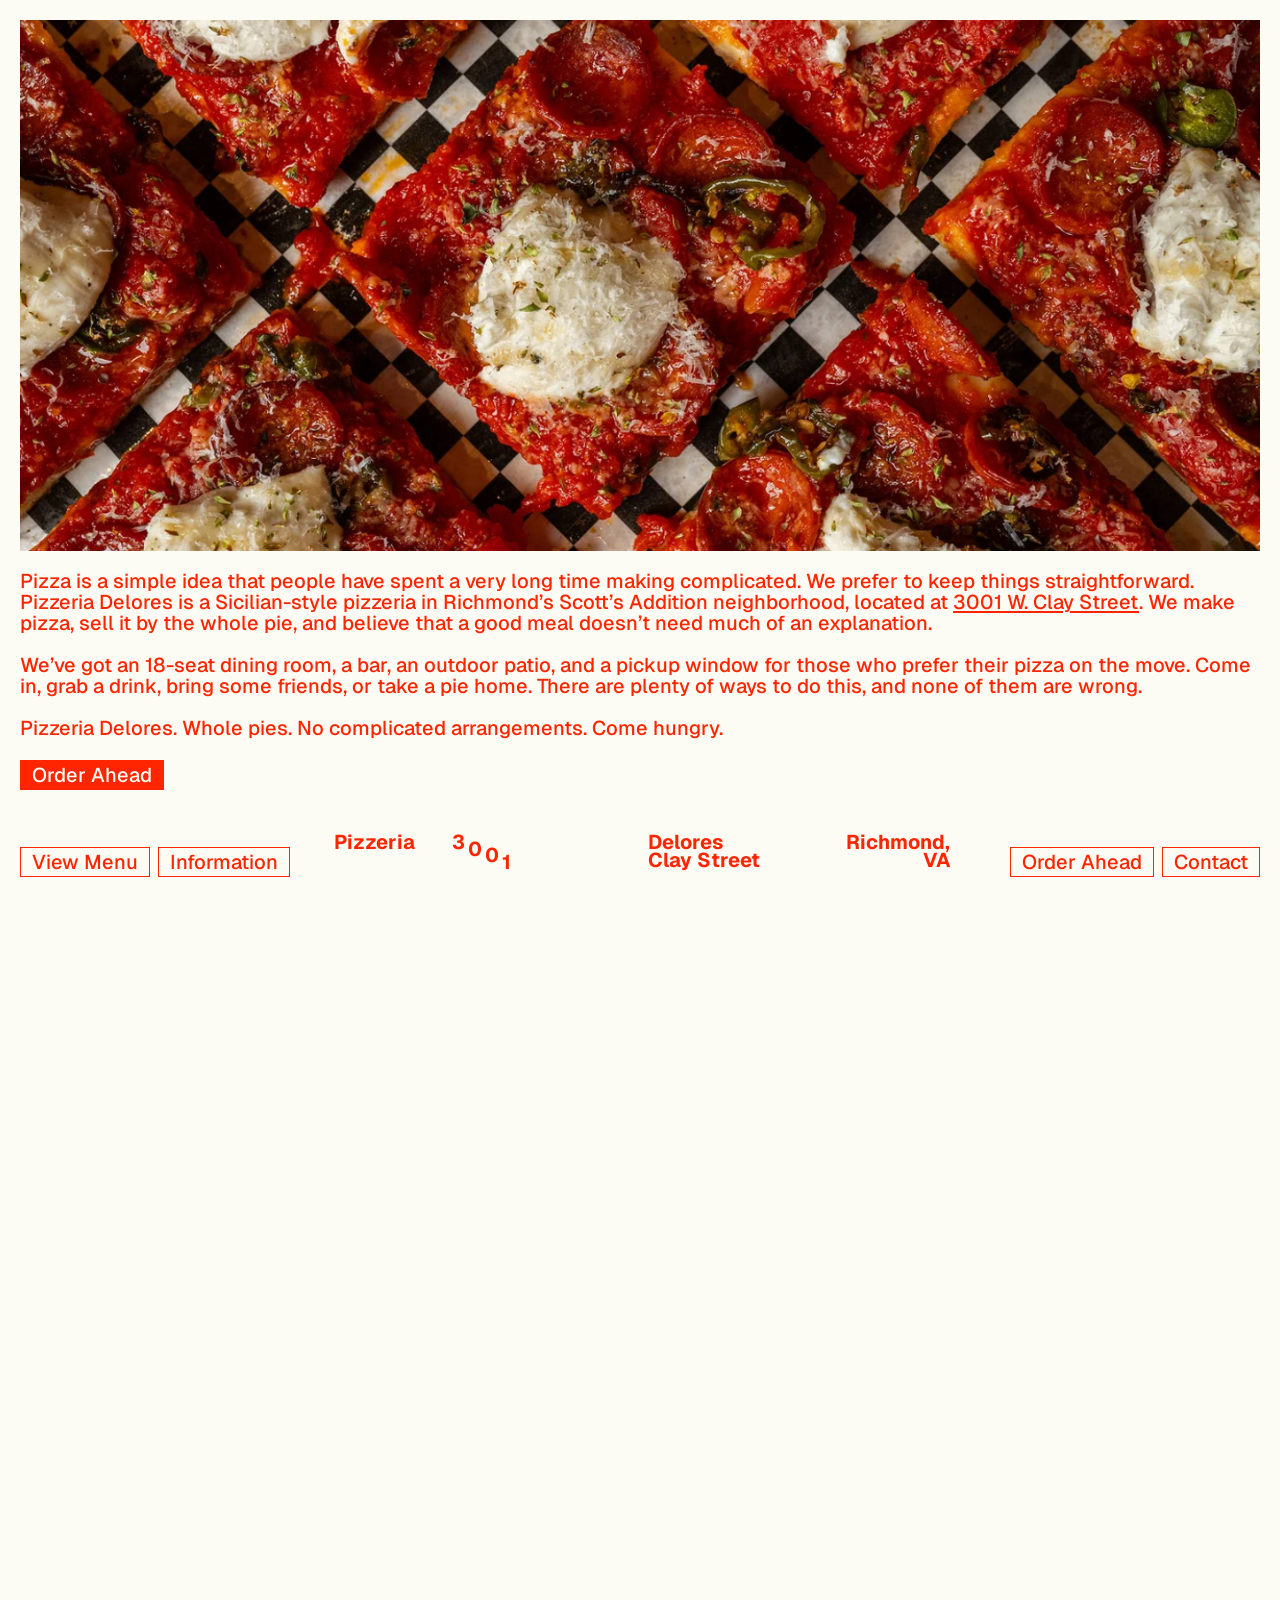
<file: index.html>
<!DOCTYPE html>
<html lang="en">
<head>
  <meta charset="utf-8">
  <meta name="viewport" content="width=device-width, initial-scale=1, viewport-fit=cover">
  <title>Pizzeria Delores | Whole pies in Scott’s Addition, Richmond</title>
  <meta name="description" content="Pizzeria Delores is a Sicilian-style pizzeria at 3001 W. Clay Street in Richmond, Virginia. Whole pies. No complicated arrangements.">
  <link rel="stylesheet" href="styles.css">
  <script>document.documentElement.classList.add("js");</script>
</head>
<body>

  <!-- Figma "Rectangle 1": a 20px soft-white border that stays fixed around the viewport while the page scrolls under it -->
  <div class="frame" aria-hidden="true"></div>

  <div class="site">

  <main class="page">

    <!--
      Hero carousel. Images crossfade every few seconds.
      Photos live in assets/PD_Hero_1.jpg ... PD_Hero_3.jpg. Add more and list them here (any number works).
    -->
    <div class="hero" id="hero" data-carousel data-interval="5000" role="img"
         aria-label="Photos of Pizzeria Delores pizzas and dining room">
      <img class="hero__slide is-active" src="assets/PD_Hero_1.jpg" width="1400" height="600" alt="">
      <img class="hero__slide" src="assets/PD_Hero_2.jpg" width="1400" height="600" alt="" loading="lazy">
      <img class="hero__slide" src="assets/PD_Hero_3.jpg" width="1400" height="600" alt="" loading="lazy">
    </div>

    <!-- Slides up over the pinned hero as you scroll -->
    <div class="cover">

    <section class="intro">
      <p>
        Pizza is a simple idea that people have spent a very long time making complicated.
        We prefer to keep things straightforward. Pizzeria Delores is a Sicilian-style pizzeria
        in Richmond’s Scott’s Addition neighborhood, located at
        <a href="https://maps.google.com/?q=3001+W.+Clay+Street+Richmond+VA+23230">3001 W. Clay Street</a>.
        We make pizza, sell it by the whole pie, and believe that a good meal doesn’t need much of an explanation.
      </p>
      <p>
        We’ve got an 18-seat dining room, a bar, an outdoor patio, and a pickup window for those who
        prefer their pizza on the move. Come in, grab a drink, bring some friends, or take a pie home.
        There are plenty of ways to do this, and none of them are wrong.
      </p>
      <p>Pizzeria Delores. Whole pies. No complicated arrangements. Come hungry.</p>

      <a class="btn btn--solid" href="https://order.toasttab.com/online/pizzeria-delores-3001-w-clay-st" target="_blank" rel="noopener">Order Ahead</a>
    </section>

    <!-- Tumble logo: letter outlines from Figma frame 2003:628 (d, e, l, o, r, e, s) -->
    <svg class="wordmark" id="wordmark" viewBox="0 0 1400 509.5" role="img" aria-label="Delores" xmlns="http://www.w3.org/2000/svg">
      <title>Delores</title>
      <g transform="translate(0 13.498)">
        <g class="tumble tumble-1"><path class="float float-1" d="M 147.1 304.1 L 151.8 292.4 C 152.7 290.2 153.8 287.7 155.5 284.6 C 123 294.2 101.8 293.1 71.2 280.6 C 4.9 253.4 -16.9 192.5 13.3 119 C 28.9 81.1 52.2 55.4 81.1 43 C 107.3 32.1 136.8 32.7 166.7 45 C 196.2 57.1 214.2 73.4 230.3 102.5 C 232.1 96.9 233.5 93.7 235.6 88.6 L 248 58.3 C 258.5 32.9 264.2 16.9 268.5 0 L 343.2 30.7 C 334.7 45 326.8 62.2 316.8 86.6 L 239.3 275.2 C 229.3 299.6 223.9 314.8 218.8 333.5 L 147.1 304.1 Z M 160.9 107.7 C 129.3 94.7 99.5 110.1 83.8 148.3 C 75.3 169.1 74.2 188.2 80.8 203.3 C 86 215.6 97 226.1 110.5 231.6 C 142.9 244.9 177.6 227.7 192.4 191.6 C 206.9 156.3 194.1 121.3 160.9 107.7 Z"/></g>
      </g>
      <g transform="translate(241.626 248.539)">
        <g class="tumble tumble-2"><path class="float float-2" d="M 252.2 115.1 L 82.8 166.8 C 95.9 196.2 118.5 206.9 148.3 197.9 C 163.3 193.3 175 184.4 182 172.3 C 186.1 165.3 187.4 160.4 187.5 149.7 L 258.6 148.1 C 255.9 170.4 252.9 180.7 245.6 194.5 C 230.6 222.1 203.8 242.2 166.5 253.6 C 129.6 264.9 97.4 263.2 69.4 248.3 C 40.3 232.5 18.5 204.1 7.1 166.9 C -15.6 92.3 17.1 28.5 89 6.5 C 147.8 -11.4 198.5 8.1 228.8 60.1 C 235.5 71.2 241.9 86.6 249.5 107.7 C 250 109.2 250.7 111.5 252.2 115.1 Z M 68.1 114.5 L 164.8 85 C 152.2 62.5 132.1 54.7 106.2 62.6 C 79.4 70.7 66.9 87.7 68.1 114.5 Z"/></g>
      </g>
      <g transform="translate(442.972 6.833)">
        <g class="tumble tumble-3"><path class="float float-3" d="M 230.1 0 L 288.7 57.8 C 275.4 67.9 263.5 78.8 244.6 97.9 L 98 246.2 C 81.4 263 71.5 274.2 58.5 290.7 L 0 232.9 C 14.1 222 24.1 213 44 192.8 L 190.6 44.5 C 210.3 24.6 221.3 12.3 230.1 0 Z"/></g>
      </g>
      <g transform="translate(531.903 226.556)">
        <g class="tumble tumble-4"><path class="float float-4" d="M 218.4 231 C 158.8 283.1 87.8 278.4 35.7 218.8 C -16.2 159.6 -11.2 88.8 48.6 36.5 C 108.4 -15.9 179.2 -11.5 230.6 47.2 C 282.2 106.1 277.3 179.4 218.4 231 Z M 87.8 80.6 C 61.7 103.4 63.4 136.5 92 169 C 120.7 201.9 153.5 208.3 179.3 185.7 C 205 163.2 203 130.9 174.2 98.1 C 145.2 64.9 113 58.6 87.8 80.6 Z"/></g>
      </g>
      <g transform="translate(734.127 28.169)">
        <g class="tumble tumble-5"><path class="float float-5" d="M 147.8 0 L 180.1 65.8 C 162.8 73.6 154.1 78.5 144.9 86.5 C 129.8 99.7 122.8 115.2 123.5 133.3 C 124.1 145.4 127.4 153.4 137.6 167.5 L 178 213.8 C 194.5 232.8 204.9 243.5 219.1 256.2 L 157.7 309.7 C 146.5 293.4 137.8 282.2 121 262.9 L 41.4 171.5 C 22.5 149.8 12.9 139.9 0 128.7 L 59.1 77.3 L 79.5 100.7 C 77.5 69.1 88.3 45.6 115.3 22 C 124.8 13.8 131.2 9.2 147.8 0 Z"/></g>
      </g>
      <g transform="translate(960.875 219.397)">
        <g class="tumble tumble-6"><path class="float float-6" d="M 194.6 239.5 L 80.6 104 C 58.7 127.6 57.7 152.6 77.7 176.4 C 87.8 188.5 100.6 195.7 114.4 197.5 C 122.5 198.4 127.5 197.7 137.4 193.6 L 166.7 258.4 C 145.2 264.6 134.5 265.9 119 264.6 C 87.7 261.6 58.7 244.9 33.6 215.1 C 8.8 185.6 -2.3 155.3 0.4 123.7 C 3.5 90.7 21 59.5 50.8 34.5 C 110.4 -15.7 182 -10.7 230.4 46.8 C 270 93.8 272 148.2 236 196.5 C 228.4 207 216.8 218.8 200.4 234.2 C 199.2 235.2 197.4 236.7 194.6 239.5 Z M 122.9 70 L 188 147.4 C 203.7 126.9 203.1 105.4 185.6 84.6 C 167.6 63.2 147.1 58.4 122.9 70 Z"/></g>
      </g>
      <g transform="translate(1129.79 0)">
        <g class="tumble tumble-7"><path class="float float-7" d="M 104.4 252.5 L 143 184.2 C 161.9 193 177.1 187.5 192.5 166.1 C 206.3 146.9 208.7 132.2 198.8 125 C 194 121.6 188.1 121.1 182.3 123.8 C 176.5 126.4 172.2 129.6 156 144.6 C 133.8 165.4 121.6 175.6 110.5 183.6 C 93.7 194.7 78.7 200 64.8 199.1 C 52.5 198 39.6 193 28.7 185.2 C -9.6 157.6 -9.6 108.5 28.8 55.2 C 50.7 24.9 73.8 7.1 98.3 2 C 115.2 -1.8 128.1 -0.3 149.7 7.5 L 111.9 74 C 97.7 66.1 86.2 69.9 73.8 87.2 C 61.8 103.8 59.8 117.9 68.1 123.9 C 76.7 130.1 84.8 125.7 114.6 99.2 C 143.9 72.7 153.9 64.9 167.7 57.9 C 192.9 44.5 215.6 45.9 238.6 62.5 C 255.5 74.7 266.7 91.5 269.3 109.4 C 273.6 135.8 262.7 167.7 238 201.8 C 209 242 177.7 262.6 145.5 262.7 C 132 262.7 122 260.3 104.4 252.5 Z"/></g>
      </g>
    </svg>

    </div>

  </main>

  <footer class="site-footer">
    <a class="footer-logo" href="index.html" aria-label="Pizzeria Delores, home">
      <svg viewBox="0 0 84.149 70" aria-hidden="true" xmlns="http://www.w3.org/2000/svg"><path d="M 82.18940965757604 37.014449827696836 C 83.63414518311053 35.123347269749864 84.67864701043825 31.994486226968036 83.86356748587579 29.61390921424524 C 83.74582982165664 29.269959025193995 83.47009695053951 28.46485637761459 82.56649157515423 28.261621174081213 L 82.17961433372602 28.174697321153108 C 82.15645866734492 27.770898736423415 82.14256465758051 27.3770743534671 82.18566982249901 27.092081959726478 C 82.20953797239262 27.04630505729142 82.25460415769756 26.970069486381792 82.28648773118177 26.916633411228325 C 82.40244419192803 26.720879267771547 82.54689997194127 26.477566941518106 82.63275406002201 26.196849442283195 C 82.95657715290962 25.137212135159885 82.85326805219186 24.04925363866524 82.34188403826032 23.13424993319792 C 81.81037242083848 22.18326591341643 80.89394121684602 21.49714694838546 79.76127281155104 21.20182358613135 C 79.6365884516643 21.169227581880257 79.51884861099907 21.15622531490213 79.41393562877158 21.15141606820467 C 79.29299179405453 20.93108132911562 79.1992990177676 20.770595389143182 79.0874393292557 20.63611460620009 C 77.37926354253814 18.583991297907925 74.6004081021674 18.14528125520041 72.47970520043143 19.591973826164562 C 72.26845426895142 19.73642934172073 72.06147547817586 19.95800994033299 71.86126802521464 20.17264484131468 C 71.38301444683943 20.098724941776048 70.67480993348784 20.01732416264631 70.00596737117789 20.246564905413614 C 69.26908277674966 20.49896130021154 68.87418907924608 20.986298827957405 68.63390450567773 21.299434218801604 C 68.40876016162889 21.28732204158987 68.21318463183457 21.284649608787163 68.03132357889076 21.310477043341873 C 67.2996045297413 21.414321146028126 66.63343175544675 21.74794063198573 66.10779811373214 22.23029024135178 L 66.10779811373214 18.697453398317528 C 66.10779811373214 18.304342018001734 66.69043281461346 16.932637518129358 67.16458962075433 16.209647447314104 C 67.6287716789536 15.50161949665205 69.10254006093248 13.957851676697267 69.57064078375899 13.74749167022129 C 70.59839616435924 13.539447228948376 71.63701644873152 13.404254664296056 72.64161614171705 13.273692529341469 C 74.3695633167107 13.048904788413292 76.1564681015804 12.816635010663484 78.02513047833355 12.209244965266413 C 78.28465207488938 12.124815968647296 78.56911092350435 11.986772736457329 78.87049084414019 11.840714138115718 C 79.04255526736632 11.756997623914218 79.31828843575416 11.623229211912408 79.45205694184605 11.576205467900717 C 79.51279603654046 11.582261556506584 79.60719699653178 11.59544291054913 79.67506091573455 11.605061403944044 C 80.2140536047294 11.680584386268118 81.02877602226559 11.794581153723758 81.55672523274167 11.207140573552836 C 81.73288642820216 11.011030194195646 82.00256240912736 10.579979764803484 81.83103235118982 9.894929316371467 C 81.70118249910834 9.375530706223593 80.74716891720324 8.342611313256787 80.73772852990538 8.332814699921018 C 79.34464794755175 6.890753259362988 76.98704562093089 5.803507107267639 73.7304680372339 5.101535230613361 C 73.30689744369673 5.010159543693453 72.63573884548566 4.924839952014906 71.92539423801081 4.8343548654628234 C 71.15609176585644 4.736566847401141 69.89090217041031 4.575546086439155 69.52237081939263 4.448546352955867 C 69.39305532198294 4.34024924843049 69.1091320489729 4.063984846585849 68.93208025177596 3.8917425698265196 C 68.63105656758798 3.5987347727754715 68.37099984133323 3.345982088993164 68.1764922352385 3.1929767950423655 C 64.47710737475478 0.2846296178952077 60.28985104017709 -0.6617233139473349 56.06750419455275 0.4559812305859488 C 49.649287431313645 2.154892131481792 47.396417643614924 7.428676645938413 45.21764741523502 12.528971835031593 C 44.47488484509955 14.267959688778795 43.7075423210338 16.06412432820326 42.784699880193784 17.674687536715908 L 32.58409314692737 25.927888853142044 L 5.229235947551134 54.36140356353862 L 5.16315318404561 54.60150821663645 C 5.053787182519105 54.999250727358366 5.118801247297882 55.410530711902055 5.335573918037271 55.74628736907588 L 5.317049367945491 55.76694883896393 L 5.345726646184261 55.76195877599176 C 5.39328482243917 55.83356311563573 5.447968030230219 55.90160474061297 5.509241490213226 55.96537178958832 C 5.850876639063291 56.31983107572005 6.358697524105975 56.474799340533785 6.842116605292729 56.374339521368626 L 11.28800522994065 55.61483345528935 C 11.003190527082978 55.918350349420884 10.718553592094498 56.221867158618075 10.433916996843942 56.52538405274961 C 9.057936018790675 57.99273860320791 7.635109172817646 59.5099655851835 6.227244639859594 60.99050109752653 C 5.579598454084373 61.67181103715384 4.898109996865734 62.35508066705478 4.238885967283149 63.01590677698852 C 3.4343155559508687 63.82243521751308 2.60231444976067 64.65675120488355 1.8102125052058136 65.50816600586771 C 1.7204397631146469 65.60470717704436 1.593261769326549 65.73509054642432 1.4520122022784492 65.88043666234832 C 0.9003729813662961 66.4481058846265 0.49479255139868344 66.87256884824575 0.3009974181996624 67.16985153980251 C -0.1341510191448831 67.83691183107744 -0.0028761788047582254 68.38089173756597 0.11432712012579527 68.64557840894645 C 0.23491470777818926 68.91792426897052 0.5621221318548814 69.39510482683711 1.40035725909759 69.53029809219782 C 2.0333975594082716 69.6316485117308 3.7112927941897325 69.42111038299154 3.728392363985469 69.41897294005176 C 4.904700275599716 69.26703637503579 6.11111007150622 68.92165976664855 7.324466998369545 68.38997085868453 C 7.8486756942927425 68.96512114103932 8.488128590402697 69.3398866803709 9.233919159728103 69.5071415908237 C 11.008533925165427 69.9048841015456 12.995825650788797 68.98917004763622 14.54832400766636 68.04869512493522 C 15.585341663312507 69.15980918852614 17.28621401892454 69.60795677531216 18.633517633804555 69.3726599373035 L 19.00543281702123 69.30800655060305 L 29.76551317021467 55.51775553086668 L 34.23580381105472 55.51775553086668 L 34.23580381105472 58.930360666003345 L 36.46373717480549 59.9093099152924 L 40.227957281134586 66.17611691874406 L 37.445180245897 66.17611691874406 C 36.48813868139073 66.17611691874406 35.75000697804955 67.44896318526878 35.667002818710465 68.14220716557823 C 35.58720482456089 68.80837687771891 35.96179197223905 69.3781833136805 36.57791086079096 69.5279824420604 C 37.47474763749894 69.7461797445134 38.00679567987055 69.18314165264134 38.20700313283178 68.97135668133012 C 38.207359373883016 68.97082232059518 38.20789169153729 68.97046686287257 38.20824793258853 68.96993250213762 C 39.04381127585553 68.87481629579621 41.5255647967741 68.92629078026994 42.48741560641043 68.99878572028173 C 43.35361566639792 69.06433396999273 44.27093566726908 69.27148790114056 45.2420487519513 69.49093203986179 C 46.110208165486036 69.68704241921898 47.00775881650866 69.88956793255153 47.88909912724929 69.98806842241403 L 47.9968639970199 70 L 48.10444404935939 69.9882478037627 C 48.68921370582786 69.92430263683715 49.032810713792365 69.63503306067174 49.2180560448412 69.40365486003479 C 49.356455688456045 69.23087821880804 49.44676474402046 69.04456314824809 49.503941431769114 68.85682440810173 C 51.841060789030244 68.81603487197322 54.12688056897994 69.2574201609338 56.531151335389296 69.72409517834583 L 57.27088310349695 69.86730128836965 L 57.36279716064456 69.86730128836965 C 57.364756486322676 69.86730128836965 57.36653456049076 69.86730128836965 57.36849388616888 69.86730128836965 C 58.22614418647343 69.86730128836965 58.895878497135314 69.31993795832031 59.03623746244697 68.50379104231668 C 59.18532433751593 67.63581107024426 58.68391632430958 66.79205832443803 57.844078058733864 66.49726932665133 L 57.725447011174026 66.45558762417791 L 52.8118146857914 66.05125662847087 L 47.93933141786973 59.58495582210123 L 49.03815258305415 59.25472019499296 L 50.890610310135536 54.915713674131496 C 55.07822370927227 53.660322223551404 58.51612502915124 51.323559360044996 60.88031861125262 48.125944809717154 C 62.68913241542172 47.92057216954771 64.22186091284387 47.48631432180299 65.67211819887137 46.77151778286517 C 65.67532436804218 46.76991470074327 65.67834859030191 46.768311444605494 65.68155475947272 46.766886482590344 C 65.98382528184499 47.136842210875514 66.43447230851893 47.235523669297365 66.75134871635575 47.254048174996676 L 66.81172965826808 47.257788004326585 L 66.87211603598722 47.253868793648 C 68.95630424529547 47.11992237517232 71.2025826076447 47.19847292205296 73.37511847523417 47.27453026353605 C 75.77938924164353 47.35895926015517 78.2655959623469 47.44588068714588 80.60520899597661 47.25208585175817 C 81.69673148638644 47.161422647255876 82.11602508733692 46.74248433402888 82.20722279645312 45.65060722139611 C 82.33618204679816 44.10915458443981 82.27793677179928 42.48095849511628 82.22182880931939 40.90637551598346 C 82.17551747655718 39.607166433878604 82.12760183761284 38.266991391073624 82.18940965757604 37.014449827696836 Z M 69.64259999415108 24.25533987601565 C 70.18337388661882 24.11943412823732 70.43131873289875 23.671282294733764 70.59554584810402 23.374533967644417 C 70.7852442090687 23.031474378960997 70.86664605287756 22.926918621967047 71.0394229596162 22.895569459292588 C 71.2088155670162 22.864576537826938 71.2481798962233 22.87989477178742 71.46548693225128 22.96503624551576 C 71.67584726199485 23.047327800190416 71.96404864235664 23.160078171974764 72.36410733306487 23.19463350022011 L 72.93106198209766 23.24361548000469 L 73.25453053722704 22.775515773794062 C 73.70713475161895 22.12038952320127 74.39824322791837 21.6807896179931 75.10342237504894 21.59885430452725 C 75.66414576339986 21.53437477844268 76.16733245327828 21.69895712338284 76.59464356136834 22.085121808089447 C 76.6931442026 22.184691026886778 76.89905039827947 22.565690046851145 77.0098413562142 22.770706451120173 C 77.28094077534377 23.27247116124496 77.47705175334134 23.63530227768982 77.86286077379926 23.821794181567938 C 78.24671048317717 24.007573592411642 78.6198727593816 24.010245638364925 78.8923971455362 24.011848720486817 C 79.18718659633547 24.0139861634266 79.33502788600373 24.014877107844903 79.56052846650041 24.17696653404095 C 80.03201348866557 24.51592935678566 80.00636290374908 24.983673166833274 79.97341060765031 25.168918213209565 C 79.90109367976534 25.575566727609733 79.6136071239227 25.886564352697256 79.20410805056147 26.000739423896995 C 79.17097763358457 26.01000167674665 79.08281289497965 26.015879557491335 79.01209904703524 26.020688804188794 C 78.73049051467548 26.040103910255926 78.25900398492328 26.072700519664274 77.84718934280058 26.437668902876492 L 77.78324251162874 26.494309922669554 L 77.72998791242861 26.56128439530586 C 77.34097270023916 27.0509369574151 77.38460922854317 27.62234724057128 77.41631468114925 28.039682959385345 C 77.4522950268678 28.510810999870085 77.42593284228826 28.5275547188887 77.36252193707611 28.568344255017223 C 77.2424687040955 28.645292202176535 77.12900606968026 28.62587487587239 77.10994717420641 28.60948781344464 C 77.10994717420641 28.60948781344464 77.10513922499075 28.60343298691014 77.1001518503564 28.5874021643641 C 77.0657745898868 28.45879934809537 77.08679115879768 28.048589154165885 77.1006845594226 27.777133894509635 C 77.14574904869211 26.897219881755078 77.22109634331568 25.424520837279143 75.97086842387591 25.04263102584466 L 75.85793953764718 25.008252318581587 L 75.74002058077788 25.001664130866693 C 75.32820593865517 24.978330379465252 74.91194081465108 24.96906836549346 74.49353572392543 24.96906836549346 C 73.6202108500464 24.96906836549346 72.7386944701262 25.00985590035634 71.87730365526878 25.049398594908226 C 70.4997195388825 25.112987520624973 69.07528904496958 25.178536274633682 67.77198123655754 25.068279840805655 C 67.77126875445506 25.00326595025367 67.77963920011291 24.916877481005187 67.80635727874818 24.813745860736553 C 67.89185512507267 24.484401534704507 68.08511710860785 24.245897787949385 68.19501746480613 24.181774497765225 C 68.38845634032367 24.068846262833723 68.41909416119243 24.08006792726618 68.65813189657648 24.161825117473427 C 68.88594804583464 24.240019906209373 69.23043036836413 24.35864981595357 69.64277937577542 24.254983831217526 L 69.64259999415108 24.25533987601565 Z M 68.17452990898443 27.88917113625194 L 74.2591274273747 27.88917113625194 C 74.2591274273747 27.89023985772183 74.25913160208277 27.891130154515704 74.25895348155716 27.892198875985596 C 74.22885111420004 28.33856821350465 74.19750160077113 28.800255588573503 74.28424629058831 29.226141096398994 C 74.43867677607592 29.984042752593595 75.22685803880962 30.82815564128036 75.86631068011613 31.14146913945797 C 76.92612772322829 31.660689642272434 78.1015439926587 31.570025280539618 79.01013672078116 30.898690073525387 C 79.10044382816092 30.831894982237753 79.18647568411083 30.760825155696313 79.26805488173329 30.68565841458105 L 79.26805488173329 44.42140196541388 L 68.17452990898443 44.42140196541388 L 68.17452990898443 27.88917113625194 Z M 63.24023608196254 26.014809988170924 C 63.31077180637463 28.504574695170128 63.38380325619966 31.078769752429665 63.17219608827181 33.5133172790909 C 62.78086530732089 38.015662748465495 61.495904026328 42.07235122472033 59.456245946309075 45.2446726651479 C 57.128032648879596 48.86567917816629 53.92987792756493 51.20136804680812 49.95048752441912 52.18726356703461 C 47.84064995112756 52.70986836398696 45.76465452187769 52.70506198481917 43.571812858256315 52.70898063015348 C 43.24157742437288 52.70898063015348 42.90974012617365 52.70898110857274 42.575051683608 52.71058419069464 L 42.436829988348116 52.71129628029089 L 42.304131072795016 52.750303569929564 C 41.903894274479676 52.86768480670019 41.63368388579863 53.17619011820085 41.41637684977066 53.42377725402565 C 41.39286494163329 53.45067340955259 41.37131351109795 53.47543064607363 41.35243273650223 53.49573635383569 C 41.09807664275793 53.77075401496324 40.67539658725632 54.35587892376316 40.009225851389324 55.2869134783185 C 39.535247152855575 55.9495207889879 38.83558857713529 56.927578482397685 38.56912027429504 57.22005191498132 C 38.161046189192454 57.38873179026935 37.715745873045734 57.37020915843415 37.09784578102094 57.14738072557503 L 37.00344212435984 53.599581847321936 L 36.868424837207385 53.37728486992872 C 36.72646278664677 53.143591104088706 36.18711427525966 52.68849310581566 35.7049420322572 52.68849310581566 L 32.02621901315066 52.68849310581566 L 32.82099376089499 51.69013262028082 C 42.35970336411866 49.94188250572137 48.598198085622585 46.71345122493 53.63134953350068 40.933983936283745 C 57.50297710530343 36.48828084565182 58.183395218189744 30.584484955767742 55.36463806814922 25.893154101080846 C 52.989935372817655 21.940665804160762 48.80410508817964 19.880706112935858 44.10991696270866 20.22394383018628 L 45.10649875573264 19.430239797142214 L 45.20214993005388 19.24998192597017 C 46.132829615213886 17.49549746020083 46.94274333969414 15.622919763615762 47.72611733202445 13.81179308897245 C 48.47974523060434 12.069598963486422 49.258846848660376 10.267912741923121 50.128787423200755 8.61905365389324 C 51.78904878129035 5.47131255429489 54.68119102179367 3.4085021265231785 58.06352157916967 2.959461009134238 C 61.36445092974541 2.5214633108260216 64.6281521382512 3.628124521212932 67.12753916161907 6.009057748602554 L 64.51967823543136 10.07625532193788 L 64.48583490230692 10.27076245925772 C 64.38056567301477 10.874946317850315 64.70866497284513 11.268592402370924 64.83228061277151 11.416788447965391 L 64.85276273278642 11.441547150931079 C 65.1400711332463 11.7917315425571 65.61850475148809 12.10344139525919 66.17281579884319 12.464313012532699 C 66.27630381404565 12.531820586237952 66.38424542185486 12.602000221158129 66.48844592056983 12.67164523680784 C 65.01485492425496 14.15877114515888 63.473753861711316 16.158883205114495 63.27657445040727 18.83941471049753 C 63.10344130722076 21.193986183986404 63.172905264647966 23.64510066535726 63.240056700338215 26.015524795666394 L 63.24023608196254 26.014809988170924 Z M 44.414324861300805 59.71783391508025 L 49.23212934864125 66.06728679808408 L 48.64895968792998 66.06728679808408 C 48.27330352302077 66.06728679808408 47.97477636050651 66.21868839347539 47.75568812100565 66.51864288613562 C 46.95966755429079 66.34871617457935 46.15206753001343 66.31807962172405 45.363884207618575 66.28833354183503 C 44.77875829346863 66.26624663201022 44.21963732150762 66.2450483212876 43.697744194345894 66.1682784973869 L 39.71586079430734 59.742767922545774 L 40.26714401234147 59.5803245218264 L 42.28507041625778 56.919566412760524 L 42.28507041625778 58.836674679810116 L 44.41450152502174 59.717654533731576 L 44.414324861300805 59.71783391508025 Z M 46.840146053629844 57.03000009396166 C 46.3173623459653 57.18300538791246 45.77569846753612 57.17053705708046 45.11469323448065 56.987785683240645 L 45.11469323448065 55.53040463384733 C 45.999595952167034 55.53218583624186 46.79686165837656 55.50350564894483 47.54478968885632 55.4440134891668 L 46.840146053629844 57.03000009396166 Z M 52.540002602663535 26.76505345370055 C 54.707194902301595 29.774573070448803 54.82101373202454 33.781566118373206 52.837107494822554 37.22195871542143 C 51.77639982874033 39.061406409567375 49.29286820445744 41.47208602473304 47.43400251050601 42.93374080078474 C 43.28735674877835 46.194053888797384 38.229978589477355 47.66122812362916 33.084611365274846 48.72389351022353 L 35.39234237282045 47.225727665100145 L 35.43384475772328 47.19722777385494 C 35.84619376513457 46.89834201012953 36.259966019647656 46.60016727432098 36.673918080457476 46.301815875062985 C 39.116841000448915 44.540919205553394 41.64294552383592 42.720352417567476 43.96064970803521 40.69797515731395 C 43.993245762377725 40.66965403960597 44.0413395407796 40.63100205424404 44.0994068302647 40.583978310232354 C 44.895071181765324 39.94007362852087 45.607017473070194 39.294030809464935 45.58136811970369 38.472540248787176 C 45.568899683449594 38.07337279446361 45.3701178252323 37.708226282684386 45.03596372672162 37.47061387947266 C 44.78303260000235 37.29089056387032 44.52653896016921 37.21964306528402 44.276635875107125 37.21964306528402 C 43.61509627676307 37.21964306528402 42.99986813858295 37.719093462987416 42.621362039623676 38.02635088715725 C 42.52998621228355 38.10044890995449 42.40494665639635 38.201977142204846 42.359704043594505 38.22976390075381 C 41.521112616203084 38.731172396211775 40.28460025652848 39.251283435693296 39.23725159525926 37.98253291589507 C 39.217836459356256 37.955992998922746 39.17437370434661 37.8688924639658 39.14569630136032 37.811359622873624 C 39.0037342507997 37.52672346503341 38.76630115071889 37.05060733630015 38.212702576259495 36.81816042796196 L 38.12399836302612 36.78075398096523 L 38.02959470636502 36.76151669026968 C 37.34792750453065 36.62258290548746 36.81605960819371 37.046866763794675 36.49829259862046 37.30068810219425 C 36.43452545165206 37.351630494194445 36.33798324295935 37.428756491621904 36.3020028972408 37.44924031998837 C 34.94846509143931 38.18772683295706 33.934959848229006 38.182738638540606 32.91432928152028 37.433386813824605 C 32.885829999412124 37.41094366279099 32.8144029513205 37.33079081611345 32.76720101682185 37.27771098216879 C 32.528341410278536 37.00964001665043 32.12828235859877 36.5609547954245 31.449286940740105 36.506450001953006 L 31.363789853517552 36.499682432889436 L 31.278469430015935 36.507697517696045 C 30.696549707597523 36.56291479358516 30.24715092052682 37.042769573184216 29.81271499854522 37.50677281072635 C 29.72971083920614 37.59547669123439 29.61589286944482 37.71713164404661 29.57332206716071 37.75382441423642 C 26.03210797314766 40.811080193713224 22.72352126948314 43.352857677867284 19.45892858866249 45.524143370581754 C 17.68823253031965 46.70169631079349 16.153012055218536 47.653390721484215 14.859500844673734 48.37531206336464 C 18.48229416815967 44.62196220403922 22.12770520425629 40.857926584183865 25.67871598107106 37.191143174038814 L 27.546489093805853 35.26245665630215 C 28.261464838803654 34.52397014333346 28.975906770586988 33.751996988587074 29.732384645684178 32.93460315138085 C 33.48965881013919 28.874174166321296 37.74798492122166 24.27190343335125 42.89548977644749 23.226693839446547 C 46.77246108607061 22.43975856454696 50.377618274138314 23.76230242522807 52.5398232210392 26.76505345370055 L 52.540002602663535 26.76505345370055 Z M 24.29472151964927 50.19872890842256 L 24.31538302128852 50.185905859891676 C 29.258405395076302 47.004500181050915 33.588337389109 43.77607144829006 37.52319766296549 40.33639128057549 C 37.53584422009771 40.34832533718282 37.54884743038759 40.36026030683442 37.5620283488271 40.37183812223294 C 37.942671908940724 40.70545734277069 38.36838017596846 40.976556132957064 38.82080628275325 41.17872260755562 C 35.50616171215027 43.78711546191124 32.18724120002481 46.106955071106846 28.931554409166857 48.090324022509485 L 28.82129722197935 48.15747244069602 C 27.491093211399704 48.96809768962647 26.116537858613697 49.805620330940336 24.73076019775871 50.40641989539505 L 23.635852813468862 50.60003760019438 L 24.294542138024934 50.19872890842256 L 24.29472151964927 50.19872890842256 Z M 16.95134742628453 50.40677322229395 C 18.829628293297805 49.34909518077252 20.630070785129003 48.14304396306825 22.14338275053761 47.102465499569675 C 25.54085338879777 44.76713097703895 28.65226010785049 42.32296480502994 31.402797203100096 39.829459589226026 C 31.89654728990992 40.12211115037666 32.38727141595735 40.350997228529046 32.87834967632423 40.5168271741466 C 26.88904728690992 45.38610024986812 21.103692291701986 49.167770958827475 15.247446222137754 52.045481636203284 L 12.516146277277354 52.521951113069036 C 13.99009348880645 52.082706578492584 15.392793155961579 51.28864887881221 16.604547029426378 50.60288595857937 L 16.95134742628453 50.40677322229395 Z M 10.612037514001244 52.85432300896604 L 10.50979678288911 52.872136120469094 L 10.523333980243713 52.8569974218008 C 10.553080105844572 52.85628494079322 10.582469509278514 52.85539173043593 10.612037514001244 52.85432300896604 Z"/><path transform="translate(56.482 5.884)" d="M 4.663025228349257 1.0856744456443845 C 4.159478590750527 0.3263478432542556 3.313937520953186 -0.06605081909715019 2.345496395724088 0.009115922274886338 C 0.7181875601937173 0.13504693787032618 -0.06411586005670457 1.470236377999829 0.004104289215770094 2.7242028892618486 C 0.08212106728999265 4.156824051502436 1.1691912270556288 5.212007999420166 2.548556375485891 5.212007999420166 C 2.577055654929554 5.212007999420166 2.6057333604679553 5.211473741948304 2.6345888816345697 5.210583140748 C 3.5884241652319195 5.180480819547343 4.378744280349982 4.692430940426588 4.802671091934243 3.87165289121303 C 5.256878359726496 2.9920950901207064 5.202194742992411 1.898615262554921 4.662845846741694 1.0856744456443845 L 4.663025228349257 1.0856744456443845 Z"/></svg>
    </a>
    <nav class="footer-nav footer-nav--left" aria-label="Primary">
      <a class="btn" href="menu.html">View Menu</a>
      <a class="btn" href="information.html">Information</a>
    </nav>

    <p class="footer-col footer-col--name"><a class="footer-home" href="index.html" aria-label="Pizzeria Delores, home">Pizzeria</a></p>

    <p class="footer-col footer-col--number"><a class="footer-home" href="index.html" aria-label="Pizzeria Delores, home">
      <span aria-hidden="true">3</span><span aria-hidden="true">0</span><span aria-hidden="true">0</span><span aria-hidden="true">1</span></a></p>

    <p class="footer-col footer-col--street"><a class="footer-home" href="index.html" aria-label="Pizzeria Delores, home">Delores<br>Clay Street</a></p>

    <p class="footer-col footer-col--city"><a class="footer-home" href="index.html" aria-label="Pizzeria Delores, home">Richmond,<br><span>VA</span></a></p>

    <nav class="footer-nav footer-nav--right" aria-label="Secondary">
      <a class="btn" href="https://order.toasttab.com/online/pizzeria-delores-3001-w-clay-st" target="_blank" rel="noopener">Order Ahead</a>
      <a class="btn" href="contact.html">Contact<span class="btn__more">&nbsp;Us</span></a>
    </nav>
  </footer>
  </div><!-- /.site -->

  <!-- Reveal footer (Figma "Footer"): sits fixed underneath the site and is uncovered as the page scrolls to the end -->
  <div class="end-footer">
    <!-- Menu bar repeated at the top of the revealed footer (Figma "Footer") -->
    <div class="site-footer end-nav">
    <a class="footer-logo" href="index.html" aria-label="Pizzeria Delores, home">
      <svg viewBox="0 0 84.149 70" aria-hidden="true" xmlns="http://www.w3.org/2000/svg"><path d="M 82.18940965757604 37.014449827696836 C 83.63414518311053 35.123347269749864 84.67864701043825 31.994486226968036 83.86356748587579 29.61390921424524 C 83.74582982165664 29.269959025193995 83.47009695053951 28.46485637761459 82.56649157515423 28.261621174081213 L 82.17961433372602 28.174697321153108 C 82.15645866734492 27.770898736423415 82.14256465758051 27.3770743534671 82.18566982249901 27.092081959726478 C 82.20953797239262 27.04630505729142 82.25460415769756 26.970069486381792 82.28648773118177 26.916633411228325 C 82.40244419192803 26.720879267771547 82.54689997194127 26.477566941518106 82.63275406002201 26.196849442283195 C 82.95657715290962 25.137212135159885 82.85326805219186 24.04925363866524 82.34188403826032 23.13424993319792 C 81.81037242083848 22.18326591341643 80.89394121684602 21.49714694838546 79.76127281155104 21.20182358613135 C 79.6365884516643 21.169227581880257 79.51884861099907 21.15622531490213 79.41393562877158 21.15141606820467 C 79.29299179405453 20.93108132911562 79.1992990177676 20.770595389143182 79.0874393292557 20.63611460620009 C 77.37926354253814 18.583991297907925 74.6004081021674 18.14528125520041 72.47970520043143 19.591973826164562 C 72.26845426895142 19.73642934172073 72.06147547817586 19.95800994033299 71.86126802521464 20.17264484131468 C 71.38301444683943 20.098724941776048 70.67480993348784 20.01732416264631 70.00596737117789 20.246564905413614 C 69.26908277674966 20.49896130021154 68.87418907924608 20.986298827957405 68.63390450567773 21.299434218801604 C 68.40876016162889 21.28732204158987 68.21318463183457 21.284649608787163 68.03132357889076 21.310477043341873 C 67.2996045297413 21.414321146028126 66.63343175544675 21.74794063198573 66.10779811373214 22.23029024135178 L 66.10779811373214 18.697453398317528 C 66.10779811373214 18.304342018001734 66.69043281461346 16.932637518129358 67.16458962075433 16.209647447314104 C 67.6287716789536 15.50161949665205 69.10254006093248 13.957851676697267 69.57064078375899 13.74749167022129 C 70.59839616435924 13.539447228948376 71.63701644873152 13.404254664296056 72.64161614171705 13.273692529341469 C 74.3695633167107 13.048904788413292 76.1564681015804 12.816635010663484 78.02513047833355 12.209244965266413 C 78.28465207488938 12.124815968647296 78.56911092350435 11.986772736457329 78.87049084414019 11.840714138115718 C 79.04255526736632 11.756997623914218 79.31828843575416 11.623229211912408 79.45205694184605 11.576205467900717 C 79.51279603654046 11.582261556506584 79.60719699653178 11.59544291054913 79.67506091573455 11.605061403944044 C 80.2140536047294 11.680584386268118 81.02877602226559 11.794581153723758 81.55672523274167 11.207140573552836 C 81.73288642820216 11.011030194195646 82.00256240912736 10.579979764803484 81.83103235118982 9.894929316371467 C 81.70118249910834 9.375530706223593 80.74716891720324 8.342611313256787 80.73772852990538 8.332814699921018 C 79.34464794755175 6.890753259362988 76.98704562093089 5.803507107267639 73.7304680372339 5.101535230613361 C 73.30689744369673 5.010159543693453 72.63573884548566 4.924839952014906 71.92539423801081 4.8343548654628234 C 71.15609176585644 4.736566847401141 69.89090217041031 4.575546086439155 69.52237081939263 4.448546352955867 C 69.39305532198294 4.34024924843049 69.1091320489729 4.063984846585849 68.93208025177596 3.8917425698265196 C 68.63105656758798 3.5987347727754715 68.37099984133323 3.345982088993164 68.1764922352385 3.1929767950423655 C 64.47710737475478 0.2846296178952077 60.28985104017709 -0.6617233139473349 56.06750419455275 0.4559812305859488 C 49.649287431313645 2.154892131481792 47.396417643614924 7.428676645938413 45.21764741523502 12.528971835031593 C 44.47488484509955 14.267959688778795 43.7075423210338 16.06412432820326 42.784699880193784 17.674687536715908 L 32.58409314692737 25.927888853142044 L 5.229235947551134 54.36140356353862 L 5.16315318404561 54.60150821663645 C 5.053787182519105 54.999250727358366 5.118801247297882 55.410530711902055 5.335573918037271 55.74628736907588 L 5.317049367945491 55.76694883896393 L 5.345726646184261 55.76195877599176 C 5.39328482243917 55.83356311563573 5.447968030230219 55.90160474061297 5.509241490213226 55.96537178958832 C 5.850876639063291 56.31983107572005 6.358697524105975 56.474799340533785 6.842116605292729 56.374339521368626 L 11.28800522994065 55.61483345528935 C 11.003190527082978 55.918350349420884 10.718553592094498 56.221867158618075 10.433916996843942 56.52538405274961 C 9.057936018790675 57.99273860320791 7.635109172817646 59.5099655851835 6.227244639859594 60.99050109752653 C 5.579598454084373 61.67181103715384 4.898109996865734 62.35508066705478 4.238885967283149 63.01590677698852 C 3.4343155559508687 63.82243521751308 2.60231444976067 64.65675120488355 1.8102125052058136 65.50816600586771 C 1.7204397631146469 65.60470717704436 1.593261769326549 65.73509054642432 1.4520122022784492 65.88043666234832 C 0.9003729813662961 66.4481058846265 0.49479255139868344 66.87256884824575 0.3009974181996624 67.16985153980251 C -0.1341510191448831 67.83691183107744 -0.0028761788047582254 68.38089173756597 0.11432712012579527 68.64557840894645 C 0.23491470777818926 68.91792426897052 0.5621221318548814 69.39510482683711 1.40035725909759 69.53029809219782 C 2.0333975594082716 69.6316485117308 3.7112927941897325 69.42111038299154 3.728392363985469 69.41897294005176 C 4.904700275599716 69.26703637503579 6.11111007150622 68.92165976664855 7.324466998369545 68.38997085868453 C 7.8486756942927425 68.96512114103932 8.488128590402697 69.3398866803709 9.233919159728103 69.5071415908237 C 11.008533925165427 69.9048841015456 12.995825650788797 68.98917004763622 14.54832400766636 68.04869512493522 C 15.585341663312507 69.15980918852614 17.28621401892454 69.60795677531216 18.633517633804555 69.3726599373035 L 19.00543281702123 69.30800655060305 L 29.76551317021467 55.51775553086668 L 34.23580381105472 55.51775553086668 L 34.23580381105472 58.930360666003345 L 36.46373717480549 59.9093099152924 L 40.227957281134586 66.17611691874406 L 37.445180245897 66.17611691874406 C 36.48813868139073 66.17611691874406 35.75000697804955 67.44896318526878 35.667002818710465 68.14220716557823 C 35.58720482456089 68.80837687771891 35.96179197223905 69.3781833136805 36.57791086079096 69.5279824420604 C 37.47474763749894 69.7461797445134 38.00679567987055 69.18314165264134 38.20700313283178 68.97135668133012 C 38.207359373883016 68.97082232059518 38.20789169153729 68.97046686287257 38.20824793258853 68.96993250213762 C 39.04381127585553 68.87481629579621 41.5255647967741 68.92629078026994 42.48741560641043 68.99878572028173 C 43.35361566639792 69.06433396999273 44.27093566726908 69.27148790114056 45.2420487519513 69.49093203986179 C 46.110208165486036 69.68704241921898 47.00775881650866 69.88956793255153 47.88909912724929 69.98806842241403 L 47.9968639970199 70 L 48.10444404935939 69.9882478037627 C 48.68921370582786 69.92430263683715 49.032810713792365 69.63503306067174 49.2180560448412 69.40365486003479 C 49.356455688456045 69.23087821880804 49.44676474402046 69.04456314824809 49.503941431769114 68.85682440810173 C 51.841060789030244 68.81603487197322 54.12688056897994 69.2574201609338 56.531151335389296 69.72409517834583 L 57.27088310349695 69.86730128836965 L 57.36279716064456 69.86730128836965 C 57.364756486322676 69.86730128836965 57.36653456049076 69.86730128836965 57.36849388616888 69.86730128836965 C 58.22614418647343 69.86730128836965 58.895878497135314 69.31993795832031 59.03623746244697 68.50379104231668 C 59.18532433751593 67.63581107024426 58.68391632430958 66.79205832443803 57.844078058733864 66.49726932665133 L 57.725447011174026 66.45558762417791 L 52.8118146857914 66.05125662847087 L 47.93933141786973 59.58495582210123 L 49.03815258305415 59.25472019499296 L 50.890610310135536 54.915713674131496 C 55.07822370927227 53.660322223551404 58.51612502915124 51.323559360044996 60.88031861125262 48.125944809717154 C 62.68913241542172 47.92057216954771 64.22186091284387 47.48631432180299 65.67211819887137 46.77151778286517 C 65.67532436804218 46.76991470074327 65.67834859030191 46.768311444605494 65.68155475947272 46.766886482590344 C 65.98382528184499 47.136842210875514 66.43447230851893 47.235523669297365 66.75134871635575 47.254048174996676 L 66.81172965826808 47.257788004326585 L 66.87211603598722 47.253868793648 C 68.95630424529547 47.11992237517232 71.2025826076447 47.19847292205296 73.37511847523417 47.27453026353605 C 75.77938924164353 47.35895926015517 78.2655959623469 47.44588068714588 80.60520899597661 47.25208585175817 C 81.69673148638644 47.161422647255876 82.11602508733692 46.74248433402888 82.20722279645312 45.65060722139611 C 82.33618204679816 44.10915458443981 82.27793677179928 42.48095849511628 82.22182880931939 40.90637551598346 C 82.17551747655718 39.607166433878604 82.12760183761284 38.266991391073624 82.18940965757604 37.014449827696836 Z M 69.64259999415108 24.25533987601565 C 70.18337388661882 24.11943412823732 70.43131873289875 23.671282294733764 70.59554584810402 23.374533967644417 C 70.7852442090687 23.031474378960997 70.86664605287756 22.926918621967047 71.0394229596162 22.895569459292588 C 71.2088155670162 22.864576537826938 71.2481798962233 22.87989477178742 71.46548693225128 22.96503624551576 C 71.67584726199485 23.047327800190416 71.96404864235664 23.160078171974764 72.36410733306487 23.19463350022011 L 72.93106198209766 23.24361548000469 L 73.25453053722704 22.775515773794062 C 73.70713475161895 22.12038952320127 74.39824322791837 21.6807896179931 75.10342237504894 21.59885430452725 C 75.66414576339986 21.53437477844268 76.16733245327828 21.69895712338284 76.59464356136834 22.085121808089447 C 76.6931442026 22.184691026886778 76.89905039827947 22.565690046851145 77.0098413562142 22.770706451120173 C 77.28094077534377 23.27247116124496 77.47705175334134 23.63530227768982 77.86286077379926 23.821794181567938 C 78.24671048317717 24.007573592411642 78.6198727593816 24.010245638364925 78.8923971455362 24.011848720486817 C 79.18718659633547 24.0139861634266 79.33502788600373 24.014877107844903 79.56052846650041 24.17696653404095 C 80.03201348866557 24.51592935678566 80.00636290374908 24.983673166833274 79.97341060765031 25.168918213209565 C 79.90109367976534 25.575566727609733 79.6136071239227 25.886564352697256 79.20410805056147 26.000739423896995 C 79.17097763358457 26.01000167674665 79.08281289497965 26.015879557491335 79.01209904703524 26.020688804188794 C 78.73049051467548 26.040103910255926 78.25900398492328 26.072700519664274 77.84718934280058 26.437668902876492 L 77.78324251162874 26.494309922669554 L 77.72998791242861 26.56128439530586 C 77.34097270023916 27.0509369574151 77.38460922854317 27.62234724057128 77.41631468114925 28.039682959385345 C 77.4522950268678 28.510810999870085 77.42593284228826 28.5275547188887 77.36252193707611 28.568344255017223 C 77.2424687040955 28.645292202176535 77.12900606968026 28.62587487587239 77.10994717420641 28.60948781344464 C 77.10994717420641 28.60948781344464 77.10513922499075 28.60343298691014 77.1001518503564 28.5874021643641 C 77.0657745898868 28.45879934809537 77.08679115879768 28.048589154165885 77.1006845594226 27.777133894509635 C 77.14574904869211 26.897219881755078 77.22109634331568 25.424520837279143 75.97086842387591 25.04263102584466 L 75.85793953764718 25.008252318581587 L 75.74002058077788 25.001664130866693 C 75.32820593865517 24.978330379465252 74.91194081465108 24.96906836549346 74.49353572392543 24.96906836549346 C 73.6202108500464 24.96906836549346 72.7386944701262 25.00985590035634 71.87730365526878 25.049398594908226 C 70.4997195388825 25.112987520624973 69.07528904496958 25.178536274633682 67.77198123655754 25.068279840805655 C 67.77126875445506 25.00326595025367 67.77963920011291 24.916877481005187 67.80635727874818 24.813745860736553 C 67.89185512507267 24.484401534704507 68.08511710860785 24.245897787949385 68.19501746480613 24.181774497765225 C 68.38845634032367 24.068846262833723 68.41909416119243 24.08006792726618 68.65813189657648 24.161825117473427 C 68.88594804583464 24.240019906209373 69.23043036836413 24.35864981595357 69.64277937577542 24.254983831217526 L 69.64259999415108 24.25533987601565 Z M 68.17452990898443 27.88917113625194 L 74.2591274273747 27.88917113625194 C 74.2591274273747 27.89023985772183 74.25913160208277 27.891130154515704 74.25895348155716 27.892198875985596 C 74.22885111420004 28.33856821350465 74.19750160077113 28.800255588573503 74.28424629058831 29.226141096398994 C 74.43867677607592 29.984042752593595 75.22685803880962 30.82815564128036 75.86631068011613 31.14146913945797 C 76.92612772322829 31.660689642272434 78.1015439926587 31.570025280539618 79.01013672078116 30.898690073525387 C 79.10044382816092 30.831894982237753 79.18647568411083 30.760825155696313 79.26805488173329 30.68565841458105 L 79.26805488173329 44.42140196541388 L 68.17452990898443 44.42140196541388 L 68.17452990898443 27.88917113625194 Z M 63.24023608196254 26.014809988170924 C 63.31077180637463 28.504574695170128 63.38380325619966 31.078769752429665 63.17219608827181 33.5133172790909 C 62.78086530732089 38.015662748465495 61.495904026328 42.07235122472033 59.456245946309075 45.2446726651479 C 57.128032648879596 48.86567917816629 53.92987792756493 51.20136804680812 49.95048752441912 52.18726356703461 C 47.84064995112756 52.70986836398696 45.76465452187769 52.70506198481917 43.571812858256315 52.70898063015348 C 43.24157742437288 52.70898063015348 42.90974012617365 52.70898110857274 42.575051683608 52.71058419069464 L 42.436829988348116 52.71129628029089 L 42.304131072795016 52.750303569929564 C 41.903894274479676 52.86768480670019 41.63368388579863 53.17619011820085 41.41637684977066 53.42377725402565 C 41.39286494163329 53.45067340955259 41.37131351109795 53.47543064607363 41.35243273650223 53.49573635383569 C 41.09807664275793 53.77075401496324 40.67539658725632 54.35587892376316 40.009225851389324 55.2869134783185 C 39.535247152855575 55.9495207889879 38.83558857713529 56.927578482397685 38.56912027429504 57.22005191498132 C 38.161046189192454 57.38873179026935 37.715745873045734 57.37020915843415 37.09784578102094 57.14738072557503 L 37.00344212435984 53.599581847321936 L 36.868424837207385 53.37728486992872 C 36.72646278664677 53.143591104088706 36.18711427525966 52.68849310581566 35.7049420322572 52.68849310581566 L 32.02621901315066 52.68849310581566 L 32.82099376089499 51.69013262028082 C 42.35970336411866 49.94188250572137 48.598198085622585 46.71345122493 53.63134953350068 40.933983936283745 C 57.50297710530343 36.48828084565182 58.183395218189744 30.584484955767742 55.36463806814922 25.893154101080846 C 52.989935372817655 21.940665804160762 48.80410508817964 19.880706112935858 44.10991696270866 20.22394383018628 L 45.10649875573264 19.430239797142214 L 45.20214993005388 19.24998192597017 C 46.132829615213886 17.49549746020083 46.94274333969414 15.622919763615762 47.72611733202445 13.81179308897245 C 48.47974523060434 12.069598963486422 49.258846848660376 10.267912741923121 50.128787423200755 8.61905365389324 C 51.78904878129035 5.47131255429489 54.68119102179367 3.4085021265231785 58.06352157916967 2.959461009134238 C 61.36445092974541 2.5214633108260216 64.6281521382512 3.628124521212932 67.12753916161907 6.009057748602554 L 64.51967823543136 10.07625532193788 L 64.48583490230692 10.27076245925772 C 64.38056567301477 10.874946317850315 64.70866497284513 11.268592402370924 64.83228061277151 11.416788447965391 L 64.85276273278642 11.441547150931079 C 65.1400711332463 11.7917315425571 65.61850475148809 12.10344139525919 66.17281579884319 12.464313012532699 C 66.27630381404565 12.531820586237952 66.38424542185486 12.602000221158129 66.48844592056983 12.67164523680784 C 65.01485492425496 14.15877114515888 63.473753861711316 16.158883205114495 63.27657445040727 18.83941471049753 C 63.10344130722076 21.193986183986404 63.172905264647966 23.64510066535726 63.240056700338215 26.015524795666394 L 63.24023608196254 26.014809988170924 Z M 44.414324861300805 59.71783391508025 L 49.23212934864125 66.06728679808408 L 48.64895968792998 66.06728679808408 C 48.27330352302077 66.06728679808408 47.97477636050651 66.21868839347539 47.75568812100565 66.51864288613562 C 46.95966755429079 66.34871617457935 46.15206753001343 66.31807962172405 45.363884207618575 66.28833354183503 C 44.77875829346863 66.26624663201022 44.21963732150762 66.2450483212876 43.697744194345894 66.1682784973869 L 39.71586079430734 59.742767922545774 L 40.26714401234147 59.5803245218264 L 42.28507041625778 56.919566412760524 L 42.28507041625778 58.836674679810116 L 44.41450152502174 59.717654533731576 L 44.414324861300805 59.71783391508025 Z M 46.840146053629844 57.03000009396166 C 46.3173623459653 57.18300538791246 45.77569846753612 57.17053705708046 45.11469323448065 56.987785683240645 L 45.11469323448065 55.53040463384733 C 45.999595952167034 55.53218583624186 46.79686165837656 55.50350564894483 47.54478968885632 55.4440134891668 L 46.840146053629844 57.03000009396166 Z M 52.540002602663535 26.76505345370055 C 54.707194902301595 29.774573070448803 54.82101373202454 33.781566118373206 52.837107494822554 37.22195871542143 C 51.77639982874033 39.061406409567375 49.29286820445744 41.47208602473304 47.43400251050601 42.93374080078474 C 43.28735674877835 46.194053888797384 38.229978589477355 47.66122812362916 33.084611365274846 48.72389351022353 L 35.39234237282045 47.225727665100145 L 35.43384475772328 47.19722777385494 C 35.84619376513457 46.89834201012953 36.259966019647656 46.60016727432098 36.673918080457476 46.301815875062985 C 39.116841000448915 44.540919205553394 41.64294552383592 42.720352417567476 43.96064970803521 40.69797515731395 C 43.993245762377725 40.66965403960597 44.0413395407796 40.63100205424404 44.0994068302647 40.583978310232354 C 44.895071181765324 39.94007362852087 45.607017473070194 39.294030809464935 45.58136811970369 38.472540248787176 C 45.568899683449594 38.07337279446361 45.3701178252323 37.708226282684386 45.03596372672162 37.47061387947266 C 44.78303260000235 37.29089056387032 44.52653896016921 37.21964306528402 44.276635875107125 37.21964306528402 C 43.61509627676307 37.21964306528402 42.99986813858295 37.719093462987416 42.621362039623676 38.02635088715725 C 42.52998621228355 38.10044890995449 42.40494665639635 38.201977142204846 42.359704043594505 38.22976390075381 C 41.521112616203084 38.731172396211775 40.28460025652848 39.251283435693296 39.23725159525926 37.98253291589507 C 39.217836459356256 37.955992998922746 39.17437370434661 37.8688924639658 39.14569630136032 37.811359622873624 C 39.0037342507997 37.52672346503341 38.76630115071889 37.05060733630015 38.212702576259495 36.81816042796196 L 38.12399836302612 36.78075398096523 L 38.02959470636502 36.76151669026968 C 37.34792750453065 36.62258290548746 36.81605960819371 37.046866763794675 36.49829259862046 37.30068810219425 C 36.43452545165206 37.351630494194445 36.33798324295935 37.428756491621904 36.3020028972408 37.44924031998837 C 34.94846509143931 38.18772683295706 33.934959848229006 38.182738638540606 32.91432928152028 37.433386813824605 C 32.885829999412124 37.41094366279099 32.8144029513205 37.33079081611345 32.76720101682185 37.27771098216879 C 32.528341410278536 37.00964001665043 32.12828235859877 36.5609547954245 31.449286940740105 36.506450001953006 L 31.363789853517552 36.499682432889436 L 31.278469430015935 36.507697517696045 C 30.696549707597523 36.56291479358516 30.24715092052682 37.042769573184216 29.81271499854522 37.50677281072635 C 29.72971083920614 37.59547669123439 29.61589286944482 37.71713164404661 29.57332206716071 37.75382441423642 C 26.03210797314766 40.811080193713224 22.72352126948314 43.352857677867284 19.45892858866249 45.524143370581754 C 17.68823253031965 46.70169631079349 16.153012055218536 47.653390721484215 14.859500844673734 48.37531206336464 C 18.48229416815967 44.62196220403922 22.12770520425629 40.857926584183865 25.67871598107106 37.191143174038814 L 27.546489093805853 35.26245665630215 C 28.261464838803654 34.52397014333346 28.975906770586988 33.751996988587074 29.732384645684178 32.93460315138085 C 33.48965881013919 28.874174166321296 37.74798492122166 24.27190343335125 42.89548977644749 23.226693839446547 C 46.77246108607061 22.43975856454696 50.377618274138314 23.76230242522807 52.5398232210392 26.76505345370055 L 52.540002602663535 26.76505345370055 Z M 24.29472151964927 50.19872890842256 L 24.31538302128852 50.185905859891676 C 29.258405395076302 47.004500181050915 33.588337389109 43.77607144829006 37.52319766296549 40.33639128057549 C 37.53584422009771 40.34832533718282 37.54884743038759 40.36026030683442 37.5620283488271 40.37183812223294 C 37.942671908940724 40.70545734277069 38.36838017596846 40.976556132957064 38.82080628275325 41.17872260755562 C 35.50616171215027 43.78711546191124 32.18724120002481 46.106955071106846 28.931554409166857 48.090324022509485 L 28.82129722197935 48.15747244069602 C 27.491093211399704 48.96809768962647 26.116537858613697 49.805620330940336 24.73076019775871 50.40641989539505 L 23.635852813468862 50.60003760019438 L 24.294542138024934 50.19872890842256 L 24.29472151964927 50.19872890842256 Z M 16.95134742628453 50.40677322229395 C 18.829628293297805 49.34909518077252 20.630070785129003 48.14304396306825 22.14338275053761 47.102465499569675 C 25.54085338879777 44.76713097703895 28.65226010785049 42.32296480502994 31.402797203100096 39.829459589226026 C 31.89654728990992 40.12211115037666 32.38727141595735 40.350997228529046 32.87834967632423 40.5168271741466 C 26.88904728690992 45.38610024986812 21.103692291701986 49.167770958827475 15.247446222137754 52.045481636203284 L 12.516146277277354 52.521951113069036 C 13.99009348880645 52.082706578492584 15.392793155961579 51.28864887881221 16.604547029426378 50.60288595857937 L 16.95134742628453 50.40677322229395 Z M 10.612037514001244 52.85432300896604 L 10.50979678288911 52.872136120469094 L 10.523333980243713 52.8569974218008 C 10.553080105844572 52.85628494079322 10.582469509278514 52.85539173043593 10.612037514001244 52.85432300896604 Z"/><path transform="translate(56.482 5.884)" d="M 4.663025228349257 1.0856744456443845 C 4.159478590750527 0.3263478432542556 3.313937520953186 -0.06605081909715019 2.345496395724088 0.009115922274886338 C 0.7181875601937173 0.13504693787032618 -0.06411586005670457 1.470236377999829 0.004104289215770094 2.7242028892618486 C 0.08212106728999265 4.156824051502436 1.1691912270556288 5.212007999420166 2.548556375485891 5.212007999420166 C 2.577055654929554 5.212007999420166 2.6057333604679553 5.211473741948304 2.6345888816345697 5.210583140748 C 3.5884241652319195 5.180480819547343 4.378744280349982 4.692430940426588 4.802671091934243 3.87165289121303 C 5.256878359726496 2.9920950901207064 5.202194742992411 1.898615262554921 4.662845846741694 1.0856744456443845 L 4.663025228349257 1.0856744456443845 Z"/></svg>
    </a>
    <nav class="footer-nav footer-nav--left" aria-label="Primary">
      <a class="btn" href="menu.html">View Menu</a>
      <a class="btn" href="information.html">Information</a>
    </nav>

    <p class="footer-col footer-col--name"><a class="footer-home" href="index.html" aria-label="Pizzeria Delores, home">Pizzeria</a></p>

    <p class="footer-col footer-col--number"><a class="footer-home" href="index.html" aria-label="Pizzeria Delores, home">
      <span aria-hidden="true">3</span><span aria-hidden="true">0</span><span aria-hidden="true">0</span><span aria-hidden="true">1</span></a></p>

    <p class="footer-col footer-col--street"><a class="footer-home" href="index.html" aria-label="Pizzeria Delores, home">Delores<br>Clay Street</a></p>

    <p class="footer-col footer-col--city"><a class="footer-home" href="index.html" aria-label="Pizzeria Delores, home">Richmond,<br><span>VA</span></a></p>

    <nav class="footer-nav footer-nav--right" aria-label="Secondary">
      <a class="btn" href="https://order.toasttab.com/online/pizzeria-delores-3001-w-clay-st" target="_blank" rel="noopener">Order Ahead</a>
      <a class="btn" href="contact.html">Contact<span class="btn__more">&nbsp;Us</span></a>
    </nav>
  </div>
    <a class="end-footer__mark-link" href="index.html" aria-label="Pizzeria Delores, home">
    <svg class="end-footer__mark" viewBox="0 0 453 529" aria-hidden="true" xmlns="http://www.w3.org/2000/svg"><path d="M 215.82646132773868 193.12486108611054 L 215.74555645780475 193.12486108611054 L 215.74555645780475 27.74287905054617 L 0 27.74287905054617 L 0 529 L 427.97352232118874 529 L 427.97352232118874 193.26337734829656 L 215.82646132773868 193.26337734829656 L 215.82646132773868 193.12486108611054 Z M 237.76801591978335 202.62878192852367 C 237.76801591978335 208.1156102591285 234.4204511274242 211.390808739226 228.8110667534511 211.390808739226 L 216.91690582414145 211.390808739226 L 216.91690582414145 197.95899444832037 L 236.61307295895958 197.95899444832037 C 237.37756265988824 199.17985484954568 237.76801591978335 200.74114380729415 237.76801591978335 202.62878192852367 Z M 211.05543566524378 469.3022674132835 L 207.89311442117202 469.3022674132835 L 207.89311442117202 453.6259451392904 L 211.05543566524378 453.6259451392904 L 211.05543566524378 469.3022674132835 Z M 211.05543566524378 434.508945546568 L 207.89311442117202 434.508945546568 L 207.89311442117202 420.9879098018995 L 211.05543566524378 420.9879098018995 L 211.05543566524378 434.508945546568 Z M 4.690120792560973 32.43849615056999 L 211.05543566524378 32.43849615056999 L 211.05543566524378 63.77117737588632 L 203.51255047505 63.77117737588632 C 204.12695628601605 68.2860131660612 204.33331803546997 71.26303330362725 204.33331803546997 78.96032382292107 L 204.33331803546997 133.9694788661945 C 204.33331803546997 140.84620987631874 204.12812880111832 145.15678125568436 203.51255047505 149.1586208351398 L 211.05543566524378 149.1586208351398 L 211.05543566524378 176.66437161620664 L 206.87536264625126 176.66437161620664 C 199.90467041702937 176.66437161620664 196.11154373563852 176.56106746331216 191.60082019981485 176.35563421868463 C 192.2152260107809 181.28251049223124 192.42158776023481 185.0800870602804 192.42158776023481 191.44382213956578 L 192.42158776023481 193.26337734829656 L 179.96345440499474 193.26337734829656 L 179.96345440499474 175.94594277309844 C 175.1455275793027 176.4589389488328 171.65958629638925 176.66437161620664 164.68889406716735 176.66437161620664 L 131.98938027460323 176.66437161620664 C 123.99389712632863 176.66437161620664 121.1235460504853 176.56106746331216 116.92002524542406 176.35563421868463 C 117.5344310563901 181.38464003877027 117.74079280584404 184.97679600929598 117.74079280584404 191.33935726939006 L 117.74079280584404 193.26337734829656 L 105.84195327779761 193.26337734829656 L 105.84195327779761 176.35563421868463 C 99.07645405689264 176.56106746331216 96.2061018628374 176.66437161620664 90.46539412009112 176.66437161620664 L 55.71511542119415 176.66437161620664 C 49.66720466813247 176.66437161620664 45.566867428495655 176.4589389488328 40.03135213496033 175.94594277309844 L 40.03135213496033 193.26337734829656 L 4.690120792560973 193.26337734829656 L 4.690120792560973 32.43849615056999 Z M 4.690120792560973 197.95899444832037 L 76.3422700304588 197.95899444832037 C 76.26957315936221 198.04351555248235 76.19570218320574 198.12921071198488 76.11714265797347 198.21960134067055 L 76.11362699964928 198.21960134067055 L 46.181276244656274 234.13873280193565 C 41.875745437596564 239.4753016405908 39.31259206056196 242.14358522027663 36.853796371483725 244.6076102666456 L 36.853796371483725 262.36291242611065 C 41.5685401908573 262.1574791814831 45.36284854271066 262.05417502858865 52.12834776361562 262.05417502858865 L 91.79973405809923 262.05417502858865 C 99.28282174684749 262.05417502858865 103.38316290022607 262.2596076959625 107.68869370728578 262.77260387169684 L 107.68869370728578 243.3750071954178 C 102.35837142206739 243.88917726031363 98.05283781947784 244.093436038526 91.79973405809923 244.093436038526 L 68.42769119301217 244.093436038526 C 65.86571277716845 244.093436038526 64.12216010639946 244.09343302980966 63.20055135500627 244.1967366054504 C 65.0449413030067 242.1435780833216 65.86571200839774 241.22089329579197 66.68648313311826 240.19490094432322 L 95.79806632769129 204.99421623852407 C 98.0364265217877 202.21910643613109 99.99103037342552 199.89945821154666 101.7005793374577 197.95899444832037 L 117.73962091973597 197.95899444832037 L 117.73962091973597 247.37449633768472 C 117.73962091973597 254.45783463903078 117.53442273968885 258.2542404665751 116.91884441362052 262.3593836916414 C 121.32755794744571 262.1551243536679 124.1967452442175 262.0518285097284 131.98820838849517 262.0518285097284 L 164.27851923265285 262.0518285097284 C 173.09477385508922 262.0518285097284 176.7847298304929 262.2560872879408 181.19227091910406 262.7702573528366 L 181.19227091910406 243.57691529154613 C 176.7847298304929 244.09108535644197 172.27400629466922 244.29534413465433 164.4837155956056 244.29534413465433 L 138.03611578692104 244.29534413465433 L 138.03611578692104 227.05305190005757 L 160.1781702517907 227.05305190005757 C 167.2520449282251 227.05305190005757 170.7368204751961 227.2584845674314 175.55474730088815 227.77148074316577 L 175.55474730088815 208.78592203133314 C 169.40248109629397 209.40104785856175 166.94366947269566 209.50435087444134 160.1781702517907 209.50435087444134 L 138.03611578692104 209.50435087444134 L 138.03611578692104 197.95899444832037 L 192.42040692843128 197.95899444832037 L 192.42040692843128 246.65841401343675 C 192.42040692843128 254.25357442643036 192.2152176940796 257.3315595274036 191.59963936801128 262.0518285097284 L 211.05543566524378 262.0518285097284 L 211.05543566524378 358.7838801241364 L 210.82327697611004 358.7838801241364 L 210.82327697611004 356.472469484995 C 206.41573588749887 356.98546566072935 201.90501235167523 357.1908983281032 194.1147216526116 357.1908983281032 L 167.66713078962252 357.1908983281032 L 167.66713078962252 356.0275623441472 L 147.370626976742 356.0275623441472 L 147.370626976742 358.7838801241364 L 129.1049570606617 358.7838801241364 C 129.68418696428577 357.89171288632707 130.23879426042672 356.97842480970087 130.74884489941326 356.0275623441472 C 134.37313583579456 349.27526512448037 136.2538738218539 341.0403295908526 136.2538738218539 331.5328788944479 C 136.2538738218539 317.8815464207384 132.4607334423668 307.10627303951617 124.97764575361856 299.7177193579832 C 118.11013653071512 293.0487688985109 107.96188853801662 289.5587435940465 95.35249912715288 289.5587435940465 L 73.92802809817279 289.5587435940465 C 65.41897648605183 289.5587435940465 62.85699890886706 289.45543944115207 58.75666083057129 289.2500061965245 C 59.47424929841458 293.9702751788493 59.67826874330554 297.3569853625986 59.67826874330554 304.33819411740564 L 59.67826874330554 356.0287445597562 L 59.67709685719747 358.7838801241364 L 4.690120792560973 358.7838801241364 L 4.690120792560973 197.95899444832037 Z M 79.97711185555447 356.0287445597562 L 79.97828374166252 307.5195004964669 L 93.40610365000174 307.5195004964669 C 100.78600889153749 307.5195004964669 105.70711201427638 309.16176590569955 109.2950543534928 312.75273910085514 C 113.29220970502308 316.75457868031054 115.23978210023601 323.1183417476549 115.23978210023601 331.8427985075789 C 115.23978210023601 340.3606479762811 112.98383928144737 347.236173820588 108.78149092160015 351.5467502378043 C 106.64162325408361 353.68912559566627 104.13827073313034 355.15652539112466 101.12838581737984 356.0275623441472 C 98.94982466227036 356.65794894038515 96.50979228991142 356.9866258007569 93.71330777852906 356.9866258007569 L 79.97711185555447 356.9866258007569 L 79.97711185555447 356.0287445597562 Z M 4.690120792560973 524.3043828999762 L 4.690120792560973 363.4794972241602 L 59.661853392097136 363.4794972241602 C 59.600881820535854 368.48972081766254 59.37458572438559 371.4820095608944 58.85984495510169 375.25493788509027 C 63.1653757621614 375.0495046404627 66.03455439279068 374.94620048756826 73.92919998428086 374.94620048756826 L 95.55769549010562 374.94620048756826 C 107.75552699822744 374.94620048756826 117.49456477414192 371.4561695854921 124.36324644225938 364.6827419410982 C 124.75018142302108 364.2953535149528 125.10897205769805 363.88332030847636 125.47714655221442 363.4794972241602 L 147.35186785331746 363.4794972241602 C 147.29089628175618 368.59067654501024 147.0646008146001 371.8189200184108 146.54868753021393 375.25493788509027 C 150.95740106403912 375.0495046404627 153.82775241943543 374.94620048756826 161.61687067328504 374.94620048756826 L 193.90718151744272 374.94620048756826 C 202.72343613987908 374.94620048756826 206.41339211528276 375.1516331549421 210.82093320389393 375.66462933067646 L 210.82093320389393 363.4794972241602 L 211.05309189302764 363.4794972241602 L 211.05309189302764 402.4484404465236 L 201.06078582306716 402.4484404465236 C 193.06412967047257 402.4484404465236 190.19495215805523 402.34513629362914 185.99025890777995 402.1397030490016 L 185.99025890777995 402.14321387111306 C 186.604664718746 407.1722196911987 186.8110264681999 410.76320184253314 186.8110264681999 417.1269369218185 L 186.8110264681999 473.1632402933644 C 186.8110264681999 480.2454047755192 186.6070098188388 484.04182011900355 185.99025890777995 488.1469633440699 C 190.39897244160514 487.94153009944233 193.26932267878948 487.8382259465479 201.06078582306716 487.8382259465479 L 211.05309189302764 487.8382259465479 L 211.05309189302764 524.3043828999762 L 4.690120792560973 524.3043828999762 Z M 423.2834015286278 524.3043828999762 L 216.918086655945 524.3043828999762 L 216.918086655945 487.84059037776586 L 233.353440439441 487.84059037776586 C 242.16852261666332 487.84059037776586 245.858478592067 488.0460230451397 250.2671921258922 488.55901922087406 L 250.2671921258922 469.3668593751926 C 245.858478592067 469.87985555092695 241.34891911486787 470.0852882183008 233.55745597059018 470.0852882183008 L 216.918086655945 470.0852882183008 L 216.918086655945 452.8417779433796 L 229.2531093499698 452.8417779433796 C 236.32581158119015 452.8417779433796 239.8105608501807 453.046036721592 244.62848767587275 453.5602067864878 L 244.62848767587275 434.5735016837616 C 238.47739447559857 435.1886275109902 236.01860857087476 435.2919305268698 229.2531093499698 435.2919305268698 L 216.918086655945 435.2919305268698 L 216.918086655945 420.2060712124912 L 233.76265233354292 420.2060712124912 C 240.63133400166038 420.2060712124912 244.3212964067827 420.41150387986505 249.0372126713703 420.9245000555994 L 249.0372126713703 401.73234020991794 C 244.21928584567826 402.2453363856523 240.7333445627648 402.45076905302614 233.76265233354292 402.45076905302614 L 216.918086655945 402.45076905302614 L 216.918086655945 363.4794972241602 L 222.03384363951176 363.4794972241602 C 221.97287206795048 368.59654620072797 221.7477299665173 372.25676969032 221.23298919723342 375.2525734538723 L 221.23298919723342 375.25493788509027 C 225.12813454676524 375.0495046404627 229.3293143751402 374.94620048756826 236.4031890515746 374.94620048756826 L 267.56670009289303 374.94620048756826 C 275.7673762494846 374.94620048756826 280.7893236382795 375.1516331549421 284.5836314310269 375.66462933067646 L 284.5836314310269 363.4794972241602 L 299.12534250362563 363.4794972241602 C 306.3387482244374 372.0290420500724 317.0556953249163 376.89606809865296 330.25604073391827 376.89606809865296 C 343.24533034942715 376.89606809865296 353.9329137635943 371.99617287367107 361.2026007684214 363.4794972241602 L 423.28458236043133 363.4794972241602 L 423.28458236043133 524.3043828999762 L 423.2834015286278 524.3043828999762 Z M 319.8685854031527 356.0275623441472 L 319.86507869052394 356.0275623441472 C 313.6987425842554 351.7803766413509 310.16354350649146 343.3799074124959 310.16354350649146 332.0470352102098 C 310.16354350649146 315.5231583844529 317.8506690906276 305.3630317515333 330.3568766133848 305.3630317515333 C 342.7610741341436 305.3630317515333 350.346176297738 315.4198555784838 350.346176297738 332.0470352102098 C 350.346176297738 343.4315588154805 346.8660832632455 351.7968112295516 340.78065146780494 356.0275623441472 C 338.8236985324443 357.38811744477954 336.5947137067654 358.31431840713697 334.128882787297 358.7838801241364 L 326.5801471122584 358.7838801241364 C 324.0979005620286 358.31431840713697 321.84312627471223 357.3869434856479 319.8685854031527 356.0275623441472 Z M 423.2834015286278 358.7838801241364 L 364.6416481565153 358.7838801241364 C 365.1974274785408 357.8905389971656 365.73211669447466 356.9772509205394 366.22575191236456 356.0275623441472 L 366.224571080561 356.0275623441472 C 369.74567929017684 349.2623519938536 371.6686350882958 341.0849470348682 371.6686350882958 331.8427985075789 C 371.6686350882958 304.9533470230812 355.57448354900424 287.71219446224393 330.3568766133848 287.71219446224393 C 305.1392696777654 287.71219446224393 288.94310142720377 305.0566431119163 288.94310142720377 332.15035368949196 C 288.94310142720377 341.3068072584429 290.78631473669543 349.3621422984277 294.17844446796613 356.0287445597562 L 294.1819690719858 356.0287445597562 C 294.6650515141787 356.9784331361484 295.1891689448126 357.89171288632707 295.7355680062434 358.7838801241364 L 284.58481226283044 358.7838801241364 L 284.58481226283044 356.81054732444903 L 285.36688074459784 356.81054732444903 L 285.36688074459784 355.06964527843115 L 283.98212286685646 355.2445773638454 L 242.76300601435102 355.2445773638454 L 242.76300601435102 305.7739054127285 C 242.76300601435102 297.76787805567386 242.8661851069277 294.8941481294504 243.583773574771 289.5575792907952 L 221.23769463305663 289.5575792907952 C 221.8509279289204 294.48445556434183 222.05728136167306 298.8959927467564 222.05728136167306 306.0814605946415 L 222.05728136167306 358.7838801241364 L 216.92043042816113 358.7838801241364 L 216.92043042816113 229.7248412640043 L 223.279066559134 229.7248412640043 C 226.55863344282102 229.7248412640043 229.12178486298473 230.54658326866345 231.27455026651458 232.49643828512166 C 233.8365286823583 234.7550301393407 235.06650058894965 237.11575209985992 238.3484126426177 246.04446795286196 C 241.52596952430622 254.56231742156416 242.75714008420383 258.7695907529307 243.37154589516987 262.05417502858865 L 267.35915995772416 262.05417502858865 C 264.79718154188043 256.61547664339446 263.5660353729807 254.04932372977004 262.43806130783304 251.17560611829254 C 257.8241550452439 240.0916014969212 256.3901491570064 236.60157787174032 254.85178949455437 233.31816769515427 C 251.57222261086736 226.03174411992148 249.2130856036409 223.67102551796935 243.98477332042097 222.02990733927197 C 249.00789259532397 220.387615201443 251.16065771930084 219.2583262713482 253.72380885991157 216.89760487059016 C 257.72096421144187 213.10119848328466 259.7728881444455 207.3525824441236 259.7728881444455 200.06733268808213 C 259.7728881444455 199.3465554369197 259.7424033633084 198.6457284240096 259.68963950229545 197.95899444832037 L 276.71478298888127 197.95899444832037 L 276.71478298888127 246.86503305964334 C 276.71478298888127 253.74176406976758 276.5095937545296 258.05233544913324 275.8940154284613 262.05417502858865 L 298.44645367354093 262.05417502858865 C 297.8320478625749 257.74359861137236 297.625686113121 253.9471975417981 297.625686113121 246.86503305964334 L 297.625686113121 197.95899444832037 L 328.900588954574 197.95899444832037 L 310.4168140369613 249.53447590472982 C 307.955673177902 256.51216264220176 307.03407504952224 258.9761980441525 305.49571538707016 262.05417502858865 L 329.4821665092119 262.05417502858865 C 329.9945622133471 258.2577686412831 330.71214778082816 255.07649472837028 332.04414212952577 250.97135150330394 L 334.81247705320493 242.2468869067234 L 364.0272577908516 242.2468869067234 L 366.79677354633435 250.97135150330394 C 367.8215649546048 254.4613689711118 368.4359613306576 257.12964639342465 369.25673245537814 262.05417502858865 L 393.2443644093234 262.05417502858865 C 391.9123700606258 259.18163123630245 390.2719750966303 254.973174289924 388.32322997665034 249.53447590472982 L 369.7538626446714 197.95899444832037 L 423.2869082412565 197.95899444832037 L 423.2869082412565 358.7838801241364 L 423.2834015286278 358.7838801241364 Z M 349.6262267253936 197.95899444832037 L 357.9335931600383 224.2215917794671 L 340.7888815076479 224.2215917794671 L 348.9203755691279 197.95899444832037 L 349.6262267253936 197.95899444832037 Z M 125.32589273301463 149.1598030507488 L 147.36593943230972 149.1598030507488 C 146.8535437281745 144.74592298792163 146.54517187188972 139.71808622905726 146.54517187188972 133.66308798753272 L 146.54517187188972 120.52592302480872 L 162.7425075357117 120.52592302480872 C 182.6297927452187 120.52592302480872 194.31523047113205 109.64618421364952 194.31523047113205 91.37905994253688 C 194.31523047113205 73.52162823653279 183.1410034591997 63.77117737588632 162.8445063555908 63.77117737588632 L 140.3940758760857 63.77117737588632 C 133.83376966349766 63.77117737588632 130.1426476725986 63.667873222991844 125.32472084690656 63.46243997836431 C 125.9391266578726 68.28601288618061 126.14548840732654 72.9041472841158 126.14548840732654 78.44614959480147 L 126.14548840732654 133.96830560676435 C 126.14548840732654 140.0233038482889 125.94029917297489 144.6414379663435 125.32472084690656 149.15744757570968 L 125.32589273301463 149.1598030507488 Z M 147.3307649576768 82.00190485565078 L 161.8208862044342 82.00190485565078 C 168.85255005763355 82.00190485565078 172.41822544258483 85.36396707542734 172.41822544258483 91.99535252197192 C 172.41822544258483 98.62673796851651 168.6543922797068 102.29753758581509 161.8208862044342 102.29753758581509 L 147.3307649576768 102.29753758581509 L 147.3307649576768 82.00190485565078 Z M 147.3729796946536 304.231364816012 C 147.3729796946536 297.8676297367266 147.16660899950418 294.27666549774983 146.55220318853813 289.2476596776642 C 150.75455154838534 289.4530929222918 153.6249121290301 289.5563970751862 161.6203952773047 289.5563970751862 L 194.32226178778043 289.5563970751862 C 201.29295401700233 289.5563970751862 204.7788774085248 289.3509644078124 209.59680423421685 288.837968232078 L 209.59680423421685 308.03014599011726 C 204.87971552441522 307.5171498143829 201.1909434558979 307.31171714700906 194.32226178778043 307.31171714700906 L 167.6682937300351 307.31171714700906 L 167.6682937300351 322.3987228522812 L 189.81035714060025 322.3987228522812 C 196.5758563615052 322.3987228522812 199.03465009371257 322.2954198364016 205.18691629830676 321.680294009173 L 205.18691629830676 340.66703493661464 C 200.36898947261471 340.1528648717188 196.88423181703465 339.94860609350644 189.81035714060025 339.94860609350644 L 167.67063750225122 339.94860609350644 L 167.67063750225122 356.0263801285383 L 147.3729796946536 356.0263801285383 L 147.3729796946536 304.231364816012 Z M 164.95037674608918 459.1045830443315 L 164.95272051830528 459.1010363975045 C 161.67315363461827 451.8146128222717 159.31401662739185 449.45389422031957 154.08570434417192 447.8127760416222 C 159.10999606428894 446.17048390379324 161.2627614678188 445.04121288605614 163.82473988366252 442.6804914852981 C 167.8218952351928 438.88408509799257 169.8738370595874 433.1366428780229 169.8738370595874 425.8502193027901 C 169.8738370595874 411.0707643013415 160.23797893535559 402.45076905302614 143.63026172774752 402.45076905302614 L 116.97630261569766 402.45076905302614 C 110.00561038647577 402.45076905302614 106.21364748415644 402.3474649001317 101.70175122356576 402.1420316555041 C 102.31615703453181 407.06890792905074 102.52251878398575 410.86648449709986 102.52251878398575 417.23021957638525 L 102.52251878398575 472.4448114502562 C 102.52251878398575 480.04114624220233 102.3173295496341 483.1191391798321 101.70175122356576 487.8394081621569 L 123.74179792286085 487.8394081621569 C 123.1273921118948 483.1191391798321 122.92103036244087 479.32038991211397 122.92103036244087 472.34152879568956 L 122.92103036244087 455.5112566131815 L 133.3776538106688 455.5112566131815 C 136.6572206943558 455.5112566131815 139.22154400062757 456.3329807054829 141.37430940415743 458.2828357219411 C 143.93628782000116 460.5414275761602 145.16627761798347 462.9009852334281 148.4481896716515 471.8297010864302 C 151.62574655334004 480.3487243743237 152.8557273357386 484.5560061021079 153.47013314670465 487.84059037776586 L 177.45774720925897 487.84059037776586 C 174.89576879341524 482.4018919925717 173.66579513961776 479.8357032542318 172.53664855936782 476.9619856427543 C 167.92391474199272 465.87798102138294 166.48873640854123 462.38799322091756 164.95037674608918 459.1045830443315 Z M 123.70662344822792 437.1772061760455 L 123.70662344822792 420.47489987703113 L 139.14298458022768 420.47489987703113 C 145.01736114128116 420.5089431000267 147.87247154755397 423.10797615787305 147.87247154755397 428.4151972777008 C 147.87247154755397 433.9020256083057 144.52489780949932 437.1772061760455 138.9155134355262 437.1772061760455 L 123.70662344822792 437.1772061760455 Z M 328.43040320007077 462.1813887285016 C 328.43040320007077 469.8786792477954 325.97041298109275 476.4478181317688 321.2556691617192 481.0659575675546 C 315.31094085587 486.8133927905096 306.2895161484614 489.7892399485262 294.2957046443365 489.7892399485262 C 285.58263246911264 489.7892399485262 276.97273155898193 487.9427008924248 271.43721626544664 484.7614202623778 C 266.3109139842252 481.8877026509003 262.5189499636939 477.4738111129689 260.366184560164 471.6242463434749 C 259.3402206367913 469.1602212971059 258.82782965011273 466.7983392315443 258.1102411822694 462.0780702492195 L 279.4326999728272 460.024919983568 C 279.8419130200852 463.72037064352577 280.5595134737626 465.5669235537164 282.0978731362147 467.6200820758452 C 284.5566688252929 470.6992328794726 288.8633589385765 472.4436292346473 294.0916712217964 472.4436292346473 C 301.98514436807255 472.4436292346473 306.6999133472146 468.9536341572865 306.6999133472146 463.2073727535228 C 306.6999133472146 460.0249183042845 305.0606920864215 457.2545099360297 302.39553094381233 456.02308432244087 C 300.24276554028245 454.9970919709721 297.68078936086266 454.2786367491184 287.01897178610585 451.8146117027494 C 277.5883111430387 449.7626269998119 274.3075849531279 448.53122867458046 270.51444988514754 445.8629442552529 C 264.05732611977203 441.3457605468148 260.57138092311675 434.4701820849571 260.57138092311675 426.1565922690941 C 260.57138092311675 410.35349304435044 273.28279375452223 400.39761878737465 293.47728085613267 400.39761878737465 C 306.49588327931025 400.39761878737465 316.4389226087248 404.4006445007673 321.9744379022601 412.09793502006113 C 324.53876148808484 415.4846488422581 325.76875645779734 418.5637968470797 327.10075080649494 424.4133616165737 L 305.3690801218352 426.77406706413814 C 304.1379234696986 420.10394278547454 300.4491393804029 417.33117362444943 292.65767623612527 417.33117362444943 C 286.40457247474666 417.33117362444943 281.79184089379544 420.7167206244698 281.79184089379544 425.4381634259859 C 281.79184089379544 428.3118810374634 283.33019300831694 430.46717904189217 286.6097598920039 432.0073414932418 C 287.97575752810883 432.62246732047043 292.6916866521337 433.751774652714 300.75517665477594 435.394066790543 C 308.54546735383957 437.03635892837195 313.46656991747244 438.78075514360626 317.3617152670043 441.24478018997524 C 324.74162050854005 445.86409344495235 328.4315840318743 452.7396763848995 328.4315840318743 462.1813887285016 L 328.43040320007077 462.1813887285016 Z M 256.6656902759303 65.65411994047003 L 255.2868007744247 46.30582702879291 C 260.8445936452386 46.423217458042764 264.94960612897637 46.33634902161756 270.9822739760437 45.90552613673718 L 305.64460754266287 43.429760659410434 C 311.3700723794148 43.02124198346335 314.22519732244274 42.7136793847147 320.960210731359 42.02694540902547 L 322.1772904929967 59.12251304351477 C 319.90023681130737 61.75323244991464 316.8891804287782 65.67290272681447 312.9741021128429 71.30294763422113 L 286.437394231468 108.48871116827715 C 285.69166505172876 109.56987701003573 284.9389101464008 110.55126038387672 283.24460394858653 112.72885283640322 C 284.1580049544873 112.55981062807926 285.8968606459108 112.43537820203974 288.4518038313644 112.25342303801442 L 288.45532843538405 112.25576955687468 L 311.7675782718733 110.5911741547094 C 318.00543912725755 110.1462644249662 322.2851649574892 109.63444574185587 327.56506818476237 108.74227850404657 L 328.94395768626794 128.09056245954483 C 324.61380357284264 127.8851292149173 320.5087785092206 127.97200269793937 313.0444510621088 128.5061291584605 L 273.47273770667914 131.33171402572145 C 266.7248262821966 131.8130147742757 262.9480995766 132.18631985406566 258.25915122925306 132.72748971952566 L 256.99752190411795 115.01678933076316 C 259.27574803102135 112.3848958252914 261.6430805532972 109.5405276119248 265.5581588692325 103.91048270451815 L 292.86169176727446 65.94876926865163 C 293.5194811961308 65.07773231562909 293.79736580771777 64.6469091858532 295.7695616490728 62.03614610510849 C 293.9357244068811 62.27092696360819 291.7888349275176 62.42353247588082 290.66437847756504 62.504531868827094 L 272.25800171725757 63.81930788105815 C 265.51009029277503 64.30178255375891 260.51393446226496 64.86407854078193 256.6656902759303 65.65294220295047 L 256.6656902759303 65.65411994047003 Z M 453 169.78412754492615 L 440.90302226273565 0 L 225.70385099354488 15.367580398381671 L 237.79968368178757 185.1528767246485 L 452.9988191681964 169.78412754492615 L 453 169.78412754492615 Z M 242.02312543247402 178.4357963197656 L 255.07926063925584 177.50370887387004 C 257.8476045086305 177.3064929583279 260.05313232299227 177.73497028643757 261.70991747842766 178.7386584639581 L 242.14391021286409 180.1356074171924 L 242.02312543247402 178.4357963197656 Z M 374.8121882632475 170.6610270167114 L 375.1440020000442 169.23708414040524 L 375.68453670381336 170.598817398378 L 374.8121882632475 170.6610270167114 Z M 436.5587778402682 5.017267068411391 L 447.98625972770327 165.43481005654616 L 394.8354815904301 169.23004458382448 L 391.4527205183053 161.58909850523574 C 389.0220654712347 156.30887690609154 388.1145264817394 153.69928708477698 387.18705508494656 150.78096098546274 L 360.5002563247844 152.68737321673845 C 360.2000885798033 155.69256809358237 359.4989379322395 158.82924527364327 358.0168596935793 163.97681578822974 L 355.765585968726 172.02041375582388 L 323.73559486307755 174.3071769907537 L 323.46826169931086 170.5600729686472 C 322.93593299382803 163.08699814796717 322.8925313447703 159.59228316434937 323.20794196080163 155.35214093646212 L 300.71177214030007 156.95803754240555 C 301.64510618249255 161.41769991226076 302.0625486755434 164.37242028399788 302.61012028702055 172.04975419775593 L 302.8774534507872 175.79685821986243 L 285.6178075028516 177.02946129109023 C 282.97257932664587 165.1624627332382 273.2663739304661 158.91729234845366 258.4549725033413 159.97498012710255 L 240.79783352238437 161.23575933701116 L 238.84323484247676 133.8004309902886 L 249.0571436809029 133.07144281230924 C 248.1378800296025 128.81603981541267 247.6618288691139 125.0431089722915 247.15881342557338 117.97855289752871 L 243.2495981743672 63.10791859453072 C 242.71726946888438 55.63484377385069 242.67270487941403 52.138960008892184 242.98811549544538 47.89881778100494 L 232.77655042923539 48.62781043707372 L 230.71642832542898 19.71572238828682 L 436.5587778402682 5.0160926894589055 L 436.5587778402682 5.017267068411391 Z"/></svg>
    </a>
    <p class="end-footer__left">2026 © <a href="index.html">Pizzeria Delores</a></p>
    <p class="end-footer__center">Feed Your Face. Break Your Neck.</p>
    <p class="end-footer__right">Site by <a href="http://funeral.studio" target="_blank" rel="noopener">Funeral.studio</a></p>
  </div>

  <script src="footer.js" defer></script>


  <script src="carousel.js" defer></script>
  <script src="logo.js" defer></script>
</body>
</html>
</file>
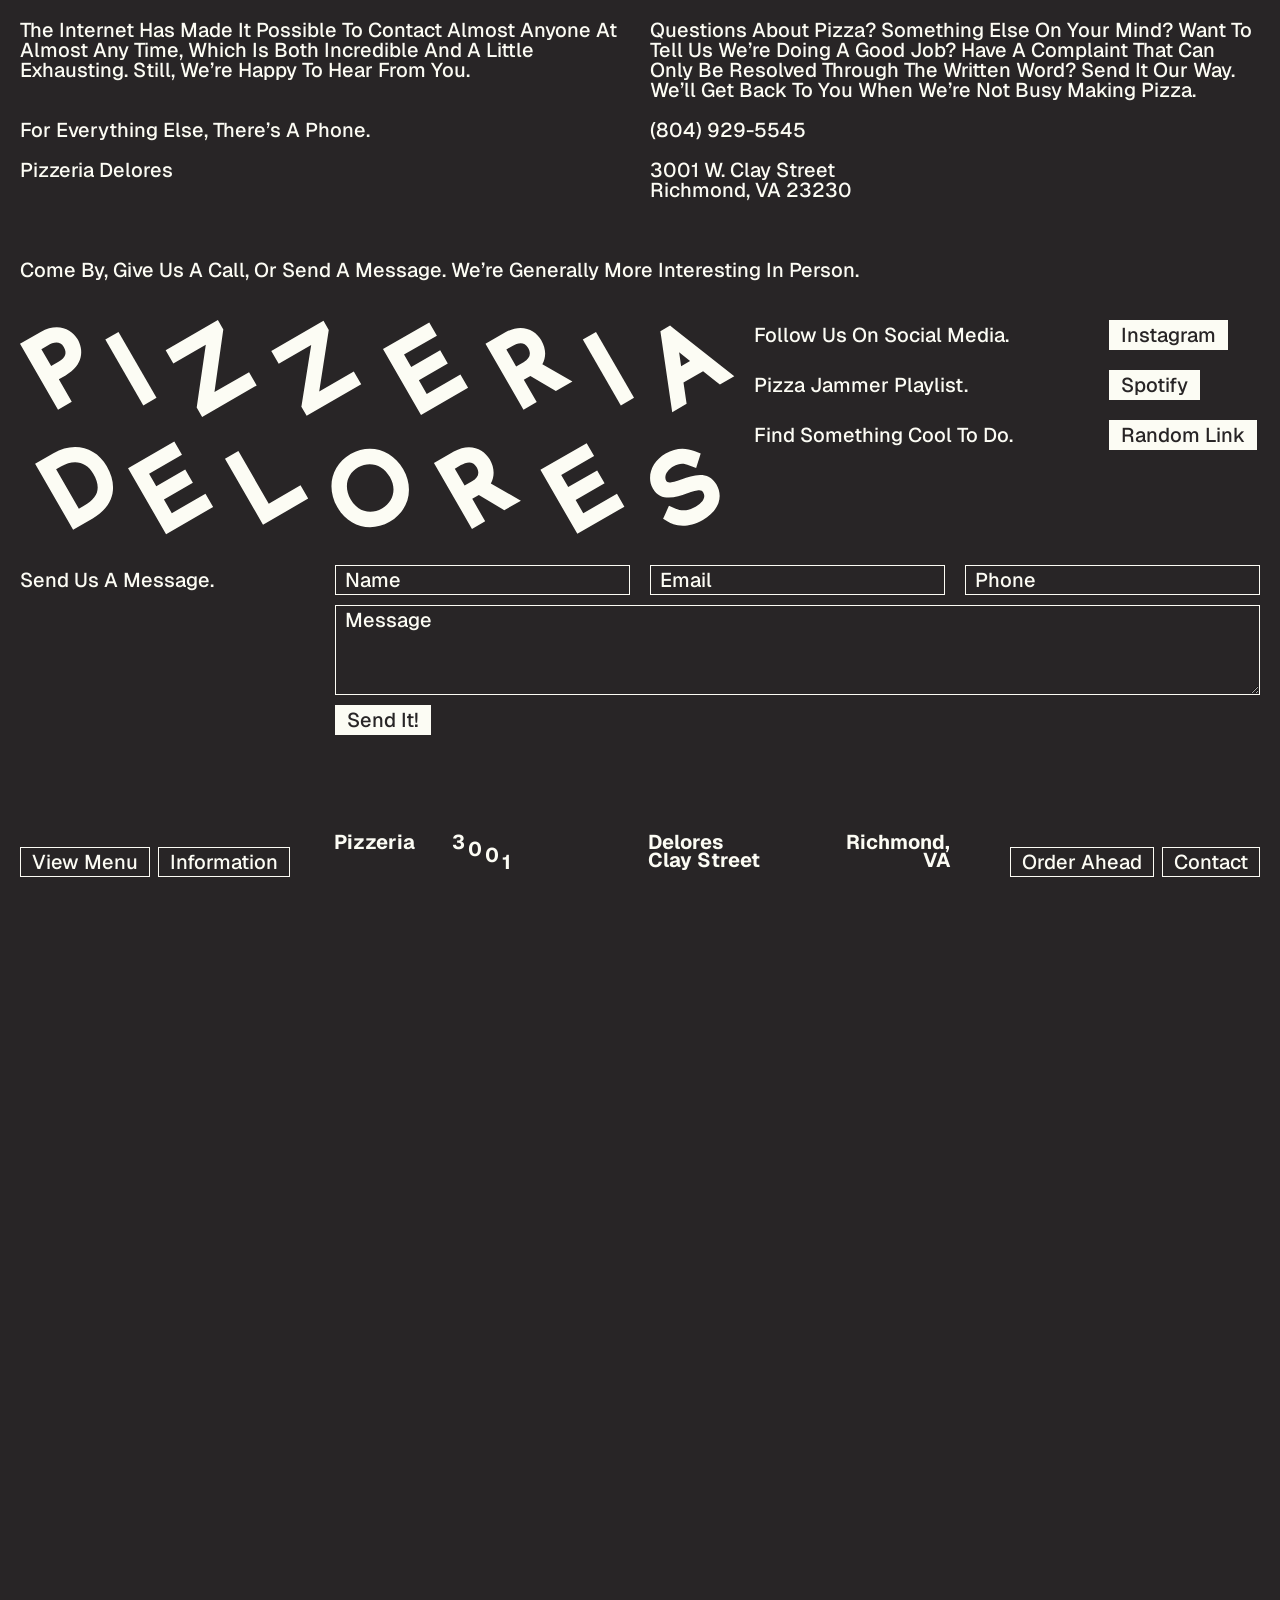
<file: contact.html>
<!DOCTYPE html>
<html lang="en">
<head>
  <meta charset="utf-8">
  <meta name="viewport" content="width=device-width, initial-scale=1, viewport-fit=cover">
  <title>Contact | Pizzeria Delores</title>
  <meta name="description" content="Contact Pizzeria Delores: send a message, call (804) 929-5545, or come by 3001 W. Clay Street, Richmond, Virginia.">
  <link rel="stylesheet" href="styles.css">
</head>
<body class="theme-dark">

  <!-- Figma "Rectangle": a 20px border in the page colour that stays fixed around the viewport -->
  <div class="frame" aria-hidden="true"></div>

  <div class="site">

  <main class="page contact">

    <h1 class="visually-hidden">Contact</h1>

    <!-- Intro and phone/address blocks -->
    <div class="contact__text">
      <p class="c-intro-l">The internet has made it possible to contact almost anyone at almost any time, which is both incredible and a little exhausting. Still, we’re happy to hear from you.</p>
      <p class="c-intro-r">Questions about pizza? Something else on your mind? Want to tell us we’re doing a good job? Have a complaint that can only be resolved through the written word? Send it our way. We’ll get back to you when we’re not busy making pizza.</p>

      <p class="c-phone-l">For everything else, there’s a phone.</p>
      <p class="c-phone-r"><a href="tel:+18049295545">(804) 929-5545</a></p>

      <p class="c-addr-l">Pizzeria Delores</p>
      <p class="c-addr-r">3001 W. Clay Street<br>Richmond, VA 23230</p>

      <p class="c-come">Come by, give us a call, or send a message. We’re generally more interesting in person.</p>
    </div>

    <!-- Lettering (Figma "Group 1785") with the social links beside it -->
    <div class="contact__mid">
      <svg class="wordmark wordmark--contact" viewBox="0 0 808 242.3" role="img" aria-label="Pizzeria Delores" xmlns="http://www.w3.org/2000/svg">
        <title>Pizzeria Delores</title>
        <path transform="translate(410.61 2.7)" d="M 87.57 58.99 L 96.23 73.98 L 43.01 104.71 L 0 30.21 L 52.32 0 L 60.98 14.99 L 23.78 36.46 L 31.92 50.56 L 64.67 31.65 L 73.32 46.64 L 40.57 65.55 L 49.48 80.98 L 87.57 58.99 Z"/>
        <path transform="translate(526.54 8.99)" d="M 98.35 60.54 L 79.6 71.36 L 50.78 54.22 L 43.33 58.52 L 57.95 83.86 L 43.01 92.49 L 0 17.99 L 22.49 5 C 40.79 -5.56 56.36 2.16 63.09 13.81 C 68.57 23.3 68.89 32.97 64.32 41.18 L 98.35 60.53 L 98.35 60.54 Z M 30.53 20.34 L 23.59 24.35 L 34.67 43.54 L 43.11 38.67 C 50.38 34.47 52.02 29.16 48.14 22.44 C 43.76 14.84 36.15 17.1 30.53 20.34 Z"/>
        <path transform="translate(636.64 13.48)" d="M 14.9 0 L 57.91 74.5 L 43.01 83.1 L 0 8.6 L 14.9 0 Z"/>
        <path transform="translate(724.38 6.29)" d="M 74.65 50.3 L 83.62 57.38 L 67.34 66.78 L 63.25 63.55 L 48.3 51.72 L 26.13 64.53 L 28.9 83.38 L 29.66 88.54 L 13.37 97.94 L 11.72 86.63 L 0.75 11.48 L 0 6.33 L 10.96 0 L 15.04 3.23 L 74.64 50.31 L 74.65 50.3 Z M 21.2 30.32 L 23.46 45.95 L 33.57 40.11 L 21.2 30.32 Z"/>
        <path transform="translate(0 8.09)" d="M 23.39 5.35 C 42.42 -5.63 58.32 1.89 65.04 13.54 C 72.02 25.62 72.15 42.75 51.59 54.61 L 43.92 59.04 L 58.55 84.38 L 43.01 93.35 L 0 18.85 L 23.39 5.35 Z M 35.26 44.06 L 44.04 38.99 C 51.6 34.63 53.39 29.24 49.51 22.52 C 45.12 14.91 37.25 17.34 31.41 20.71 L 24.19 24.88 L 35.26 44.06 Z"/>
        <path transform="translate(164.77 -0)" d="M 94.32 59 L 102.97 73.98 L 41.24 109.62 L 35.1 98.99 L 35.48 96.33 L 45.39 27.88 L 8.65 49.09 L 0 34.1 L 59.07 0 L 65.2 10.62 L 64.83 13.26 L 55.2 81.58 L 94.31 59 L 94.32 59 Z"/>
        <path transform="translate(284.23 0.9)" d="M 93.33 57.29 L 101.74 71.86 L 40.01 107.49 L 34.05 97.16 L 34.46 94.56 L 45.15 27.45 L 8.41 48.66 L 0 34.1 L 59.07 0 L 65.03 10.32 L 64.63 12.91 L 54.22 79.88 L 93.33 57.3 L 93.33 57.29 Z"/>
        <path transform="translate(96.5 13.48)" d="M 14.9 0 L 57.91 74.5 L 43.01 83.1 L 0 8.6 L 14.9 0 Z"/>
        <path transform="translate(588.67 139.3)" d="M 86.59 57.3 L 95 71.86 L 41.78 102.58 L 0 30.21 L 52.33 0 L 60.73 14.56 L 23.53 36.04 L 31.44 49.73 L 64.19 30.83 L 72.59 45.39 L 39.85 64.29 L 48.5 79.29 L 86.59 57.3 Z"/>
        <path transform="translate(352.31 145.59)" d="M 81.2 23.27 C 93.89 45.24 87.42 70.23 65.84 82.69 C 44.26 95.15 19.39 88.25 6.7 66.28 C -6.25 43.85 0.02 18.52 21.6 6.06 C 43.18 -6.4 68.25 0.84 81.2 23.27 Z M 30.28 21.08 C 17.22 28.62 13.73 43.63 21.78 57.58 C 29.56 71.05 44.11 75.2 57.17 67.66 C 70.23 60.12 73.91 45.45 66.13 31.98 C 58.07 18.03 43.33 13.55 30.28 21.08 Z"/>
        <path transform="translate(468.24 143.8)" d="M 98.35 60.54 L 79.6 71.36 L 50.78 54.22 L 43.33 58.52 L 57.95 83.86 L 43.01 92.49 L 0 17.99 L 22.49 5 C 40.79 -5.56 56.36 2.16 63.09 13.8 C 68.57 23.3 68.89 32.97 64.33 41.18 L 98.35 60.54 Z M 30.53 20.35 L 23.59 24.35 L 34.67 43.54 L 43.1 38.67 C 50.38 34.47 52.02 29.15 48.14 22.43 C 43.76 14.83 36.15 17.1 30.53 20.35 Z"/>
        <path transform="translate(712.7 145.59)" d="M 36.06 34.49 C 47.79 30.3 65.54 23.96 74.96 40.29 C 83.37 54.85 77.53 70.28 59.74 80.56 C 39.39 92.3 24.5 85.19 20.42 82.73 L 14.74 79.29 L 17.46 73.2 L 18.23 71.47 L 21.37 64.43 L 28.39 67.55 C 36.07 70.97 43.43 70.38 51.53 65.71 C 55.59 63.36 64.59 57.06 60.17 49.41 C 58.13 45.89 54.45 46.14 41.39 50.71 C 29.83 54.75 12.37 60.85 3.16 44.9 C -4.37 31.86 1.98 14.57 17.61 5.55 C 28.71 -0.86 39.26 -1.69 50.81 2.93 L 57.28 5.52 L 55.18 12.18 L 54.6 14.03 L 52.12 21.91 L 44.44 18.9 C 37.71 16.26 33.67 15.86 26.09 20.24 C 19.92 23.8 15.17 30.95 18.26 36.3 C 19.99 39.3 23.65 38.92 36.06 34.49 Z"/>
        <path transform="translate(17.08 143.8)" d="M 20.73 6.94 C 43.62 -6.28 68.43 -0.21 81.08 21.7 C 94.56 45.05 88.61 67.08 65.16 80.61 L 43.01 93.4 L 0 18.9 L 20.73 6.94 Z M 29.2 22.03 L 23.78 25.16 L 49.48 69.68 L 55.26 66.34 C 71.57 56.93 74.86 45.86 65.96 30.43 C 57.93 16.52 44.18 13.38 29.2 22.03 Z"/>
        <path transform="translate(231.87 148.29)" d="M 85.44 38.77 L 94.1 53.76 L 43.01 83.25 L 0 8.75 L 15.16 0 L 49.52 59.51 L 85.44 38.77 Z"/>
        <path transform="translate(122.23 137.51)" d="M 87.57 59 L 96.22 73.98 L 43.01 104.71 L 0 30.21 L 52.32 0 L 60.98 14.99 L 23.78 36.47 L 31.92 50.56 L 64.67 31.65 L 73.32 46.64 L 40.57 65.55 L 49.48 80.99 L 87.57 59 Z"/>
      </svg>

      <div class="social">
        <div class="social__row"><p>Follow us on social media.</p><a class="btn btn--solid" href="https://www.instagram.com/pizzeriadelores/" target="_blank" rel="noopener">Instagram</a></div>
        <div class="social__row"><p>Pizza Jammer playlist.</p><a class="btn btn--solid" href="#spotify" target="_blank" rel="noopener">Spotify</a></div>
        <div class="social__row"><p>Find something cool to do.</p><a class="btn btn--solid" href="#random-link" target="_blank" rel="noopener">Random Link</a></div>
      </div>
    </div>

    <!-- Message form: sent through Web3Forms (https://web3forms.com). Paste your access key in the hidden field below. -->
    <form class="cform" id="contact-form" action="https://api.web3forms.com/submit" method="POST" novalidate>
      <input type="hidden" name="access_key" value="9e0552ed-6a74-484f-b869-ed1d9777260e">
      <input type="hidden" name="subject" value="New message from the Pizzeria Delores website">
      <input type="hidden" name="from_name" value="Pizzeria Delores website">
      <input type="checkbox" name="botcheck" class="cform__bot" tabindex="-1" autocomplete="off" aria-hidden="true">

      <p class="cform__title" id="cform-title">Send us a message.</p>

      <div class="cform__field cform__field--name">
        <label class="visually-hidden" for="cf-name">Name</label>
        <input id="cf-name" name="name" type="text" placeholder="Name" autocomplete="name" required>
      </div>
      <div class="cform__field cform__field--email">
        <label class="visually-hidden" for="cf-email">Email</label>
        <input id="cf-email" name="email" type="email" placeholder="Email" autocomplete="email" required>
      </div>
      <div class="cform__field cform__field--phone">
        <label class="visually-hidden" for="cf-phone">Phone (optional)</label>
        <input id="cf-phone" name="phone" type="tel" placeholder="Phone" autocomplete="tel">
      </div>
      <div class="cform__field cform__field--message">
        <label class="visually-hidden" for="cf-message">Message</label>
        <textarea id="cf-message" name="message" placeholder="Message" required></textarea>
      </div>

      <div class="cform__actions">
        <button class="btn btn--solid" type="submit">Send It!</button>
        <p class="cform__status" id="cform-status" role="status" aria-live="polite"></p>
      </div>
    </form>

  </main>

  <footer class="site-footer">
    <a class="footer-logo" href="index.html" aria-label="Pizzeria Delores, home">
      <svg viewBox="0 0 84.149 70" aria-hidden="true" xmlns="http://www.w3.org/2000/svg"><path d="M 82.18940965757604 37.014449827696836 C 83.63414518311053 35.123347269749864 84.67864701043825 31.994486226968036 83.86356748587579 29.61390921424524 C 83.74582982165664 29.269959025193995 83.47009695053951 28.46485637761459 82.56649157515423 28.261621174081213 L 82.17961433372602 28.174697321153108 C 82.15645866734492 27.770898736423415 82.14256465758051 27.3770743534671 82.18566982249901 27.092081959726478 C 82.20953797239262 27.04630505729142 82.25460415769756 26.970069486381792 82.28648773118177 26.916633411228325 C 82.40244419192803 26.720879267771547 82.54689997194127 26.477566941518106 82.63275406002201 26.196849442283195 C 82.95657715290962 25.137212135159885 82.85326805219186 24.04925363866524 82.34188403826032 23.13424993319792 C 81.81037242083848 22.18326591341643 80.89394121684602 21.49714694838546 79.76127281155104 21.20182358613135 C 79.6365884516643 21.169227581880257 79.51884861099907 21.15622531490213 79.41393562877158 21.15141606820467 C 79.29299179405453 20.93108132911562 79.1992990177676 20.770595389143182 79.0874393292557 20.63611460620009 C 77.37926354253814 18.583991297907925 74.6004081021674 18.14528125520041 72.47970520043143 19.591973826164562 C 72.26845426895142 19.73642934172073 72.06147547817586 19.95800994033299 71.86126802521464 20.17264484131468 C 71.38301444683943 20.098724941776048 70.67480993348784 20.01732416264631 70.00596737117789 20.246564905413614 C 69.26908277674966 20.49896130021154 68.87418907924608 20.986298827957405 68.63390450567773 21.299434218801604 C 68.40876016162889 21.28732204158987 68.21318463183457 21.284649608787163 68.03132357889076 21.310477043341873 C 67.2996045297413 21.414321146028126 66.63343175544675 21.74794063198573 66.10779811373214 22.23029024135178 L 66.10779811373214 18.697453398317528 C 66.10779811373214 18.304342018001734 66.69043281461346 16.932637518129358 67.16458962075433 16.209647447314104 C 67.6287716789536 15.50161949665205 69.10254006093248 13.957851676697267 69.57064078375899 13.74749167022129 C 70.59839616435924 13.539447228948376 71.63701644873152 13.404254664296056 72.64161614171705 13.273692529341469 C 74.3695633167107 13.048904788413292 76.1564681015804 12.816635010663484 78.02513047833355 12.209244965266413 C 78.28465207488938 12.124815968647296 78.56911092350435 11.986772736457329 78.87049084414019 11.840714138115718 C 79.04255526736632 11.756997623914218 79.31828843575416 11.623229211912408 79.45205694184605 11.576205467900717 C 79.51279603654046 11.582261556506584 79.60719699653178 11.59544291054913 79.67506091573455 11.605061403944044 C 80.2140536047294 11.680584386268118 81.02877602226559 11.794581153723758 81.55672523274167 11.207140573552836 C 81.73288642820216 11.011030194195646 82.00256240912736 10.579979764803484 81.83103235118982 9.894929316371467 C 81.70118249910834 9.375530706223593 80.74716891720324 8.342611313256787 80.73772852990538 8.332814699921018 C 79.34464794755175 6.890753259362988 76.98704562093089 5.803507107267639 73.7304680372339 5.101535230613361 C 73.30689744369673 5.010159543693453 72.63573884548566 4.924839952014906 71.92539423801081 4.8343548654628234 C 71.15609176585644 4.736566847401141 69.89090217041031 4.575546086439155 69.52237081939263 4.448546352955867 C 69.39305532198294 4.34024924843049 69.1091320489729 4.063984846585849 68.93208025177596 3.8917425698265196 C 68.63105656758798 3.5987347727754715 68.37099984133323 3.345982088993164 68.1764922352385 3.1929767950423655 C 64.47710737475478 0.2846296178952077 60.28985104017709 -0.6617233139473349 56.06750419455275 0.4559812305859488 C 49.649287431313645 2.154892131481792 47.396417643614924 7.428676645938413 45.21764741523502 12.528971835031593 C 44.47488484509955 14.267959688778795 43.7075423210338 16.06412432820326 42.784699880193784 17.674687536715908 L 32.58409314692737 25.927888853142044 L 5.229235947551134 54.36140356353862 L 5.16315318404561 54.60150821663645 C 5.053787182519105 54.999250727358366 5.118801247297882 55.410530711902055 5.335573918037271 55.74628736907588 L 5.317049367945491 55.76694883896393 L 5.345726646184261 55.76195877599176 C 5.39328482243917 55.83356311563573 5.447968030230219 55.90160474061297 5.509241490213226 55.96537178958832 C 5.850876639063291 56.31983107572005 6.358697524105975 56.474799340533785 6.842116605292729 56.374339521368626 L 11.28800522994065 55.61483345528935 C 11.003190527082978 55.918350349420884 10.718553592094498 56.221867158618075 10.433916996843942 56.52538405274961 C 9.057936018790675 57.99273860320791 7.635109172817646 59.5099655851835 6.227244639859594 60.99050109752653 C 5.579598454084373 61.67181103715384 4.898109996865734 62.35508066705478 4.238885967283149 63.01590677698852 C 3.4343155559508687 63.82243521751308 2.60231444976067 64.65675120488355 1.8102125052058136 65.50816600586771 C 1.7204397631146469 65.60470717704436 1.593261769326549 65.73509054642432 1.4520122022784492 65.88043666234832 C 0.9003729813662961 66.4481058846265 0.49479255139868344 66.87256884824575 0.3009974181996624 67.16985153980251 C -0.1341510191448831 67.83691183107744 -0.0028761788047582254 68.38089173756597 0.11432712012579527 68.64557840894645 C 0.23491470777818926 68.91792426897052 0.5621221318548814 69.39510482683711 1.40035725909759 69.53029809219782 C 2.0333975594082716 69.6316485117308 3.7112927941897325 69.42111038299154 3.728392363985469 69.41897294005176 C 4.904700275599716 69.26703637503579 6.11111007150622 68.92165976664855 7.324466998369545 68.38997085868453 C 7.8486756942927425 68.96512114103932 8.488128590402697 69.3398866803709 9.233919159728103 69.5071415908237 C 11.008533925165427 69.9048841015456 12.995825650788797 68.98917004763622 14.54832400766636 68.04869512493522 C 15.585341663312507 69.15980918852614 17.28621401892454 69.60795677531216 18.633517633804555 69.3726599373035 L 19.00543281702123 69.30800655060305 L 29.76551317021467 55.51775553086668 L 34.23580381105472 55.51775553086668 L 34.23580381105472 58.930360666003345 L 36.46373717480549 59.9093099152924 L 40.227957281134586 66.17611691874406 L 37.445180245897 66.17611691874406 C 36.48813868139073 66.17611691874406 35.75000697804955 67.44896318526878 35.667002818710465 68.14220716557823 C 35.58720482456089 68.80837687771891 35.96179197223905 69.3781833136805 36.57791086079096 69.5279824420604 C 37.47474763749894 69.7461797445134 38.00679567987055 69.18314165264134 38.20700313283178 68.97135668133012 C 38.207359373883016 68.97082232059518 38.20789169153729 68.97046686287257 38.20824793258853 68.96993250213762 C 39.04381127585553 68.87481629579621 41.5255647967741 68.92629078026994 42.48741560641043 68.99878572028173 C 43.35361566639792 69.06433396999273 44.27093566726908 69.27148790114056 45.2420487519513 69.49093203986179 C 46.110208165486036 69.68704241921898 47.00775881650866 69.88956793255153 47.88909912724929 69.98806842241403 L 47.9968639970199 70 L 48.10444404935939 69.9882478037627 C 48.68921370582786 69.92430263683715 49.032810713792365 69.63503306067174 49.2180560448412 69.40365486003479 C 49.356455688456045 69.23087821880804 49.44676474402046 69.04456314824809 49.503941431769114 68.85682440810173 C 51.841060789030244 68.81603487197322 54.12688056897994 69.2574201609338 56.531151335389296 69.72409517834583 L 57.27088310349695 69.86730128836965 L 57.36279716064456 69.86730128836965 C 57.364756486322676 69.86730128836965 57.36653456049076 69.86730128836965 57.36849388616888 69.86730128836965 C 58.22614418647343 69.86730128836965 58.895878497135314 69.31993795832031 59.03623746244697 68.50379104231668 C 59.18532433751593 67.63581107024426 58.68391632430958 66.79205832443803 57.844078058733864 66.49726932665133 L 57.725447011174026 66.45558762417791 L 52.8118146857914 66.05125662847087 L 47.93933141786973 59.58495582210123 L 49.03815258305415 59.25472019499296 L 50.890610310135536 54.915713674131496 C 55.07822370927227 53.660322223551404 58.51612502915124 51.323559360044996 60.88031861125262 48.125944809717154 C 62.68913241542172 47.92057216954771 64.22186091284387 47.48631432180299 65.67211819887137 46.77151778286517 C 65.67532436804218 46.76991470074327 65.67834859030191 46.768311444605494 65.68155475947272 46.766886482590344 C 65.98382528184499 47.136842210875514 66.43447230851893 47.235523669297365 66.75134871635575 47.254048174996676 L 66.81172965826808 47.257788004326585 L 66.87211603598722 47.253868793648 C 68.95630424529547 47.11992237517232 71.2025826076447 47.19847292205296 73.37511847523417 47.27453026353605 C 75.77938924164353 47.35895926015517 78.2655959623469 47.44588068714588 80.60520899597661 47.25208585175817 C 81.69673148638644 47.161422647255876 82.11602508733692 46.74248433402888 82.20722279645312 45.65060722139611 C 82.33618204679816 44.10915458443981 82.27793677179928 42.48095849511628 82.22182880931939 40.90637551598346 C 82.17551747655718 39.607166433878604 82.12760183761284 38.266991391073624 82.18940965757604 37.014449827696836 Z M 69.64259999415108 24.25533987601565 C 70.18337388661882 24.11943412823732 70.43131873289875 23.671282294733764 70.59554584810402 23.374533967644417 C 70.7852442090687 23.031474378960997 70.86664605287756 22.926918621967047 71.0394229596162 22.895569459292588 C 71.2088155670162 22.864576537826938 71.2481798962233 22.87989477178742 71.46548693225128 22.96503624551576 C 71.67584726199485 23.047327800190416 71.96404864235664 23.160078171974764 72.36410733306487 23.19463350022011 L 72.93106198209766 23.24361548000469 L 73.25453053722704 22.775515773794062 C 73.70713475161895 22.12038952320127 74.39824322791837 21.6807896179931 75.10342237504894 21.59885430452725 C 75.66414576339986 21.53437477844268 76.16733245327828 21.69895712338284 76.59464356136834 22.085121808089447 C 76.6931442026 22.184691026886778 76.89905039827947 22.565690046851145 77.0098413562142 22.770706451120173 C 77.28094077534377 23.27247116124496 77.47705175334134 23.63530227768982 77.86286077379926 23.821794181567938 C 78.24671048317717 24.007573592411642 78.6198727593816 24.010245638364925 78.8923971455362 24.011848720486817 C 79.18718659633547 24.0139861634266 79.33502788600373 24.014877107844903 79.56052846650041 24.17696653404095 C 80.03201348866557 24.51592935678566 80.00636290374908 24.983673166833274 79.97341060765031 25.168918213209565 C 79.90109367976534 25.575566727609733 79.6136071239227 25.886564352697256 79.20410805056147 26.000739423896995 C 79.17097763358457 26.01000167674665 79.08281289497965 26.015879557491335 79.01209904703524 26.020688804188794 C 78.73049051467548 26.040103910255926 78.25900398492328 26.072700519664274 77.84718934280058 26.437668902876492 L 77.78324251162874 26.494309922669554 L 77.72998791242861 26.56128439530586 C 77.34097270023916 27.0509369574151 77.38460922854317 27.62234724057128 77.41631468114925 28.039682959385345 C 77.4522950268678 28.510810999870085 77.42593284228826 28.5275547188887 77.36252193707611 28.568344255017223 C 77.2424687040955 28.645292202176535 77.12900606968026 28.62587487587239 77.10994717420641 28.60948781344464 C 77.10994717420641 28.60948781344464 77.10513922499075 28.60343298691014 77.1001518503564 28.5874021643641 C 77.0657745898868 28.45879934809537 77.08679115879768 28.048589154165885 77.1006845594226 27.777133894509635 C 77.14574904869211 26.897219881755078 77.22109634331568 25.424520837279143 75.97086842387591 25.04263102584466 L 75.85793953764718 25.008252318581587 L 75.74002058077788 25.001664130866693 C 75.32820593865517 24.978330379465252 74.91194081465108 24.96906836549346 74.49353572392543 24.96906836549346 C 73.6202108500464 24.96906836549346 72.7386944701262 25.00985590035634 71.87730365526878 25.049398594908226 C 70.4997195388825 25.112987520624973 69.07528904496958 25.178536274633682 67.77198123655754 25.068279840805655 C 67.77126875445506 25.00326595025367 67.77963920011291 24.916877481005187 67.80635727874818 24.813745860736553 C 67.89185512507267 24.484401534704507 68.08511710860785 24.245897787949385 68.19501746480613 24.181774497765225 C 68.38845634032367 24.068846262833723 68.41909416119243 24.08006792726618 68.65813189657648 24.161825117473427 C 68.88594804583464 24.240019906209373 69.23043036836413 24.35864981595357 69.64277937577542 24.254983831217526 L 69.64259999415108 24.25533987601565 Z M 68.17452990898443 27.88917113625194 L 74.2591274273747 27.88917113625194 C 74.2591274273747 27.89023985772183 74.25913160208277 27.891130154515704 74.25895348155716 27.892198875985596 C 74.22885111420004 28.33856821350465 74.19750160077113 28.800255588573503 74.28424629058831 29.226141096398994 C 74.43867677607592 29.984042752593595 75.22685803880962 30.82815564128036 75.86631068011613 31.14146913945797 C 76.92612772322829 31.660689642272434 78.1015439926587 31.570025280539618 79.01013672078116 30.898690073525387 C 79.10044382816092 30.831894982237753 79.18647568411083 30.760825155696313 79.26805488173329 30.68565841458105 L 79.26805488173329 44.42140196541388 L 68.17452990898443 44.42140196541388 L 68.17452990898443 27.88917113625194 Z M 63.24023608196254 26.014809988170924 C 63.31077180637463 28.504574695170128 63.38380325619966 31.078769752429665 63.17219608827181 33.5133172790909 C 62.78086530732089 38.015662748465495 61.495904026328 42.07235122472033 59.456245946309075 45.2446726651479 C 57.128032648879596 48.86567917816629 53.92987792756493 51.20136804680812 49.95048752441912 52.18726356703461 C 47.84064995112756 52.70986836398696 45.76465452187769 52.70506198481917 43.571812858256315 52.70898063015348 C 43.24157742437288 52.70898063015348 42.90974012617365 52.70898110857274 42.575051683608 52.71058419069464 L 42.436829988348116 52.71129628029089 L 42.304131072795016 52.750303569929564 C 41.903894274479676 52.86768480670019 41.63368388579863 53.17619011820085 41.41637684977066 53.42377725402565 C 41.39286494163329 53.45067340955259 41.37131351109795 53.47543064607363 41.35243273650223 53.49573635383569 C 41.09807664275793 53.77075401496324 40.67539658725632 54.35587892376316 40.009225851389324 55.2869134783185 C 39.535247152855575 55.9495207889879 38.83558857713529 56.927578482397685 38.56912027429504 57.22005191498132 C 38.161046189192454 57.38873179026935 37.715745873045734 57.37020915843415 37.09784578102094 57.14738072557503 L 37.00344212435984 53.599581847321936 L 36.868424837207385 53.37728486992872 C 36.72646278664677 53.143591104088706 36.18711427525966 52.68849310581566 35.7049420322572 52.68849310581566 L 32.02621901315066 52.68849310581566 L 32.82099376089499 51.69013262028082 C 42.35970336411866 49.94188250572137 48.598198085622585 46.71345122493 53.63134953350068 40.933983936283745 C 57.50297710530343 36.48828084565182 58.183395218189744 30.584484955767742 55.36463806814922 25.893154101080846 C 52.989935372817655 21.940665804160762 48.80410508817964 19.880706112935858 44.10991696270866 20.22394383018628 L 45.10649875573264 19.430239797142214 L 45.20214993005388 19.24998192597017 C 46.132829615213886 17.49549746020083 46.94274333969414 15.622919763615762 47.72611733202445 13.81179308897245 C 48.47974523060434 12.069598963486422 49.258846848660376 10.267912741923121 50.128787423200755 8.61905365389324 C 51.78904878129035 5.47131255429489 54.68119102179367 3.4085021265231785 58.06352157916967 2.959461009134238 C 61.36445092974541 2.5214633108260216 64.6281521382512 3.628124521212932 67.12753916161907 6.009057748602554 L 64.51967823543136 10.07625532193788 L 64.48583490230692 10.27076245925772 C 64.38056567301477 10.874946317850315 64.70866497284513 11.268592402370924 64.83228061277151 11.416788447965391 L 64.85276273278642 11.441547150931079 C 65.1400711332463 11.7917315425571 65.61850475148809 12.10344139525919 66.17281579884319 12.464313012532699 C 66.27630381404565 12.531820586237952 66.38424542185486 12.602000221158129 66.48844592056983 12.67164523680784 C 65.01485492425496 14.15877114515888 63.473753861711316 16.158883205114495 63.27657445040727 18.83941471049753 C 63.10344130722076 21.193986183986404 63.172905264647966 23.64510066535726 63.240056700338215 26.015524795666394 L 63.24023608196254 26.014809988170924 Z M 44.414324861300805 59.71783391508025 L 49.23212934864125 66.06728679808408 L 48.64895968792998 66.06728679808408 C 48.27330352302077 66.06728679808408 47.97477636050651 66.21868839347539 47.75568812100565 66.51864288613562 C 46.95966755429079 66.34871617457935 46.15206753001343 66.31807962172405 45.363884207618575 66.28833354183503 C 44.77875829346863 66.26624663201022 44.21963732150762 66.2450483212876 43.697744194345894 66.1682784973869 L 39.71586079430734 59.742767922545774 L 40.26714401234147 59.5803245218264 L 42.28507041625778 56.919566412760524 L 42.28507041625778 58.836674679810116 L 44.41450152502174 59.717654533731576 L 44.414324861300805 59.71783391508025 Z M 46.840146053629844 57.03000009396166 C 46.3173623459653 57.18300538791246 45.77569846753612 57.17053705708046 45.11469323448065 56.987785683240645 L 45.11469323448065 55.53040463384733 C 45.999595952167034 55.53218583624186 46.79686165837656 55.50350564894483 47.54478968885632 55.4440134891668 L 46.840146053629844 57.03000009396166 Z M 52.540002602663535 26.76505345370055 C 54.707194902301595 29.774573070448803 54.82101373202454 33.781566118373206 52.837107494822554 37.22195871542143 C 51.77639982874033 39.061406409567375 49.29286820445744 41.47208602473304 47.43400251050601 42.93374080078474 C 43.28735674877835 46.194053888797384 38.229978589477355 47.66122812362916 33.084611365274846 48.72389351022353 L 35.39234237282045 47.225727665100145 L 35.43384475772328 47.19722777385494 C 35.84619376513457 46.89834201012953 36.259966019647656 46.60016727432098 36.673918080457476 46.301815875062985 C 39.116841000448915 44.540919205553394 41.64294552383592 42.720352417567476 43.96064970803521 40.69797515731395 C 43.993245762377725 40.66965403960597 44.0413395407796 40.63100205424404 44.0994068302647 40.583978310232354 C 44.895071181765324 39.94007362852087 45.607017473070194 39.294030809464935 45.58136811970369 38.472540248787176 C 45.568899683449594 38.07337279446361 45.3701178252323 37.708226282684386 45.03596372672162 37.47061387947266 C 44.78303260000235 37.29089056387032 44.52653896016921 37.21964306528402 44.276635875107125 37.21964306528402 C 43.61509627676307 37.21964306528402 42.99986813858295 37.719093462987416 42.621362039623676 38.02635088715725 C 42.52998621228355 38.10044890995449 42.40494665639635 38.201977142204846 42.359704043594505 38.22976390075381 C 41.521112616203084 38.731172396211775 40.28460025652848 39.251283435693296 39.23725159525926 37.98253291589507 C 39.217836459356256 37.955992998922746 39.17437370434661 37.8688924639658 39.14569630136032 37.811359622873624 C 39.0037342507997 37.52672346503341 38.76630115071889 37.05060733630015 38.212702576259495 36.81816042796196 L 38.12399836302612 36.78075398096523 L 38.02959470636502 36.76151669026968 C 37.34792750453065 36.62258290548746 36.81605960819371 37.046866763794675 36.49829259862046 37.30068810219425 C 36.43452545165206 37.351630494194445 36.33798324295935 37.428756491621904 36.3020028972408 37.44924031998837 C 34.94846509143931 38.18772683295706 33.934959848229006 38.182738638540606 32.91432928152028 37.433386813824605 C 32.885829999412124 37.41094366279099 32.8144029513205 37.33079081611345 32.76720101682185 37.27771098216879 C 32.528341410278536 37.00964001665043 32.12828235859877 36.5609547954245 31.449286940740105 36.506450001953006 L 31.363789853517552 36.499682432889436 L 31.278469430015935 36.507697517696045 C 30.696549707597523 36.56291479358516 30.24715092052682 37.042769573184216 29.81271499854522 37.50677281072635 C 29.72971083920614 37.59547669123439 29.61589286944482 37.71713164404661 29.57332206716071 37.75382441423642 C 26.03210797314766 40.811080193713224 22.72352126948314 43.352857677867284 19.45892858866249 45.524143370581754 C 17.68823253031965 46.70169631079349 16.153012055218536 47.653390721484215 14.859500844673734 48.37531206336464 C 18.48229416815967 44.62196220403922 22.12770520425629 40.857926584183865 25.67871598107106 37.191143174038814 L 27.546489093805853 35.26245665630215 C 28.261464838803654 34.52397014333346 28.975906770586988 33.751996988587074 29.732384645684178 32.93460315138085 C 33.48965881013919 28.874174166321296 37.74798492122166 24.27190343335125 42.89548977644749 23.226693839446547 C 46.77246108607061 22.43975856454696 50.377618274138314 23.76230242522807 52.5398232210392 26.76505345370055 L 52.540002602663535 26.76505345370055 Z M 24.29472151964927 50.19872890842256 L 24.31538302128852 50.185905859891676 C 29.258405395076302 47.004500181050915 33.588337389109 43.77607144829006 37.52319766296549 40.33639128057549 C 37.53584422009771 40.34832533718282 37.54884743038759 40.36026030683442 37.5620283488271 40.37183812223294 C 37.942671908940724 40.70545734277069 38.36838017596846 40.976556132957064 38.82080628275325 41.17872260755562 C 35.50616171215027 43.78711546191124 32.18724120002481 46.106955071106846 28.931554409166857 48.090324022509485 L 28.82129722197935 48.15747244069602 C 27.491093211399704 48.96809768962647 26.116537858613697 49.805620330940336 24.73076019775871 50.40641989539505 L 23.635852813468862 50.60003760019438 L 24.294542138024934 50.19872890842256 L 24.29472151964927 50.19872890842256 Z M 16.95134742628453 50.40677322229395 C 18.829628293297805 49.34909518077252 20.630070785129003 48.14304396306825 22.14338275053761 47.102465499569675 C 25.54085338879777 44.76713097703895 28.65226010785049 42.32296480502994 31.402797203100096 39.829459589226026 C 31.89654728990992 40.12211115037666 32.38727141595735 40.350997228529046 32.87834967632423 40.5168271741466 C 26.88904728690992 45.38610024986812 21.103692291701986 49.167770958827475 15.247446222137754 52.045481636203284 L 12.516146277277354 52.521951113069036 C 13.99009348880645 52.082706578492584 15.392793155961579 51.28864887881221 16.604547029426378 50.60288595857937 L 16.95134742628453 50.40677322229395 Z M 10.612037514001244 52.85432300896604 L 10.50979678288911 52.872136120469094 L 10.523333980243713 52.8569974218008 C 10.553080105844572 52.85628494079322 10.582469509278514 52.85539173043593 10.612037514001244 52.85432300896604 Z"/><path transform="translate(56.482 5.884)" d="M 4.663025228349257 1.0856744456443845 C 4.159478590750527 0.3263478432542556 3.313937520953186 -0.06605081909715019 2.345496395724088 0.009115922274886338 C 0.7181875601937173 0.13504693787032618 -0.06411586005670457 1.470236377999829 0.004104289215770094 2.7242028892618486 C 0.08212106728999265 4.156824051502436 1.1691912270556288 5.212007999420166 2.548556375485891 5.212007999420166 C 2.577055654929554 5.212007999420166 2.6057333604679553 5.211473741948304 2.6345888816345697 5.210583140748 C 3.5884241652319195 5.180480819547343 4.378744280349982 4.692430940426588 4.802671091934243 3.87165289121303 C 5.256878359726496 2.9920950901207064 5.202194742992411 1.898615262554921 4.662845846741694 1.0856744456443845 L 4.663025228349257 1.0856744456443845 Z"/></svg>
    </a>
    <nav class="footer-nav footer-nav--left" aria-label="Primary">
      <a class="btn" href="menu.html">View Menu</a>
      <a class="btn" href="information.html">Information</a>
    </nav>

    <p class="footer-col footer-col--name"><a class="footer-home" href="index.html" aria-label="Pizzeria Delores, home">Pizzeria</a></p>

    <p class="footer-col footer-col--number"><a class="footer-home" href="index.html" aria-label="Pizzeria Delores, home">
      <span aria-hidden="true">3</span><span aria-hidden="true">0</span><span aria-hidden="true">0</span><span aria-hidden="true">1</span></a></p>

    <p class="footer-col footer-col--street"><a class="footer-home" href="index.html" aria-label="Pizzeria Delores, home">Delores<br>Clay Street</a></p>

    <p class="footer-col footer-col--city"><a class="footer-home" href="index.html" aria-label="Pizzeria Delores, home">Richmond,<br><span>VA</span></a></p>

    <nav class="footer-nav footer-nav--right" aria-label="Secondary">
      <a class="btn" href="https://order.toasttab.com/online/pizzeria-delores-3001-w-clay-st" target="_blank" rel="noopener">Order Ahead</a>
      <a class="btn" href="contact.html" aria-current="page">Contact<span class="btn__more">&nbsp;Us</span></a>
    </nav>
  </footer>
  </div><!-- /.site -->

  <!-- Reveal footer (Figma "Footer"): sits fixed underneath the site and is uncovered as the page scrolls to the end -->
  <div class="end-footer">
    <!-- Menu bar repeated at the top of the revealed footer (Figma "Footer") -->
    <div class="site-footer end-nav">
    <a class="footer-logo" href="index.html" aria-label="Pizzeria Delores, home">
      <svg viewBox="0 0 84.149 70" aria-hidden="true" xmlns="http://www.w3.org/2000/svg"><path d="M 82.18940965757604 37.014449827696836 C 83.63414518311053 35.123347269749864 84.67864701043825 31.994486226968036 83.86356748587579 29.61390921424524 C 83.74582982165664 29.269959025193995 83.47009695053951 28.46485637761459 82.56649157515423 28.261621174081213 L 82.17961433372602 28.174697321153108 C 82.15645866734492 27.770898736423415 82.14256465758051 27.3770743534671 82.18566982249901 27.092081959726478 C 82.20953797239262 27.04630505729142 82.25460415769756 26.970069486381792 82.28648773118177 26.916633411228325 C 82.40244419192803 26.720879267771547 82.54689997194127 26.477566941518106 82.63275406002201 26.196849442283195 C 82.95657715290962 25.137212135159885 82.85326805219186 24.04925363866524 82.34188403826032 23.13424993319792 C 81.81037242083848 22.18326591341643 80.89394121684602 21.49714694838546 79.76127281155104 21.20182358613135 C 79.6365884516643 21.169227581880257 79.51884861099907 21.15622531490213 79.41393562877158 21.15141606820467 C 79.29299179405453 20.93108132911562 79.1992990177676 20.770595389143182 79.0874393292557 20.63611460620009 C 77.37926354253814 18.583991297907925 74.6004081021674 18.14528125520041 72.47970520043143 19.591973826164562 C 72.26845426895142 19.73642934172073 72.06147547817586 19.95800994033299 71.86126802521464 20.17264484131468 C 71.38301444683943 20.098724941776048 70.67480993348784 20.01732416264631 70.00596737117789 20.246564905413614 C 69.26908277674966 20.49896130021154 68.87418907924608 20.986298827957405 68.63390450567773 21.299434218801604 C 68.40876016162889 21.28732204158987 68.21318463183457 21.284649608787163 68.03132357889076 21.310477043341873 C 67.2996045297413 21.414321146028126 66.63343175544675 21.74794063198573 66.10779811373214 22.23029024135178 L 66.10779811373214 18.697453398317528 C 66.10779811373214 18.304342018001734 66.69043281461346 16.932637518129358 67.16458962075433 16.209647447314104 C 67.6287716789536 15.50161949665205 69.10254006093248 13.957851676697267 69.57064078375899 13.74749167022129 C 70.59839616435924 13.539447228948376 71.63701644873152 13.404254664296056 72.64161614171705 13.273692529341469 C 74.3695633167107 13.048904788413292 76.1564681015804 12.816635010663484 78.02513047833355 12.209244965266413 C 78.28465207488938 12.124815968647296 78.56911092350435 11.986772736457329 78.87049084414019 11.840714138115718 C 79.04255526736632 11.756997623914218 79.31828843575416 11.623229211912408 79.45205694184605 11.576205467900717 C 79.51279603654046 11.582261556506584 79.60719699653178 11.59544291054913 79.67506091573455 11.605061403944044 C 80.2140536047294 11.680584386268118 81.02877602226559 11.794581153723758 81.55672523274167 11.207140573552836 C 81.73288642820216 11.011030194195646 82.00256240912736 10.579979764803484 81.83103235118982 9.894929316371467 C 81.70118249910834 9.375530706223593 80.74716891720324 8.342611313256787 80.73772852990538 8.332814699921018 C 79.34464794755175 6.890753259362988 76.98704562093089 5.803507107267639 73.7304680372339 5.101535230613361 C 73.30689744369673 5.010159543693453 72.63573884548566 4.924839952014906 71.92539423801081 4.8343548654628234 C 71.15609176585644 4.736566847401141 69.89090217041031 4.575546086439155 69.52237081939263 4.448546352955867 C 69.39305532198294 4.34024924843049 69.1091320489729 4.063984846585849 68.93208025177596 3.8917425698265196 C 68.63105656758798 3.5987347727754715 68.37099984133323 3.345982088993164 68.1764922352385 3.1929767950423655 C 64.47710737475478 0.2846296178952077 60.28985104017709 -0.6617233139473349 56.06750419455275 0.4559812305859488 C 49.649287431313645 2.154892131481792 47.396417643614924 7.428676645938413 45.21764741523502 12.528971835031593 C 44.47488484509955 14.267959688778795 43.7075423210338 16.06412432820326 42.784699880193784 17.674687536715908 L 32.58409314692737 25.927888853142044 L 5.229235947551134 54.36140356353862 L 5.16315318404561 54.60150821663645 C 5.053787182519105 54.999250727358366 5.118801247297882 55.410530711902055 5.335573918037271 55.74628736907588 L 5.317049367945491 55.76694883896393 L 5.345726646184261 55.76195877599176 C 5.39328482243917 55.83356311563573 5.447968030230219 55.90160474061297 5.509241490213226 55.96537178958832 C 5.850876639063291 56.31983107572005 6.358697524105975 56.474799340533785 6.842116605292729 56.374339521368626 L 11.28800522994065 55.61483345528935 C 11.003190527082978 55.918350349420884 10.718553592094498 56.221867158618075 10.433916996843942 56.52538405274961 C 9.057936018790675 57.99273860320791 7.635109172817646 59.5099655851835 6.227244639859594 60.99050109752653 C 5.579598454084373 61.67181103715384 4.898109996865734 62.35508066705478 4.238885967283149 63.01590677698852 C 3.4343155559508687 63.82243521751308 2.60231444976067 64.65675120488355 1.8102125052058136 65.50816600586771 C 1.7204397631146469 65.60470717704436 1.593261769326549 65.73509054642432 1.4520122022784492 65.88043666234832 C 0.9003729813662961 66.4481058846265 0.49479255139868344 66.87256884824575 0.3009974181996624 67.16985153980251 C -0.1341510191448831 67.83691183107744 -0.0028761788047582254 68.38089173756597 0.11432712012579527 68.64557840894645 C 0.23491470777818926 68.91792426897052 0.5621221318548814 69.39510482683711 1.40035725909759 69.53029809219782 C 2.0333975594082716 69.6316485117308 3.7112927941897325 69.42111038299154 3.728392363985469 69.41897294005176 C 4.904700275599716 69.26703637503579 6.11111007150622 68.92165976664855 7.324466998369545 68.38997085868453 C 7.8486756942927425 68.96512114103932 8.488128590402697 69.3398866803709 9.233919159728103 69.5071415908237 C 11.008533925165427 69.9048841015456 12.995825650788797 68.98917004763622 14.54832400766636 68.04869512493522 C 15.585341663312507 69.15980918852614 17.28621401892454 69.60795677531216 18.633517633804555 69.3726599373035 L 19.00543281702123 69.30800655060305 L 29.76551317021467 55.51775553086668 L 34.23580381105472 55.51775553086668 L 34.23580381105472 58.930360666003345 L 36.46373717480549 59.9093099152924 L 40.227957281134586 66.17611691874406 L 37.445180245897 66.17611691874406 C 36.48813868139073 66.17611691874406 35.75000697804955 67.44896318526878 35.667002818710465 68.14220716557823 C 35.58720482456089 68.80837687771891 35.96179197223905 69.3781833136805 36.57791086079096 69.5279824420604 C 37.47474763749894 69.7461797445134 38.00679567987055 69.18314165264134 38.20700313283178 68.97135668133012 C 38.207359373883016 68.97082232059518 38.20789169153729 68.97046686287257 38.20824793258853 68.96993250213762 C 39.04381127585553 68.87481629579621 41.5255647967741 68.92629078026994 42.48741560641043 68.99878572028173 C 43.35361566639792 69.06433396999273 44.27093566726908 69.27148790114056 45.2420487519513 69.49093203986179 C 46.110208165486036 69.68704241921898 47.00775881650866 69.88956793255153 47.88909912724929 69.98806842241403 L 47.9968639970199 70 L 48.10444404935939 69.9882478037627 C 48.68921370582786 69.92430263683715 49.032810713792365 69.63503306067174 49.2180560448412 69.40365486003479 C 49.356455688456045 69.23087821880804 49.44676474402046 69.04456314824809 49.503941431769114 68.85682440810173 C 51.841060789030244 68.81603487197322 54.12688056897994 69.2574201609338 56.531151335389296 69.72409517834583 L 57.27088310349695 69.86730128836965 L 57.36279716064456 69.86730128836965 C 57.364756486322676 69.86730128836965 57.36653456049076 69.86730128836965 57.36849388616888 69.86730128836965 C 58.22614418647343 69.86730128836965 58.895878497135314 69.31993795832031 59.03623746244697 68.50379104231668 C 59.18532433751593 67.63581107024426 58.68391632430958 66.79205832443803 57.844078058733864 66.49726932665133 L 57.725447011174026 66.45558762417791 L 52.8118146857914 66.05125662847087 L 47.93933141786973 59.58495582210123 L 49.03815258305415 59.25472019499296 L 50.890610310135536 54.915713674131496 C 55.07822370927227 53.660322223551404 58.51612502915124 51.323559360044996 60.88031861125262 48.125944809717154 C 62.68913241542172 47.92057216954771 64.22186091284387 47.48631432180299 65.67211819887137 46.77151778286517 C 65.67532436804218 46.76991470074327 65.67834859030191 46.768311444605494 65.68155475947272 46.766886482590344 C 65.98382528184499 47.136842210875514 66.43447230851893 47.235523669297365 66.75134871635575 47.254048174996676 L 66.81172965826808 47.257788004326585 L 66.87211603598722 47.253868793648 C 68.95630424529547 47.11992237517232 71.2025826076447 47.19847292205296 73.37511847523417 47.27453026353605 C 75.77938924164353 47.35895926015517 78.2655959623469 47.44588068714588 80.60520899597661 47.25208585175817 C 81.69673148638644 47.161422647255876 82.11602508733692 46.74248433402888 82.20722279645312 45.65060722139611 C 82.33618204679816 44.10915458443981 82.27793677179928 42.48095849511628 82.22182880931939 40.90637551598346 C 82.17551747655718 39.607166433878604 82.12760183761284 38.266991391073624 82.18940965757604 37.014449827696836 Z M 69.64259999415108 24.25533987601565 C 70.18337388661882 24.11943412823732 70.43131873289875 23.671282294733764 70.59554584810402 23.374533967644417 C 70.7852442090687 23.031474378960997 70.86664605287756 22.926918621967047 71.0394229596162 22.895569459292588 C 71.2088155670162 22.864576537826938 71.2481798962233 22.87989477178742 71.46548693225128 22.96503624551576 C 71.67584726199485 23.047327800190416 71.96404864235664 23.160078171974764 72.36410733306487 23.19463350022011 L 72.93106198209766 23.24361548000469 L 73.25453053722704 22.775515773794062 C 73.70713475161895 22.12038952320127 74.39824322791837 21.6807896179931 75.10342237504894 21.59885430452725 C 75.66414576339986 21.53437477844268 76.16733245327828 21.69895712338284 76.59464356136834 22.085121808089447 C 76.6931442026 22.184691026886778 76.89905039827947 22.565690046851145 77.0098413562142 22.770706451120173 C 77.28094077534377 23.27247116124496 77.47705175334134 23.63530227768982 77.86286077379926 23.821794181567938 C 78.24671048317717 24.007573592411642 78.6198727593816 24.010245638364925 78.8923971455362 24.011848720486817 C 79.18718659633547 24.0139861634266 79.33502788600373 24.014877107844903 79.56052846650041 24.17696653404095 C 80.03201348866557 24.51592935678566 80.00636290374908 24.983673166833274 79.97341060765031 25.168918213209565 C 79.90109367976534 25.575566727609733 79.6136071239227 25.886564352697256 79.20410805056147 26.000739423896995 C 79.17097763358457 26.01000167674665 79.08281289497965 26.015879557491335 79.01209904703524 26.020688804188794 C 78.73049051467548 26.040103910255926 78.25900398492328 26.072700519664274 77.84718934280058 26.437668902876492 L 77.78324251162874 26.494309922669554 L 77.72998791242861 26.56128439530586 C 77.34097270023916 27.0509369574151 77.38460922854317 27.62234724057128 77.41631468114925 28.039682959385345 C 77.4522950268678 28.510810999870085 77.42593284228826 28.5275547188887 77.36252193707611 28.568344255017223 C 77.2424687040955 28.645292202176535 77.12900606968026 28.62587487587239 77.10994717420641 28.60948781344464 C 77.10994717420641 28.60948781344464 77.10513922499075 28.60343298691014 77.1001518503564 28.5874021643641 C 77.0657745898868 28.45879934809537 77.08679115879768 28.048589154165885 77.1006845594226 27.777133894509635 C 77.14574904869211 26.897219881755078 77.22109634331568 25.424520837279143 75.97086842387591 25.04263102584466 L 75.85793953764718 25.008252318581587 L 75.74002058077788 25.001664130866693 C 75.32820593865517 24.978330379465252 74.91194081465108 24.96906836549346 74.49353572392543 24.96906836549346 C 73.6202108500464 24.96906836549346 72.7386944701262 25.00985590035634 71.87730365526878 25.049398594908226 C 70.4997195388825 25.112987520624973 69.07528904496958 25.178536274633682 67.77198123655754 25.068279840805655 C 67.77126875445506 25.00326595025367 67.77963920011291 24.916877481005187 67.80635727874818 24.813745860736553 C 67.89185512507267 24.484401534704507 68.08511710860785 24.245897787949385 68.19501746480613 24.181774497765225 C 68.38845634032367 24.068846262833723 68.41909416119243 24.08006792726618 68.65813189657648 24.161825117473427 C 68.88594804583464 24.240019906209373 69.23043036836413 24.35864981595357 69.64277937577542 24.254983831217526 L 69.64259999415108 24.25533987601565 Z M 68.17452990898443 27.88917113625194 L 74.2591274273747 27.88917113625194 C 74.2591274273747 27.89023985772183 74.25913160208277 27.891130154515704 74.25895348155716 27.892198875985596 C 74.22885111420004 28.33856821350465 74.19750160077113 28.800255588573503 74.28424629058831 29.226141096398994 C 74.43867677607592 29.984042752593595 75.22685803880962 30.82815564128036 75.86631068011613 31.14146913945797 C 76.92612772322829 31.660689642272434 78.1015439926587 31.570025280539618 79.01013672078116 30.898690073525387 C 79.10044382816092 30.831894982237753 79.18647568411083 30.760825155696313 79.26805488173329 30.68565841458105 L 79.26805488173329 44.42140196541388 L 68.17452990898443 44.42140196541388 L 68.17452990898443 27.88917113625194 Z M 63.24023608196254 26.014809988170924 C 63.31077180637463 28.504574695170128 63.38380325619966 31.078769752429665 63.17219608827181 33.5133172790909 C 62.78086530732089 38.015662748465495 61.495904026328 42.07235122472033 59.456245946309075 45.2446726651479 C 57.128032648879596 48.86567917816629 53.92987792756493 51.20136804680812 49.95048752441912 52.18726356703461 C 47.84064995112756 52.70986836398696 45.76465452187769 52.70506198481917 43.571812858256315 52.70898063015348 C 43.24157742437288 52.70898063015348 42.90974012617365 52.70898110857274 42.575051683608 52.71058419069464 L 42.436829988348116 52.71129628029089 L 42.304131072795016 52.750303569929564 C 41.903894274479676 52.86768480670019 41.63368388579863 53.17619011820085 41.41637684977066 53.42377725402565 C 41.39286494163329 53.45067340955259 41.37131351109795 53.47543064607363 41.35243273650223 53.49573635383569 C 41.09807664275793 53.77075401496324 40.67539658725632 54.35587892376316 40.009225851389324 55.2869134783185 C 39.535247152855575 55.9495207889879 38.83558857713529 56.927578482397685 38.56912027429504 57.22005191498132 C 38.161046189192454 57.38873179026935 37.715745873045734 57.37020915843415 37.09784578102094 57.14738072557503 L 37.00344212435984 53.599581847321936 L 36.868424837207385 53.37728486992872 C 36.72646278664677 53.143591104088706 36.18711427525966 52.68849310581566 35.7049420322572 52.68849310581566 L 32.02621901315066 52.68849310581566 L 32.82099376089499 51.69013262028082 C 42.35970336411866 49.94188250572137 48.598198085622585 46.71345122493 53.63134953350068 40.933983936283745 C 57.50297710530343 36.48828084565182 58.183395218189744 30.584484955767742 55.36463806814922 25.893154101080846 C 52.989935372817655 21.940665804160762 48.80410508817964 19.880706112935858 44.10991696270866 20.22394383018628 L 45.10649875573264 19.430239797142214 L 45.20214993005388 19.24998192597017 C 46.132829615213886 17.49549746020083 46.94274333969414 15.622919763615762 47.72611733202445 13.81179308897245 C 48.47974523060434 12.069598963486422 49.258846848660376 10.267912741923121 50.128787423200755 8.61905365389324 C 51.78904878129035 5.47131255429489 54.68119102179367 3.4085021265231785 58.06352157916967 2.959461009134238 C 61.36445092974541 2.5214633108260216 64.6281521382512 3.628124521212932 67.12753916161907 6.009057748602554 L 64.51967823543136 10.07625532193788 L 64.48583490230692 10.27076245925772 C 64.38056567301477 10.874946317850315 64.70866497284513 11.268592402370924 64.83228061277151 11.416788447965391 L 64.85276273278642 11.441547150931079 C 65.1400711332463 11.7917315425571 65.61850475148809 12.10344139525919 66.17281579884319 12.464313012532699 C 66.27630381404565 12.531820586237952 66.38424542185486 12.602000221158129 66.48844592056983 12.67164523680784 C 65.01485492425496 14.15877114515888 63.473753861711316 16.158883205114495 63.27657445040727 18.83941471049753 C 63.10344130722076 21.193986183986404 63.172905264647966 23.64510066535726 63.240056700338215 26.015524795666394 L 63.24023608196254 26.014809988170924 Z M 44.414324861300805 59.71783391508025 L 49.23212934864125 66.06728679808408 L 48.64895968792998 66.06728679808408 C 48.27330352302077 66.06728679808408 47.97477636050651 66.21868839347539 47.75568812100565 66.51864288613562 C 46.95966755429079 66.34871617457935 46.15206753001343 66.31807962172405 45.363884207618575 66.28833354183503 C 44.77875829346863 66.26624663201022 44.21963732150762 66.2450483212876 43.697744194345894 66.1682784973869 L 39.71586079430734 59.742767922545774 L 40.26714401234147 59.5803245218264 L 42.28507041625778 56.919566412760524 L 42.28507041625778 58.836674679810116 L 44.41450152502174 59.717654533731576 L 44.414324861300805 59.71783391508025 Z M 46.840146053629844 57.03000009396166 C 46.3173623459653 57.18300538791246 45.77569846753612 57.17053705708046 45.11469323448065 56.987785683240645 L 45.11469323448065 55.53040463384733 C 45.999595952167034 55.53218583624186 46.79686165837656 55.50350564894483 47.54478968885632 55.4440134891668 L 46.840146053629844 57.03000009396166 Z M 52.540002602663535 26.76505345370055 C 54.707194902301595 29.774573070448803 54.82101373202454 33.781566118373206 52.837107494822554 37.22195871542143 C 51.77639982874033 39.061406409567375 49.29286820445744 41.47208602473304 47.43400251050601 42.93374080078474 C 43.28735674877835 46.194053888797384 38.229978589477355 47.66122812362916 33.084611365274846 48.72389351022353 L 35.39234237282045 47.225727665100145 L 35.43384475772328 47.19722777385494 C 35.84619376513457 46.89834201012953 36.259966019647656 46.60016727432098 36.673918080457476 46.301815875062985 C 39.116841000448915 44.540919205553394 41.64294552383592 42.720352417567476 43.96064970803521 40.69797515731395 C 43.993245762377725 40.66965403960597 44.0413395407796 40.63100205424404 44.0994068302647 40.583978310232354 C 44.895071181765324 39.94007362852087 45.607017473070194 39.294030809464935 45.58136811970369 38.472540248787176 C 45.568899683449594 38.07337279446361 45.3701178252323 37.708226282684386 45.03596372672162 37.47061387947266 C 44.78303260000235 37.29089056387032 44.52653896016921 37.21964306528402 44.276635875107125 37.21964306528402 C 43.61509627676307 37.21964306528402 42.99986813858295 37.719093462987416 42.621362039623676 38.02635088715725 C 42.52998621228355 38.10044890995449 42.40494665639635 38.201977142204846 42.359704043594505 38.22976390075381 C 41.521112616203084 38.731172396211775 40.28460025652848 39.251283435693296 39.23725159525926 37.98253291589507 C 39.217836459356256 37.955992998922746 39.17437370434661 37.8688924639658 39.14569630136032 37.811359622873624 C 39.0037342507997 37.52672346503341 38.76630115071889 37.05060733630015 38.212702576259495 36.81816042796196 L 38.12399836302612 36.78075398096523 L 38.02959470636502 36.76151669026968 C 37.34792750453065 36.62258290548746 36.81605960819371 37.046866763794675 36.49829259862046 37.30068810219425 C 36.43452545165206 37.351630494194445 36.33798324295935 37.428756491621904 36.3020028972408 37.44924031998837 C 34.94846509143931 38.18772683295706 33.934959848229006 38.182738638540606 32.91432928152028 37.433386813824605 C 32.885829999412124 37.41094366279099 32.8144029513205 37.33079081611345 32.76720101682185 37.27771098216879 C 32.528341410278536 37.00964001665043 32.12828235859877 36.5609547954245 31.449286940740105 36.506450001953006 L 31.363789853517552 36.499682432889436 L 31.278469430015935 36.507697517696045 C 30.696549707597523 36.56291479358516 30.24715092052682 37.042769573184216 29.81271499854522 37.50677281072635 C 29.72971083920614 37.59547669123439 29.61589286944482 37.71713164404661 29.57332206716071 37.75382441423642 C 26.03210797314766 40.811080193713224 22.72352126948314 43.352857677867284 19.45892858866249 45.524143370581754 C 17.68823253031965 46.70169631079349 16.153012055218536 47.653390721484215 14.859500844673734 48.37531206336464 C 18.48229416815967 44.62196220403922 22.12770520425629 40.857926584183865 25.67871598107106 37.191143174038814 L 27.546489093805853 35.26245665630215 C 28.261464838803654 34.52397014333346 28.975906770586988 33.751996988587074 29.732384645684178 32.93460315138085 C 33.48965881013919 28.874174166321296 37.74798492122166 24.27190343335125 42.89548977644749 23.226693839446547 C 46.77246108607061 22.43975856454696 50.377618274138314 23.76230242522807 52.5398232210392 26.76505345370055 L 52.540002602663535 26.76505345370055 Z M 24.29472151964927 50.19872890842256 L 24.31538302128852 50.185905859891676 C 29.258405395076302 47.004500181050915 33.588337389109 43.77607144829006 37.52319766296549 40.33639128057549 C 37.53584422009771 40.34832533718282 37.54884743038759 40.36026030683442 37.5620283488271 40.37183812223294 C 37.942671908940724 40.70545734277069 38.36838017596846 40.976556132957064 38.82080628275325 41.17872260755562 C 35.50616171215027 43.78711546191124 32.18724120002481 46.106955071106846 28.931554409166857 48.090324022509485 L 28.82129722197935 48.15747244069602 C 27.491093211399704 48.96809768962647 26.116537858613697 49.805620330940336 24.73076019775871 50.40641989539505 L 23.635852813468862 50.60003760019438 L 24.294542138024934 50.19872890842256 L 24.29472151964927 50.19872890842256 Z M 16.95134742628453 50.40677322229395 C 18.829628293297805 49.34909518077252 20.630070785129003 48.14304396306825 22.14338275053761 47.102465499569675 C 25.54085338879777 44.76713097703895 28.65226010785049 42.32296480502994 31.402797203100096 39.829459589226026 C 31.89654728990992 40.12211115037666 32.38727141595735 40.350997228529046 32.87834967632423 40.5168271741466 C 26.88904728690992 45.38610024986812 21.103692291701986 49.167770958827475 15.247446222137754 52.045481636203284 L 12.516146277277354 52.521951113069036 C 13.99009348880645 52.082706578492584 15.392793155961579 51.28864887881221 16.604547029426378 50.60288595857937 L 16.95134742628453 50.40677322229395 Z M 10.612037514001244 52.85432300896604 L 10.50979678288911 52.872136120469094 L 10.523333980243713 52.8569974218008 C 10.553080105844572 52.85628494079322 10.582469509278514 52.85539173043593 10.612037514001244 52.85432300896604 Z"/><path transform="translate(56.482 5.884)" d="M 4.663025228349257 1.0856744456443845 C 4.159478590750527 0.3263478432542556 3.313937520953186 -0.06605081909715019 2.345496395724088 0.009115922274886338 C 0.7181875601937173 0.13504693787032618 -0.06411586005670457 1.470236377999829 0.004104289215770094 2.7242028892618486 C 0.08212106728999265 4.156824051502436 1.1691912270556288 5.212007999420166 2.548556375485891 5.212007999420166 C 2.577055654929554 5.212007999420166 2.6057333604679553 5.211473741948304 2.6345888816345697 5.210583140748 C 3.5884241652319195 5.180480819547343 4.378744280349982 4.692430940426588 4.802671091934243 3.87165289121303 C 5.256878359726496 2.9920950901207064 5.202194742992411 1.898615262554921 4.662845846741694 1.0856744456443845 L 4.663025228349257 1.0856744456443845 Z"/></svg>
    </a>
    <nav class="footer-nav footer-nav--left" aria-label="Primary">
      <a class="btn" href="menu.html">View Menu</a>
      <a class="btn" href="information.html">Information</a>
    </nav>

    <p class="footer-col footer-col--name"><a class="footer-home" href="index.html" aria-label="Pizzeria Delores, home">Pizzeria</a></p>

    <p class="footer-col footer-col--number"><a class="footer-home" href="index.html" aria-label="Pizzeria Delores, home">
      <span aria-hidden="true">3</span><span aria-hidden="true">0</span><span aria-hidden="true">0</span><span aria-hidden="true">1</span></a></p>

    <p class="footer-col footer-col--street"><a class="footer-home" href="index.html" aria-label="Pizzeria Delores, home">Delores<br>Clay Street</a></p>

    <p class="footer-col footer-col--city"><a class="footer-home" href="index.html" aria-label="Pizzeria Delores, home">Richmond,<br><span>VA</span></a></p>

    <nav class="footer-nav footer-nav--right" aria-label="Secondary">
      <a class="btn" href="https://order.toasttab.com/online/pizzeria-delores-3001-w-clay-st" target="_blank" rel="noopener">Order Ahead</a>
      <a class="btn" href="contact.html" aria-current="page">Contact<span class="btn__more">&nbsp;Us</span></a>
    </nav>
  </div>
    <a class="end-footer__mark-link" href="index.html" aria-label="Pizzeria Delores, home">
    <svg class="end-footer__mark" viewBox="0 0 453 529" aria-hidden="true" xmlns="http://www.w3.org/2000/svg"><path d="M 215.82646132773868 193.12486108611054 L 215.74555645780475 193.12486108611054 L 215.74555645780475 27.74287905054617 L 0 27.74287905054617 L 0 529 L 427.97352232118874 529 L 427.97352232118874 193.26337734829656 L 215.82646132773868 193.26337734829656 L 215.82646132773868 193.12486108611054 Z M 237.76801591978335 202.62878192852367 C 237.76801591978335 208.1156102591285 234.4204511274242 211.390808739226 228.8110667534511 211.390808739226 L 216.91690582414145 211.390808739226 L 216.91690582414145 197.95899444832037 L 236.61307295895958 197.95899444832037 C 237.37756265988824 199.17985484954568 237.76801591978335 200.74114380729415 237.76801591978335 202.62878192852367 Z M 211.05543566524378 469.3022674132835 L 207.89311442117202 469.3022674132835 L 207.89311442117202 453.6259451392904 L 211.05543566524378 453.6259451392904 L 211.05543566524378 469.3022674132835 Z M 211.05543566524378 434.508945546568 L 207.89311442117202 434.508945546568 L 207.89311442117202 420.9879098018995 L 211.05543566524378 420.9879098018995 L 211.05543566524378 434.508945546568 Z M 4.690120792560973 32.43849615056999 L 211.05543566524378 32.43849615056999 L 211.05543566524378 63.77117737588632 L 203.51255047505 63.77117737588632 C 204.12695628601605 68.2860131660612 204.33331803546997 71.26303330362725 204.33331803546997 78.96032382292107 L 204.33331803546997 133.9694788661945 C 204.33331803546997 140.84620987631874 204.12812880111832 145.15678125568436 203.51255047505 149.1586208351398 L 211.05543566524378 149.1586208351398 L 211.05543566524378 176.66437161620664 L 206.87536264625126 176.66437161620664 C 199.90467041702937 176.66437161620664 196.11154373563852 176.56106746331216 191.60082019981485 176.35563421868463 C 192.2152260107809 181.28251049223124 192.42158776023481 185.0800870602804 192.42158776023481 191.44382213956578 L 192.42158776023481 193.26337734829656 L 179.96345440499474 193.26337734829656 L 179.96345440499474 175.94594277309844 C 175.1455275793027 176.4589389488328 171.65958629638925 176.66437161620664 164.68889406716735 176.66437161620664 L 131.98938027460323 176.66437161620664 C 123.99389712632863 176.66437161620664 121.1235460504853 176.56106746331216 116.92002524542406 176.35563421868463 C 117.5344310563901 181.38464003877027 117.74079280584404 184.97679600929598 117.74079280584404 191.33935726939006 L 117.74079280584404 193.26337734829656 L 105.84195327779761 193.26337734829656 L 105.84195327779761 176.35563421868463 C 99.07645405689264 176.56106746331216 96.2061018628374 176.66437161620664 90.46539412009112 176.66437161620664 L 55.71511542119415 176.66437161620664 C 49.66720466813247 176.66437161620664 45.566867428495655 176.4589389488328 40.03135213496033 175.94594277309844 L 40.03135213496033 193.26337734829656 L 4.690120792560973 193.26337734829656 L 4.690120792560973 32.43849615056999 Z M 4.690120792560973 197.95899444832037 L 76.3422700304588 197.95899444832037 C 76.26957315936221 198.04351555248235 76.19570218320574 198.12921071198488 76.11714265797347 198.21960134067055 L 76.11362699964928 198.21960134067055 L 46.181276244656274 234.13873280193565 C 41.875745437596564 239.4753016405908 39.31259206056196 242.14358522027663 36.853796371483725 244.6076102666456 L 36.853796371483725 262.36291242611065 C 41.5685401908573 262.1574791814831 45.36284854271066 262.05417502858865 52.12834776361562 262.05417502858865 L 91.79973405809923 262.05417502858865 C 99.28282174684749 262.05417502858865 103.38316290022607 262.2596076959625 107.68869370728578 262.77260387169684 L 107.68869370728578 243.3750071954178 C 102.35837142206739 243.88917726031363 98.05283781947784 244.093436038526 91.79973405809923 244.093436038526 L 68.42769119301217 244.093436038526 C 65.86571277716845 244.093436038526 64.12216010639946 244.09343302980966 63.20055135500627 244.1967366054504 C 65.0449413030067 242.1435780833216 65.86571200839774 241.22089329579197 66.68648313311826 240.19490094432322 L 95.79806632769129 204.99421623852407 C 98.0364265217877 202.21910643613109 99.99103037342552 199.89945821154666 101.7005793374577 197.95899444832037 L 117.73962091973597 197.95899444832037 L 117.73962091973597 247.37449633768472 C 117.73962091973597 254.45783463903078 117.53442273968885 258.2542404665751 116.91884441362052 262.3593836916414 C 121.32755794744571 262.1551243536679 124.1967452442175 262.0518285097284 131.98820838849517 262.0518285097284 L 164.27851923265285 262.0518285097284 C 173.09477385508922 262.0518285097284 176.7847298304929 262.2560872879408 181.19227091910406 262.7702573528366 L 181.19227091910406 243.57691529154613 C 176.7847298304929 244.09108535644197 172.27400629466922 244.29534413465433 164.4837155956056 244.29534413465433 L 138.03611578692104 244.29534413465433 L 138.03611578692104 227.05305190005757 L 160.1781702517907 227.05305190005757 C 167.2520449282251 227.05305190005757 170.7368204751961 227.2584845674314 175.55474730088815 227.77148074316577 L 175.55474730088815 208.78592203133314 C 169.40248109629397 209.40104785856175 166.94366947269566 209.50435087444134 160.1781702517907 209.50435087444134 L 138.03611578692104 209.50435087444134 L 138.03611578692104 197.95899444832037 L 192.42040692843128 197.95899444832037 L 192.42040692843128 246.65841401343675 C 192.42040692843128 254.25357442643036 192.2152176940796 257.3315595274036 191.59963936801128 262.0518285097284 L 211.05543566524378 262.0518285097284 L 211.05543566524378 358.7838801241364 L 210.82327697611004 358.7838801241364 L 210.82327697611004 356.472469484995 C 206.41573588749887 356.98546566072935 201.90501235167523 357.1908983281032 194.1147216526116 357.1908983281032 L 167.66713078962252 357.1908983281032 L 167.66713078962252 356.0275623441472 L 147.370626976742 356.0275623441472 L 147.370626976742 358.7838801241364 L 129.1049570606617 358.7838801241364 C 129.68418696428577 357.89171288632707 130.23879426042672 356.97842480970087 130.74884489941326 356.0275623441472 C 134.37313583579456 349.27526512448037 136.2538738218539 341.0403295908526 136.2538738218539 331.5328788944479 C 136.2538738218539 317.8815464207384 132.4607334423668 307.10627303951617 124.97764575361856 299.7177193579832 C 118.11013653071512 293.0487688985109 107.96188853801662 289.5587435940465 95.35249912715288 289.5587435940465 L 73.92802809817279 289.5587435940465 C 65.41897648605183 289.5587435940465 62.85699890886706 289.45543944115207 58.75666083057129 289.2500061965245 C 59.47424929841458 293.9702751788493 59.67826874330554 297.3569853625986 59.67826874330554 304.33819411740564 L 59.67826874330554 356.0287445597562 L 59.67709685719747 358.7838801241364 L 4.690120792560973 358.7838801241364 L 4.690120792560973 197.95899444832037 Z M 79.97711185555447 356.0287445597562 L 79.97828374166252 307.5195004964669 L 93.40610365000174 307.5195004964669 C 100.78600889153749 307.5195004964669 105.70711201427638 309.16176590569955 109.2950543534928 312.75273910085514 C 113.29220970502308 316.75457868031054 115.23978210023601 323.1183417476549 115.23978210023601 331.8427985075789 C 115.23978210023601 340.3606479762811 112.98383928144737 347.236173820588 108.78149092160015 351.5467502378043 C 106.64162325408361 353.68912559566627 104.13827073313034 355.15652539112466 101.12838581737984 356.0275623441472 C 98.94982466227036 356.65794894038515 96.50979228991142 356.9866258007569 93.71330777852906 356.9866258007569 L 79.97711185555447 356.9866258007569 L 79.97711185555447 356.0287445597562 Z M 4.690120792560973 524.3043828999762 L 4.690120792560973 363.4794972241602 L 59.661853392097136 363.4794972241602 C 59.600881820535854 368.48972081766254 59.37458572438559 371.4820095608944 58.85984495510169 375.25493788509027 C 63.1653757621614 375.0495046404627 66.03455439279068 374.94620048756826 73.92919998428086 374.94620048756826 L 95.55769549010562 374.94620048756826 C 107.75552699822744 374.94620048756826 117.49456477414192 371.4561695854921 124.36324644225938 364.6827419410982 C 124.75018142302108 364.2953535149528 125.10897205769805 363.88332030847636 125.47714655221442 363.4794972241602 L 147.35186785331746 363.4794972241602 C 147.29089628175618 368.59067654501024 147.0646008146001 371.8189200184108 146.54868753021393 375.25493788509027 C 150.95740106403912 375.0495046404627 153.82775241943543 374.94620048756826 161.61687067328504 374.94620048756826 L 193.90718151744272 374.94620048756826 C 202.72343613987908 374.94620048756826 206.41339211528276 375.1516331549421 210.82093320389393 375.66462933067646 L 210.82093320389393 363.4794972241602 L 211.05309189302764 363.4794972241602 L 211.05309189302764 402.4484404465236 L 201.06078582306716 402.4484404465236 C 193.06412967047257 402.4484404465236 190.19495215805523 402.34513629362914 185.99025890777995 402.1397030490016 L 185.99025890777995 402.14321387111306 C 186.604664718746 407.1722196911987 186.8110264681999 410.76320184253314 186.8110264681999 417.1269369218185 L 186.8110264681999 473.1632402933644 C 186.8110264681999 480.2454047755192 186.6070098188388 484.04182011900355 185.99025890777995 488.1469633440699 C 190.39897244160514 487.94153009944233 193.26932267878948 487.8382259465479 201.06078582306716 487.8382259465479 L 211.05309189302764 487.8382259465479 L 211.05309189302764 524.3043828999762 L 4.690120792560973 524.3043828999762 Z M 423.2834015286278 524.3043828999762 L 216.918086655945 524.3043828999762 L 216.918086655945 487.84059037776586 L 233.353440439441 487.84059037776586 C 242.16852261666332 487.84059037776586 245.858478592067 488.0460230451397 250.2671921258922 488.55901922087406 L 250.2671921258922 469.3668593751926 C 245.858478592067 469.87985555092695 241.34891911486787 470.0852882183008 233.55745597059018 470.0852882183008 L 216.918086655945 470.0852882183008 L 216.918086655945 452.8417779433796 L 229.2531093499698 452.8417779433796 C 236.32581158119015 452.8417779433796 239.8105608501807 453.046036721592 244.62848767587275 453.5602067864878 L 244.62848767587275 434.5735016837616 C 238.47739447559857 435.1886275109902 236.01860857087476 435.2919305268698 229.2531093499698 435.2919305268698 L 216.918086655945 435.2919305268698 L 216.918086655945 420.2060712124912 L 233.76265233354292 420.2060712124912 C 240.63133400166038 420.2060712124912 244.3212964067827 420.41150387986505 249.0372126713703 420.9245000555994 L 249.0372126713703 401.73234020991794 C 244.21928584567826 402.2453363856523 240.7333445627648 402.45076905302614 233.76265233354292 402.45076905302614 L 216.918086655945 402.45076905302614 L 216.918086655945 363.4794972241602 L 222.03384363951176 363.4794972241602 C 221.97287206795048 368.59654620072797 221.7477299665173 372.25676969032 221.23298919723342 375.2525734538723 L 221.23298919723342 375.25493788509027 C 225.12813454676524 375.0495046404627 229.3293143751402 374.94620048756826 236.4031890515746 374.94620048756826 L 267.56670009289303 374.94620048756826 C 275.7673762494846 374.94620048756826 280.7893236382795 375.1516331549421 284.5836314310269 375.66462933067646 L 284.5836314310269 363.4794972241602 L 299.12534250362563 363.4794972241602 C 306.3387482244374 372.0290420500724 317.0556953249163 376.89606809865296 330.25604073391827 376.89606809865296 C 343.24533034942715 376.89606809865296 353.9329137635943 371.99617287367107 361.2026007684214 363.4794972241602 L 423.28458236043133 363.4794972241602 L 423.28458236043133 524.3043828999762 L 423.2834015286278 524.3043828999762 Z M 319.8685854031527 356.0275623441472 L 319.86507869052394 356.0275623441472 C 313.6987425842554 351.7803766413509 310.16354350649146 343.3799074124959 310.16354350649146 332.0470352102098 C 310.16354350649146 315.5231583844529 317.8506690906276 305.3630317515333 330.3568766133848 305.3630317515333 C 342.7610741341436 305.3630317515333 350.346176297738 315.4198555784838 350.346176297738 332.0470352102098 C 350.346176297738 343.4315588154805 346.8660832632455 351.7968112295516 340.78065146780494 356.0275623441472 C 338.8236985324443 357.38811744477954 336.5947137067654 358.31431840713697 334.128882787297 358.7838801241364 L 326.5801471122584 358.7838801241364 C 324.0979005620286 358.31431840713697 321.84312627471223 357.3869434856479 319.8685854031527 356.0275623441472 Z M 423.2834015286278 358.7838801241364 L 364.6416481565153 358.7838801241364 C 365.1974274785408 357.8905389971656 365.73211669447466 356.9772509205394 366.22575191236456 356.0275623441472 L 366.224571080561 356.0275623441472 C 369.74567929017684 349.2623519938536 371.6686350882958 341.0849470348682 371.6686350882958 331.8427985075789 C 371.6686350882958 304.9533470230812 355.57448354900424 287.71219446224393 330.3568766133848 287.71219446224393 C 305.1392696777654 287.71219446224393 288.94310142720377 305.0566431119163 288.94310142720377 332.15035368949196 C 288.94310142720377 341.3068072584429 290.78631473669543 349.3621422984277 294.17844446796613 356.0287445597562 L 294.1819690719858 356.0287445597562 C 294.6650515141787 356.9784331361484 295.1891689448126 357.89171288632707 295.7355680062434 358.7838801241364 L 284.58481226283044 358.7838801241364 L 284.58481226283044 356.81054732444903 L 285.36688074459784 356.81054732444903 L 285.36688074459784 355.06964527843115 L 283.98212286685646 355.2445773638454 L 242.76300601435102 355.2445773638454 L 242.76300601435102 305.7739054127285 C 242.76300601435102 297.76787805567386 242.8661851069277 294.8941481294504 243.583773574771 289.5575792907952 L 221.23769463305663 289.5575792907952 C 221.8509279289204 294.48445556434183 222.05728136167306 298.8959927467564 222.05728136167306 306.0814605946415 L 222.05728136167306 358.7838801241364 L 216.92043042816113 358.7838801241364 L 216.92043042816113 229.7248412640043 L 223.279066559134 229.7248412640043 C 226.55863344282102 229.7248412640043 229.12178486298473 230.54658326866345 231.27455026651458 232.49643828512166 C 233.8365286823583 234.7550301393407 235.06650058894965 237.11575209985992 238.3484126426177 246.04446795286196 C 241.52596952430622 254.56231742156416 242.75714008420383 258.7695907529307 243.37154589516987 262.05417502858865 L 267.35915995772416 262.05417502858865 C 264.79718154188043 256.61547664339446 263.5660353729807 254.04932372977004 262.43806130783304 251.17560611829254 C 257.8241550452439 240.0916014969212 256.3901491570064 236.60157787174032 254.85178949455437 233.31816769515427 C 251.57222261086736 226.03174411992148 249.2130856036409 223.67102551796935 243.98477332042097 222.02990733927197 C 249.00789259532397 220.387615201443 251.16065771930084 219.2583262713482 253.72380885991157 216.89760487059016 C 257.72096421144187 213.10119848328466 259.7728881444455 207.3525824441236 259.7728881444455 200.06733268808213 C 259.7728881444455 199.3465554369197 259.7424033633084 198.6457284240096 259.68963950229545 197.95899444832037 L 276.71478298888127 197.95899444832037 L 276.71478298888127 246.86503305964334 C 276.71478298888127 253.74176406976758 276.5095937545296 258.05233544913324 275.8940154284613 262.05417502858865 L 298.44645367354093 262.05417502858865 C 297.8320478625749 257.74359861137236 297.625686113121 253.9471975417981 297.625686113121 246.86503305964334 L 297.625686113121 197.95899444832037 L 328.900588954574 197.95899444832037 L 310.4168140369613 249.53447590472982 C 307.955673177902 256.51216264220176 307.03407504952224 258.9761980441525 305.49571538707016 262.05417502858865 L 329.4821665092119 262.05417502858865 C 329.9945622133471 258.2577686412831 330.71214778082816 255.07649472837028 332.04414212952577 250.97135150330394 L 334.81247705320493 242.2468869067234 L 364.0272577908516 242.2468869067234 L 366.79677354633435 250.97135150330394 C 367.8215649546048 254.4613689711118 368.4359613306576 257.12964639342465 369.25673245537814 262.05417502858865 L 393.2443644093234 262.05417502858865 C 391.9123700606258 259.18163123630245 390.2719750966303 254.973174289924 388.32322997665034 249.53447590472982 L 369.7538626446714 197.95899444832037 L 423.2869082412565 197.95899444832037 L 423.2869082412565 358.7838801241364 L 423.2834015286278 358.7838801241364 Z M 349.6262267253936 197.95899444832037 L 357.9335931600383 224.2215917794671 L 340.7888815076479 224.2215917794671 L 348.9203755691279 197.95899444832037 L 349.6262267253936 197.95899444832037 Z M 125.32589273301463 149.1598030507488 L 147.36593943230972 149.1598030507488 C 146.8535437281745 144.74592298792163 146.54517187188972 139.71808622905726 146.54517187188972 133.66308798753272 L 146.54517187188972 120.52592302480872 L 162.7425075357117 120.52592302480872 C 182.6297927452187 120.52592302480872 194.31523047113205 109.64618421364952 194.31523047113205 91.37905994253688 C 194.31523047113205 73.52162823653279 183.1410034591997 63.77117737588632 162.8445063555908 63.77117737588632 L 140.3940758760857 63.77117737588632 C 133.83376966349766 63.77117737588632 130.1426476725986 63.667873222991844 125.32472084690656 63.46243997836431 C 125.9391266578726 68.28601288618061 126.14548840732654 72.9041472841158 126.14548840732654 78.44614959480147 L 126.14548840732654 133.96830560676435 C 126.14548840732654 140.0233038482889 125.94029917297489 144.6414379663435 125.32472084690656 149.15744757570968 L 125.32589273301463 149.1598030507488 Z M 147.3307649576768 82.00190485565078 L 161.8208862044342 82.00190485565078 C 168.85255005763355 82.00190485565078 172.41822544258483 85.36396707542734 172.41822544258483 91.99535252197192 C 172.41822544258483 98.62673796851651 168.6543922797068 102.29753758581509 161.8208862044342 102.29753758581509 L 147.3307649576768 102.29753758581509 L 147.3307649576768 82.00190485565078 Z M 147.3729796946536 304.231364816012 C 147.3729796946536 297.8676297367266 147.16660899950418 294.27666549774983 146.55220318853813 289.2476596776642 C 150.75455154838534 289.4530929222918 153.6249121290301 289.5563970751862 161.6203952773047 289.5563970751862 L 194.32226178778043 289.5563970751862 C 201.29295401700233 289.5563970751862 204.7788774085248 289.3509644078124 209.59680423421685 288.837968232078 L 209.59680423421685 308.03014599011726 C 204.87971552441522 307.5171498143829 201.1909434558979 307.31171714700906 194.32226178778043 307.31171714700906 L 167.6682937300351 307.31171714700906 L 167.6682937300351 322.3987228522812 L 189.81035714060025 322.3987228522812 C 196.5758563615052 322.3987228522812 199.03465009371257 322.2954198364016 205.18691629830676 321.680294009173 L 205.18691629830676 340.66703493661464 C 200.36898947261471 340.1528648717188 196.88423181703465 339.94860609350644 189.81035714060025 339.94860609350644 L 167.67063750225122 339.94860609350644 L 167.67063750225122 356.0263801285383 L 147.3729796946536 356.0263801285383 L 147.3729796946536 304.231364816012 Z M 164.95037674608918 459.1045830443315 L 164.95272051830528 459.1010363975045 C 161.67315363461827 451.8146128222717 159.31401662739185 449.45389422031957 154.08570434417192 447.8127760416222 C 159.10999606428894 446.17048390379324 161.2627614678188 445.04121288605614 163.82473988366252 442.6804914852981 C 167.8218952351928 438.88408509799257 169.8738370595874 433.1366428780229 169.8738370595874 425.8502193027901 C 169.8738370595874 411.0707643013415 160.23797893535559 402.45076905302614 143.63026172774752 402.45076905302614 L 116.97630261569766 402.45076905302614 C 110.00561038647577 402.45076905302614 106.21364748415644 402.3474649001317 101.70175122356576 402.1420316555041 C 102.31615703453181 407.06890792905074 102.52251878398575 410.86648449709986 102.52251878398575 417.23021957638525 L 102.52251878398575 472.4448114502562 C 102.52251878398575 480.04114624220233 102.3173295496341 483.1191391798321 101.70175122356576 487.8394081621569 L 123.74179792286085 487.8394081621569 C 123.1273921118948 483.1191391798321 122.92103036244087 479.32038991211397 122.92103036244087 472.34152879568956 L 122.92103036244087 455.5112566131815 L 133.3776538106688 455.5112566131815 C 136.6572206943558 455.5112566131815 139.22154400062757 456.3329807054829 141.37430940415743 458.2828357219411 C 143.93628782000116 460.5414275761602 145.16627761798347 462.9009852334281 148.4481896716515 471.8297010864302 C 151.62574655334004 480.3487243743237 152.8557273357386 484.5560061021079 153.47013314670465 487.84059037776586 L 177.45774720925897 487.84059037776586 C 174.89576879341524 482.4018919925717 173.66579513961776 479.8357032542318 172.53664855936782 476.9619856427543 C 167.92391474199272 465.87798102138294 166.48873640854123 462.38799322091756 164.95037674608918 459.1045830443315 Z M 123.70662344822792 437.1772061760455 L 123.70662344822792 420.47489987703113 L 139.14298458022768 420.47489987703113 C 145.01736114128116 420.5089431000267 147.87247154755397 423.10797615787305 147.87247154755397 428.4151972777008 C 147.87247154755397 433.9020256083057 144.52489780949932 437.1772061760455 138.9155134355262 437.1772061760455 L 123.70662344822792 437.1772061760455 Z M 328.43040320007077 462.1813887285016 C 328.43040320007077 469.8786792477954 325.97041298109275 476.4478181317688 321.2556691617192 481.0659575675546 C 315.31094085587 486.8133927905096 306.2895161484614 489.7892399485262 294.2957046443365 489.7892399485262 C 285.58263246911264 489.7892399485262 276.97273155898193 487.9427008924248 271.43721626544664 484.7614202623778 C 266.3109139842252 481.8877026509003 262.5189499636939 477.4738111129689 260.366184560164 471.6242463434749 C 259.3402206367913 469.1602212971059 258.82782965011273 466.7983392315443 258.1102411822694 462.0780702492195 L 279.4326999728272 460.024919983568 C 279.8419130200852 463.72037064352577 280.5595134737626 465.5669235537164 282.0978731362147 467.6200820758452 C 284.5566688252929 470.6992328794726 288.8633589385765 472.4436292346473 294.0916712217964 472.4436292346473 C 301.98514436807255 472.4436292346473 306.6999133472146 468.9536341572865 306.6999133472146 463.2073727535228 C 306.6999133472146 460.0249183042845 305.0606920864215 457.2545099360297 302.39553094381233 456.02308432244087 C 300.24276554028245 454.9970919709721 297.68078936086266 454.2786367491184 287.01897178610585 451.8146117027494 C 277.5883111430387 449.7626269998119 274.3075849531279 448.53122867458046 270.51444988514754 445.8629442552529 C 264.05732611977203 441.3457605468148 260.57138092311675 434.4701820849571 260.57138092311675 426.1565922690941 C 260.57138092311675 410.35349304435044 273.28279375452223 400.39761878737465 293.47728085613267 400.39761878737465 C 306.49588327931025 400.39761878737465 316.4389226087248 404.4006445007673 321.9744379022601 412.09793502006113 C 324.53876148808484 415.4846488422581 325.76875645779734 418.5637968470797 327.10075080649494 424.4133616165737 L 305.3690801218352 426.77406706413814 C 304.1379234696986 420.10394278547454 300.4491393804029 417.33117362444943 292.65767623612527 417.33117362444943 C 286.40457247474666 417.33117362444943 281.79184089379544 420.7167206244698 281.79184089379544 425.4381634259859 C 281.79184089379544 428.3118810374634 283.33019300831694 430.46717904189217 286.6097598920039 432.0073414932418 C 287.97575752810883 432.62246732047043 292.6916866521337 433.751774652714 300.75517665477594 435.394066790543 C 308.54546735383957 437.03635892837195 313.46656991747244 438.78075514360626 317.3617152670043 441.24478018997524 C 324.74162050854005 445.86409344495235 328.4315840318743 452.7396763848995 328.4315840318743 462.1813887285016 L 328.43040320007077 462.1813887285016 Z M 256.6656902759303 65.65411994047003 L 255.2868007744247 46.30582702879291 C 260.8445936452386 46.423217458042764 264.94960612897637 46.33634902161756 270.9822739760437 45.90552613673718 L 305.64460754266287 43.429760659410434 C 311.3700723794148 43.02124198346335 314.22519732244274 42.7136793847147 320.960210731359 42.02694540902547 L 322.1772904929967 59.12251304351477 C 319.90023681130737 61.75323244991464 316.8891804287782 65.67290272681447 312.9741021128429 71.30294763422113 L 286.437394231468 108.48871116827715 C 285.69166505172876 109.56987701003573 284.9389101464008 110.55126038387672 283.24460394858653 112.72885283640322 C 284.1580049544873 112.55981062807926 285.8968606459108 112.43537820203974 288.4518038313644 112.25342303801442 L 288.45532843538405 112.25576955687468 L 311.7675782718733 110.5911741547094 C 318.00543912725755 110.1462644249662 322.2851649574892 109.63444574185587 327.56506818476237 108.74227850404657 L 328.94395768626794 128.09056245954483 C 324.61380357284264 127.8851292149173 320.5087785092206 127.97200269793937 313.0444510621088 128.5061291584605 L 273.47273770667914 131.33171402572145 C 266.7248262821966 131.8130147742757 262.9480995766 132.18631985406566 258.25915122925306 132.72748971952566 L 256.99752190411795 115.01678933076316 C 259.27574803102135 112.3848958252914 261.6430805532972 109.5405276119248 265.5581588692325 103.91048270451815 L 292.86169176727446 65.94876926865163 C 293.5194811961308 65.07773231562909 293.79736580771777 64.6469091858532 295.7695616490728 62.03614610510849 C 293.9357244068811 62.27092696360819 291.7888349275176 62.42353247588082 290.66437847756504 62.504531868827094 L 272.25800171725757 63.81930788105815 C 265.51009029277503 64.30178255375891 260.51393446226496 64.86407854078193 256.6656902759303 65.65294220295047 L 256.6656902759303 65.65411994047003 Z M 453 169.78412754492615 L 440.90302226273565 0 L 225.70385099354488 15.367580398381671 L 237.79968368178757 185.1528767246485 L 452.9988191681964 169.78412754492615 L 453 169.78412754492615 Z M 242.02312543247402 178.4357963197656 L 255.07926063925584 177.50370887387004 C 257.8476045086305 177.3064929583279 260.05313232299227 177.73497028643757 261.70991747842766 178.7386584639581 L 242.14391021286409 180.1356074171924 L 242.02312543247402 178.4357963197656 Z M 374.8121882632475 170.6610270167114 L 375.1440020000442 169.23708414040524 L 375.68453670381336 170.598817398378 L 374.8121882632475 170.6610270167114 Z M 436.5587778402682 5.017267068411391 L 447.98625972770327 165.43481005654616 L 394.8354815904301 169.23004458382448 L 391.4527205183053 161.58909850523574 C 389.0220654712347 156.30887690609154 388.1145264817394 153.69928708477698 387.18705508494656 150.78096098546274 L 360.5002563247844 152.68737321673845 C 360.2000885798033 155.69256809358237 359.4989379322395 158.82924527364327 358.0168596935793 163.97681578822974 L 355.765585968726 172.02041375582388 L 323.73559486307755 174.3071769907537 L 323.46826169931086 170.5600729686472 C 322.93593299382803 163.08699814796717 322.8925313447703 159.59228316434937 323.20794196080163 155.35214093646212 L 300.71177214030007 156.95803754240555 C 301.64510618249255 161.41769991226076 302.0625486755434 164.37242028399788 302.61012028702055 172.04975419775593 L 302.8774534507872 175.79685821986243 L 285.6178075028516 177.02946129109023 C 282.97257932664587 165.1624627332382 273.2663739304661 158.91729234845366 258.4549725033413 159.97498012710255 L 240.79783352238437 161.23575933701116 L 238.84323484247676 133.8004309902886 L 249.0571436809029 133.07144281230924 C 248.1378800296025 128.81603981541267 247.6618288691139 125.0431089722915 247.15881342557338 117.97855289752871 L 243.2495981743672 63.10791859453072 C 242.71726946888438 55.63484377385069 242.67270487941403 52.138960008892184 242.98811549544538 47.89881778100494 L 232.77655042923539 48.62781043707372 L 230.71642832542898 19.71572238828682 L 436.5587778402682 5.0160926894589055 L 436.5587778402682 5.017267068411391 Z"/></svg>
    </a>
    <p class="end-footer__left">2026 © <a href="index.html">Pizzeria Delores</a></p>
    <p class="end-footer__center">Feed Your Face. Break Your Neck.</p>
    <p class="end-footer__right">Site by <a href="http://funeral.studio" target="_blank" rel="noopener">Funeral.studio</a></p>
  </div>

  <script src="footer.js" defer></script>
  <script src="contact.js" defer></script>


</body>
</html>
</file>
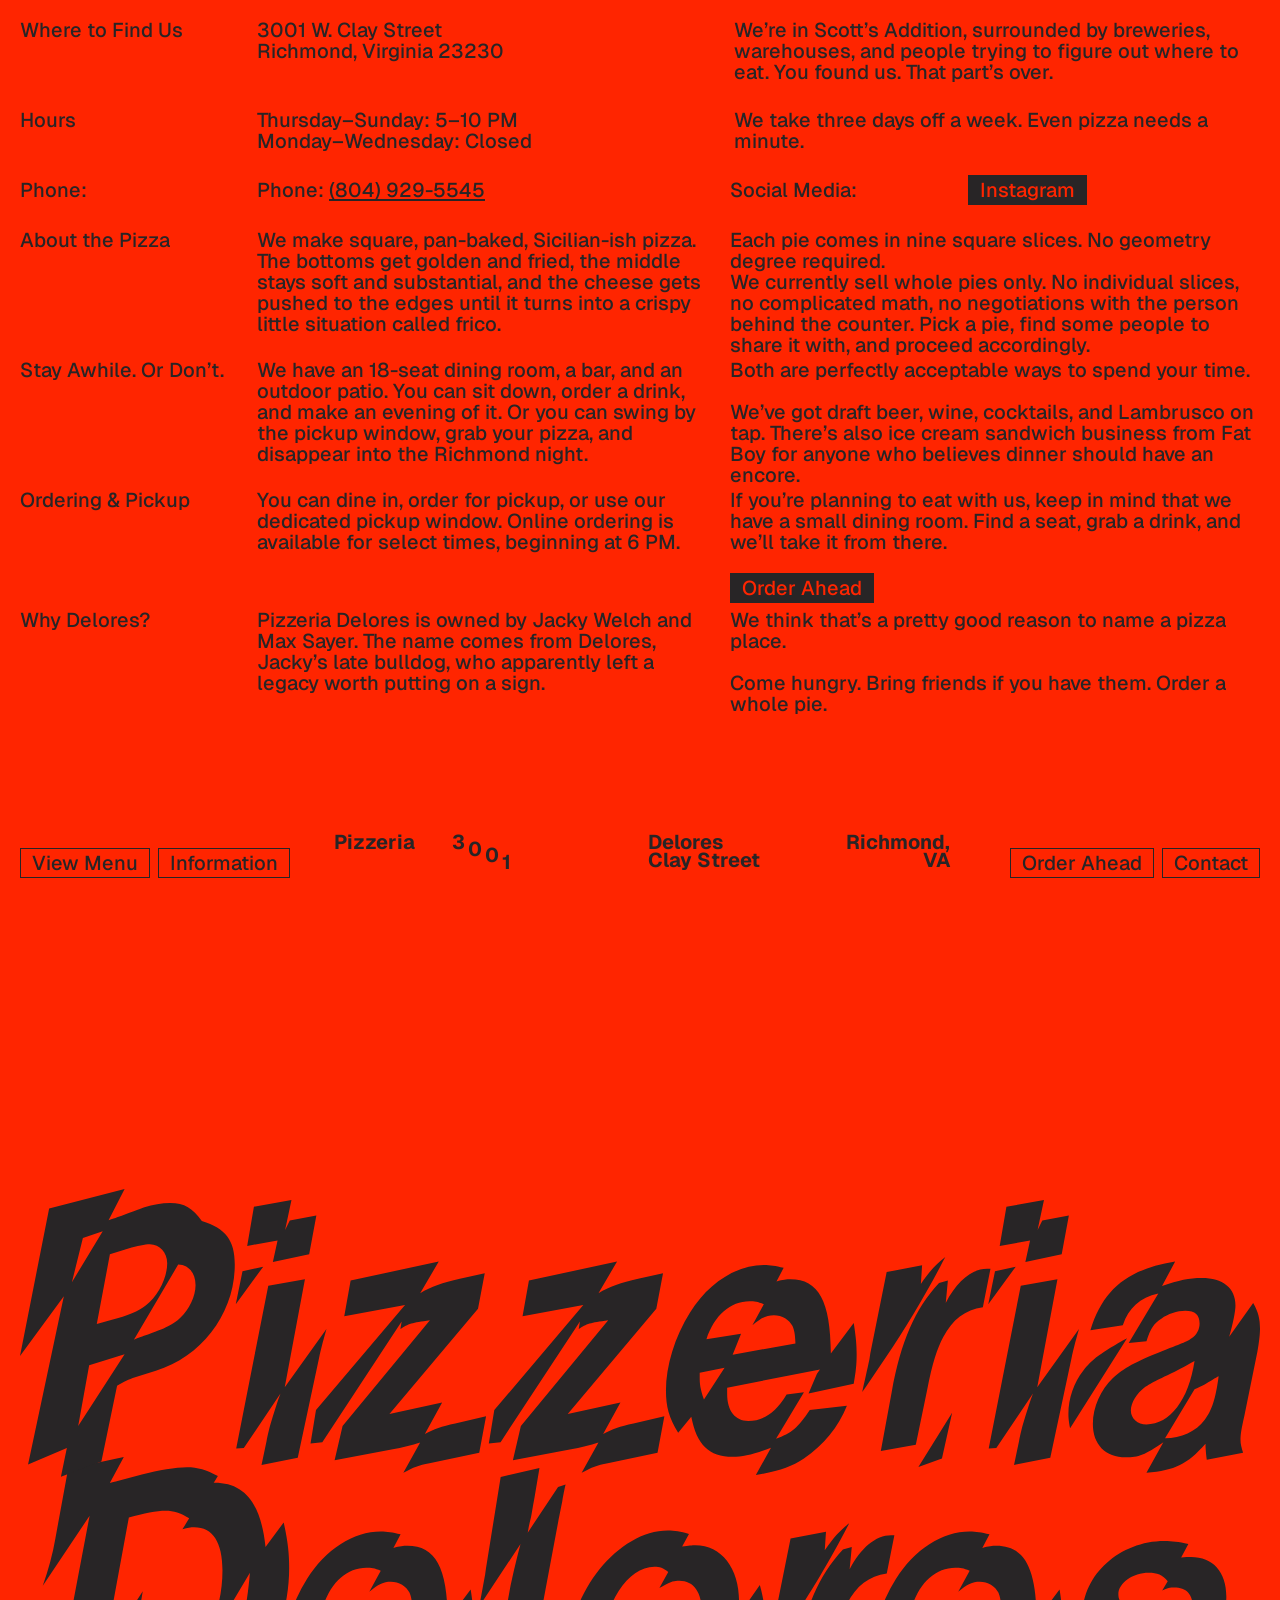
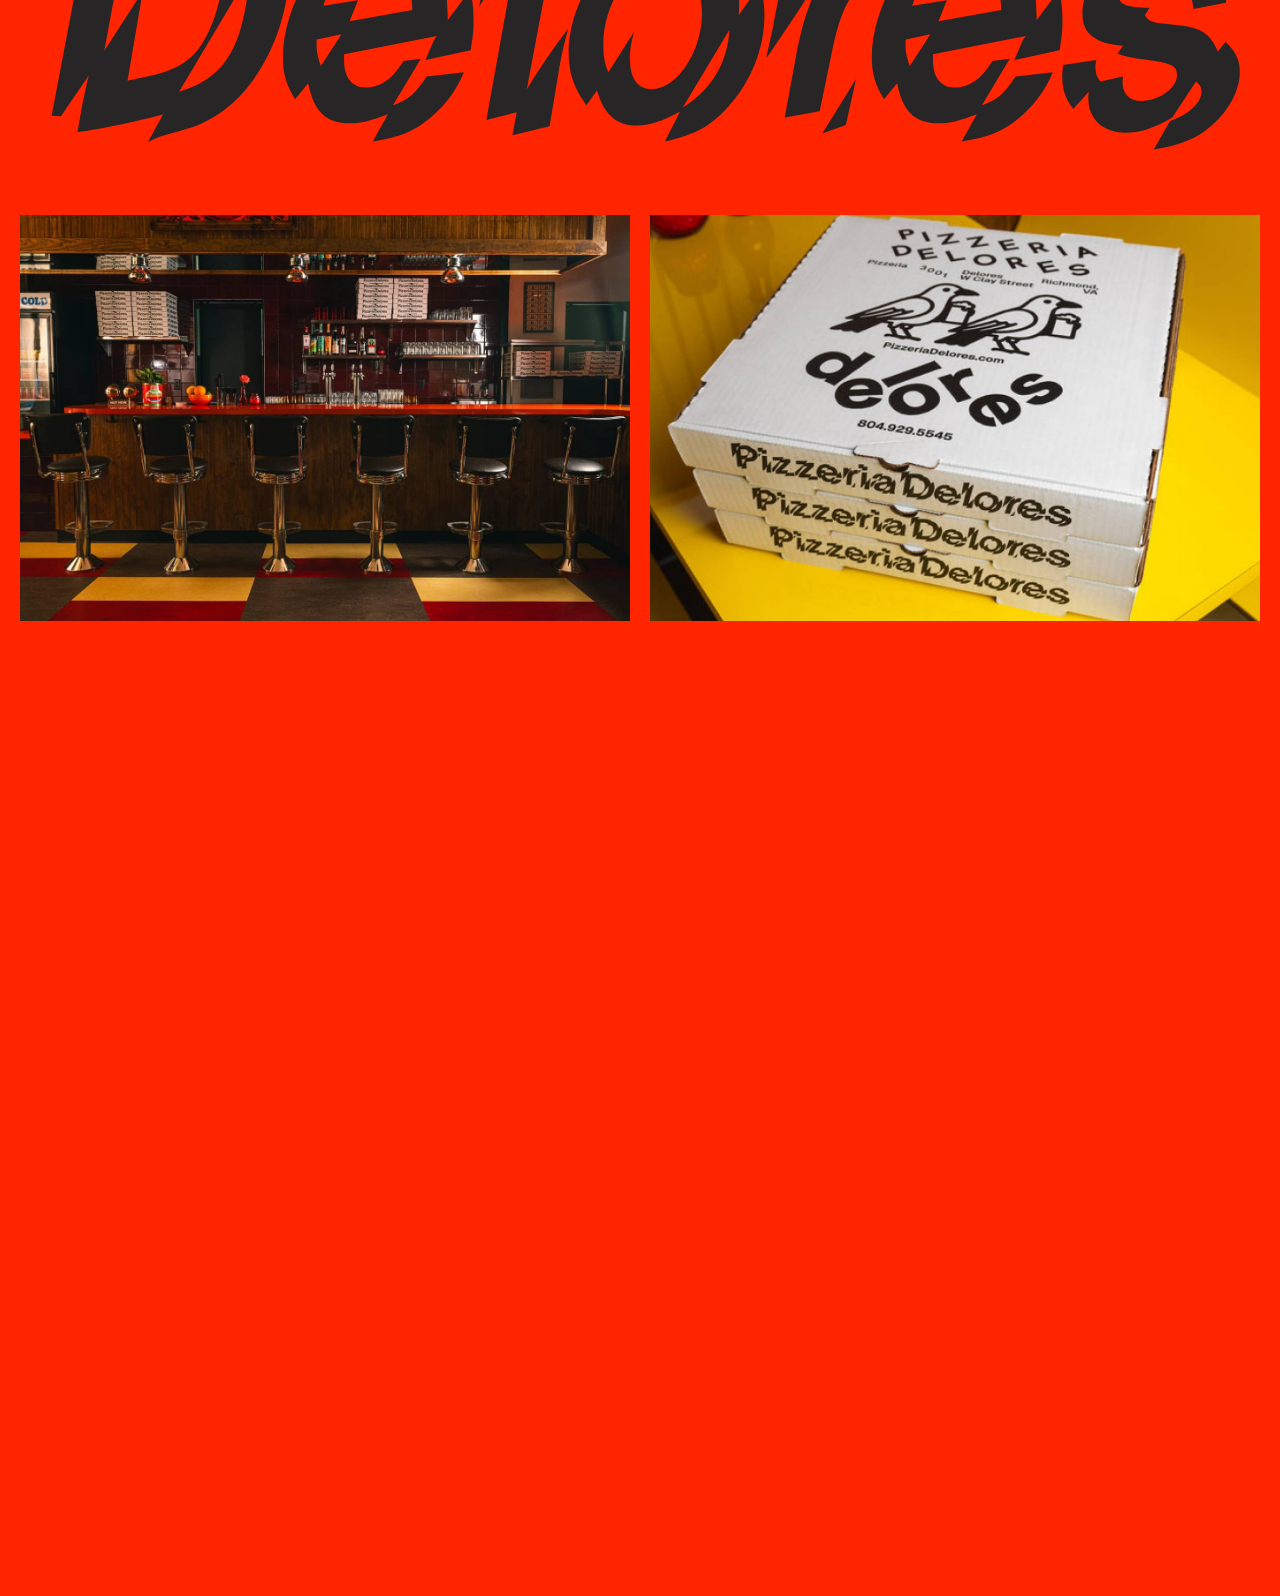
<file: information.html>
<!DOCTYPE html>
<html lang="en">
<head>
  <meta charset="utf-8">
  <meta name="viewport" content="width=device-width, initial-scale=1, viewport-fit=cover">
  <title>Information | Pizzeria Delores</title>
  <meta name="description" content="Where to find Pizzeria Delores: 3001 W. Clay Street, Richmond, Virginia. Hours, phone, ordering and pickup details.">
  <link rel="stylesheet" href="styles.css">
</head>
<body class="theme-red">

  <!-- Figma "Rectangle": a 20px border in the page colour that stays fixed around the viewport -->
  <div class="frame" aria-hidden="true"></div>

  <div class="site">

  <main class="page">

    <h1 class="visually-hidden">Information</h1>

    <!-- Landing screen: the details fill the first screen (at least 100vh), the big lettering follows -->
    <section class="landing">

    <div class="info">

      <!-- Where to find us -->
      <h2 class="info__label info__row-1">Where to Find Us</h2>
      <p class="info__detail info__row-1">3001 W. Clay Street<br>Richmond, Virginia 23230</p>
      <div class="info__extra info__row-1">
        <p>We’re in Scott’s Addition, surrounded by breweries, warehouses, and people trying to figure out where to eat. You found us. That part’s over.</p>
      </div>

      <!-- Hours -->
      <h2 class="info__label info__row-2">Hours</h2>
      <p class="info__detail info__row-2">Thursday–Sunday: 5–10 PM<br>Monday–Wednesday: Closed</p>
      <div class="info__extra info__row-2">
        <p>We take three days off a week. Even pizza needs a minute.</p>
      </div>

      <!-- Phone -->
      <h2 class="info__label info__row-3">Phone:</h2>
      <p class="info__detail info__row-3">Phone: <a href="tel:+18049295545">(804) 929-5545</a></p>
      <div class="info__extra info__row-3 info__social">
        <span>Social Media:</span>
        <a class="btn btn--solid" href="https://www.instagram.com/pizzeriadelores/" target="_blank" rel="noopener">Instagram</a>
      </div>

      <!-- About the pizza -->
      <h2 class="info__label info__row-4">About the Pizza</h2>
      <p class="info__detail info__row-4">We make square, pan-baked, Sicilian-ish pizza. The bottoms get golden and fried, the middle stays soft and substantial, and the cheese gets pushed to the edges until it turns into a crispy little situation called frico.</p>
      <div class="info__extra info__extra--tight info__row-4">
        <p>Each pie comes in nine square slices. No geometry degree required.</p>
        <p>We currently sell whole pies only. No individual slices, no complicated math, no negotiations with the person behind the counter. Pick a pie, find some people to share it with, and proceed accordingly.</p>
      </div>

      <!-- Stay awhile -->
      <h2 class="info__label info__row-5">Stay Awhile. Or Don’t.</h2>
      <p class="info__detail info__row-5">We have an 18-seat dining room, a bar, and an outdoor patio. You can sit down, order a drink, and make an evening of it. Or you can swing by the pickup window, grab your pizza, and disappear into the Richmond night.</p>
      <div class="info__extra info__row-5">
        <p>Both are perfectly acceptable ways to spend your time.</p>
        <p>We’ve got draft beer, wine, cocktails, and Lambrusco on tap. There’s also ice cream sandwich business from Fat Boy for anyone who believes dinner should have an encore.</p>
      </div>

      <!-- Ordering & pickup -->
      <h2 class="info__label info__row-6">Ordering &amp; Pickup</h2>
      <p class="info__detail info__row-6">You can dine in, order for pickup, or use our dedicated pickup window. Online ordering is available for select times, beginning at 6 PM.</p>
      <div class="info__extra info__row-6">
        <p>If you’re planning to eat with us, keep in mind that we have a small dining room. Find a seat, grab a drink, and we’ll take it from there.</p>
        <a class="btn btn--solid" href="https://order.toasttab.com/online/pizzeria-delores-3001-w-clay-st" target="_blank" rel="noopener">Order Ahead</a>
      </div>

      <!-- Why Delores -->
      <h2 class="info__label info__row-7">Why Delores?</h2>
      <p class="info__detail info__row-7">Pizzeria Delores is owned by Jacky Welch and Max Sayer. The name comes from Delores, Jacky’s late bulldog, who apparently left a legacy worth putting on a sign.</p>
      <div class="info__extra info__row-7">
        <p>We think that’s a pretty good reason to name a pizza place.</p>
        <p>Come hungry. Bring friends if you have them. Order a whole pie.</p>
      </div>

    </div>

    </section>

    <!-- Letter outlines from Figma frame "Information" > "Pizzeria Delores" (2002:494) -->
      <svg class="wordmark wordmark--info" viewBox="0 0 1400 633" role="img" aria-label="Pizzeria Delores" xmlns="http://www.w3.org/2000/svg">
        <title>Pizzeria Delores</title>
        <path transform="translate(1176.7 397.5)" d="M 184.3 113.8 C 196.2 125.3 200.5 134.3 200.5 147.7 C 200.5 171.5 184.3 198.2 159.1 215.8 C 143.9 225.8 129.1 231 103.4 235.3 L 121.5 203.4 C 143.4 195.3 157.2 182.4 157.2 170.1 C 157.2 165.3 155.8 162.4 151 158.6 L 124.3 199.1 C 101.9 212 87.6 216.3 71 216.3 C 46.2 216.3 29.5 201 29.5 178.1 C 29.5 175.8 29.5 172.9 30 170.1 L 12.4 189.6 C 2.9 176.7 0 167.7 0 152.4 C 0 149.1 0.5 145.8 1 140 L 38.6 134.3 C 37.6 138.1 37.6 140 37.6 142.4 C 37.6 149.1 39.1 153.4 43.3 158.6 L 68.6 152.9 C 68.6 155.3 68.1 158.1 68.1 159.6 C 68.1 172.4 76.2 180.5 89.1 180.5 C 109.1 180.5 129.6 166.2 129.6 151.5 C 129.6 140.5 122.9 137.7 93.4 133.8 C 79.5 131.9 72.4 130.5 62.4 127.2 L 68.6 118.1 C 37.6 115.7 22.9 104.3 22.9 83.4 C 22.9 38.1 65.3 0 115.3 0 C 124.3 0 131 1 142.4 3.3 L 134.3 18.6 C 138.6 18.1 142.9 18.1 145.3 18.1 C 170.1 18.1 185.3 34.8 185.3 62.9 C 185.3 64.8 185.3 66.7 184.8 69.5 L 148.1 76.7 C 147.2 59.5 140.5 52.4 126.2 52.4 C 121.9 52.4 118.6 52.9 112.9 55.7 L 119.1 45.3 C 113.4 38.1 107.2 35.7 97.6 35.7 C 80 35.7 63.4 47.2 63.4 60 C 63.4 71.5 71.9 74.8 98.6 75.3 L 93.4 83.4 C 96.2 89.1 100.5 91.5 111 92.9 L 136.2 95.7 C 157.7 98.6 167.7 105.7 175.8 124.8 L 184.3 113.8 Z"/>
        <path transform="translate(961.7 386.6)" d="M 13.8 189.6 C 3.3 172.4 0 160 0 141.9 C 0 114.3 10 81 27.2 53.8 C 47.6 20.5 80 0 110.5 0 C 118.1 0 123.4 1 132.9 3.3 L 124.8 18.6 C 132.4 16.7 135.8 16.2 140.5 16.2 C 172.4 16.2 185.8 41 186.2 100 L 212 65.7 C 214.4 81 215.3 90 215.3 101 C 215.3 112.4 214.4 121 212 134.3 L 161 145.3 L 170.5 122.9 L 173.9 118.1 L 69.1 138.6 C 69.1 141.5 69.1 144.3 69.1 145.8 C 69.1 164.8 78.1 176.2 92.9 176.2 C 110 176.2 123.8 166.7 136.2 146.2 L 155.8 143.9 L 124.3 196.2 C 141.5 190.5 149.6 183.4 162.4 163.9 L 204.3 159.1 C 194.8 182.9 178.1 203.4 155.8 218.6 C 141 228.2 128.1 232.9 101.5 237.2 L 118.6 206.3 C 99.1 213.9 87.2 216.7 75.3 216.7 C 48.6 216.7 34.8 203.4 28.6 171.5 L 13.8 189.6 Z M 84.8 77.6 L 75.3 101.5 L 146.2 88.6 C 145.8 77.2 144.8 73.8 142.9 69.1 C 139.6 61.9 131 56.7 121.9 56.7 C 113.4 56.7 107.7 59.5 97.6 68.1 L 110.5 44.3 C 103.4 41.4 100 41 94.3 41 C 72.9 41 54.8 56.7 45.7 83.8 L 84.8 77.6 Z M 42.9 152 L 66.2 116.2 L 38.1 121.9 C 38.1 123.8 38.1 125.3 38.1 126.2 C 38.1 134.8 38.6 139.1 42.9 152 Z"/>
        <path transform="translate(842.4 377.5)" d="M 60.5 212 L 21 219.1 L 33.3 152.4 C 43.8 95.3 59.1 59.5 86.7 29.5 L 96.7 26.7 L 94.3 51.9 C 106.7 27.6 123.8 13.3 141 13.3 C 141.5 13.3 142.9 13.3 144.8 13.3 L 136.2 56.7 C 116.2 59.5 101.9 70.5 91.5 90.5 C 84.8 102.9 79.1 120.5 73.4 149.6 L 60.5 212 Z M 27.6 17.1 L 67.6 9.5 L 66.2 30.5 C 76.7 15.2 83.4 8.1 93.8 0 L 91 5.2 C 74.3 38.1 48.1 81.9 26.7 113.4 L 4.8 145.8 L 0 152.4 C 2.4 141.9 5.7 126.7 8.1 115.7 L 9.1 109.1 L 27.6 17.1 Z M 90 227.7 L 63.4 237.2 L 101.5 175.8 L 90 227.7 Z"/>
        <path transform="translate(619.5 385.6)" d="M 20 197.2 C 5.7 177.7 0 160.5 0 138.6 C 0 70 56.2 0 111.9 0 C 120 0 125.8 1 135.8 3.8 L 128.1 18.1 C 135.8 17.1 139.1 16.7 142.9 16.7 C 172.4 16.7 192.4 42.4 192.4 80 C 192.4 83.4 192.4 88.6 192 95.7 L 215.8 61.4 C 219.6 75.3 221 83.4 221 95.7 C 221 137.2 202 179.6 170.1 209.1 C 154.8 223.4 138.1 231.5 108.6 238.2 L 125.8 204.3 C 104.8 215.8 91 220.1 76.7 220.1 C 53.8 220.1 40 207.7 31.9 180.5 L 20 197.2 Z M 73.8 114.3 C 70.5 126.7 69.1 134.3 69.1 144.3 C 69.1 166.7 77.6 179.1 93.4 179.1 C 122.4 179.1 150.5 136.2 150.5 93.4 C 150.5 70 141.5 56.7 124.8 56.7 C 119.1 56.7 115.7 57.6 108.1 61.9 C 106.7 62.9 104.8 63.8 102.4 64.8 L 112.4 46.7 C 106.7 42.4 102.9 41 96.7 41 C 66.7 41 39.1 83.8 39.1 129.1 C 39.1 141.9 40.5 149.6 44.8 160 L 73.8 114.3 Z M 181.5 111.9 L 128.6 200.1 C 161.5 179.1 179.1 149.6 181.5 111.9 Z"/>
        <path transform="translate(518.4 315.1)" d="M 79.5 291.5 L 37.6 301.5 L 42.4 275.8 L 8.1 284.4 L 34.8 136.2 C 36.7 126.7 41.4 105.7 46.7 85.7 L 0 156.2 L 1.4 149.1 C 2.9 141.5 3.8 136.2 4.3 133.4 L 6.7 120.5 L 7.6 113.8 L 24.3 10 L 68.1 0 L 62.4 33.8 L 61 41.4 L 59.1 52.4 C 58.6 55.3 57.6 59.5 56.2 65.3 L 54.8 72.9 L 89.1 21.4 L 97.6 18.6 C 95.7 26.2 95.3 29.5 93.8 37.6 C 92.4 44.3 90 56.7 89.1 61.4 L 53.8 249.6 C 68.1 226.3 82.9 204.3 100.5 181.5 C 95.3 201 91.5 217.7 89.6 231 L 79.5 291.5 Z"/>
        <path transform="translate(296.8 386.6)" d="M 13.8 189.6 C 3.3 172.4 0 160 0 141.9 C 0 114.3 10 81 27.2 53.8 C 47.6 20.5 80 0 110.5 0 C 118.1 0 123.4 1 132.9 3.3 L 124.8 18.6 C 132.4 16.7 135.8 16.2 140.5 16.2 C 172.4 16.2 185.8 41 186.2 100 L 212 65.7 C 214.4 81 215.3 90 215.3 101 C 215.3 112.4 214.4 121 212 134.3 L 161 145.3 L 170.5 122.9 L 173.9 118.1 L 69.1 138.6 C 69.1 141.5 69.1 144.3 69.1 145.8 C 69.1 164.8 78.1 176.2 92.9 176.2 C 110 176.2 123.8 166.7 136.2 146.2 L 155.8 143.9 L 124.3 196.2 C 141.5 190.5 149.6 183.4 162.4 163.9 L 204.3 159.1 C 194.8 182.9 178.1 203.4 155.8 218.6 C 141 228.2 128.1 232.9 101.5 237.2 L 118.6 206.3 C 99.1 213.9 87.2 216.7 75.3 216.7 C 48.6 216.7 34.8 203.4 28.6 171.5 L 13.8 189.6 Z M 84.8 77.6 L 75.3 101.5 L 146.2 88.6 C 145.8 77.2 144.8 73.8 142.9 69.1 C 139.6 61.9 131 56.7 121.9 56.7 C 113.4 56.7 107.7 59.5 97.6 68.1 L 110.5 44.3 C 103.4 41.4 100 41 94.3 41 C 72.9 41 54.8 56.7 45.7 83.8 L 84.8 77.6 Z M 42.9 152 L 66.2 116.2 L 38.1 121.9 C 38.1 123.8 38.1 125.3 38.1 126.2 C 38.1 134.8 38.6 139.1 42.9 152 Z"/>
        <path transform="translate(25.7 302.7)" d="M 0 145.3 C 6.2 127.2 11.4 109.1 14.3 91.5 L 28.6 13.3 L 91.5 0 L 75.7 29.1 C 80 28.1 82.9 27.2 83.4 27.2 L 111.9 19.5 C 131 14.8 150 11.4 162.9 11.4 C 174.8 11.4 184.8 14.3 197.7 21.4 L 192.9 29.1 C 227.7 28.6 246.3 51.9 251.5 101.5 L 272 73.8 C 276.8 95.3 278.2 109.1 278.2 124.8 C 278.2 171.5 261.5 220.5 234.4 255.8 C 219.1 275.8 201 290.6 181.5 299.6 C 172 304.4 168.1 305.3 148.1 311 C 133.8 314.9 127.2 317.2 118.6 322 L 135.8 290.6 C 105.3 298.7 64.3 307.2 39.1 310.6 L 44.8 278.7 C 45.7 274.4 47.2 267.2 48.1 263.4 L 50.5 252 L 51.9 246.7 L 20.5 292.5 L 10 292 L 52.9 66.2 L 0 145.3 Z M 69.5 218.6 L 112.9 151.5 L 95.7 252.5 L 101.9 251 C 130.5 245.3 135.8 243.4 147.2 238.6 C 165.3 231 177.2 218.6 187.2 197.2 C 197.7 175.3 202.9 151.5 202.9 127.7 C 202.9 96.2 192 79.1 171 79.1 C 166.7 79.1 163.9 79.5 157.7 81.5 L 165.3 69.1 C 155.3 62.9 148.1 60.5 138.6 60.5 C 128.6 60.5 114.3 63.4 97.2 68.1 L 69.5 218.6 Z M 153.9 264.8 C 206.3 249.1 226.7 215.3 233.9 130.5 L 153.9 264.8 Z"/>
        <path transform="translate(1183.7 81.9)" d="M 197.2 215.8 L 156.2 223.9 C 155.3 216.3 155.3 215.8 154.8 209.1 C 154.8 208.6 154.8 207.2 154.8 205.8 C 133.8 229.1 121 235.8 88.1 238.6 L 107.2 203.9 C 86.7 218.2 79.1 221 64.8 221 C 41.9 221 27.6 206.7 27.6 183.4 C 27.6 164.8 36.7 144.3 50 131.9 C 61.9 120.5 76.2 112.9 106.2 101 C 131 91.5 133.8 90.5 139.1 86.7 C 144.8 82.9 148.1 76.7 148.1 70 C 148.1 60.5 143.4 55.7 131.9 55.7 C 122.9 55.7 111.9 59.5 105.3 64.3 C 96.7 69.5 92.9 75.3 88.1 90 L 68.1 91.9 L 101.5 36.2 C 80.5 41 68.1 52.4 61.4 71.9 L 24.8 77.6 C 39.1 31 67.2 8.6 120.5 0 L 105.7 27.6 C 124.8 21 136.2 18.6 150.5 18.6 C 174.3 18.6 188.6 30 188.6 49.5 C 188.6 56.2 185.8 70 181.5 84.8 L 208.6 46.7 C 214.4 56.7 216.3 64.8 216.3 75.7 C 216.3 81.9 215.3 91.9 213.4 101.5 L 198.6 174.3 C 195.3 189.1 194.3 194.8 194.3 201.5 C 194.3 206.3 195.3 209.6 197.2 215.8 Z M 1.9 188.2 C 0.5 180.5 0 177.2 0 172 C 0 154.8 6.2 136.7 16.7 123.4 C 26.2 111 36.7 102.9 66.2 86.7 L 1.9 188.2 Z M 169.6 129.6 C 167.7 130.5 166.2 131.5 165.3 131.9 C 153.9 139.1 152.4 140 142.4 144.3 L 109.1 199.6 C 127.2 199.6 143.9 192 153.9 178.6 C 162 168.1 166.2 155.3 169.6 129.6 Z M 142.4 112.4 C 134.8 116.7 130.5 119.1 120 124.3 C 95.7 135.8 93.4 137.2 86.2 141.9 C 77.2 148.6 70.5 159.6 70.5 168.1 C 70.5 177.2 78.1 183.9 88.1 183.9 C 114.8 183.9 135.8 156.2 142.4 112.4 Z"/>
        <path transform="translate(1093.2 12.4)" d="M 78.1 89.6 L 55.3 211.5 L 102.4 145.8 C 100 154.3 96.7 166.2 93.8 179.6 L 70 291 L 29.1 299.1 L 34.8 272 C 37.2 259.6 40 249.6 47.6 226.3 L 50.5 218.6 L 9.1 280.1 L 0.5 280.6 L 36.7 96.7 L 78.1 89.6 Z M 12.9 51.9 L 20.5 7.6 L 62.9 0 L 55.7 33.8 L 61 23.3 L 91 17.6 L 82.9 61.4 L 41.9 70 L 47.2 45.7 L 12.9 51.9 Z M 7.6 80.5 L 31 75.3 L 0 117.7 L 7.6 80.5 Z"/>
        <path transform="translate(950.9 76.7)" d="M 60.5 212 L 21 219.1 L 33.3 152.4 C 43.8 95.3 59.1 59.5 86.7 29.5 L 96.7 26.7 L 94.3 51.9 C 106.7 27.6 123.8 13.3 141 13.3 C 141.5 13.3 142.9 13.3 144.8 13.3 L 136.2 56.7 C 116.2 59.5 101.9 70.5 91.5 90.5 C 84.8 102.9 79.1 120.5 73.4 149.6 L 60.5 212 Z M 27.6 17.1 L 67.6 9.5 L 66.2 30.5 C 76.7 15.2 83.4 8.1 93.8 0 L 91 5.2 C 74.3 38.1 48.1 81.9 26.7 113.4 L 4.8 145.8 L 0 152.4 C 2.4 141.9 5.7 126.7 8.1 115.7 L 9.1 109.1 L 27.6 17.1 Z M 90 227.7 L 63.4 237.2 L 101.5 175.8 L 90 227.7 Z"/>
        <path transform="translate(729.3 85.7)" d="M 13.8 189.6 C 3.3 172.4 0 160 0 141.9 C 0 114.3 10 81 27.2 53.8 C 47.6 20.5 80 0 110.5 0 C 118.1 0 123.4 1 132.9 3.3 L 124.8 18.6 C 132.4 16.7 135.8 16.2 140.5 16.2 C 172.4 16.2 185.8 41 186.2 100 L 212 65.7 C 214.4 81 215.3 90 215.3 101 C 215.3 112.4 214.4 121 212 134.3 L 161 145.3 L 170.5 122.9 L 173.9 118.1 L 69.1 138.6 C 69.1 141.5 69.1 144.3 69.1 145.8 C 69.1 164.8 78.1 176.2 92.9 176.2 C 110 176.2 123.8 166.7 136.2 146.2 L 155.8 143.9 L 124.3 196.2 C 141.5 190.5 149.6 183.4 162.4 163.9 L 204.3 159.1 C 194.8 182.9 178.1 203.4 155.8 218.6 C 141 228.2 128.1 232.9 101.5 237.2 L 118.6 206.3 C 99.1 213.9 87.2 216.7 75.3 216.7 C 48.6 216.7 34.8 203.4 28.6 171.5 L 13.8 189.6 Z M 84.8 77.6 L 75.3 101.5 L 146.2 88.6 C 145.8 77.2 144.8 73.8 142.9 69.1 C 139.6 61.9 131 56.7 121.9 56.7 C 113.4 56.7 107.7 59.5 97.6 68.1 L 110.5 44.3 C 103.4 41.4 100 41 94.3 41 C 72.9 41 54.8 56.7 45.7 83.8 L 84.8 77.6 Z M 42.9 152 L 66.2 116.2 L 38.1 121.9 C 38.1 123.8 38.1 125.3 38.1 126.2 C 38.1 134.8 38.6 139.1 42.9 152 Z"/>
        <path transform="translate(529.3 81.9)" d="M 190.5 215.8 L 134.3 227.7 C 121.9 230.1 116.7 232 104.8 238.6 L 123.8 204.3 C 114.8 207.2 102.9 210.1 92.9 212 L 27.2 224.4 L 36.2 185.8 L 134.8 66.2 C 114.3 69.1 110.5 70 101.5 76.2 L 102.9 67.6 L 13.3 203.9 L 0 205.3 L 6.2 167.7 L 106.7 49.1 L 38.1 61.9 L 45.3 21.4 L 144.8 0 L 123.8 35.7 C 136.2 28.6 149.1 23.8 168.6 19.5 L 196.7 13.3 L 189.1 53.3 L 89.1 172 L 148.6 159.1 L 129.1 194.8 C 139.6 189.1 147.7 186.2 163.4 182.9 L 198.2 174.8 L 190.5 215.8 Z"/>
        <path transform="translate(328 81.9)" d="M 190.5 215.8 L 134.3 227.7 C 121.9 230.1 116.7 232 104.8 238.6 L 123.8 204.3 C 114.8 207.2 102.9 210.1 92.9 212 L 27.2 224.4 L 36.2 185.8 L 134.8 66.2 C 114.3 69.1 110.5 70 101.5 76.2 L 102.9 67.6 L 13.3 203.9 L 0 205.3 L 6.2 167.7 L 106.7 49.1 L 38.1 61.9 L 45.3 21.4 L 144.8 0 L 123.8 35.7 C 136.2 28.6 149.1 23.8 168.6 19.5 L 196.7 13.3 L 189.1 53.3 L 89.1 172 L 148.6 159.1 L 129.1 194.8 C 139.6 189.1 147.7 186.2 163.4 182.9 L 198.2 174.8 L 190.5 215.8 Z"/>
        <path transform="translate(243.6 12.4)" d="M 78.1 89.6 L 55.3 211.5 L 102.4 145.8 C 100 154.3 96.7 166.2 93.8 179.6 L 70 291 L 29.1 299.1 L 34.8 272 C 37.2 259.6 40 249.6 47.6 226.3 L 50.5 218.6 L 9.1 280.1 L 0.5 280.6 L 36.7 96.7 L 78.1 89.6 Z M 12.9 51.9 L 20.5 7.6 L 62.9 0 L 55.7 33.8 L 61 23.3 L 91 17.6 L 82.9 61.4 L 41.9 70 L 47.2 45.7 L 12.9 51.9 Z M 7.6 80.5 L 31 75.3 L 0 117.7 L 7.6 80.5 Z"/>
        <path transform="translate(0 0)" d="M 9.1 311 L 49.5 121 L 0 188.6 L 32.9 21.9 L 118.1 0 L 100 35.2 C 104.3 33.8 107.7 32.9 109.6 31.9 C 124.3 26.7 134.8 22.4 140.5 20.5 C 150 17.6 159.6 15.7 169.6 15.7 C 185.8 15.7 194.8 21.4 205.3 36.2 C 232.5 44.8 242.5 58.1 242.5 85.3 C 242.5 139.6 206.3 188.6 153.4 205.3 L 130 212.4 C 122.4 214.8 117.7 217.2 109.6 222 L 91.9 307.7 L 46.2 324.9 L 52.9 292.5 L 9.1 311 Z M 86.7 152.4 L 103.8 147.7 C 121 143.4 134.3 137.7 141.9 131.5 C 155.8 121 166.2 100.5 166.2 83.8 C 166.2 71.9 157.7 62.4 146.7 62.4 C 141 62.4 132.4 64.3 122.4 67.2 L 101.5 73.8 L 86.7 152.4 Z M 128.6 170.1 C 133.8 168.1 137.7 166.7 140 165.8 C 165.8 156.7 172.9 152.9 181 145.3 C 191 136.2 198.2 121 198.2 108.6 C 198.2 94.8 190.5 85.7 178.6 85.3 L 128.6 170.1 Z M 71 55.3 L 58.6 105.3 L 93.4 47.6 L 71 55.3 Z M 78.1 199.1 L 65.7 267.7 L 118.1 186.7 L 78.1 199.1 Z"/>
      </svg>

    <!-- Two photo carousels (assets/PDinfo_left1-6.jpg and PDinfo_right1-6.jpg), a new photo every 1.5 seconds -->
    <div class="photos">
      <div class="photo-carousel" data-carousel data-interval="1500" role="img" aria-label="Photos of Pizzeria Delores, left side">
        <img class="photo__slide is-active" src="assets/PDinfo_left1.jpg" width="1380" height="920" alt="The bar at Pizzeria Delores">
        <img class="photo__slide" src="assets/PDinfo_left2.jpg" width="1380" height="920" alt="">
        <img class="photo__slide" src="assets/PDinfo_left3.jpg" width="1380" height="920" alt="">
        <img class="photo__slide" src="assets/PDinfo_left4.jpg" width="1380" height="920" alt="">
        <img class="photo__slide" src="assets/PDinfo_left5.jpg" width="1380" height="920" alt="">
        <img class="photo__slide" src="assets/PDinfo_left6.jpg" width="1380" height="920" alt="">
      </div>
      <div class="photo-carousel" data-carousel data-interval="1500" role="img" aria-label="Photos of Pizzeria Delores, right side">
        <img class="photo__slide is-active" src="assets/PDinfo_right1.jpg" width="1380" height="920" alt="The bar at Pizzeria Delores">
        <img class="photo__slide" src="assets/PDinfo_right2.jpg" width="1380" height="920" alt="">
        <img class="photo__slide" src="assets/PDinfo_right3.jpg" width="1380" height="920" alt="">
        <img class="photo__slide" src="assets/PDinfo_right4.jpg" width="1380" height="920" alt="">
        <img class="photo__slide" src="assets/PDinfo_right5.jpg" width="1380" height="920" alt="">
        <img class="photo__slide" src="assets/PDinfo_right6.jpg" width="1380" height="920" alt="">
      </div>
    </div>

  </main>

  <footer class="site-footer">
    <a class="footer-logo" href="index.html" aria-label="Pizzeria Delores, home">
      <svg viewBox="0 0 84.149 70" aria-hidden="true" xmlns="http://www.w3.org/2000/svg"><path d="M 82.18940965757604 37.014449827696836 C 83.63414518311053 35.123347269749864 84.67864701043825 31.994486226968036 83.86356748587579 29.61390921424524 C 83.74582982165664 29.269959025193995 83.47009695053951 28.46485637761459 82.56649157515423 28.261621174081213 L 82.17961433372602 28.174697321153108 C 82.15645866734492 27.770898736423415 82.14256465758051 27.3770743534671 82.18566982249901 27.092081959726478 C 82.20953797239262 27.04630505729142 82.25460415769756 26.970069486381792 82.28648773118177 26.916633411228325 C 82.40244419192803 26.720879267771547 82.54689997194127 26.477566941518106 82.63275406002201 26.196849442283195 C 82.95657715290962 25.137212135159885 82.85326805219186 24.04925363866524 82.34188403826032 23.13424993319792 C 81.81037242083848 22.18326591341643 80.89394121684602 21.49714694838546 79.76127281155104 21.20182358613135 C 79.6365884516643 21.169227581880257 79.51884861099907 21.15622531490213 79.41393562877158 21.15141606820467 C 79.29299179405453 20.93108132911562 79.1992990177676 20.770595389143182 79.0874393292557 20.63611460620009 C 77.37926354253814 18.583991297907925 74.6004081021674 18.14528125520041 72.47970520043143 19.591973826164562 C 72.26845426895142 19.73642934172073 72.06147547817586 19.95800994033299 71.86126802521464 20.17264484131468 C 71.38301444683943 20.098724941776048 70.67480993348784 20.01732416264631 70.00596737117789 20.246564905413614 C 69.26908277674966 20.49896130021154 68.87418907924608 20.986298827957405 68.63390450567773 21.299434218801604 C 68.40876016162889 21.28732204158987 68.21318463183457 21.284649608787163 68.03132357889076 21.310477043341873 C 67.2996045297413 21.414321146028126 66.63343175544675 21.74794063198573 66.10779811373214 22.23029024135178 L 66.10779811373214 18.697453398317528 C 66.10779811373214 18.304342018001734 66.69043281461346 16.932637518129358 67.16458962075433 16.209647447314104 C 67.6287716789536 15.50161949665205 69.10254006093248 13.957851676697267 69.57064078375899 13.74749167022129 C 70.59839616435924 13.539447228948376 71.63701644873152 13.404254664296056 72.64161614171705 13.273692529341469 C 74.3695633167107 13.048904788413292 76.1564681015804 12.816635010663484 78.02513047833355 12.209244965266413 C 78.28465207488938 12.124815968647296 78.56911092350435 11.986772736457329 78.87049084414019 11.840714138115718 C 79.04255526736632 11.756997623914218 79.31828843575416 11.623229211912408 79.45205694184605 11.576205467900717 C 79.51279603654046 11.582261556506584 79.60719699653178 11.59544291054913 79.67506091573455 11.605061403944044 C 80.2140536047294 11.680584386268118 81.02877602226559 11.794581153723758 81.55672523274167 11.207140573552836 C 81.73288642820216 11.011030194195646 82.00256240912736 10.579979764803484 81.83103235118982 9.894929316371467 C 81.70118249910834 9.375530706223593 80.74716891720324 8.342611313256787 80.73772852990538 8.332814699921018 C 79.34464794755175 6.890753259362988 76.98704562093089 5.803507107267639 73.7304680372339 5.101535230613361 C 73.30689744369673 5.010159543693453 72.63573884548566 4.924839952014906 71.92539423801081 4.8343548654628234 C 71.15609176585644 4.736566847401141 69.89090217041031 4.575546086439155 69.52237081939263 4.448546352955867 C 69.39305532198294 4.34024924843049 69.1091320489729 4.063984846585849 68.93208025177596 3.8917425698265196 C 68.63105656758798 3.5987347727754715 68.37099984133323 3.345982088993164 68.1764922352385 3.1929767950423655 C 64.47710737475478 0.2846296178952077 60.28985104017709 -0.6617233139473349 56.06750419455275 0.4559812305859488 C 49.649287431313645 2.154892131481792 47.396417643614924 7.428676645938413 45.21764741523502 12.528971835031593 C 44.47488484509955 14.267959688778795 43.7075423210338 16.06412432820326 42.784699880193784 17.674687536715908 L 32.58409314692737 25.927888853142044 L 5.229235947551134 54.36140356353862 L 5.16315318404561 54.60150821663645 C 5.053787182519105 54.999250727358366 5.118801247297882 55.410530711902055 5.335573918037271 55.74628736907588 L 5.317049367945491 55.76694883896393 L 5.345726646184261 55.76195877599176 C 5.39328482243917 55.83356311563573 5.447968030230219 55.90160474061297 5.509241490213226 55.96537178958832 C 5.850876639063291 56.31983107572005 6.358697524105975 56.474799340533785 6.842116605292729 56.374339521368626 L 11.28800522994065 55.61483345528935 C 11.003190527082978 55.918350349420884 10.718553592094498 56.221867158618075 10.433916996843942 56.52538405274961 C 9.057936018790675 57.99273860320791 7.635109172817646 59.5099655851835 6.227244639859594 60.99050109752653 C 5.579598454084373 61.67181103715384 4.898109996865734 62.35508066705478 4.238885967283149 63.01590677698852 C 3.4343155559508687 63.82243521751308 2.60231444976067 64.65675120488355 1.8102125052058136 65.50816600586771 C 1.7204397631146469 65.60470717704436 1.593261769326549 65.73509054642432 1.4520122022784492 65.88043666234832 C 0.9003729813662961 66.4481058846265 0.49479255139868344 66.87256884824575 0.3009974181996624 67.16985153980251 C -0.1341510191448831 67.83691183107744 -0.0028761788047582254 68.38089173756597 0.11432712012579527 68.64557840894645 C 0.23491470777818926 68.91792426897052 0.5621221318548814 69.39510482683711 1.40035725909759 69.53029809219782 C 2.0333975594082716 69.6316485117308 3.7112927941897325 69.42111038299154 3.728392363985469 69.41897294005176 C 4.904700275599716 69.26703637503579 6.11111007150622 68.92165976664855 7.324466998369545 68.38997085868453 C 7.8486756942927425 68.96512114103932 8.488128590402697 69.3398866803709 9.233919159728103 69.5071415908237 C 11.008533925165427 69.9048841015456 12.995825650788797 68.98917004763622 14.54832400766636 68.04869512493522 C 15.585341663312507 69.15980918852614 17.28621401892454 69.60795677531216 18.633517633804555 69.3726599373035 L 19.00543281702123 69.30800655060305 L 29.76551317021467 55.51775553086668 L 34.23580381105472 55.51775553086668 L 34.23580381105472 58.930360666003345 L 36.46373717480549 59.9093099152924 L 40.227957281134586 66.17611691874406 L 37.445180245897 66.17611691874406 C 36.48813868139073 66.17611691874406 35.75000697804955 67.44896318526878 35.667002818710465 68.14220716557823 C 35.58720482456089 68.80837687771891 35.96179197223905 69.3781833136805 36.57791086079096 69.5279824420604 C 37.47474763749894 69.7461797445134 38.00679567987055 69.18314165264134 38.20700313283178 68.97135668133012 C 38.207359373883016 68.97082232059518 38.20789169153729 68.97046686287257 38.20824793258853 68.96993250213762 C 39.04381127585553 68.87481629579621 41.5255647967741 68.92629078026994 42.48741560641043 68.99878572028173 C 43.35361566639792 69.06433396999273 44.27093566726908 69.27148790114056 45.2420487519513 69.49093203986179 C 46.110208165486036 69.68704241921898 47.00775881650866 69.88956793255153 47.88909912724929 69.98806842241403 L 47.9968639970199 70 L 48.10444404935939 69.9882478037627 C 48.68921370582786 69.92430263683715 49.032810713792365 69.63503306067174 49.2180560448412 69.40365486003479 C 49.356455688456045 69.23087821880804 49.44676474402046 69.04456314824809 49.503941431769114 68.85682440810173 C 51.841060789030244 68.81603487197322 54.12688056897994 69.2574201609338 56.531151335389296 69.72409517834583 L 57.27088310349695 69.86730128836965 L 57.36279716064456 69.86730128836965 C 57.364756486322676 69.86730128836965 57.36653456049076 69.86730128836965 57.36849388616888 69.86730128836965 C 58.22614418647343 69.86730128836965 58.895878497135314 69.31993795832031 59.03623746244697 68.50379104231668 C 59.18532433751593 67.63581107024426 58.68391632430958 66.79205832443803 57.844078058733864 66.49726932665133 L 57.725447011174026 66.45558762417791 L 52.8118146857914 66.05125662847087 L 47.93933141786973 59.58495582210123 L 49.03815258305415 59.25472019499296 L 50.890610310135536 54.915713674131496 C 55.07822370927227 53.660322223551404 58.51612502915124 51.323559360044996 60.88031861125262 48.125944809717154 C 62.68913241542172 47.92057216954771 64.22186091284387 47.48631432180299 65.67211819887137 46.77151778286517 C 65.67532436804218 46.76991470074327 65.67834859030191 46.768311444605494 65.68155475947272 46.766886482590344 C 65.98382528184499 47.136842210875514 66.43447230851893 47.235523669297365 66.75134871635575 47.254048174996676 L 66.81172965826808 47.257788004326585 L 66.87211603598722 47.253868793648 C 68.95630424529547 47.11992237517232 71.2025826076447 47.19847292205296 73.37511847523417 47.27453026353605 C 75.77938924164353 47.35895926015517 78.2655959623469 47.44588068714588 80.60520899597661 47.25208585175817 C 81.69673148638644 47.161422647255876 82.11602508733692 46.74248433402888 82.20722279645312 45.65060722139611 C 82.33618204679816 44.10915458443981 82.27793677179928 42.48095849511628 82.22182880931939 40.90637551598346 C 82.17551747655718 39.607166433878604 82.12760183761284 38.266991391073624 82.18940965757604 37.014449827696836 Z M 69.64259999415108 24.25533987601565 C 70.18337388661882 24.11943412823732 70.43131873289875 23.671282294733764 70.59554584810402 23.374533967644417 C 70.7852442090687 23.031474378960997 70.86664605287756 22.926918621967047 71.0394229596162 22.895569459292588 C 71.2088155670162 22.864576537826938 71.2481798962233 22.87989477178742 71.46548693225128 22.96503624551576 C 71.67584726199485 23.047327800190416 71.96404864235664 23.160078171974764 72.36410733306487 23.19463350022011 L 72.93106198209766 23.24361548000469 L 73.25453053722704 22.775515773794062 C 73.70713475161895 22.12038952320127 74.39824322791837 21.6807896179931 75.10342237504894 21.59885430452725 C 75.66414576339986 21.53437477844268 76.16733245327828 21.69895712338284 76.59464356136834 22.085121808089447 C 76.6931442026 22.184691026886778 76.89905039827947 22.565690046851145 77.0098413562142 22.770706451120173 C 77.28094077534377 23.27247116124496 77.47705175334134 23.63530227768982 77.86286077379926 23.821794181567938 C 78.24671048317717 24.007573592411642 78.6198727593816 24.010245638364925 78.8923971455362 24.011848720486817 C 79.18718659633547 24.0139861634266 79.33502788600373 24.014877107844903 79.56052846650041 24.17696653404095 C 80.03201348866557 24.51592935678566 80.00636290374908 24.983673166833274 79.97341060765031 25.168918213209565 C 79.90109367976534 25.575566727609733 79.6136071239227 25.886564352697256 79.20410805056147 26.000739423896995 C 79.17097763358457 26.01000167674665 79.08281289497965 26.015879557491335 79.01209904703524 26.020688804188794 C 78.73049051467548 26.040103910255926 78.25900398492328 26.072700519664274 77.84718934280058 26.437668902876492 L 77.78324251162874 26.494309922669554 L 77.72998791242861 26.56128439530586 C 77.34097270023916 27.0509369574151 77.38460922854317 27.62234724057128 77.41631468114925 28.039682959385345 C 77.4522950268678 28.510810999870085 77.42593284228826 28.5275547188887 77.36252193707611 28.568344255017223 C 77.2424687040955 28.645292202176535 77.12900606968026 28.62587487587239 77.10994717420641 28.60948781344464 C 77.10994717420641 28.60948781344464 77.10513922499075 28.60343298691014 77.1001518503564 28.5874021643641 C 77.0657745898868 28.45879934809537 77.08679115879768 28.048589154165885 77.1006845594226 27.777133894509635 C 77.14574904869211 26.897219881755078 77.22109634331568 25.424520837279143 75.97086842387591 25.04263102584466 L 75.85793953764718 25.008252318581587 L 75.74002058077788 25.001664130866693 C 75.32820593865517 24.978330379465252 74.91194081465108 24.96906836549346 74.49353572392543 24.96906836549346 C 73.6202108500464 24.96906836549346 72.7386944701262 25.00985590035634 71.87730365526878 25.049398594908226 C 70.4997195388825 25.112987520624973 69.07528904496958 25.178536274633682 67.77198123655754 25.068279840805655 C 67.77126875445506 25.00326595025367 67.77963920011291 24.916877481005187 67.80635727874818 24.813745860736553 C 67.89185512507267 24.484401534704507 68.08511710860785 24.245897787949385 68.19501746480613 24.181774497765225 C 68.38845634032367 24.068846262833723 68.41909416119243 24.08006792726618 68.65813189657648 24.161825117473427 C 68.88594804583464 24.240019906209373 69.23043036836413 24.35864981595357 69.64277937577542 24.254983831217526 L 69.64259999415108 24.25533987601565 Z M 68.17452990898443 27.88917113625194 L 74.2591274273747 27.88917113625194 C 74.2591274273747 27.89023985772183 74.25913160208277 27.891130154515704 74.25895348155716 27.892198875985596 C 74.22885111420004 28.33856821350465 74.19750160077113 28.800255588573503 74.28424629058831 29.226141096398994 C 74.43867677607592 29.984042752593595 75.22685803880962 30.82815564128036 75.86631068011613 31.14146913945797 C 76.92612772322829 31.660689642272434 78.1015439926587 31.570025280539618 79.01013672078116 30.898690073525387 C 79.10044382816092 30.831894982237753 79.18647568411083 30.760825155696313 79.26805488173329 30.68565841458105 L 79.26805488173329 44.42140196541388 L 68.17452990898443 44.42140196541388 L 68.17452990898443 27.88917113625194 Z M 63.24023608196254 26.014809988170924 C 63.31077180637463 28.504574695170128 63.38380325619966 31.078769752429665 63.17219608827181 33.5133172790909 C 62.78086530732089 38.015662748465495 61.495904026328 42.07235122472033 59.456245946309075 45.2446726651479 C 57.128032648879596 48.86567917816629 53.92987792756493 51.20136804680812 49.95048752441912 52.18726356703461 C 47.84064995112756 52.70986836398696 45.76465452187769 52.70506198481917 43.571812858256315 52.70898063015348 C 43.24157742437288 52.70898063015348 42.90974012617365 52.70898110857274 42.575051683608 52.71058419069464 L 42.436829988348116 52.71129628029089 L 42.304131072795016 52.750303569929564 C 41.903894274479676 52.86768480670019 41.63368388579863 53.17619011820085 41.41637684977066 53.42377725402565 C 41.39286494163329 53.45067340955259 41.37131351109795 53.47543064607363 41.35243273650223 53.49573635383569 C 41.09807664275793 53.77075401496324 40.67539658725632 54.35587892376316 40.009225851389324 55.2869134783185 C 39.535247152855575 55.9495207889879 38.83558857713529 56.927578482397685 38.56912027429504 57.22005191498132 C 38.161046189192454 57.38873179026935 37.715745873045734 57.37020915843415 37.09784578102094 57.14738072557503 L 37.00344212435984 53.599581847321936 L 36.868424837207385 53.37728486992872 C 36.72646278664677 53.143591104088706 36.18711427525966 52.68849310581566 35.7049420322572 52.68849310581566 L 32.02621901315066 52.68849310581566 L 32.82099376089499 51.69013262028082 C 42.35970336411866 49.94188250572137 48.598198085622585 46.71345122493 53.63134953350068 40.933983936283745 C 57.50297710530343 36.48828084565182 58.183395218189744 30.584484955767742 55.36463806814922 25.893154101080846 C 52.989935372817655 21.940665804160762 48.80410508817964 19.880706112935858 44.10991696270866 20.22394383018628 L 45.10649875573264 19.430239797142214 L 45.20214993005388 19.24998192597017 C 46.132829615213886 17.49549746020083 46.94274333969414 15.622919763615762 47.72611733202445 13.81179308897245 C 48.47974523060434 12.069598963486422 49.258846848660376 10.267912741923121 50.128787423200755 8.61905365389324 C 51.78904878129035 5.47131255429489 54.68119102179367 3.4085021265231785 58.06352157916967 2.959461009134238 C 61.36445092974541 2.5214633108260216 64.6281521382512 3.628124521212932 67.12753916161907 6.009057748602554 L 64.51967823543136 10.07625532193788 L 64.48583490230692 10.27076245925772 C 64.38056567301477 10.874946317850315 64.70866497284513 11.268592402370924 64.83228061277151 11.416788447965391 L 64.85276273278642 11.441547150931079 C 65.1400711332463 11.7917315425571 65.61850475148809 12.10344139525919 66.17281579884319 12.464313012532699 C 66.27630381404565 12.531820586237952 66.38424542185486 12.602000221158129 66.48844592056983 12.67164523680784 C 65.01485492425496 14.15877114515888 63.473753861711316 16.158883205114495 63.27657445040727 18.83941471049753 C 63.10344130722076 21.193986183986404 63.172905264647966 23.64510066535726 63.240056700338215 26.015524795666394 L 63.24023608196254 26.014809988170924 Z M 44.414324861300805 59.71783391508025 L 49.23212934864125 66.06728679808408 L 48.64895968792998 66.06728679808408 C 48.27330352302077 66.06728679808408 47.97477636050651 66.21868839347539 47.75568812100565 66.51864288613562 C 46.95966755429079 66.34871617457935 46.15206753001343 66.31807962172405 45.363884207618575 66.28833354183503 C 44.77875829346863 66.26624663201022 44.21963732150762 66.2450483212876 43.697744194345894 66.1682784973869 L 39.71586079430734 59.742767922545774 L 40.26714401234147 59.5803245218264 L 42.28507041625778 56.919566412760524 L 42.28507041625778 58.836674679810116 L 44.41450152502174 59.717654533731576 L 44.414324861300805 59.71783391508025 Z M 46.840146053629844 57.03000009396166 C 46.3173623459653 57.18300538791246 45.77569846753612 57.17053705708046 45.11469323448065 56.987785683240645 L 45.11469323448065 55.53040463384733 C 45.999595952167034 55.53218583624186 46.79686165837656 55.50350564894483 47.54478968885632 55.4440134891668 L 46.840146053629844 57.03000009396166 Z M 52.540002602663535 26.76505345370055 C 54.707194902301595 29.774573070448803 54.82101373202454 33.781566118373206 52.837107494822554 37.22195871542143 C 51.77639982874033 39.061406409567375 49.29286820445744 41.47208602473304 47.43400251050601 42.93374080078474 C 43.28735674877835 46.194053888797384 38.229978589477355 47.66122812362916 33.084611365274846 48.72389351022353 L 35.39234237282045 47.225727665100145 L 35.43384475772328 47.19722777385494 C 35.84619376513457 46.89834201012953 36.259966019647656 46.60016727432098 36.673918080457476 46.301815875062985 C 39.116841000448915 44.540919205553394 41.64294552383592 42.720352417567476 43.96064970803521 40.69797515731395 C 43.993245762377725 40.66965403960597 44.0413395407796 40.63100205424404 44.0994068302647 40.583978310232354 C 44.895071181765324 39.94007362852087 45.607017473070194 39.294030809464935 45.58136811970369 38.472540248787176 C 45.568899683449594 38.07337279446361 45.3701178252323 37.708226282684386 45.03596372672162 37.47061387947266 C 44.78303260000235 37.29089056387032 44.52653896016921 37.21964306528402 44.276635875107125 37.21964306528402 C 43.61509627676307 37.21964306528402 42.99986813858295 37.719093462987416 42.621362039623676 38.02635088715725 C 42.52998621228355 38.10044890995449 42.40494665639635 38.201977142204846 42.359704043594505 38.22976390075381 C 41.521112616203084 38.731172396211775 40.28460025652848 39.251283435693296 39.23725159525926 37.98253291589507 C 39.217836459356256 37.955992998922746 39.17437370434661 37.8688924639658 39.14569630136032 37.811359622873624 C 39.0037342507997 37.52672346503341 38.76630115071889 37.05060733630015 38.212702576259495 36.81816042796196 L 38.12399836302612 36.78075398096523 L 38.02959470636502 36.76151669026968 C 37.34792750453065 36.62258290548746 36.81605960819371 37.046866763794675 36.49829259862046 37.30068810219425 C 36.43452545165206 37.351630494194445 36.33798324295935 37.428756491621904 36.3020028972408 37.44924031998837 C 34.94846509143931 38.18772683295706 33.934959848229006 38.182738638540606 32.91432928152028 37.433386813824605 C 32.885829999412124 37.41094366279099 32.8144029513205 37.33079081611345 32.76720101682185 37.27771098216879 C 32.528341410278536 37.00964001665043 32.12828235859877 36.5609547954245 31.449286940740105 36.506450001953006 L 31.363789853517552 36.499682432889436 L 31.278469430015935 36.507697517696045 C 30.696549707597523 36.56291479358516 30.24715092052682 37.042769573184216 29.81271499854522 37.50677281072635 C 29.72971083920614 37.59547669123439 29.61589286944482 37.71713164404661 29.57332206716071 37.75382441423642 C 26.03210797314766 40.811080193713224 22.72352126948314 43.352857677867284 19.45892858866249 45.524143370581754 C 17.68823253031965 46.70169631079349 16.153012055218536 47.653390721484215 14.859500844673734 48.37531206336464 C 18.48229416815967 44.62196220403922 22.12770520425629 40.857926584183865 25.67871598107106 37.191143174038814 L 27.546489093805853 35.26245665630215 C 28.261464838803654 34.52397014333346 28.975906770586988 33.751996988587074 29.732384645684178 32.93460315138085 C 33.48965881013919 28.874174166321296 37.74798492122166 24.27190343335125 42.89548977644749 23.226693839446547 C 46.77246108607061 22.43975856454696 50.377618274138314 23.76230242522807 52.5398232210392 26.76505345370055 L 52.540002602663535 26.76505345370055 Z M 24.29472151964927 50.19872890842256 L 24.31538302128852 50.185905859891676 C 29.258405395076302 47.004500181050915 33.588337389109 43.77607144829006 37.52319766296549 40.33639128057549 C 37.53584422009771 40.34832533718282 37.54884743038759 40.36026030683442 37.5620283488271 40.37183812223294 C 37.942671908940724 40.70545734277069 38.36838017596846 40.976556132957064 38.82080628275325 41.17872260755562 C 35.50616171215027 43.78711546191124 32.18724120002481 46.106955071106846 28.931554409166857 48.090324022509485 L 28.82129722197935 48.15747244069602 C 27.491093211399704 48.96809768962647 26.116537858613697 49.805620330940336 24.73076019775871 50.40641989539505 L 23.635852813468862 50.60003760019438 L 24.294542138024934 50.19872890842256 L 24.29472151964927 50.19872890842256 Z M 16.95134742628453 50.40677322229395 C 18.829628293297805 49.34909518077252 20.630070785129003 48.14304396306825 22.14338275053761 47.102465499569675 C 25.54085338879777 44.76713097703895 28.65226010785049 42.32296480502994 31.402797203100096 39.829459589226026 C 31.89654728990992 40.12211115037666 32.38727141595735 40.350997228529046 32.87834967632423 40.5168271741466 C 26.88904728690992 45.38610024986812 21.103692291701986 49.167770958827475 15.247446222137754 52.045481636203284 L 12.516146277277354 52.521951113069036 C 13.99009348880645 52.082706578492584 15.392793155961579 51.28864887881221 16.604547029426378 50.60288595857937 L 16.95134742628453 50.40677322229395 Z M 10.612037514001244 52.85432300896604 L 10.50979678288911 52.872136120469094 L 10.523333980243713 52.8569974218008 C 10.553080105844572 52.85628494079322 10.582469509278514 52.85539173043593 10.612037514001244 52.85432300896604 Z"/><path transform="translate(56.482 5.884)" d="M 4.663025228349257 1.0856744456443845 C 4.159478590750527 0.3263478432542556 3.313937520953186 -0.06605081909715019 2.345496395724088 0.009115922274886338 C 0.7181875601937173 0.13504693787032618 -0.06411586005670457 1.470236377999829 0.004104289215770094 2.7242028892618486 C 0.08212106728999265 4.156824051502436 1.1691912270556288 5.212007999420166 2.548556375485891 5.212007999420166 C 2.577055654929554 5.212007999420166 2.6057333604679553 5.211473741948304 2.6345888816345697 5.210583140748 C 3.5884241652319195 5.180480819547343 4.378744280349982 4.692430940426588 4.802671091934243 3.87165289121303 C 5.256878359726496 2.9920950901207064 5.202194742992411 1.898615262554921 4.662845846741694 1.0856744456443845 L 4.663025228349257 1.0856744456443845 Z"/></svg>
    </a>
    <nav class="footer-nav footer-nav--left" aria-label="Primary">
      <a class="btn" href="menu.html">View Menu</a>
      <a class="btn" href="information.html" aria-current="page">Information</a>
    </nav>

    <p class="footer-col footer-col--name"><a class="footer-home" href="index.html" aria-label="Pizzeria Delores, home">Pizzeria</a></p>

    <p class="footer-col footer-col--number"><a class="footer-home" href="index.html" aria-label="Pizzeria Delores, home">
      <span aria-hidden="true">3</span><span aria-hidden="true">0</span><span aria-hidden="true">0</span><span aria-hidden="true">1</span></a></p>

    <p class="footer-col footer-col--street"><a class="footer-home" href="index.html" aria-label="Pizzeria Delores, home">Delores<br>Clay Street</a></p>

    <p class="footer-col footer-col--city"><a class="footer-home" href="index.html" aria-label="Pizzeria Delores, home">Richmond,<br><span>VA</span></a></p>

    <nav class="footer-nav footer-nav--right" aria-label="Secondary">
      <a class="btn" href="https://order.toasttab.com/online/pizzeria-delores-3001-w-clay-st" target="_blank" rel="noopener">Order Ahead</a>
      <a class="btn" href="contact.html">Contact<span class="btn__more">&nbsp;Us</span></a>
    </nav>
  </footer>
  </div><!-- /.site -->

  <!-- Reveal footer (Figma "Footer"): sits fixed underneath the site and is uncovered as the page scrolls to the end -->
  <div class="end-footer">
    <!-- Menu bar repeated at the top of the revealed footer (Figma "Footer") -->
    <div class="site-footer end-nav">
    <a class="footer-logo" href="index.html" aria-label="Pizzeria Delores, home">
      <svg viewBox="0 0 84.149 70" aria-hidden="true" xmlns="http://www.w3.org/2000/svg"><path d="M 82.18940965757604 37.014449827696836 C 83.63414518311053 35.123347269749864 84.67864701043825 31.994486226968036 83.86356748587579 29.61390921424524 C 83.74582982165664 29.269959025193995 83.47009695053951 28.46485637761459 82.56649157515423 28.261621174081213 L 82.17961433372602 28.174697321153108 C 82.15645866734492 27.770898736423415 82.14256465758051 27.3770743534671 82.18566982249901 27.092081959726478 C 82.20953797239262 27.04630505729142 82.25460415769756 26.970069486381792 82.28648773118177 26.916633411228325 C 82.40244419192803 26.720879267771547 82.54689997194127 26.477566941518106 82.63275406002201 26.196849442283195 C 82.95657715290962 25.137212135159885 82.85326805219186 24.04925363866524 82.34188403826032 23.13424993319792 C 81.81037242083848 22.18326591341643 80.89394121684602 21.49714694838546 79.76127281155104 21.20182358613135 C 79.6365884516643 21.169227581880257 79.51884861099907 21.15622531490213 79.41393562877158 21.15141606820467 C 79.29299179405453 20.93108132911562 79.1992990177676 20.770595389143182 79.0874393292557 20.63611460620009 C 77.37926354253814 18.583991297907925 74.6004081021674 18.14528125520041 72.47970520043143 19.591973826164562 C 72.26845426895142 19.73642934172073 72.06147547817586 19.95800994033299 71.86126802521464 20.17264484131468 C 71.38301444683943 20.098724941776048 70.67480993348784 20.01732416264631 70.00596737117789 20.246564905413614 C 69.26908277674966 20.49896130021154 68.87418907924608 20.986298827957405 68.63390450567773 21.299434218801604 C 68.40876016162889 21.28732204158987 68.21318463183457 21.284649608787163 68.03132357889076 21.310477043341873 C 67.2996045297413 21.414321146028126 66.63343175544675 21.74794063198573 66.10779811373214 22.23029024135178 L 66.10779811373214 18.697453398317528 C 66.10779811373214 18.304342018001734 66.69043281461346 16.932637518129358 67.16458962075433 16.209647447314104 C 67.6287716789536 15.50161949665205 69.10254006093248 13.957851676697267 69.57064078375899 13.74749167022129 C 70.59839616435924 13.539447228948376 71.63701644873152 13.404254664296056 72.64161614171705 13.273692529341469 C 74.3695633167107 13.048904788413292 76.1564681015804 12.816635010663484 78.02513047833355 12.209244965266413 C 78.28465207488938 12.124815968647296 78.56911092350435 11.986772736457329 78.87049084414019 11.840714138115718 C 79.04255526736632 11.756997623914218 79.31828843575416 11.623229211912408 79.45205694184605 11.576205467900717 C 79.51279603654046 11.582261556506584 79.60719699653178 11.59544291054913 79.67506091573455 11.605061403944044 C 80.2140536047294 11.680584386268118 81.02877602226559 11.794581153723758 81.55672523274167 11.207140573552836 C 81.73288642820216 11.011030194195646 82.00256240912736 10.579979764803484 81.83103235118982 9.894929316371467 C 81.70118249910834 9.375530706223593 80.74716891720324 8.342611313256787 80.73772852990538 8.332814699921018 C 79.34464794755175 6.890753259362988 76.98704562093089 5.803507107267639 73.7304680372339 5.101535230613361 C 73.30689744369673 5.010159543693453 72.63573884548566 4.924839952014906 71.92539423801081 4.8343548654628234 C 71.15609176585644 4.736566847401141 69.89090217041031 4.575546086439155 69.52237081939263 4.448546352955867 C 69.39305532198294 4.34024924843049 69.1091320489729 4.063984846585849 68.93208025177596 3.8917425698265196 C 68.63105656758798 3.5987347727754715 68.37099984133323 3.345982088993164 68.1764922352385 3.1929767950423655 C 64.47710737475478 0.2846296178952077 60.28985104017709 -0.6617233139473349 56.06750419455275 0.4559812305859488 C 49.649287431313645 2.154892131481792 47.396417643614924 7.428676645938413 45.21764741523502 12.528971835031593 C 44.47488484509955 14.267959688778795 43.7075423210338 16.06412432820326 42.784699880193784 17.674687536715908 L 32.58409314692737 25.927888853142044 L 5.229235947551134 54.36140356353862 L 5.16315318404561 54.60150821663645 C 5.053787182519105 54.999250727358366 5.118801247297882 55.410530711902055 5.335573918037271 55.74628736907588 L 5.317049367945491 55.76694883896393 L 5.345726646184261 55.76195877599176 C 5.39328482243917 55.83356311563573 5.447968030230219 55.90160474061297 5.509241490213226 55.96537178958832 C 5.850876639063291 56.31983107572005 6.358697524105975 56.474799340533785 6.842116605292729 56.374339521368626 L 11.28800522994065 55.61483345528935 C 11.003190527082978 55.918350349420884 10.718553592094498 56.221867158618075 10.433916996843942 56.52538405274961 C 9.057936018790675 57.99273860320791 7.635109172817646 59.5099655851835 6.227244639859594 60.99050109752653 C 5.579598454084373 61.67181103715384 4.898109996865734 62.35508066705478 4.238885967283149 63.01590677698852 C 3.4343155559508687 63.82243521751308 2.60231444976067 64.65675120488355 1.8102125052058136 65.50816600586771 C 1.7204397631146469 65.60470717704436 1.593261769326549 65.73509054642432 1.4520122022784492 65.88043666234832 C 0.9003729813662961 66.4481058846265 0.49479255139868344 66.87256884824575 0.3009974181996624 67.16985153980251 C -0.1341510191448831 67.83691183107744 -0.0028761788047582254 68.38089173756597 0.11432712012579527 68.64557840894645 C 0.23491470777818926 68.91792426897052 0.5621221318548814 69.39510482683711 1.40035725909759 69.53029809219782 C 2.0333975594082716 69.6316485117308 3.7112927941897325 69.42111038299154 3.728392363985469 69.41897294005176 C 4.904700275599716 69.26703637503579 6.11111007150622 68.92165976664855 7.324466998369545 68.38997085868453 C 7.8486756942927425 68.96512114103932 8.488128590402697 69.3398866803709 9.233919159728103 69.5071415908237 C 11.008533925165427 69.9048841015456 12.995825650788797 68.98917004763622 14.54832400766636 68.04869512493522 C 15.585341663312507 69.15980918852614 17.28621401892454 69.60795677531216 18.633517633804555 69.3726599373035 L 19.00543281702123 69.30800655060305 L 29.76551317021467 55.51775553086668 L 34.23580381105472 55.51775553086668 L 34.23580381105472 58.930360666003345 L 36.46373717480549 59.9093099152924 L 40.227957281134586 66.17611691874406 L 37.445180245897 66.17611691874406 C 36.48813868139073 66.17611691874406 35.75000697804955 67.44896318526878 35.667002818710465 68.14220716557823 C 35.58720482456089 68.80837687771891 35.96179197223905 69.3781833136805 36.57791086079096 69.5279824420604 C 37.47474763749894 69.7461797445134 38.00679567987055 69.18314165264134 38.20700313283178 68.97135668133012 C 38.207359373883016 68.97082232059518 38.20789169153729 68.97046686287257 38.20824793258853 68.96993250213762 C 39.04381127585553 68.87481629579621 41.5255647967741 68.92629078026994 42.48741560641043 68.99878572028173 C 43.35361566639792 69.06433396999273 44.27093566726908 69.27148790114056 45.2420487519513 69.49093203986179 C 46.110208165486036 69.68704241921898 47.00775881650866 69.88956793255153 47.88909912724929 69.98806842241403 L 47.9968639970199 70 L 48.10444404935939 69.9882478037627 C 48.68921370582786 69.92430263683715 49.032810713792365 69.63503306067174 49.2180560448412 69.40365486003479 C 49.356455688456045 69.23087821880804 49.44676474402046 69.04456314824809 49.503941431769114 68.85682440810173 C 51.841060789030244 68.81603487197322 54.12688056897994 69.2574201609338 56.531151335389296 69.72409517834583 L 57.27088310349695 69.86730128836965 L 57.36279716064456 69.86730128836965 C 57.364756486322676 69.86730128836965 57.36653456049076 69.86730128836965 57.36849388616888 69.86730128836965 C 58.22614418647343 69.86730128836965 58.895878497135314 69.31993795832031 59.03623746244697 68.50379104231668 C 59.18532433751593 67.63581107024426 58.68391632430958 66.79205832443803 57.844078058733864 66.49726932665133 L 57.725447011174026 66.45558762417791 L 52.8118146857914 66.05125662847087 L 47.93933141786973 59.58495582210123 L 49.03815258305415 59.25472019499296 L 50.890610310135536 54.915713674131496 C 55.07822370927227 53.660322223551404 58.51612502915124 51.323559360044996 60.88031861125262 48.125944809717154 C 62.68913241542172 47.92057216954771 64.22186091284387 47.48631432180299 65.67211819887137 46.77151778286517 C 65.67532436804218 46.76991470074327 65.67834859030191 46.768311444605494 65.68155475947272 46.766886482590344 C 65.98382528184499 47.136842210875514 66.43447230851893 47.235523669297365 66.75134871635575 47.254048174996676 L 66.81172965826808 47.257788004326585 L 66.87211603598722 47.253868793648 C 68.95630424529547 47.11992237517232 71.2025826076447 47.19847292205296 73.37511847523417 47.27453026353605 C 75.77938924164353 47.35895926015517 78.2655959623469 47.44588068714588 80.60520899597661 47.25208585175817 C 81.69673148638644 47.161422647255876 82.11602508733692 46.74248433402888 82.20722279645312 45.65060722139611 C 82.33618204679816 44.10915458443981 82.27793677179928 42.48095849511628 82.22182880931939 40.90637551598346 C 82.17551747655718 39.607166433878604 82.12760183761284 38.266991391073624 82.18940965757604 37.014449827696836 Z M 69.64259999415108 24.25533987601565 C 70.18337388661882 24.11943412823732 70.43131873289875 23.671282294733764 70.59554584810402 23.374533967644417 C 70.7852442090687 23.031474378960997 70.86664605287756 22.926918621967047 71.0394229596162 22.895569459292588 C 71.2088155670162 22.864576537826938 71.2481798962233 22.87989477178742 71.46548693225128 22.96503624551576 C 71.67584726199485 23.047327800190416 71.96404864235664 23.160078171974764 72.36410733306487 23.19463350022011 L 72.93106198209766 23.24361548000469 L 73.25453053722704 22.775515773794062 C 73.70713475161895 22.12038952320127 74.39824322791837 21.6807896179931 75.10342237504894 21.59885430452725 C 75.66414576339986 21.53437477844268 76.16733245327828 21.69895712338284 76.59464356136834 22.085121808089447 C 76.6931442026 22.184691026886778 76.89905039827947 22.565690046851145 77.0098413562142 22.770706451120173 C 77.28094077534377 23.27247116124496 77.47705175334134 23.63530227768982 77.86286077379926 23.821794181567938 C 78.24671048317717 24.007573592411642 78.6198727593816 24.010245638364925 78.8923971455362 24.011848720486817 C 79.18718659633547 24.0139861634266 79.33502788600373 24.014877107844903 79.56052846650041 24.17696653404095 C 80.03201348866557 24.51592935678566 80.00636290374908 24.983673166833274 79.97341060765031 25.168918213209565 C 79.90109367976534 25.575566727609733 79.6136071239227 25.886564352697256 79.20410805056147 26.000739423896995 C 79.17097763358457 26.01000167674665 79.08281289497965 26.015879557491335 79.01209904703524 26.020688804188794 C 78.73049051467548 26.040103910255926 78.25900398492328 26.072700519664274 77.84718934280058 26.437668902876492 L 77.78324251162874 26.494309922669554 L 77.72998791242861 26.56128439530586 C 77.34097270023916 27.0509369574151 77.38460922854317 27.62234724057128 77.41631468114925 28.039682959385345 C 77.4522950268678 28.510810999870085 77.42593284228826 28.5275547188887 77.36252193707611 28.568344255017223 C 77.2424687040955 28.645292202176535 77.12900606968026 28.62587487587239 77.10994717420641 28.60948781344464 C 77.10994717420641 28.60948781344464 77.10513922499075 28.60343298691014 77.1001518503564 28.5874021643641 C 77.0657745898868 28.45879934809537 77.08679115879768 28.048589154165885 77.1006845594226 27.777133894509635 C 77.14574904869211 26.897219881755078 77.22109634331568 25.424520837279143 75.97086842387591 25.04263102584466 L 75.85793953764718 25.008252318581587 L 75.74002058077788 25.001664130866693 C 75.32820593865517 24.978330379465252 74.91194081465108 24.96906836549346 74.49353572392543 24.96906836549346 C 73.6202108500464 24.96906836549346 72.7386944701262 25.00985590035634 71.87730365526878 25.049398594908226 C 70.4997195388825 25.112987520624973 69.07528904496958 25.178536274633682 67.77198123655754 25.068279840805655 C 67.77126875445506 25.00326595025367 67.77963920011291 24.916877481005187 67.80635727874818 24.813745860736553 C 67.89185512507267 24.484401534704507 68.08511710860785 24.245897787949385 68.19501746480613 24.181774497765225 C 68.38845634032367 24.068846262833723 68.41909416119243 24.08006792726618 68.65813189657648 24.161825117473427 C 68.88594804583464 24.240019906209373 69.23043036836413 24.35864981595357 69.64277937577542 24.254983831217526 L 69.64259999415108 24.25533987601565 Z M 68.17452990898443 27.88917113625194 L 74.2591274273747 27.88917113625194 C 74.2591274273747 27.89023985772183 74.25913160208277 27.891130154515704 74.25895348155716 27.892198875985596 C 74.22885111420004 28.33856821350465 74.19750160077113 28.800255588573503 74.28424629058831 29.226141096398994 C 74.43867677607592 29.984042752593595 75.22685803880962 30.82815564128036 75.86631068011613 31.14146913945797 C 76.92612772322829 31.660689642272434 78.1015439926587 31.570025280539618 79.01013672078116 30.898690073525387 C 79.10044382816092 30.831894982237753 79.18647568411083 30.760825155696313 79.26805488173329 30.68565841458105 L 79.26805488173329 44.42140196541388 L 68.17452990898443 44.42140196541388 L 68.17452990898443 27.88917113625194 Z M 63.24023608196254 26.014809988170924 C 63.31077180637463 28.504574695170128 63.38380325619966 31.078769752429665 63.17219608827181 33.5133172790909 C 62.78086530732089 38.015662748465495 61.495904026328 42.07235122472033 59.456245946309075 45.2446726651479 C 57.128032648879596 48.86567917816629 53.92987792756493 51.20136804680812 49.95048752441912 52.18726356703461 C 47.84064995112756 52.70986836398696 45.76465452187769 52.70506198481917 43.571812858256315 52.70898063015348 C 43.24157742437288 52.70898063015348 42.90974012617365 52.70898110857274 42.575051683608 52.71058419069464 L 42.436829988348116 52.71129628029089 L 42.304131072795016 52.750303569929564 C 41.903894274479676 52.86768480670019 41.63368388579863 53.17619011820085 41.41637684977066 53.42377725402565 C 41.39286494163329 53.45067340955259 41.37131351109795 53.47543064607363 41.35243273650223 53.49573635383569 C 41.09807664275793 53.77075401496324 40.67539658725632 54.35587892376316 40.009225851389324 55.2869134783185 C 39.535247152855575 55.9495207889879 38.83558857713529 56.927578482397685 38.56912027429504 57.22005191498132 C 38.161046189192454 57.38873179026935 37.715745873045734 57.37020915843415 37.09784578102094 57.14738072557503 L 37.00344212435984 53.599581847321936 L 36.868424837207385 53.37728486992872 C 36.72646278664677 53.143591104088706 36.18711427525966 52.68849310581566 35.7049420322572 52.68849310581566 L 32.02621901315066 52.68849310581566 L 32.82099376089499 51.69013262028082 C 42.35970336411866 49.94188250572137 48.598198085622585 46.71345122493 53.63134953350068 40.933983936283745 C 57.50297710530343 36.48828084565182 58.183395218189744 30.584484955767742 55.36463806814922 25.893154101080846 C 52.989935372817655 21.940665804160762 48.80410508817964 19.880706112935858 44.10991696270866 20.22394383018628 L 45.10649875573264 19.430239797142214 L 45.20214993005388 19.24998192597017 C 46.132829615213886 17.49549746020083 46.94274333969414 15.622919763615762 47.72611733202445 13.81179308897245 C 48.47974523060434 12.069598963486422 49.258846848660376 10.267912741923121 50.128787423200755 8.61905365389324 C 51.78904878129035 5.47131255429489 54.68119102179367 3.4085021265231785 58.06352157916967 2.959461009134238 C 61.36445092974541 2.5214633108260216 64.6281521382512 3.628124521212932 67.12753916161907 6.009057748602554 L 64.51967823543136 10.07625532193788 L 64.48583490230692 10.27076245925772 C 64.38056567301477 10.874946317850315 64.70866497284513 11.268592402370924 64.83228061277151 11.416788447965391 L 64.85276273278642 11.441547150931079 C 65.1400711332463 11.7917315425571 65.61850475148809 12.10344139525919 66.17281579884319 12.464313012532699 C 66.27630381404565 12.531820586237952 66.38424542185486 12.602000221158129 66.48844592056983 12.67164523680784 C 65.01485492425496 14.15877114515888 63.473753861711316 16.158883205114495 63.27657445040727 18.83941471049753 C 63.10344130722076 21.193986183986404 63.172905264647966 23.64510066535726 63.240056700338215 26.015524795666394 L 63.24023608196254 26.014809988170924 Z M 44.414324861300805 59.71783391508025 L 49.23212934864125 66.06728679808408 L 48.64895968792998 66.06728679808408 C 48.27330352302077 66.06728679808408 47.97477636050651 66.21868839347539 47.75568812100565 66.51864288613562 C 46.95966755429079 66.34871617457935 46.15206753001343 66.31807962172405 45.363884207618575 66.28833354183503 C 44.77875829346863 66.26624663201022 44.21963732150762 66.2450483212876 43.697744194345894 66.1682784973869 L 39.71586079430734 59.742767922545774 L 40.26714401234147 59.5803245218264 L 42.28507041625778 56.919566412760524 L 42.28507041625778 58.836674679810116 L 44.41450152502174 59.717654533731576 L 44.414324861300805 59.71783391508025 Z M 46.840146053629844 57.03000009396166 C 46.3173623459653 57.18300538791246 45.77569846753612 57.17053705708046 45.11469323448065 56.987785683240645 L 45.11469323448065 55.53040463384733 C 45.999595952167034 55.53218583624186 46.79686165837656 55.50350564894483 47.54478968885632 55.4440134891668 L 46.840146053629844 57.03000009396166 Z M 52.540002602663535 26.76505345370055 C 54.707194902301595 29.774573070448803 54.82101373202454 33.781566118373206 52.837107494822554 37.22195871542143 C 51.77639982874033 39.061406409567375 49.29286820445744 41.47208602473304 47.43400251050601 42.93374080078474 C 43.28735674877835 46.194053888797384 38.229978589477355 47.66122812362916 33.084611365274846 48.72389351022353 L 35.39234237282045 47.225727665100145 L 35.43384475772328 47.19722777385494 C 35.84619376513457 46.89834201012953 36.259966019647656 46.60016727432098 36.673918080457476 46.301815875062985 C 39.116841000448915 44.540919205553394 41.64294552383592 42.720352417567476 43.96064970803521 40.69797515731395 C 43.993245762377725 40.66965403960597 44.0413395407796 40.63100205424404 44.0994068302647 40.583978310232354 C 44.895071181765324 39.94007362852087 45.607017473070194 39.294030809464935 45.58136811970369 38.472540248787176 C 45.568899683449594 38.07337279446361 45.3701178252323 37.708226282684386 45.03596372672162 37.47061387947266 C 44.78303260000235 37.29089056387032 44.52653896016921 37.21964306528402 44.276635875107125 37.21964306528402 C 43.61509627676307 37.21964306528402 42.99986813858295 37.719093462987416 42.621362039623676 38.02635088715725 C 42.52998621228355 38.10044890995449 42.40494665639635 38.201977142204846 42.359704043594505 38.22976390075381 C 41.521112616203084 38.731172396211775 40.28460025652848 39.251283435693296 39.23725159525926 37.98253291589507 C 39.217836459356256 37.955992998922746 39.17437370434661 37.8688924639658 39.14569630136032 37.811359622873624 C 39.0037342507997 37.52672346503341 38.76630115071889 37.05060733630015 38.212702576259495 36.81816042796196 L 38.12399836302612 36.78075398096523 L 38.02959470636502 36.76151669026968 C 37.34792750453065 36.62258290548746 36.81605960819371 37.046866763794675 36.49829259862046 37.30068810219425 C 36.43452545165206 37.351630494194445 36.33798324295935 37.428756491621904 36.3020028972408 37.44924031998837 C 34.94846509143931 38.18772683295706 33.934959848229006 38.182738638540606 32.91432928152028 37.433386813824605 C 32.885829999412124 37.41094366279099 32.8144029513205 37.33079081611345 32.76720101682185 37.27771098216879 C 32.528341410278536 37.00964001665043 32.12828235859877 36.5609547954245 31.449286940740105 36.506450001953006 L 31.363789853517552 36.499682432889436 L 31.278469430015935 36.507697517696045 C 30.696549707597523 36.56291479358516 30.24715092052682 37.042769573184216 29.81271499854522 37.50677281072635 C 29.72971083920614 37.59547669123439 29.61589286944482 37.71713164404661 29.57332206716071 37.75382441423642 C 26.03210797314766 40.811080193713224 22.72352126948314 43.352857677867284 19.45892858866249 45.524143370581754 C 17.68823253031965 46.70169631079349 16.153012055218536 47.653390721484215 14.859500844673734 48.37531206336464 C 18.48229416815967 44.62196220403922 22.12770520425629 40.857926584183865 25.67871598107106 37.191143174038814 L 27.546489093805853 35.26245665630215 C 28.261464838803654 34.52397014333346 28.975906770586988 33.751996988587074 29.732384645684178 32.93460315138085 C 33.48965881013919 28.874174166321296 37.74798492122166 24.27190343335125 42.89548977644749 23.226693839446547 C 46.77246108607061 22.43975856454696 50.377618274138314 23.76230242522807 52.5398232210392 26.76505345370055 L 52.540002602663535 26.76505345370055 Z M 24.29472151964927 50.19872890842256 L 24.31538302128852 50.185905859891676 C 29.258405395076302 47.004500181050915 33.588337389109 43.77607144829006 37.52319766296549 40.33639128057549 C 37.53584422009771 40.34832533718282 37.54884743038759 40.36026030683442 37.5620283488271 40.37183812223294 C 37.942671908940724 40.70545734277069 38.36838017596846 40.976556132957064 38.82080628275325 41.17872260755562 C 35.50616171215027 43.78711546191124 32.18724120002481 46.106955071106846 28.931554409166857 48.090324022509485 L 28.82129722197935 48.15747244069602 C 27.491093211399704 48.96809768962647 26.116537858613697 49.805620330940336 24.73076019775871 50.40641989539505 L 23.635852813468862 50.60003760019438 L 24.294542138024934 50.19872890842256 L 24.29472151964927 50.19872890842256 Z M 16.95134742628453 50.40677322229395 C 18.829628293297805 49.34909518077252 20.630070785129003 48.14304396306825 22.14338275053761 47.102465499569675 C 25.54085338879777 44.76713097703895 28.65226010785049 42.32296480502994 31.402797203100096 39.829459589226026 C 31.89654728990992 40.12211115037666 32.38727141595735 40.350997228529046 32.87834967632423 40.5168271741466 C 26.88904728690992 45.38610024986812 21.103692291701986 49.167770958827475 15.247446222137754 52.045481636203284 L 12.516146277277354 52.521951113069036 C 13.99009348880645 52.082706578492584 15.392793155961579 51.28864887881221 16.604547029426378 50.60288595857937 L 16.95134742628453 50.40677322229395 Z M 10.612037514001244 52.85432300896604 L 10.50979678288911 52.872136120469094 L 10.523333980243713 52.8569974218008 C 10.553080105844572 52.85628494079322 10.582469509278514 52.85539173043593 10.612037514001244 52.85432300896604 Z"/><path transform="translate(56.482 5.884)" d="M 4.663025228349257 1.0856744456443845 C 4.159478590750527 0.3263478432542556 3.313937520953186 -0.06605081909715019 2.345496395724088 0.009115922274886338 C 0.7181875601937173 0.13504693787032618 -0.06411586005670457 1.470236377999829 0.004104289215770094 2.7242028892618486 C 0.08212106728999265 4.156824051502436 1.1691912270556288 5.212007999420166 2.548556375485891 5.212007999420166 C 2.577055654929554 5.212007999420166 2.6057333604679553 5.211473741948304 2.6345888816345697 5.210583140748 C 3.5884241652319195 5.180480819547343 4.378744280349982 4.692430940426588 4.802671091934243 3.87165289121303 C 5.256878359726496 2.9920950901207064 5.202194742992411 1.898615262554921 4.662845846741694 1.0856744456443845 L 4.663025228349257 1.0856744456443845 Z"/></svg>
    </a>
    <nav class="footer-nav footer-nav--left" aria-label="Primary">
      <a class="btn" href="menu.html">View Menu</a>
      <a class="btn" href="information.html" aria-current="page">Information</a>
    </nav>

    <p class="footer-col footer-col--name"><a class="footer-home" href="index.html" aria-label="Pizzeria Delores, home">Pizzeria</a></p>

    <p class="footer-col footer-col--number"><a class="footer-home" href="index.html" aria-label="Pizzeria Delores, home">
      <span aria-hidden="true">3</span><span aria-hidden="true">0</span><span aria-hidden="true">0</span><span aria-hidden="true">1</span></a></p>

    <p class="footer-col footer-col--street"><a class="footer-home" href="index.html" aria-label="Pizzeria Delores, home">Delores<br>Clay Street</a></p>

    <p class="footer-col footer-col--city"><a class="footer-home" href="index.html" aria-label="Pizzeria Delores, home">Richmond,<br><span>VA</span></a></p>

    <nav class="footer-nav footer-nav--right" aria-label="Secondary">
      <a class="btn" href="https://order.toasttab.com/online/pizzeria-delores-3001-w-clay-st" target="_blank" rel="noopener">Order Ahead</a>
      <a class="btn" href="contact.html">Contact<span class="btn__more">&nbsp;Us</span></a>
    </nav>
  </div>
    <a class="end-footer__mark-link" href="index.html" aria-label="Pizzeria Delores, home">
    <svg class="end-footer__mark" viewBox="0 0 453 529" aria-hidden="true" xmlns="http://www.w3.org/2000/svg"><path d="M 215.82646132773868 193.12486108611054 L 215.74555645780475 193.12486108611054 L 215.74555645780475 27.74287905054617 L 0 27.74287905054617 L 0 529 L 427.97352232118874 529 L 427.97352232118874 193.26337734829656 L 215.82646132773868 193.26337734829656 L 215.82646132773868 193.12486108611054 Z M 237.76801591978335 202.62878192852367 C 237.76801591978335 208.1156102591285 234.4204511274242 211.390808739226 228.8110667534511 211.390808739226 L 216.91690582414145 211.390808739226 L 216.91690582414145 197.95899444832037 L 236.61307295895958 197.95899444832037 C 237.37756265988824 199.17985484954568 237.76801591978335 200.74114380729415 237.76801591978335 202.62878192852367 Z M 211.05543566524378 469.3022674132835 L 207.89311442117202 469.3022674132835 L 207.89311442117202 453.6259451392904 L 211.05543566524378 453.6259451392904 L 211.05543566524378 469.3022674132835 Z M 211.05543566524378 434.508945546568 L 207.89311442117202 434.508945546568 L 207.89311442117202 420.9879098018995 L 211.05543566524378 420.9879098018995 L 211.05543566524378 434.508945546568 Z M 4.690120792560973 32.43849615056999 L 211.05543566524378 32.43849615056999 L 211.05543566524378 63.77117737588632 L 203.51255047505 63.77117737588632 C 204.12695628601605 68.2860131660612 204.33331803546997 71.26303330362725 204.33331803546997 78.96032382292107 L 204.33331803546997 133.9694788661945 C 204.33331803546997 140.84620987631874 204.12812880111832 145.15678125568436 203.51255047505 149.1586208351398 L 211.05543566524378 149.1586208351398 L 211.05543566524378 176.66437161620664 L 206.87536264625126 176.66437161620664 C 199.90467041702937 176.66437161620664 196.11154373563852 176.56106746331216 191.60082019981485 176.35563421868463 C 192.2152260107809 181.28251049223124 192.42158776023481 185.0800870602804 192.42158776023481 191.44382213956578 L 192.42158776023481 193.26337734829656 L 179.96345440499474 193.26337734829656 L 179.96345440499474 175.94594277309844 C 175.1455275793027 176.4589389488328 171.65958629638925 176.66437161620664 164.68889406716735 176.66437161620664 L 131.98938027460323 176.66437161620664 C 123.99389712632863 176.66437161620664 121.1235460504853 176.56106746331216 116.92002524542406 176.35563421868463 C 117.5344310563901 181.38464003877027 117.74079280584404 184.97679600929598 117.74079280584404 191.33935726939006 L 117.74079280584404 193.26337734829656 L 105.84195327779761 193.26337734829656 L 105.84195327779761 176.35563421868463 C 99.07645405689264 176.56106746331216 96.2061018628374 176.66437161620664 90.46539412009112 176.66437161620664 L 55.71511542119415 176.66437161620664 C 49.66720466813247 176.66437161620664 45.566867428495655 176.4589389488328 40.03135213496033 175.94594277309844 L 40.03135213496033 193.26337734829656 L 4.690120792560973 193.26337734829656 L 4.690120792560973 32.43849615056999 Z M 4.690120792560973 197.95899444832037 L 76.3422700304588 197.95899444832037 C 76.26957315936221 198.04351555248235 76.19570218320574 198.12921071198488 76.11714265797347 198.21960134067055 L 76.11362699964928 198.21960134067055 L 46.181276244656274 234.13873280193565 C 41.875745437596564 239.4753016405908 39.31259206056196 242.14358522027663 36.853796371483725 244.6076102666456 L 36.853796371483725 262.36291242611065 C 41.5685401908573 262.1574791814831 45.36284854271066 262.05417502858865 52.12834776361562 262.05417502858865 L 91.79973405809923 262.05417502858865 C 99.28282174684749 262.05417502858865 103.38316290022607 262.2596076959625 107.68869370728578 262.77260387169684 L 107.68869370728578 243.3750071954178 C 102.35837142206739 243.88917726031363 98.05283781947784 244.093436038526 91.79973405809923 244.093436038526 L 68.42769119301217 244.093436038526 C 65.86571277716845 244.093436038526 64.12216010639946 244.09343302980966 63.20055135500627 244.1967366054504 C 65.0449413030067 242.1435780833216 65.86571200839774 241.22089329579197 66.68648313311826 240.19490094432322 L 95.79806632769129 204.99421623852407 C 98.0364265217877 202.21910643613109 99.99103037342552 199.89945821154666 101.7005793374577 197.95899444832037 L 117.73962091973597 197.95899444832037 L 117.73962091973597 247.37449633768472 C 117.73962091973597 254.45783463903078 117.53442273968885 258.2542404665751 116.91884441362052 262.3593836916414 C 121.32755794744571 262.1551243536679 124.1967452442175 262.0518285097284 131.98820838849517 262.0518285097284 L 164.27851923265285 262.0518285097284 C 173.09477385508922 262.0518285097284 176.7847298304929 262.2560872879408 181.19227091910406 262.7702573528366 L 181.19227091910406 243.57691529154613 C 176.7847298304929 244.09108535644197 172.27400629466922 244.29534413465433 164.4837155956056 244.29534413465433 L 138.03611578692104 244.29534413465433 L 138.03611578692104 227.05305190005757 L 160.1781702517907 227.05305190005757 C 167.2520449282251 227.05305190005757 170.7368204751961 227.2584845674314 175.55474730088815 227.77148074316577 L 175.55474730088815 208.78592203133314 C 169.40248109629397 209.40104785856175 166.94366947269566 209.50435087444134 160.1781702517907 209.50435087444134 L 138.03611578692104 209.50435087444134 L 138.03611578692104 197.95899444832037 L 192.42040692843128 197.95899444832037 L 192.42040692843128 246.65841401343675 C 192.42040692843128 254.25357442643036 192.2152176940796 257.3315595274036 191.59963936801128 262.0518285097284 L 211.05543566524378 262.0518285097284 L 211.05543566524378 358.7838801241364 L 210.82327697611004 358.7838801241364 L 210.82327697611004 356.472469484995 C 206.41573588749887 356.98546566072935 201.90501235167523 357.1908983281032 194.1147216526116 357.1908983281032 L 167.66713078962252 357.1908983281032 L 167.66713078962252 356.0275623441472 L 147.370626976742 356.0275623441472 L 147.370626976742 358.7838801241364 L 129.1049570606617 358.7838801241364 C 129.68418696428577 357.89171288632707 130.23879426042672 356.97842480970087 130.74884489941326 356.0275623441472 C 134.37313583579456 349.27526512448037 136.2538738218539 341.0403295908526 136.2538738218539 331.5328788944479 C 136.2538738218539 317.8815464207384 132.4607334423668 307.10627303951617 124.97764575361856 299.7177193579832 C 118.11013653071512 293.0487688985109 107.96188853801662 289.5587435940465 95.35249912715288 289.5587435940465 L 73.92802809817279 289.5587435940465 C 65.41897648605183 289.5587435940465 62.85699890886706 289.45543944115207 58.75666083057129 289.2500061965245 C 59.47424929841458 293.9702751788493 59.67826874330554 297.3569853625986 59.67826874330554 304.33819411740564 L 59.67826874330554 356.0287445597562 L 59.67709685719747 358.7838801241364 L 4.690120792560973 358.7838801241364 L 4.690120792560973 197.95899444832037 Z M 79.97711185555447 356.0287445597562 L 79.97828374166252 307.5195004964669 L 93.40610365000174 307.5195004964669 C 100.78600889153749 307.5195004964669 105.70711201427638 309.16176590569955 109.2950543534928 312.75273910085514 C 113.29220970502308 316.75457868031054 115.23978210023601 323.1183417476549 115.23978210023601 331.8427985075789 C 115.23978210023601 340.3606479762811 112.98383928144737 347.236173820588 108.78149092160015 351.5467502378043 C 106.64162325408361 353.68912559566627 104.13827073313034 355.15652539112466 101.12838581737984 356.0275623441472 C 98.94982466227036 356.65794894038515 96.50979228991142 356.9866258007569 93.71330777852906 356.9866258007569 L 79.97711185555447 356.9866258007569 L 79.97711185555447 356.0287445597562 Z M 4.690120792560973 524.3043828999762 L 4.690120792560973 363.4794972241602 L 59.661853392097136 363.4794972241602 C 59.600881820535854 368.48972081766254 59.37458572438559 371.4820095608944 58.85984495510169 375.25493788509027 C 63.1653757621614 375.0495046404627 66.03455439279068 374.94620048756826 73.92919998428086 374.94620048756826 L 95.55769549010562 374.94620048756826 C 107.75552699822744 374.94620048756826 117.49456477414192 371.4561695854921 124.36324644225938 364.6827419410982 C 124.75018142302108 364.2953535149528 125.10897205769805 363.88332030847636 125.47714655221442 363.4794972241602 L 147.35186785331746 363.4794972241602 C 147.29089628175618 368.59067654501024 147.0646008146001 371.8189200184108 146.54868753021393 375.25493788509027 C 150.95740106403912 375.0495046404627 153.82775241943543 374.94620048756826 161.61687067328504 374.94620048756826 L 193.90718151744272 374.94620048756826 C 202.72343613987908 374.94620048756826 206.41339211528276 375.1516331549421 210.82093320389393 375.66462933067646 L 210.82093320389393 363.4794972241602 L 211.05309189302764 363.4794972241602 L 211.05309189302764 402.4484404465236 L 201.06078582306716 402.4484404465236 C 193.06412967047257 402.4484404465236 190.19495215805523 402.34513629362914 185.99025890777995 402.1397030490016 L 185.99025890777995 402.14321387111306 C 186.604664718746 407.1722196911987 186.8110264681999 410.76320184253314 186.8110264681999 417.1269369218185 L 186.8110264681999 473.1632402933644 C 186.8110264681999 480.2454047755192 186.6070098188388 484.04182011900355 185.99025890777995 488.1469633440699 C 190.39897244160514 487.94153009944233 193.26932267878948 487.8382259465479 201.06078582306716 487.8382259465479 L 211.05309189302764 487.8382259465479 L 211.05309189302764 524.3043828999762 L 4.690120792560973 524.3043828999762 Z M 423.2834015286278 524.3043828999762 L 216.918086655945 524.3043828999762 L 216.918086655945 487.84059037776586 L 233.353440439441 487.84059037776586 C 242.16852261666332 487.84059037776586 245.858478592067 488.0460230451397 250.2671921258922 488.55901922087406 L 250.2671921258922 469.3668593751926 C 245.858478592067 469.87985555092695 241.34891911486787 470.0852882183008 233.55745597059018 470.0852882183008 L 216.918086655945 470.0852882183008 L 216.918086655945 452.8417779433796 L 229.2531093499698 452.8417779433796 C 236.32581158119015 452.8417779433796 239.8105608501807 453.046036721592 244.62848767587275 453.5602067864878 L 244.62848767587275 434.5735016837616 C 238.47739447559857 435.1886275109902 236.01860857087476 435.2919305268698 229.2531093499698 435.2919305268698 L 216.918086655945 435.2919305268698 L 216.918086655945 420.2060712124912 L 233.76265233354292 420.2060712124912 C 240.63133400166038 420.2060712124912 244.3212964067827 420.41150387986505 249.0372126713703 420.9245000555994 L 249.0372126713703 401.73234020991794 C 244.21928584567826 402.2453363856523 240.7333445627648 402.45076905302614 233.76265233354292 402.45076905302614 L 216.918086655945 402.45076905302614 L 216.918086655945 363.4794972241602 L 222.03384363951176 363.4794972241602 C 221.97287206795048 368.59654620072797 221.7477299665173 372.25676969032 221.23298919723342 375.2525734538723 L 221.23298919723342 375.25493788509027 C 225.12813454676524 375.0495046404627 229.3293143751402 374.94620048756826 236.4031890515746 374.94620048756826 L 267.56670009289303 374.94620048756826 C 275.7673762494846 374.94620048756826 280.7893236382795 375.1516331549421 284.5836314310269 375.66462933067646 L 284.5836314310269 363.4794972241602 L 299.12534250362563 363.4794972241602 C 306.3387482244374 372.0290420500724 317.0556953249163 376.89606809865296 330.25604073391827 376.89606809865296 C 343.24533034942715 376.89606809865296 353.9329137635943 371.99617287367107 361.2026007684214 363.4794972241602 L 423.28458236043133 363.4794972241602 L 423.28458236043133 524.3043828999762 L 423.2834015286278 524.3043828999762 Z M 319.8685854031527 356.0275623441472 L 319.86507869052394 356.0275623441472 C 313.6987425842554 351.7803766413509 310.16354350649146 343.3799074124959 310.16354350649146 332.0470352102098 C 310.16354350649146 315.5231583844529 317.8506690906276 305.3630317515333 330.3568766133848 305.3630317515333 C 342.7610741341436 305.3630317515333 350.346176297738 315.4198555784838 350.346176297738 332.0470352102098 C 350.346176297738 343.4315588154805 346.8660832632455 351.7968112295516 340.78065146780494 356.0275623441472 C 338.8236985324443 357.38811744477954 336.5947137067654 358.31431840713697 334.128882787297 358.7838801241364 L 326.5801471122584 358.7838801241364 C 324.0979005620286 358.31431840713697 321.84312627471223 357.3869434856479 319.8685854031527 356.0275623441472 Z M 423.2834015286278 358.7838801241364 L 364.6416481565153 358.7838801241364 C 365.1974274785408 357.8905389971656 365.73211669447466 356.9772509205394 366.22575191236456 356.0275623441472 L 366.224571080561 356.0275623441472 C 369.74567929017684 349.2623519938536 371.6686350882958 341.0849470348682 371.6686350882958 331.8427985075789 C 371.6686350882958 304.9533470230812 355.57448354900424 287.71219446224393 330.3568766133848 287.71219446224393 C 305.1392696777654 287.71219446224393 288.94310142720377 305.0566431119163 288.94310142720377 332.15035368949196 C 288.94310142720377 341.3068072584429 290.78631473669543 349.3621422984277 294.17844446796613 356.0287445597562 L 294.1819690719858 356.0287445597562 C 294.6650515141787 356.9784331361484 295.1891689448126 357.89171288632707 295.7355680062434 358.7838801241364 L 284.58481226283044 358.7838801241364 L 284.58481226283044 356.81054732444903 L 285.36688074459784 356.81054732444903 L 285.36688074459784 355.06964527843115 L 283.98212286685646 355.2445773638454 L 242.76300601435102 355.2445773638454 L 242.76300601435102 305.7739054127285 C 242.76300601435102 297.76787805567386 242.8661851069277 294.8941481294504 243.583773574771 289.5575792907952 L 221.23769463305663 289.5575792907952 C 221.8509279289204 294.48445556434183 222.05728136167306 298.8959927467564 222.05728136167306 306.0814605946415 L 222.05728136167306 358.7838801241364 L 216.92043042816113 358.7838801241364 L 216.92043042816113 229.7248412640043 L 223.279066559134 229.7248412640043 C 226.55863344282102 229.7248412640043 229.12178486298473 230.54658326866345 231.27455026651458 232.49643828512166 C 233.8365286823583 234.7550301393407 235.06650058894965 237.11575209985992 238.3484126426177 246.04446795286196 C 241.52596952430622 254.56231742156416 242.75714008420383 258.7695907529307 243.37154589516987 262.05417502858865 L 267.35915995772416 262.05417502858865 C 264.79718154188043 256.61547664339446 263.5660353729807 254.04932372977004 262.43806130783304 251.17560611829254 C 257.8241550452439 240.0916014969212 256.3901491570064 236.60157787174032 254.85178949455437 233.31816769515427 C 251.57222261086736 226.03174411992148 249.2130856036409 223.67102551796935 243.98477332042097 222.02990733927197 C 249.00789259532397 220.387615201443 251.16065771930084 219.2583262713482 253.72380885991157 216.89760487059016 C 257.72096421144187 213.10119848328466 259.7728881444455 207.3525824441236 259.7728881444455 200.06733268808213 C 259.7728881444455 199.3465554369197 259.7424033633084 198.6457284240096 259.68963950229545 197.95899444832037 L 276.71478298888127 197.95899444832037 L 276.71478298888127 246.86503305964334 C 276.71478298888127 253.74176406976758 276.5095937545296 258.05233544913324 275.8940154284613 262.05417502858865 L 298.44645367354093 262.05417502858865 C 297.8320478625749 257.74359861137236 297.625686113121 253.9471975417981 297.625686113121 246.86503305964334 L 297.625686113121 197.95899444832037 L 328.900588954574 197.95899444832037 L 310.4168140369613 249.53447590472982 C 307.955673177902 256.51216264220176 307.03407504952224 258.9761980441525 305.49571538707016 262.05417502858865 L 329.4821665092119 262.05417502858865 C 329.9945622133471 258.2577686412831 330.71214778082816 255.07649472837028 332.04414212952577 250.97135150330394 L 334.81247705320493 242.2468869067234 L 364.0272577908516 242.2468869067234 L 366.79677354633435 250.97135150330394 C 367.8215649546048 254.4613689711118 368.4359613306576 257.12964639342465 369.25673245537814 262.05417502858865 L 393.2443644093234 262.05417502858865 C 391.9123700606258 259.18163123630245 390.2719750966303 254.973174289924 388.32322997665034 249.53447590472982 L 369.7538626446714 197.95899444832037 L 423.2869082412565 197.95899444832037 L 423.2869082412565 358.7838801241364 L 423.2834015286278 358.7838801241364 Z M 349.6262267253936 197.95899444832037 L 357.9335931600383 224.2215917794671 L 340.7888815076479 224.2215917794671 L 348.9203755691279 197.95899444832037 L 349.6262267253936 197.95899444832037 Z M 125.32589273301463 149.1598030507488 L 147.36593943230972 149.1598030507488 C 146.8535437281745 144.74592298792163 146.54517187188972 139.71808622905726 146.54517187188972 133.66308798753272 L 146.54517187188972 120.52592302480872 L 162.7425075357117 120.52592302480872 C 182.6297927452187 120.52592302480872 194.31523047113205 109.64618421364952 194.31523047113205 91.37905994253688 C 194.31523047113205 73.52162823653279 183.1410034591997 63.77117737588632 162.8445063555908 63.77117737588632 L 140.3940758760857 63.77117737588632 C 133.83376966349766 63.77117737588632 130.1426476725986 63.667873222991844 125.32472084690656 63.46243997836431 C 125.9391266578726 68.28601288618061 126.14548840732654 72.9041472841158 126.14548840732654 78.44614959480147 L 126.14548840732654 133.96830560676435 C 126.14548840732654 140.0233038482889 125.94029917297489 144.6414379663435 125.32472084690656 149.15744757570968 L 125.32589273301463 149.1598030507488 Z M 147.3307649576768 82.00190485565078 L 161.8208862044342 82.00190485565078 C 168.85255005763355 82.00190485565078 172.41822544258483 85.36396707542734 172.41822544258483 91.99535252197192 C 172.41822544258483 98.62673796851651 168.6543922797068 102.29753758581509 161.8208862044342 102.29753758581509 L 147.3307649576768 102.29753758581509 L 147.3307649576768 82.00190485565078 Z M 147.3729796946536 304.231364816012 C 147.3729796946536 297.8676297367266 147.16660899950418 294.27666549774983 146.55220318853813 289.2476596776642 C 150.75455154838534 289.4530929222918 153.6249121290301 289.5563970751862 161.6203952773047 289.5563970751862 L 194.32226178778043 289.5563970751862 C 201.29295401700233 289.5563970751862 204.7788774085248 289.3509644078124 209.59680423421685 288.837968232078 L 209.59680423421685 308.03014599011726 C 204.87971552441522 307.5171498143829 201.1909434558979 307.31171714700906 194.32226178778043 307.31171714700906 L 167.6682937300351 307.31171714700906 L 167.6682937300351 322.3987228522812 L 189.81035714060025 322.3987228522812 C 196.5758563615052 322.3987228522812 199.03465009371257 322.2954198364016 205.18691629830676 321.680294009173 L 205.18691629830676 340.66703493661464 C 200.36898947261471 340.1528648717188 196.88423181703465 339.94860609350644 189.81035714060025 339.94860609350644 L 167.67063750225122 339.94860609350644 L 167.67063750225122 356.0263801285383 L 147.3729796946536 356.0263801285383 L 147.3729796946536 304.231364816012 Z M 164.95037674608918 459.1045830443315 L 164.95272051830528 459.1010363975045 C 161.67315363461827 451.8146128222717 159.31401662739185 449.45389422031957 154.08570434417192 447.8127760416222 C 159.10999606428894 446.17048390379324 161.2627614678188 445.04121288605614 163.82473988366252 442.6804914852981 C 167.8218952351928 438.88408509799257 169.8738370595874 433.1366428780229 169.8738370595874 425.8502193027901 C 169.8738370595874 411.0707643013415 160.23797893535559 402.45076905302614 143.63026172774752 402.45076905302614 L 116.97630261569766 402.45076905302614 C 110.00561038647577 402.45076905302614 106.21364748415644 402.3474649001317 101.70175122356576 402.1420316555041 C 102.31615703453181 407.06890792905074 102.52251878398575 410.86648449709986 102.52251878398575 417.23021957638525 L 102.52251878398575 472.4448114502562 C 102.52251878398575 480.04114624220233 102.3173295496341 483.1191391798321 101.70175122356576 487.8394081621569 L 123.74179792286085 487.8394081621569 C 123.1273921118948 483.1191391798321 122.92103036244087 479.32038991211397 122.92103036244087 472.34152879568956 L 122.92103036244087 455.5112566131815 L 133.3776538106688 455.5112566131815 C 136.6572206943558 455.5112566131815 139.22154400062757 456.3329807054829 141.37430940415743 458.2828357219411 C 143.93628782000116 460.5414275761602 145.16627761798347 462.9009852334281 148.4481896716515 471.8297010864302 C 151.62574655334004 480.3487243743237 152.8557273357386 484.5560061021079 153.47013314670465 487.84059037776586 L 177.45774720925897 487.84059037776586 C 174.89576879341524 482.4018919925717 173.66579513961776 479.8357032542318 172.53664855936782 476.9619856427543 C 167.92391474199272 465.87798102138294 166.48873640854123 462.38799322091756 164.95037674608918 459.1045830443315 Z M 123.70662344822792 437.1772061760455 L 123.70662344822792 420.47489987703113 L 139.14298458022768 420.47489987703113 C 145.01736114128116 420.5089431000267 147.87247154755397 423.10797615787305 147.87247154755397 428.4151972777008 C 147.87247154755397 433.9020256083057 144.52489780949932 437.1772061760455 138.9155134355262 437.1772061760455 L 123.70662344822792 437.1772061760455 Z M 328.43040320007077 462.1813887285016 C 328.43040320007077 469.8786792477954 325.97041298109275 476.4478181317688 321.2556691617192 481.0659575675546 C 315.31094085587 486.8133927905096 306.2895161484614 489.7892399485262 294.2957046443365 489.7892399485262 C 285.58263246911264 489.7892399485262 276.97273155898193 487.9427008924248 271.43721626544664 484.7614202623778 C 266.3109139842252 481.8877026509003 262.5189499636939 477.4738111129689 260.366184560164 471.6242463434749 C 259.3402206367913 469.1602212971059 258.82782965011273 466.7983392315443 258.1102411822694 462.0780702492195 L 279.4326999728272 460.024919983568 C 279.8419130200852 463.72037064352577 280.5595134737626 465.5669235537164 282.0978731362147 467.6200820758452 C 284.5566688252929 470.6992328794726 288.8633589385765 472.4436292346473 294.0916712217964 472.4436292346473 C 301.98514436807255 472.4436292346473 306.6999133472146 468.9536341572865 306.6999133472146 463.2073727535228 C 306.6999133472146 460.0249183042845 305.0606920864215 457.2545099360297 302.39553094381233 456.02308432244087 C 300.24276554028245 454.9970919709721 297.68078936086266 454.2786367491184 287.01897178610585 451.8146117027494 C 277.5883111430387 449.7626269998119 274.3075849531279 448.53122867458046 270.51444988514754 445.8629442552529 C 264.05732611977203 441.3457605468148 260.57138092311675 434.4701820849571 260.57138092311675 426.1565922690941 C 260.57138092311675 410.35349304435044 273.28279375452223 400.39761878737465 293.47728085613267 400.39761878737465 C 306.49588327931025 400.39761878737465 316.4389226087248 404.4006445007673 321.9744379022601 412.09793502006113 C 324.53876148808484 415.4846488422581 325.76875645779734 418.5637968470797 327.10075080649494 424.4133616165737 L 305.3690801218352 426.77406706413814 C 304.1379234696986 420.10394278547454 300.4491393804029 417.33117362444943 292.65767623612527 417.33117362444943 C 286.40457247474666 417.33117362444943 281.79184089379544 420.7167206244698 281.79184089379544 425.4381634259859 C 281.79184089379544 428.3118810374634 283.33019300831694 430.46717904189217 286.6097598920039 432.0073414932418 C 287.97575752810883 432.62246732047043 292.6916866521337 433.751774652714 300.75517665477594 435.394066790543 C 308.54546735383957 437.03635892837195 313.46656991747244 438.78075514360626 317.3617152670043 441.24478018997524 C 324.74162050854005 445.86409344495235 328.4315840318743 452.7396763848995 328.4315840318743 462.1813887285016 L 328.43040320007077 462.1813887285016 Z M 256.6656902759303 65.65411994047003 L 255.2868007744247 46.30582702879291 C 260.8445936452386 46.423217458042764 264.94960612897637 46.33634902161756 270.9822739760437 45.90552613673718 L 305.64460754266287 43.429760659410434 C 311.3700723794148 43.02124198346335 314.22519732244274 42.7136793847147 320.960210731359 42.02694540902547 L 322.1772904929967 59.12251304351477 C 319.90023681130737 61.75323244991464 316.8891804287782 65.67290272681447 312.9741021128429 71.30294763422113 L 286.437394231468 108.48871116827715 C 285.69166505172876 109.56987701003573 284.9389101464008 110.55126038387672 283.24460394858653 112.72885283640322 C 284.1580049544873 112.55981062807926 285.8968606459108 112.43537820203974 288.4518038313644 112.25342303801442 L 288.45532843538405 112.25576955687468 L 311.7675782718733 110.5911741547094 C 318.00543912725755 110.1462644249662 322.2851649574892 109.63444574185587 327.56506818476237 108.74227850404657 L 328.94395768626794 128.09056245954483 C 324.61380357284264 127.8851292149173 320.5087785092206 127.97200269793937 313.0444510621088 128.5061291584605 L 273.47273770667914 131.33171402572145 C 266.7248262821966 131.8130147742757 262.9480995766 132.18631985406566 258.25915122925306 132.72748971952566 L 256.99752190411795 115.01678933076316 C 259.27574803102135 112.3848958252914 261.6430805532972 109.5405276119248 265.5581588692325 103.91048270451815 L 292.86169176727446 65.94876926865163 C 293.5194811961308 65.07773231562909 293.79736580771777 64.6469091858532 295.7695616490728 62.03614610510849 C 293.9357244068811 62.27092696360819 291.7888349275176 62.42353247588082 290.66437847756504 62.504531868827094 L 272.25800171725757 63.81930788105815 C 265.51009029277503 64.30178255375891 260.51393446226496 64.86407854078193 256.6656902759303 65.65294220295047 L 256.6656902759303 65.65411994047003 Z M 453 169.78412754492615 L 440.90302226273565 0 L 225.70385099354488 15.367580398381671 L 237.79968368178757 185.1528767246485 L 452.9988191681964 169.78412754492615 L 453 169.78412754492615 Z M 242.02312543247402 178.4357963197656 L 255.07926063925584 177.50370887387004 C 257.8476045086305 177.3064929583279 260.05313232299227 177.73497028643757 261.70991747842766 178.7386584639581 L 242.14391021286409 180.1356074171924 L 242.02312543247402 178.4357963197656 Z M 374.8121882632475 170.6610270167114 L 375.1440020000442 169.23708414040524 L 375.68453670381336 170.598817398378 L 374.8121882632475 170.6610270167114 Z M 436.5587778402682 5.017267068411391 L 447.98625972770327 165.43481005654616 L 394.8354815904301 169.23004458382448 L 391.4527205183053 161.58909850523574 C 389.0220654712347 156.30887690609154 388.1145264817394 153.69928708477698 387.18705508494656 150.78096098546274 L 360.5002563247844 152.68737321673845 C 360.2000885798033 155.69256809358237 359.4989379322395 158.82924527364327 358.0168596935793 163.97681578822974 L 355.765585968726 172.02041375582388 L 323.73559486307755 174.3071769907537 L 323.46826169931086 170.5600729686472 C 322.93593299382803 163.08699814796717 322.8925313447703 159.59228316434937 323.20794196080163 155.35214093646212 L 300.71177214030007 156.95803754240555 C 301.64510618249255 161.41769991226076 302.0625486755434 164.37242028399788 302.61012028702055 172.04975419775593 L 302.8774534507872 175.79685821986243 L 285.6178075028516 177.02946129109023 C 282.97257932664587 165.1624627332382 273.2663739304661 158.91729234845366 258.4549725033413 159.97498012710255 L 240.79783352238437 161.23575933701116 L 238.84323484247676 133.8004309902886 L 249.0571436809029 133.07144281230924 C 248.1378800296025 128.81603981541267 247.6618288691139 125.0431089722915 247.15881342557338 117.97855289752871 L 243.2495981743672 63.10791859453072 C 242.71726946888438 55.63484377385069 242.67270487941403 52.138960008892184 242.98811549544538 47.89881778100494 L 232.77655042923539 48.62781043707372 L 230.71642832542898 19.71572238828682 L 436.5587778402682 5.0160926894589055 L 436.5587778402682 5.017267068411391 Z"/></svg>
    </a>
    <p class="end-footer__left">2026 © <a href="index.html">Pizzeria Delores</a></p>
    <p class="end-footer__center">Feed Your Face. Break Your Neck.</p>
    <p class="end-footer__right">Site by <a href="http://funeral.studio" target="_blank" rel="noopener">Funeral.studio</a></p>
  </div>

  <script src="footer.js" defer></script>
  <script src="carousel.js" defer></script>


</body>
</html>
</file>
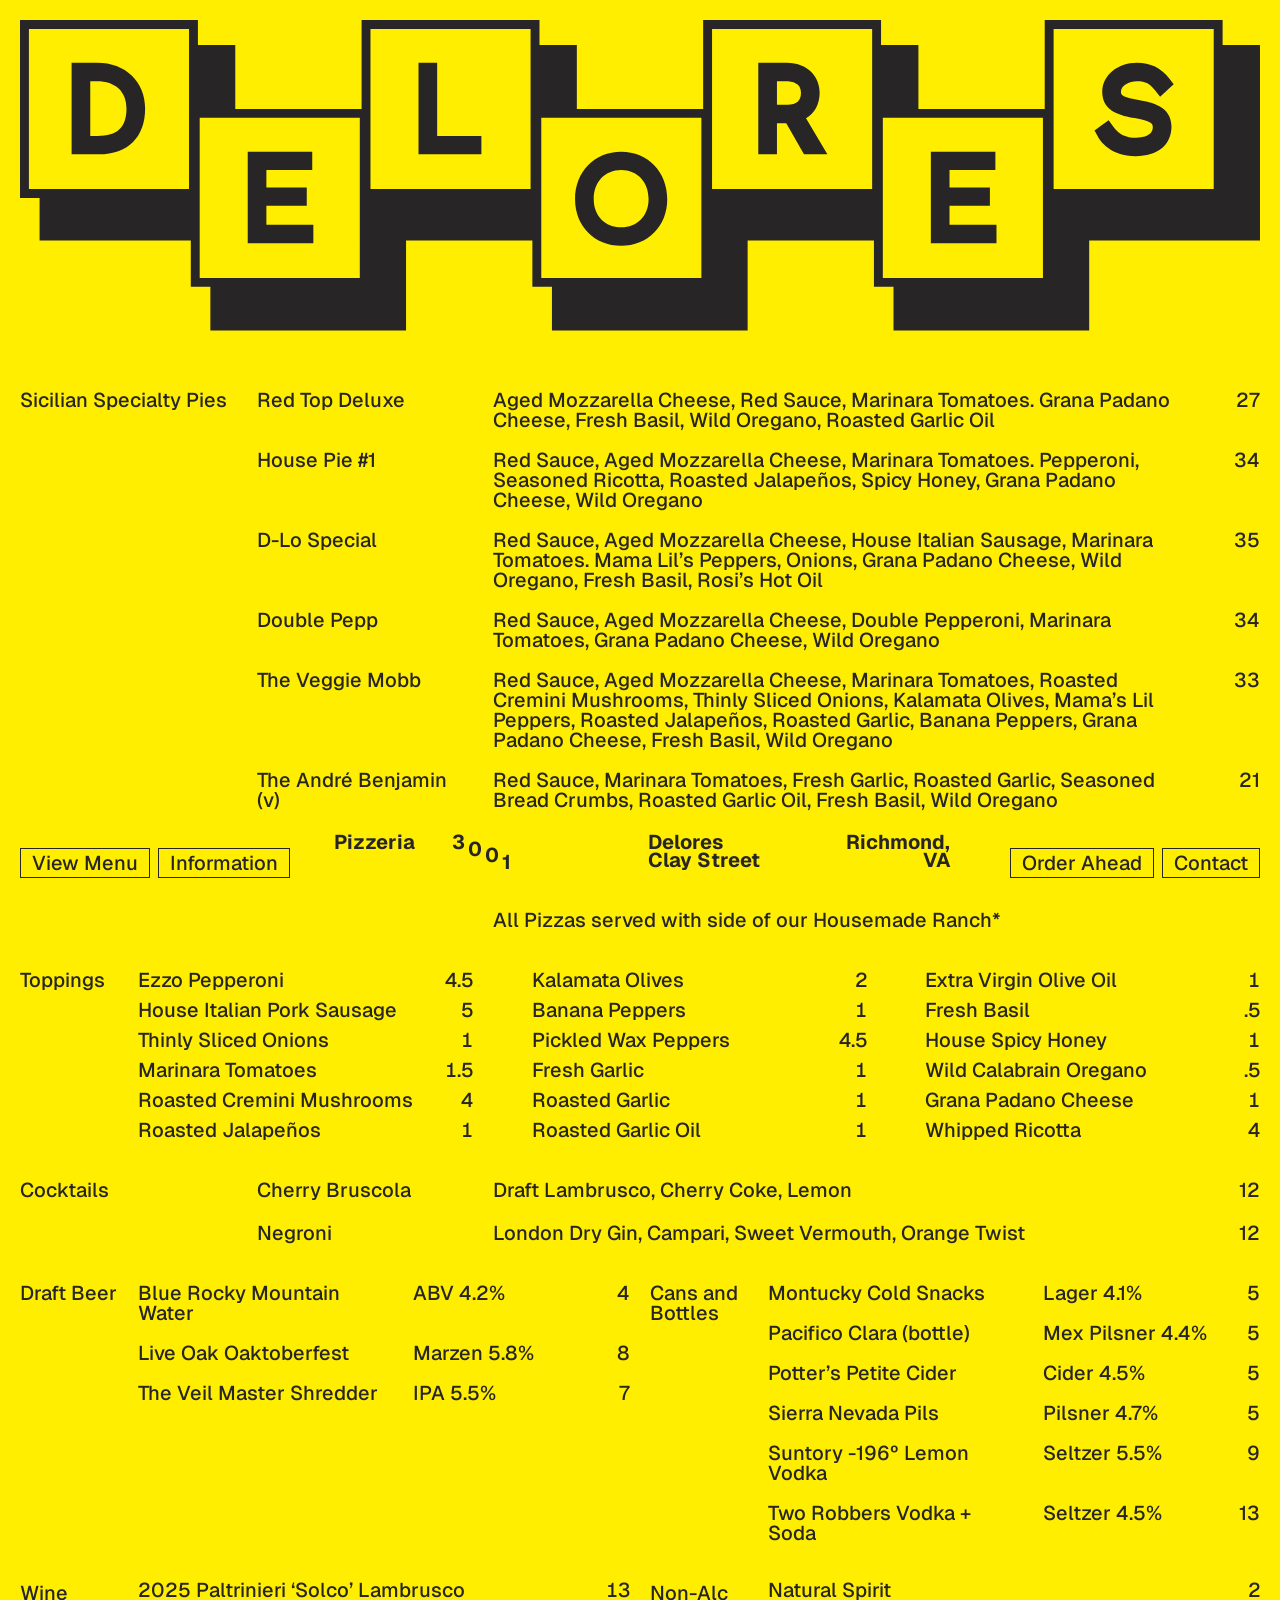
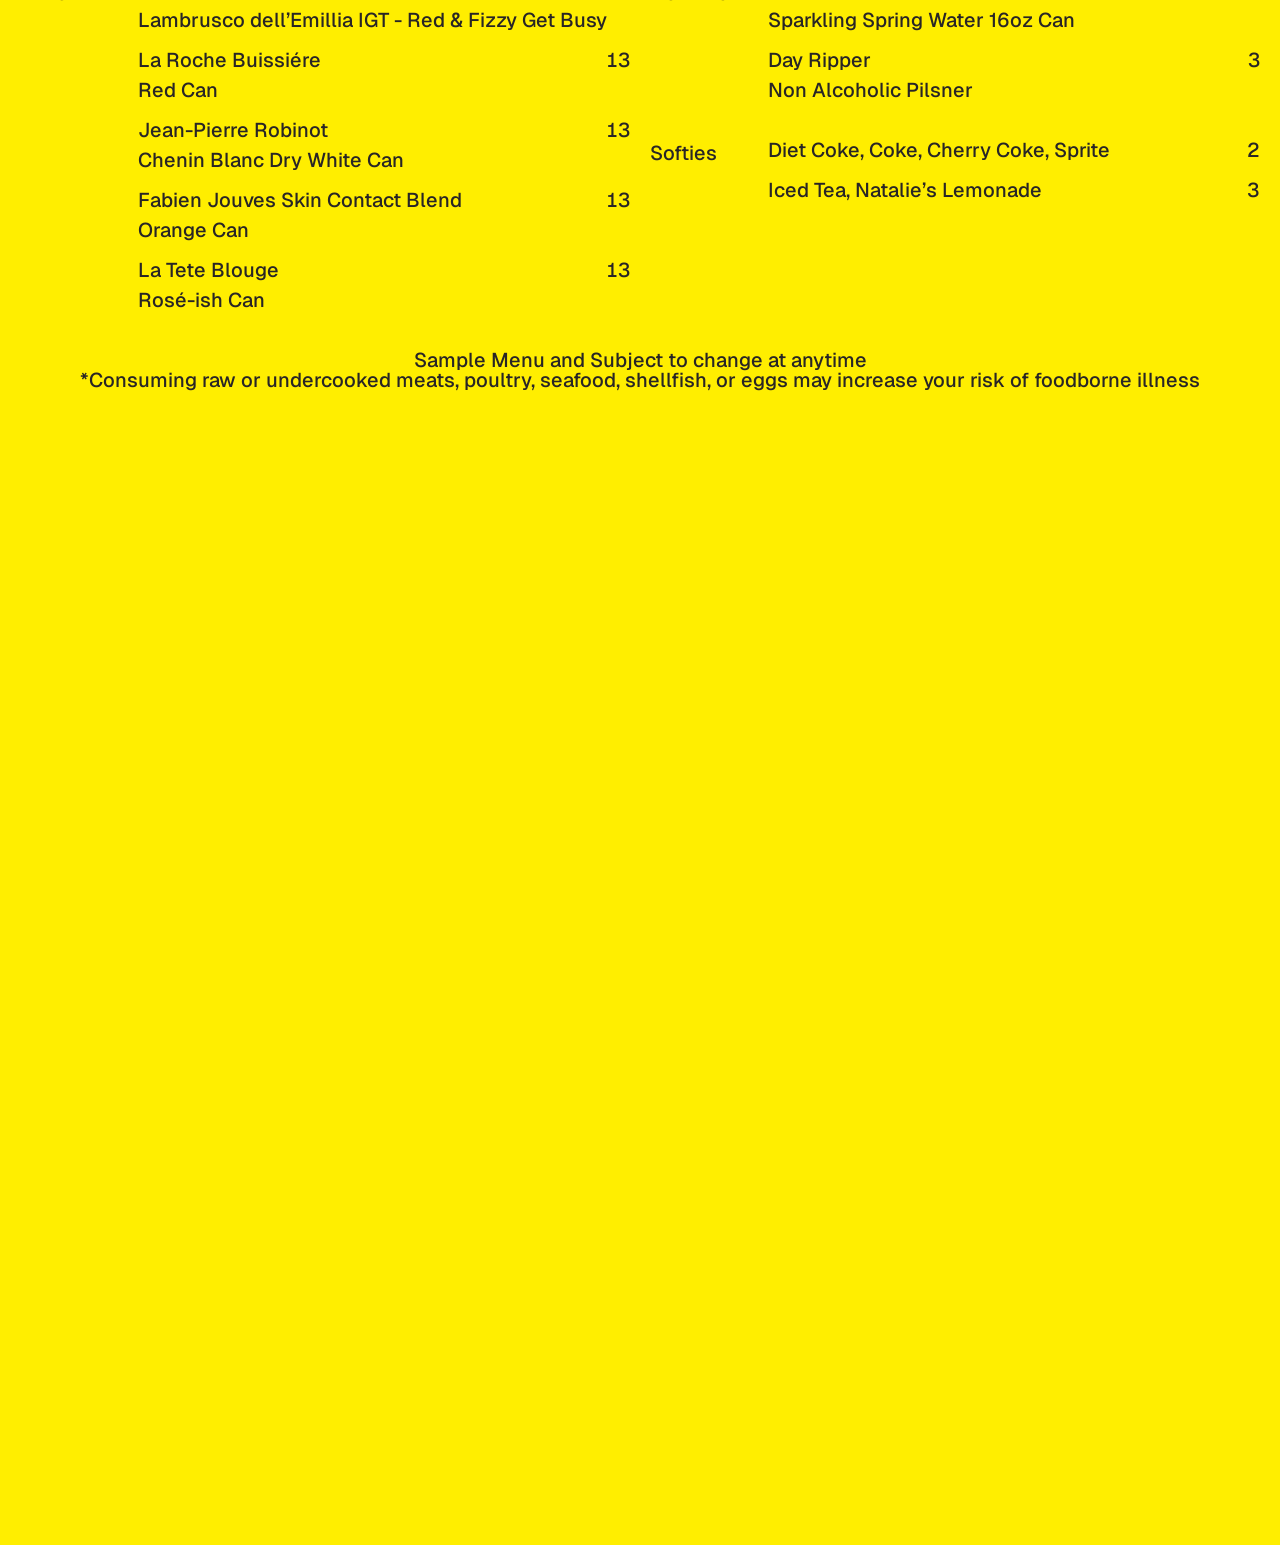
<file: menu.html>
<!DOCTYPE html>
<html lang="en">
<head>
  <meta charset="utf-8">
  <meta name="viewport" content="width=device-width, initial-scale=1, viewport-fit=cover">
  <title>Menu | Pizzeria Delores</title>
  <meta name="description" content="The Pizzeria Delores menu: Sicilian specialty pies, toppings, cocktails, draft beer, cans and bottles, wine and non-alcoholic drinks.">
  <link rel="stylesheet" href="styles.css">
</head>
<body class="theme-yellow">

  <!-- Figma "Rectangle 1": a 20px border in the page colour that stays fixed around the viewport -->
  <div class="frame" aria-hidden="true"></div>

  <div class="site">

  <main class="page menu">

    <h1 class="visually-hidden">Menu</h1>

    <!-- Block lettering from Figma group 1773 (node 2002:544), now at the top of the page -->
    <div class="menu-head">
      <svg class="wordmark wordmark--menu" viewBox="0 0 1401 350.753" role="img" aria-label="Delores" xmlns="http://www.w3.org/2000/svg">
        <title>Delores</title>
        <path d="M 1401 28.11235952200309 L 1358.7792953970002 28.11235952200309 L 1358.7792953970002 0 L 1157.775479055966 0 L 1157.775479055966 100.50122797784404 L 1015.0702276073331 100.50122797784404 L 1015.0702276073331 28.11235952200309 L 972.857842856845 28.11235952200309 L 972.857842856845 0 L 771.8540265158107 0 L 771.8540265158107 100.50122797784404 L 629.1432143494277 100.50122797784404 L 629.1432143494277 28.11235952200309 L 586.9280704641782 28.11235952200309 L 586.9280704641782 0 L 385.9242116749167 0 L 385.9242116749167 100.50122797784404 L 243.21620109152235 100.50122797784404 L 243.21620109152235 28.11235952200309 L 201.00385878926141 28.11235952200309 L 201.00385878926141 0 L 0 0 L 0 201.00245595568808 L 22.113219523392456 201.00385674716816 L 22.113219523392456 249.2153428233645 L 192.96142666582477 249.2153428233645 L 192.96142666582477 301.5036839335321 L 215.0774199155568 301.5036839335321 L 215.0774199155568 350.7528381347656 L 436.18040811622217 350.7528381347656 L 436.18040811622217 249.21396325599775 L 578.8939794173667 249.21396325599775 L 578.8939794173667 301.5023043661654 L 601.0072135323372 301.5023043661654 L 601.0072135323372 350.75143734328555 L 822.110180508889 350.75143734328555 L 822.110180508889 249.21256246451767 L 964.8154319575219 249.21256246451767 L 964.8154319575219 301.5009035746853 L 986.9286660724924 301.5009035746853 L 986.9286660724924 350.75005777591883 L 1208.0316330490443 350.75005777591883 L 1208.0316330490443 249.21118289715093 L 1401 249.21118289715093 L 1401 28.11235952200309 Z M 1348.7284041842013 10.050957436041283 L 1348.7284041842013 190.95290196414103 L 1167.826455165219 190.95290196414103 L 1167.826455165219 10.050957436041283 L 1348.7284041842013 10.050957436041283 Z M 962.8069516440462 10.050957436041283 L 962.8069516440462 190.95290196414103 L 781.9050026250637 190.95290196414103 L 781.9050026250637 10.050957436041283 L 962.8069516440462 10.050957436041283 Z M 576.8771368031522 10.050957436041283 L 576.8771368031522 190.95290196414103 L 395.9751877841698 190.95290196414103 L 395.9751877841698 10.050957436041283 L 576.8771368031522 10.050957436041283 Z M 10.050957538153714 10.050957436041283 L 190.9529039041219 10.050957436041283 L 190.9529039041219 190.95290196414103 L 10.050957538153714 190.95290196414103 L 10.050957538153714 10.050957436041283 Z M 203.01098075947 110.55079258144775 L 383.9143305699467 110.55079258144775 L 383.9143305699467 291.45272915050504 L 203.01098075947 291.45272915050504 L 203.01098075947 110.55079258144775 Z M 588.9435547351254 110.55079258144775 L 769.8469045456021 110.55079258144775 L 769.8469045456021 291.45272915050504 L 588.9435547351254 291.45272915050504 L 588.9435547351254 110.55079258144775 Z M 974.8650497235078 110.55079258144775 L 1155.7683570857573 110.55079258144775 L 1155.7683570857573 291.45272915050504 L 974.8650497235078 291.45272915050504 L 974.8650497235078 110.55079258144775 Z"/>
        <path transform="translate(58.288 48.244)" d="M 28.8871108020676 0 L 0 0 L 0 103.52375030517578 L 30.87058869179253 103.52375030517578 C 63.55497117424933 103.52375030517578 83.06573486328125 84.14790242184911 83.06573486328125 51.7013652076062 C 83.06573486328125 21.259177472656642 60.78421944747328 0 28.8871108020676 0 Z M 29.13608551962801 82.69159401870023 L 21.07974268751496 82.69159401870023 L 21.07974268751496 20.830771413129348 L 28.63952095762449 20.830771413129348 C 49.51896907476183 20.830771413129348 61.988772534055435 32.371423753295254 61.988772534055435 51.7013652076062 C 61.988772534055435 73.13580344295293 51.85992463367842 82.69159401870023 29.13608551962801 82.69159401870023 Z"/>
        <path transform="translate(257.284 148.741)" d="M 21.076962593994704 61.24740491693227 L 66.70128434905286 61.24740491693227 L 66.70128434905286 40.42082121568265 L 21.076962593994704 40.42082121568265 L 21.076962593994704 20.830775463232555 L 72.89931855258503 20.830775463232555 L 72.89931855258503 0 L 0 0 L 0 103.52653503417969 L 74.1400375366211 103.52653503417969 L 74.1400375366211 82.6943693916566 L 21.076962593994704 82.6915890330755 L 21.076962593994704 61.24740491693227 Z"/>
        <path transform="translate(450.248 48.244)" d="M 21.081146864695807 0 L 0 0 L 0 103.52652740478516 L 71.04385375976562 103.52652740478516 L 71.04385375976562 82.69437177413086 L 21.081146864695807 82.69159141546966 L 21.081146864695807 0 Z"/>
        <path transform="translate(627.13 148.741)" d="M 52.07412338256837 0 C 21.90316972418476 0 0 22.57779822945743 0 53.67929600881461 C 0 84.13956821359776 21.90316972418476 106.2430419921875 52.07412338256837 106.2430419921875 C 82.24507704095197 106.2430419921875 104.14824676513673 84.13956821359776 104.14824676513673 53.67929600881461 C 104.14824676513673 22.57779822945743 82.24507704095197 0 52.07412338256837 0 Z M 52.07412338256837 85.41505520045477 C 33.826336077078444 85.41505520045477 21.083905727693875 72.36383966554087 21.083905727693875 53.67929600881461 C 21.083905727693875 34.33544515919259 33.82355439187153 20.82520643284472 52.07412338256837 20.82520643284472 C 70.32469237326521 20.82520643284472 83.06854341166103 34.33544515919259 83.06854341166103 53.67929600881461 C 83.06854341166103 72.36662267744308 70.3219106880583 85.41505520045477 52.07412338256837 85.41505520045477 Z"/>
        <path transform="translate(834.159 48.244)" d="M 69.30657690836152 33.59824245959068 C 69.30657690836152 17.41739687400683 57.55166825291679 0 31.738538568719125 0 L 0 0 L 0 103.52375030517578 L 21.081147367206253 103.52375030517578 L 21.081147367206253 68.31479402337561 L 31.593875014563455 68.31479402337561 L 51.6165334186166 103.52375030517578 L 78.06950378417969 103.52375030517578 L 53.890739573969945 62.87899104055788 C 63.73722838617399 57.06623853266973 69.30657690836152 46.79412354510041 69.30657690836152 33.59824245959068 Z M 32.9793002142503 47.482637736900045 L 21.07834578429127 47.482637736900045 L 21.07834578429127 20.827985748352482 L 30.87064214023707 20.827985748352482 C 38.78650140146102 20.827985748352482 48.22262795824029 23.040978203165558 48.22262795824029 33.59545679481381 C 48.22262795824029 42.93981475074341 43.23611745594904 47.482637736900045 32.9793002142503 47.482637736900045 Z"/>
        <path transform="translate(1029.136 148.741)" d="M 21.07554547770474 61.24462197281026 L 66.69856194310903 61.24462197281026 L 66.69856194310903 40.41803915078857 L 21.07554547770474 40.41803915078857 L 21.07554547770474 20.827994225363952 L 72.89939917046675 20.827994225363952 L 72.89939917046675 0 L 0 0 L 0 103.5237503051758 L 74.13871765136719 103.5237503051758 L 74.13871765136719 82.69158554211627 L 21.07554547770474 82.68880518365256 L 21.07554547770474 61.24462197281026 Z"/>
        <path transform="translate(1214.06 48.244)" d="M 47.75670741861887 20.832157956248395 C 58.37516765825417 20.832157956248395 62.37826710038848 23.73505427553461 67.85441057814396 30.678642871320104 L 74.09557209315876 38.593113073037806 L 81.48427873771796 31.73576267440955 L 83.21735458846287 30.12226877508686 L 89.46276092529297 24.326208716943164 L 84.23135762369836 17.59960413504897 C 74.89673777281558 5.590200793573036 63.306061452449256 0 47.75670741861887 0 C 25.859088382839936 0 8.704601407297812 14.488068856182096 8.704601407297812 32.97926729566455 C 8.704601407297812 55.59600403991161 30.74685611389853 59.824472308588255 45.3336782300174 62.62165896895243 C 61.83165575758014 65.7874457231327 65.85705212117935 67.78065949119163 65.85705212117935 72.77831831723802 C 65.85705212117935 83.62628403396768 52.59439487455141 84.80024786247414 46.89152783622731 84.80024786247414 C 35.544213119811985 84.80024786247414 27.467017600922503 80.91116536499233 21.46648840208216 72.56133364009331 L 15.9833671668411 64.92366826640136 L 8.40686960517366 70.49022142316058 L 6.547213167896922 71.85194963690985 L 0 76.66462244621663 L 3.889105747164912 83.8015474190796 C 6.683510748492004 88.92300017132142 18.007194740837654 105.63240051269531 46.51874758440891 105.63240051269531 C 71.44723306862919 105.63240051269531 86.93539401647176 92.80372799731826 86.93539401647176 72.15934901788754 C 86.93539401647176 49.00709882342362 64.45638826678946 44.850967955467276 49.581641213446574 42.10663695363087 C 33.85841927806209 39.20373864458445 29.782943302590233 37.352392789566636 29.782943302590233 33.104452395871796 C 29.782943302590233 25.525203065607734 39.113385983505395 20.832157956248395 47.75670741861887 20.832157956248395 Z"/>
      </svg>
    </div>

    <!-- Sicilian Specialty Pies -->
    <section class="menu-sec menu-sec--pies">
      <h2 class="menu-label">Sicilian Specialty Pies</h2>
      <ul class="menu-items">
        <li class="item">
          <h3 class="item__name">Red Top Deluxe</h3>
          <div class="item__desc"><p>Aged Mozzarella Cheese, Red Sauce, Marinara Tomatoes. Grana Padano Cheese, Fresh Basil, Wild Oregano, Roasted Garlic Oil</p></div>
          <p class="item__price">27</p>
        </li>
        <li class="item">
          <h3 class="item__name">House Pie #1</h3>
          <div class="item__desc"><p>Red Sauce, Aged Mozzarella Cheese, Marinara Tomatoes. Pepperoni, Seasoned Ricotta, Roasted Jalapeños, Spicy Honey, Grana Padano Cheese, Wild Oregano</p></div>
          <p class="item__price">34</p>
        </li>
        <li class="item">
          <h3 class="item__name">D-Lo Special</h3>
          <div class="item__desc"><p>Red Sauce, Aged Mozzarella Cheese, House Italian Sausage, Marinara Tomatoes. Mama Lil’s Peppers, Onions, Grana Padano Cheese, Wild Oregano, Fresh Basil, Rosi’s Hot Oil</p></div>
          <p class="item__price">35</p>
        </li>
        <li class="item">
          <h3 class="item__name">Double Pepp</h3>
          <div class="item__desc"><p>Red Sauce, Aged Mozzarella Cheese, Double Pepperoni, Marinara Tomatoes, Grana Padano Cheese, Wild Oregano</p></div>
          <p class="item__price">34</p>
        </li>
        <li class="item">
          <h3 class="item__name">The Veggie Mobb</h3>
          <div class="item__desc"><p>Red Sauce, Aged Mozzarella Cheese, Marinara Tomatoes, Roasted Cremini Mushrooms, Thinly Sliced Onions, Kalamata Olives, Mama’s Lil Peppers, Roasted Jalapeños, Roasted Garlic, Banana Peppers, Grana Padano Cheese, Fresh Basil, Wild Oregano</p></div>
          <p class="item__price">33</p>
        </li>
        <li class="item">
          <h3 class="item__name">The André Benjamin (v)</h3>
          <div class="item__desc"><p>Red Sauce, Marinara Tomatoes, Fresh Garlic, Roasted Garlic, Seasoned Bread Crumbs, Roasted Garlic Oil, Fresh Basil, Wild Oregano</p></div>
          <p class="item__price">21</p>
        </li>
        <li class="item">
          <h3 class="item__name">Create Your Own</h3>
          <div class="item__desc"><p>Start with red sauce and aged mozzarella, with the cheese underneath where it belongs. Add your toppings, make some decisions, and see where this thing goes. Your pizza, your call.</p><p>All Pizzas served with side of our Housemade Ranch*</p></div>
          <p class="item__price"></p>
        </li>
      </ul>
    </section>

    <!-- Toppings -->
    <section class="menu-sec menu-sec--toppings">
      <h2 class="menu-label">Toppings</h2>
      <div class="toppings">
      <ul class="toppings__col">
        <li><span>Ezzo Pepperoni</span><span class="num">4.5</span></li>
        <li><span>House Italian Pork Sausage</span><span class="num">5</span></li>
        <li><span>Thinly Sliced Onions</span><span class="num">1</span></li>
        <li><span>Marinara Tomatoes</span><span class="num">1.5</span></li>
        <li><span>Roasted Cremini Mushrooms</span><span class="num">4</span></li>
        <li><span>Roasted Jalapeños</span><span class="num">1</span></li>
      </ul>
      <ul class="toppings__col">
        <li><span>Kalamata Olives</span><span class="num">2</span></li>
        <li><span>Banana Peppers</span><span class="num">1</span></li>
        <li><span>Pickled Wax Peppers</span><span class="num">4.5</span></li>
        <li><span>Fresh Garlic</span><span class="num">1</span></li>
        <li><span>Roasted Garlic</span><span class="num">1</span></li>
        <li><span>Roasted Garlic Oil</span><span class="num">1</span></li>
      </ul>
      <ul class="toppings__col">
        <li><span>Extra Virgin Olive Oil</span><span class="num">1</span></li>
        <li><span>Fresh Basil</span><span class="num">.5</span></li>
        <li><span>House Spicy Honey</span><span class="num">1</span></li>
        <li><span>Wild Calabrain Oregano</span><span class="num">.5</span></li>
        <li><span>Grana Padano Cheese</span><span class="num">1</span></li>
        <li><span>Whipped Ricotta</span><span class="num">4</span></li>
      </ul>
      </div>
    </section>

    <!-- Cocktails -->
    <section class="menu-sec menu-sec--cocktails">
      <h2 class="menu-label">Cocktails</h2>
      <ul class="menu-items">
        <li class="item item--cocktail">
          <h3 class="item__name">Cherry Bruscola</h3>
          <div class="item__desc"><p>Draft Lambrusco, Cherry Coke, Lemon</p></div>
          <p class="item__price">12</p>
        </li>
        <li class="item">
          <h3 class="item__name">Negroni</h3>
          <div class="item__desc"><p>London Dry Gin, Campari, Sweet Vermouth, Orange Twist</p></div>
          <p class="item__price">12</p>
        </li>
      </ul>
    </section>

    <!-- Draft beer / cans and bottles -->
    <div class="menu-split menu-split--beer">
      <section class="menu-sec">
        <h2 class="menu-label">Draft Beer</h2>
        <ul class="rows">
        <li class="row"><span class="row__name">Blue Rocky Mountain Water</span><span class="row__note">ABV 4.2%</span><span class="row__price">4</span></li>
        <li class="row"><span class="row__name">Live Oak Oaktoberfest</span><span class="row__note">Marzen 5.8%</span><span class="row__price">8</span></li>
        <li class="row"><span class="row__name">The Veil Master Shredder</span><span class="row__note">IPA 5.5%</span><span class="row__price">7</span></li>
        </ul>
      </section>
      <section class="menu-sec">
        <h2 class="menu-label">Cans and Bottles</h2>
        <ul class="rows">
        <li class="row"><span class="row__name">Montucky Cold Snacks</span><span class="row__note">Lager 4.1%</span><span class="row__price">5</span></li>
        <li class="row"><span class="row__name">Pacifico Clara (bottle)</span><span class="row__note">Mex Pilsner 4.4%</span><span class="row__price">5</span></li>
        <li class="row"><span class="row__name">Potter’s Petite Cider</span><span class="row__note">Cider 4.5%</span><span class="row__price">5</span></li>
        <li class="row"><span class="row__name">Sierra Nevada Pils</span><span class="row__note">Pilsner 4.7%</span><span class="row__price">5</span></li>
        <li class="row"><span class="row__name">Suntory -196º Lemon Vodka</span><span class="row__note">Seltzer 5.5%</span><span class="row__price">9</span></li>
        <li class="row"><span class="row__name">Two Robbers Vodka + Soda</span><span class="row__note">Seltzer 4.5%</span><span class="row__price">13</span></li>
        </ul>
      </section>
    </div>

    <!-- Wine / non-alc / softies -->
    <div class="menu-split menu-split--wine">
      <section class="menu-sec">
        <h2 class="menu-label">Wine</h2>
        <ul class="drinks">
        <li class="drink"><p class="drink__top"><span>2025 Paltrinieri ‘Solco’ Lambrusco</span><span class="num">13</span></p><p class="drink__sub">Lambrusco dell’Emillia IGT - Red &amp; Fizzy Get Busy</p></li>
        <li class="drink"><p class="drink__top"><span>La Roche Buissiére</span><span class="num">13</span></p><p class="drink__sub">Red Can</p></li>
        <li class="drink"><p class="drink__top"><span>Jean-Pierre Robinot</span><span class="num">13</span></p><p class="drink__sub">Chenin Blanc Dry White Can</p></li>
        <li class="drink"><p class="drink__top"><span>Fabien Jouves Skin Contact Blend</span><span class="num">13</span></p><p class="drink__sub">Orange Can</p></li>
        <li class="drink"><p class="drink__top"><span>La Tete Blouge</span><span class="num">13</span></p><p class="drink__sub">Rosé-ish Can</p></li>
        </ul>
      </section>
      <div class="menu-stack">
        <section class="menu-sec">
          <h2 class="menu-label">Non-Alc</h2>
          <ul class="drinks">
        <li class="drink"><p class="drink__top"><span>Natural Spirit</span><span class="num">2</span></p><p class="drink__sub">Sparkling Spring Water 16oz Can</p></li>
        <li class="drink"><p class="drink__top"><span>Day Ripper</span><span class="num">3</span></p><p class="drink__sub">Non Alcoholic Pilsner</p></li>
          </ul>
        </section>
        <section class="menu-sec">
          <h2 class="menu-label">Softies</h2>
          <ul class="rows rows--soft">
            <li class="row row--soft"><span class="row__name">Diet Coke, Coke, Cherry Coke, Sprite</span><span class="row__price">2</span></li>
            <li class="row row--soft"><span class="row__name">Iced Tea, Natalie’s Lemonade</span><span class="row__price">3</span></li>
          </ul>
        </section>
      </div>
    </div>

    <p class="menu-note">Sample Menu and Subject to change at anytime<br>*Consuming raw or undercooked meats, poultry, seafood, shellfish, or eggs may increase your risk of foodborne illness</p>


  </main>

  <footer class="site-footer">
    <a class="footer-logo" href="index.html" aria-label="Pizzeria Delores, home">
      <svg viewBox="0 0 84.149 70" aria-hidden="true" xmlns="http://www.w3.org/2000/svg"><path d="M 82.18940965757604 37.014449827696836 C 83.63414518311053 35.123347269749864 84.67864701043825 31.994486226968036 83.86356748587579 29.61390921424524 C 83.74582982165664 29.269959025193995 83.47009695053951 28.46485637761459 82.56649157515423 28.261621174081213 L 82.17961433372602 28.174697321153108 C 82.15645866734492 27.770898736423415 82.14256465758051 27.3770743534671 82.18566982249901 27.092081959726478 C 82.20953797239262 27.04630505729142 82.25460415769756 26.970069486381792 82.28648773118177 26.916633411228325 C 82.40244419192803 26.720879267771547 82.54689997194127 26.477566941518106 82.63275406002201 26.196849442283195 C 82.95657715290962 25.137212135159885 82.85326805219186 24.04925363866524 82.34188403826032 23.13424993319792 C 81.81037242083848 22.18326591341643 80.89394121684602 21.49714694838546 79.76127281155104 21.20182358613135 C 79.6365884516643 21.169227581880257 79.51884861099907 21.15622531490213 79.41393562877158 21.15141606820467 C 79.29299179405453 20.93108132911562 79.1992990177676 20.770595389143182 79.0874393292557 20.63611460620009 C 77.37926354253814 18.583991297907925 74.6004081021674 18.14528125520041 72.47970520043143 19.591973826164562 C 72.26845426895142 19.73642934172073 72.06147547817586 19.95800994033299 71.86126802521464 20.17264484131468 C 71.38301444683943 20.098724941776048 70.67480993348784 20.01732416264631 70.00596737117789 20.246564905413614 C 69.26908277674966 20.49896130021154 68.87418907924608 20.986298827957405 68.63390450567773 21.299434218801604 C 68.40876016162889 21.28732204158987 68.21318463183457 21.284649608787163 68.03132357889076 21.310477043341873 C 67.2996045297413 21.414321146028126 66.63343175544675 21.74794063198573 66.10779811373214 22.23029024135178 L 66.10779811373214 18.697453398317528 C 66.10779811373214 18.304342018001734 66.69043281461346 16.932637518129358 67.16458962075433 16.209647447314104 C 67.6287716789536 15.50161949665205 69.10254006093248 13.957851676697267 69.57064078375899 13.74749167022129 C 70.59839616435924 13.539447228948376 71.63701644873152 13.404254664296056 72.64161614171705 13.273692529341469 C 74.3695633167107 13.048904788413292 76.1564681015804 12.816635010663484 78.02513047833355 12.209244965266413 C 78.28465207488938 12.124815968647296 78.56911092350435 11.986772736457329 78.87049084414019 11.840714138115718 C 79.04255526736632 11.756997623914218 79.31828843575416 11.623229211912408 79.45205694184605 11.576205467900717 C 79.51279603654046 11.582261556506584 79.60719699653178 11.59544291054913 79.67506091573455 11.605061403944044 C 80.2140536047294 11.680584386268118 81.02877602226559 11.794581153723758 81.55672523274167 11.207140573552836 C 81.73288642820216 11.011030194195646 82.00256240912736 10.579979764803484 81.83103235118982 9.894929316371467 C 81.70118249910834 9.375530706223593 80.74716891720324 8.342611313256787 80.73772852990538 8.332814699921018 C 79.34464794755175 6.890753259362988 76.98704562093089 5.803507107267639 73.7304680372339 5.101535230613361 C 73.30689744369673 5.010159543693453 72.63573884548566 4.924839952014906 71.92539423801081 4.8343548654628234 C 71.15609176585644 4.736566847401141 69.89090217041031 4.575546086439155 69.52237081939263 4.448546352955867 C 69.39305532198294 4.34024924843049 69.1091320489729 4.063984846585849 68.93208025177596 3.8917425698265196 C 68.63105656758798 3.5987347727754715 68.37099984133323 3.345982088993164 68.1764922352385 3.1929767950423655 C 64.47710737475478 0.2846296178952077 60.28985104017709 -0.6617233139473349 56.06750419455275 0.4559812305859488 C 49.649287431313645 2.154892131481792 47.396417643614924 7.428676645938413 45.21764741523502 12.528971835031593 C 44.47488484509955 14.267959688778795 43.7075423210338 16.06412432820326 42.784699880193784 17.674687536715908 L 32.58409314692737 25.927888853142044 L 5.229235947551134 54.36140356353862 L 5.16315318404561 54.60150821663645 C 5.053787182519105 54.999250727358366 5.118801247297882 55.410530711902055 5.335573918037271 55.74628736907588 L 5.317049367945491 55.76694883896393 L 5.345726646184261 55.76195877599176 C 5.39328482243917 55.83356311563573 5.447968030230219 55.90160474061297 5.509241490213226 55.96537178958832 C 5.850876639063291 56.31983107572005 6.358697524105975 56.474799340533785 6.842116605292729 56.374339521368626 L 11.28800522994065 55.61483345528935 C 11.003190527082978 55.918350349420884 10.718553592094498 56.221867158618075 10.433916996843942 56.52538405274961 C 9.057936018790675 57.99273860320791 7.635109172817646 59.5099655851835 6.227244639859594 60.99050109752653 C 5.579598454084373 61.67181103715384 4.898109996865734 62.35508066705478 4.238885967283149 63.01590677698852 C 3.4343155559508687 63.82243521751308 2.60231444976067 64.65675120488355 1.8102125052058136 65.50816600586771 C 1.7204397631146469 65.60470717704436 1.593261769326549 65.73509054642432 1.4520122022784492 65.88043666234832 C 0.9003729813662961 66.4481058846265 0.49479255139868344 66.87256884824575 0.3009974181996624 67.16985153980251 C -0.1341510191448831 67.83691183107744 -0.0028761788047582254 68.38089173756597 0.11432712012579527 68.64557840894645 C 0.23491470777818926 68.91792426897052 0.5621221318548814 69.39510482683711 1.40035725909759 69.53029809219782 C 2.0333975594082716 69.6316485117308 3.7112927941897325 69.42111038299154 3.728392363985469 69.41897294005176 C 4.904700275599716 69.26703637503579 6.11111007150622 68.92165976664855 7.324466998369545 68.38997085868453 C 7.8486756942927425 68.96512114103932 8.488128590402697 69.3398866803709 9.233919159728103 69.5071415908237 C 11.008533925165427 69.9048841015456 12.995825650788797 68.98917004763622 14.54832400766636 68.04869512493522 C 15.585341663312507 69.15980918852614 17.28621401892454 69.60795677531216 18.633517633804555 69.3726599373035 L 19.00543281702123 69.30800655060305 L 29.76551317021467 55.51775553086668 L 34.23580381105472 55.51775553086668 L 34.23580381105472 58.930360666003345 L 36.46373717480549 59.9093099152924 L 40.227957281134586 66.17611691874406 L 37.445180245897 66.17611691874406 C 36.48813868139073 66.17611691874406 35.75000697804955 67.44896318526878 35.667002818710465 68.14220716557823 C 35.58720482456089 68.80837687771891 35.96179197223905 69.3781833136805 36.57791086079096 69.5279824420604 C 37.47474763749894 69.7461797445134 38.00679567987055 69.18314165264134 38.20700313283178 68.97135668133012 C 38.207359373883016 68.97082232059518 38.20789169153729 68.97046686287257 38.20824793258853 68.96993250213762 C 39.04381127585553 68.87481629579621 41.5255647967741 68.92629078026994 42.48741560641043 68.99878572028173 C 43.35361566639792 69.06433396999273 44.27093566726908 69.27148790114056 45.2420487519513 69.49093203986179 C 46.110208165486036 69.68704241921898 47.00775881650866 69.88956793255153 47.88909912724929 69.98806842241403 L 47.9968639970199 70 L 48.10444404935939 69.9882478037627 C 48.68921370582786 69.92430263683715 49.032810713792365 69.63503306067174 49.2180560448412 69.40365486003479 C 49.356455688456045 69.23087821880804 49.44676474402046 69.04456314824809 49.503941431769114 68.85682440810173 C 51.841060789030244 68.81603487197322 54.12688056897994 69.2574201609338 56.531151335389296 69.72409517834583 L 57.27088310349695 69.86730128836965 L 57.36279716064456 69.86730128836965 C 57.364756486322676 69.86730128836965 57.36653456049076 69.86730128836965 57.36849388616888 69.86730128836965 C 58.22614418647343 69.86730128836965 58.895878497135314 69.31993795832031 59.03623746244697 68.50379104231668 C 59.18532433751593 67.63581107024426 58.68391632430958 66.79205832443803 57.844078058733864 66.49726932665133 L 57.725447011174026 66.45558762417791 L 52.8118146857914 66.05125662847087 L 47.93933141786973 59.58495582210123 L 49.03815258305415 59.25472019499296 L 50.890610310135536 54.915713674131496 C 55.07822370927227 53.660322223551404 58.51612502915124 51.323559360044996 60.88031861125262 48.125944809717154 C 62.68913241542172 47.92057216954771 64.22186091284387 47.48631432180299 65.67211819887137 46.77151778286517 C 65.67532436804218 46.76991470074327 65.67834859030191 46.768311444605494 65.68155475947272 46.766886482590344 C 65.98382528184499 47.136842210875514 66.43447230851893 47.235523669297365 66.75134871635575 47.254048174996676 L 66.81172965826808 47.257788004326585 L 66.87211603598722 47.253868793648 C 68.95630424529547 47.11992237517232 71.2025826076447 47.19847292205296 73.37511847523417 47.27453026353605 C 75.77938924164353 47.35895926015517 78.2655959623469 47.44588068714588 80.60520899597661 47.25208585175817 C 81.69673148638644 47.161422647255876 82.11602508733692 46.74248433402888 82.20722279645312 45.65060722139611 C 82.33618204679816 44.10915458443981 82.27793677179928 42.48095849511628 82.22182880931939 40.90637551598346 C 82.17551747655718 39.607166433878604 82.12760183761284 38.266991391073624 82.18940965757604 37.014449827696836 Z M 69.64259999415108 24.25533987601565 C 70.18337388661882 24.11943412823732 70.43131873289875 23.671282294733764 70.59554584810402 23.374533967644417 C 70.7852442090687 23.031474378960997 70.86664605287756 22.926918621967047 71.0394229596162 22.895569459292588 C 71.2088155670162 22.864576537826938 71.2481798962233 22.87989477178742 71.46548693225128 22.96503624551576 C 71.67584726199485 23.047327800190416 71.96404864235664 23.160078171974764 72.36410733306487 23.19463350022011 L 72.93106198209766 23.24361548000469 L 73.25453053722704 22.775515773794062 C 73.70713475161895 22.12038952320127 74.39824322791837 21.6807896179931 75.10342237504894 21.59885430452725 C 75.66414576339986 21.53437477844268 76.16733245327828 21.69895712338284 76.59464356136834 22.085121808089447 C 76.6931442026 22.184691026886778 76.89905039827947 22.565690046851145 77.0098413562142 22.770706451120173 C 77.28094077534377 23.27247116124496 77.47705175334134 23.63530227768982 77.86286077379926 23.821794181567938 C 78.24671048317717 24.007573592411642 78.6198727593816 24.010245638364925 78.8923971455362 24.011848720486817 C 79.18718659633547 24.0139861634266 79.33502788600373 24.014877107844903 79.56052846650041 24.17696653404095 C 80.03201348866557 24.51592935678566 80.00636290374908 24.983673166833274 79.97341060765031 25.168918213209565 C 79.90109367976534 25.575566727609733 79.6136071239227 25.886564352697256 79.20410805056147 26.000739423896995 C 79.17097763358457 26.01000167674665 79.08281289497965 26.015879557491335 79.01209904703524 26.020688804188794 C 78.73049051467548 26.040103910255926 78.25900398492328 26.072700519664274 77.84718934280058 26.437668902876492 L 77.78324251162874 26.494309922669554 L 77.72998791242861 26.56128439530586 C 77.34097270023916 27.0509369574151 77.38460922854317 27.62234724057128 77.41631468114925 28.039682959385345 C 77.4522950268678 28.510810999870085 77.42593284228826 28.5275547188887 77.36252193707611 28.568344255017223 C 77.2424687040955 28.645292202176535 77.12900606968026 28.62587487587239 77.10994717420641 28.60948781344464 C 77.10994717420641 28.60948781344464 77.10513922499075 28.60343298691014 77.1001518503564 28.5874021643641 C 77.0657745898868 28.45879934809537 77.08679115879768 28.048589154165885 77.1006845594226 27.777133894509635 C 77.14574904869211 26.897219881755078 77.22109634331568 25.424520837279143 75.97086842387591 25.04263102584466 L 75.85793953764718 25.008252318581587 L 75.74002058077788 25.001664130866693 C 75.32820593865517 24.978330379465252 74.91194081465108 24.96906836549346 74.49353572392543 24.96906836549346 C 73.6202108500464 24.96906836549346 72.7386944701262 25.00985590035634 71.87730365526878 25.049398594908226 C 70.4997195388825 25.112987520624973 69.07528904496958 25.178536274633682 67.77198123655754 25.068279840805655 C 67.77126875445506 25.00326595025367 67.77963920011291 24.916877481005187 67.80635727874818 24.813745860736553 C 67.89185512507267 24.484401534704507 68.08511710860785 24.245897787949385 68.19501746480613 24.181774497765225 C 68.38845634032367 24.068846262833723 68.41909416119243 24.08006792726618 68.65813189657648 24.161825117473427 C 68.88594804583464 24.240019906209373 69.23043036836413 24.35864981595357 69.64277937577542 24.254983831217526 L 69.64259999415108 24.25533987601565 Z M 68.17452990898443 27.88917113625194 L 74.2591274273747 27.88917113625194 C 74.2591274273747 27.89023985772183 74.25913160208277 27.891130154515704 74.25895348155716 27.892198875985596 C 74.22885111420004 28.33856821350465 74.19750160077113 28.800255588573503 74.28424629058831 29.226141096398994 C 74.43867677607592 29.984042752593595 75.22685803880962 30.82815564128036 75.86631068011613 31.14146913945797 C 76.92612772322829 31.660689642272434 78.1015439926587 31.570025280539618 79.01013672078116 30.898690073525387 C 79.10044382816092 30.831894982237753 79.18647568411083 30.760825155696313 79.26805488173329 30.68565841458105 L 79.26805488173329 44.42140196541388 L 68.17452990898443 44.42140196541388 L 68.17452990898443 27.88917113625194 Z M 63.24023608196254 26.014809988170924 C 63.31077180637463 28.504574695170128 63.38380325619966 31.078769752429665 63.17219608827181 33.5133172790909 C 62.78086530732089 38.015662748465495 61.495904026328 42.07235122472033 59.456245946309075 45.2446726651479 C 57.128032648879596 48.86567917816629 53.92987792756493 51.20136804680812 49.95048752441912 52.18726356703461 C 47.84064995112756 52.70986836398696 45.76465452187769 52.70506198481917 43.571812858256315 52.70898063015348 C 43.24157742437288 52.70898063015348 42.90974012617365 52.70898110857274 42.575051683608 52.71058419069464 L 42.436829988348116 52.71129628029089 L 42.304131072795016 52.750303569929564 C 41.903894274479676 52.86768480670019 41.63368388579863 53.17619011820085 41.41637684977066 53.42377725402565 C 41.39286494163329 53.45067340955259 41.37131351109795 53.47543064607363 41.35243273650223 53.49573635383569 C 41.09807664275793 53.77075401496324 40.67539658725632 54.35587892376316 40.009225851389324 55.2869134783185 C 39.535247152855575 55.9495207889879 38.83558857713529 56.927578482397685 38.56912027429504 57.22005191498132 C 38.161046189192454 57.38873179026935 37.715745873045734 57.37020915843415 37.09784578102094 57.14738072557503 L 37.00344212435984 53.599581847321936 L 36.868424837207385 53.37728486992872 C 36.72646278664677 53.143591104088706 36.18711427525966 52.68849310581566 35.7049420322572 52.68849310581566 L 32.02621901315066 52.68849310581566 L 32.82099376089499 51.69013262028082 C 42.35970336411866 49.94188250572137 48.598198085622585 46.71345122493 53.63134953350068 40.933983936283745 C 57.50297710530343 36.48828084565182 58.183395218189744 30.584484955767742 55.36463806814922 25.893154101080846 C 52.989935372817655 21.940665804160762 48.80410508817964 19.880706112935858 44.10991696270866 20.22394383018628 L 45.10649875573264 19.430239797142214 L 45.20214993005388 19.24998192597017 C 46.132829615213886 17.49549746020083 46.94274333969414 15.622919763615762 47.72611733202445 13.81179308897245 C 48.47974523060434 12.069598963486422 49.258846848660376 10.267912741923121 50.128787423200755 8.61905365389324 C 51.78904878129035 5.47131255429489 54.68119102179367 3.4085021265231785 58.06352157916967 2.959461009134238 C 61.36445092974541 2.5214633108260216 64.6281521382512 3.628124521212932 67.12753916161907 6.009057748602554 L 64.51967823543136 10.07625532193788 L 64.48583490230692 10.27076245925772 C 64.38056567301477 10.874946317850315 64.70866497284513 11.268592402370924 64.83228061277151 11.416788447965391 L 64.85276273278642 11.441547150931079 C 65.1400711332463 11.7917315425571 65.61850475148809 12.10344139525919 66.17281579884319 12.464313012532699 C 66.27630381404565 12.531820586237952 66.38424542185486 12.602000221158129 66.48844592056983 12.67164523680784 C 65.01485492425496 14.15877114515888 63.473753861711316 16.158883205114495 63.27657445040727 18.83941471049753 C 63.10344130722076 21.193986183986404 63.172905264647966 23.64510066535726 63.240056700338215 26.015524795666394 L 63.24023608196254 26.014809988170924 Z M 44.414324861300805 59.71783391508025 L 49.23212934864125 66.06728679808408 L 48.64895968792998 66.06728679808408 C 48.27330352302077 66.06728679808408 47.97477636050651 66.21868839347539 47.75568812100565 66.51864288613562 C 46.95966755429079 66.34871617457935 46.15206753001343 66.31807962172405 45.363884207618575 66.28833354183503 C 44.77875829346863 66.26624663201022 44.21963732150762 66.2450483212876 43.697744194345894 66.1682784973869 L 39.71586079430734 59.742767922545774 L 40.26714401234147 59.5803245218264 L 42.28507041625778 56.919566412760524 L 42.28507041625778 58.836674679810116 L 44.41450152502174 59.717654533731576 L 44.414324861300805 59.71783391508025 Z M 46.840146053629844 57.03000009396166 C 46.3173623459653 57.18300538791246 45.77569846753612 57.17053705708046 45.11469323448065 56.987785683240645 L 45.11469323448065 55.53040463384733 C 45.999595952167034 55.53218583624186 46.79686165837656 55.50350564894483 47.54478968885632 55.4440134891668 L 46.840146053629844 57.03000009396166 Z M 52.540002602663535 26.76505345370055 C 54.707194902301595 29.774573070448803 54.82101373202454 33.781566118373206 52.837107494822554 37.22195871542143 C 51.77639982874033 39.061406409567375 49.29286820445744 41.47208602473304 47.43400251050601 42.93374080078474 C 43.28735674877835 46.194053888797384 38.229978589477355 47.66122812362916 33.084611365274846 48.72389351022353 L 35.39234237282045 47.225727665100145 L 35.43384475772328 47.19722777385494 C 35.84619376513457 46.89834201012953 36.259966019647656 46.60016727432098 36.673918080457476 46.301815875062985 C 39.116841000448915 44.540919205553394 41.64294552383592 42.720352417567476 43.96064970803521 40.69797515731395 C 43.993245762377725 40.66965403960597 44.0413395407796 40.63100205424404 44.0994068302647 40.583978310232354 C 44.895071181765324 39.94007362852087 45.607017473070194 39.294030809464935 45.58136811970369 38.472540248787176 C 45.568899683449594 38.07337279446361 45.3701178252323 37.708226282684386 45.03596372672162 37.47061387947266 C 44.78303260000235 37.29089056387032 44.52653896016921 37.21964306528402 44.276635875107125 37.21964306528402 C 43.61509627676307 37.21964306528402 42.99986813858295 37.719093462987416 42.621362039623676 38.02635088715725 C 42.52998621228355 38.10044890995449 42.40494665639635 38.201977142204846 42.359704043594505 38.22976390075381 C 41.521112616203084 38.731172396211775 40.28460025652848 39.251283435693296 39.23725159525926 37.98253291589507 C 39.217836459356256 37.955992998922746 39.17437370434661 37.8688924639658 39.14569630136032 37.811359622873624 C 39.0037342507997 37.52672346503341 38.76630115071889 37.05060733630015 38.212702576259495 36.81816042796196 L 38.12399836302612 36.78075398096523 L 38.02959470636502 36.76151669026968 C 37.34792750453065 36.62258290548746 36.81605960819371 37.046866763794675 36.49829259862046 37.30068810219425 C 36.43452545165206 37.351630494194445 36.33798324295935 37.428756491621904 36.3020028972408 37.44924031998837 C 34.94846509143931 38.18772683295706 33.934959848229006 38.182738638540606 32.91432928152028 37.433386813824605 C 32.885829999412124 37.41094366279099 32.8144029513205 37.33079081611345 32.76720101682185 37.27771098216879 C 32.528341410278536 37.00964001665043 32.12828235859877 36.5609547954245 31.449286940740105 36.506450001953006 L 31.363789853517552 36.499682432889436 L 31.278469430015935 36.507697517696045 C 30.696549707597523 36.56291479358516 30.24715092052682 37.042769573184216 29.81271499854522 37.50677281072635 C 29.72971083920614 37.59547669123439 29.61589286944482 37.71713164404661 29.57332206716071 37.75382441423642 C 26.03210797314766 40.811080193713224 22.72352126948314 43.352857677867284 19.45892858866249 45.524143370581754 C 17.68823253031965 46.70169631079349 16.153012055218536 47.653390721484215 14.859500844673734 48.37531206336464 C 18.48229416815967 44.62196220403922 22.12770520425629 40.857926584183865 25.67871598107106 37.191143174038814 L 27.546489093805853 35.26245665630215 C 28.261464838803654 34.52397014333346 28.975906770586988 33.751996988587074 29.732384645684178 32.93460315138085 C 33.48965881013919 28.874174166321296 37.74798492122166 24.27190343335125 42.89548977644749 23.226693839446547 C 46.77246108607061 22.43975856454696 50.377618274138314 23.76230242522807 52.5398232210392 26.76505345370055 L 52.540002602663535 26.76505345370055 Z M 24.29472151964927 50.19872890842256 L 24.31538302128852 50.185905859891676 C 29.258405395076302 47.004500181050915 33.588337389109 43.77607144829006 37.52319766296549 40.33639128057549 C 37.53584422009771 40.34832533718282 37.54884743038759 40.36026030683442 37.5620283488271 40.37183812223294 C 37.942671908940724 40.70545734277069 38.36838017596846 40.976556132957064 38.82080628275325 41.17872260755562 C 35.50616171215027 43.78711546191124 32.18724120002481 46.106955071106846 28.931554409166857 48.090324022509485 L 28.82129722197935 48.15747244069602 C 27.491093211399704 48.96809768962647 26.116537858613697 49.805620330940336 24.73076019775871 50.40641989539505 L 23.635852813468862 50.60003760019438 L 24.294542138024934 50.19872890842256 L 24.29472151964927 50.19872890842256 Z M 16.95134742628453 50.40677322229395 C 18.829628293297805 49.34909518077252 20.630070785129003 48.14304396306825 22.14338275053761 47.102465499569675 C 25.54085338879777 44.76713097703895 28.65226010785049 42.32296480502994 31.402797203100096 39.829459589226026 C 31.89654728990992 40.12211115037666 32.38727141595735 40.350997228529046 32.87834967632423 40.5168271741466 C 26.88904728690992 45.38610024986812 21.103692291701986 49.167770958827475 15.247446222137754 52.045481636203284 L 12.516146277277354 52.521951113069036 C 13.99009348880645 52.082706578492584 15.392793155961579 51.28864887881221 16.604547029426378 50.60288595857937 L 16.95134742628453 50.40677322229395 Z M 10.612037514001244 52.85432300896604 L 10.50979678288911 52.872136120469094 L 10.523333980243713 52.8569974218008 C 10.553080105844572 52.85628494079322 10.582469509278514 52.85539173043593 10.612037514001244 52.85432300896604 Z"/><path transform="translate(56.482 5.884)" d="M 4.663025228349257 1.0856744456443845 C 4.159478590750527 0.3263478432542556 3.313937520953186 -0.06605081909715019 2.345496395724088 0.009115922274886338 C 0.7181875601937173 0.13504693787032618 -0.06411586005670457 1.470236377999829 0.004104289215770094 2.7242028892618486 C 0.08212106728999265 4.156824051502436 1.1691912270556288 5.212007999420166 2.548556375485891 5.212007999420166 C 2.577055654929554 5.212007999420166 2.6057333604679553 5.211473741948304 2.6345888816345697 5.210583140748 C 3.5884241652319195 5.180480819547343 4.378744280349982 4.692430940426588 4.802671091934243 3.87165289121303 C 5.256878359726496 2.9920950901207064 5.202194742992411 1.898615262554921 4.662845846741694 1.0856744456443845 L 4.663025228349257 1.0856744456443845 Z"/></svg>
    </a>
    <nav class="footer-nav footer-nav--left" aria-label="Primary">
      <a class="btn" href="menu.html" aria-current="page">View Menu</a>
      <a class="btn" href="information.html">Information</a>
    </nav>

    <p class="footer-col footer-col--name"><a class="footer-home" href="index.html" aria-label="Pizzeria Delores, home">Pizzeria</a></p>

    <p class="footer-col footer-col--number"><a class="footer-home" href="index.html" aria-label="Pizzeria Delores, home">
      <span aria-hidden="true">3</span><span aria-hidden="true">0</span><span aria-hidden="true">0</span><span aria-hidden="true">1</span></a></p>

    <p class="footer-col footer-col--street"><a class="footer-home" href="index.html" aria-label="Pizzeria Delores, home">Delores<br>Clay Street</a></p>

    <p class="footer-col footer-col--city"><a class="footer-home" href="index.html" aria-label="Pizzeria Delores, home">Richmond,<br><span>VA</span></a></p>

    <nav class="footer-nav footer-nav--right" aria-label="Secondary">
      <a class="btn" href="https://order.toasttab.com/online/pizzeria-delores-3001-w-clay-st" target="_blank" rel="noopener">Order Ahead</a>
      <a class="btn" href="contact.html">Contact<span class="btn__more">&nbsp;Us</span></a>
    </nav>
  </footer>
  </div><!-- /.site -->

  <!-- Reveal footer (Figma "Footer"): sits fixed underneath the site and is uncovered as the page scrolls to the end -->
  <div class="end-footer">
    <!-- Menu bar repeated at the top of the revealed footer (Figma "Footer") -->
    <div class="site-footer end-nav">
    <a class="footer-logo" href="index.html" aria-label="Pizzeria Delores, home">
      <svg viewBox="0 0 84.149 70" aria-hidden="true" xmlns="http://www.w3.org/2000/svg"><path d="M 82.18940965757604 37.014449827696836 C 83.63414518311053 35.123347269749864 84.67864701043825 31.994486226968036 83.86356748587579 29.61390921424524 C 83.74582982165664 29.269959025193995 83.47009695053951 28.46485637761459 82.56649157515423 28.261621174081213 L 82.17961433372602 28.174697321153108 C 82.15645866734492 27.770898736423415 82.14256465758051 27.3770743534671 82.18566982249901 27.092081959726478 C 82.20953797239262 27.04630505729142 82.25460415769756 26.970069486381792 82.28648773118177 26.916633411228325 C 82.40244419192803 26.720879267771547 82.54689997194127 26.477566941518106 82.63275406002201 26.196849442283195 C 82.95657715290962 25.137212135159885 82.85326805219186 24.04925363866524 82.34188403826032 23.13424993319792 C 81.81037242083848 22.18326591341643 80.89394121684602 21.49714694838546 79.76127281155104 21.20182358613135 C 79.6365884516643 21.169227581880257 79.51884861099907 21.15622531490213 79.41393562877158 21.15141606820467 C 79.29299179405453 20.93108132911562 79.1992990177676 20.770595389143182 79.0874393292557 20.63611460620009 C 77.37926354253814 18.583991297907925 74.6004081021674 18.14528125520041 72.47970520043143 19.591973826164562 C 72.26845426895142 19.73642934172073 72.06147547817586 19.95800994033299 71.86126802521464 20.17264484131468 C 71.38301444683943 20.098724941776048 70.67480993348784 20.01732416264631 70.00596737117789 20.246564905413614 C 69.26908277674966 20.49896130021154 68.87418907924608 20.986298827957405 68.63390450567773 21.299434218801604 C 68.40876016162889 21.28732204158987 68.21318463183457 21.284649608787163 68.03132357889076 21.310477043341873 C 67.2996045297413 21.414321146028126 66.63343175544675 21.74794063198573 66.10779811373214 22.23029024135178 L 66.10779811373214 18.697453398317528 C 66.10779811373214 18.304342018001734 66.69043281461346 16.932637518129358 67.16458962075433 16.209647447314104 C 67.6287716789536 15.50161949665205 69.10254006093248 13.957851676697267 69.57064078375899 13.74749167022129 C 70.59839616435924 13.539447228948376 71.63701644873152 13.404254664296056 72.64161614171705 13.273692529341469 C 74.3695633167107 13.048904788413292 76.1564681015804 12.816635010663484 78.02513047833355 12.209244965266413 C 78.28465207488938 12.124815968647296 78.56911092350435 11.986772736457329 78.87049084414019 11.840714138115718 C 79.04255526736632 11.756997623914218 79.31828843575416 11.623229211912408 79.45205694184605 11.576205467900717 C 79.51279603654046 11.582261556506584 79.60719699653178 11.59544291054913 79.67506091573455 11.605061403944044 C 80.2140536047294 11.680584386268118 81.02877602226559 11.794581153723758 81.55672523274167 11.207140573552836 C 81.73288642820216 11.011030194195646 82.00256240912736 10.579979764803484 81.83103235118982 9.894929316371467 C 81.70118249910834 9.375530706223593 80.74716891720324 8.342611313256787 80.73772852990538 8.332814699921018 C 79.34464794755175 6.890753259362988 76.98704562093089 5.803507107267639 73.7304680372339 5.101535230613361 C 73.30689744369673 5.010159543693453 72.63573884548566 4.924839952014906 71.92539423801081 4.8343548654628234 C 71.15609176585644 4.736566847401141 69.89090217041031 4.575546086439155 69.52237081939263 4.448546352955867 C 69.39305532198294 4.34024924843049 69.1091320489729 4.063984846585849 68.93208025177596 3.8917425698265196 C 68.63105656758798 3.5987347727754715 68.37099984133323 3.345982088993164 68.1764922352385 3.1929767950423655 C 64.47710737475478 0.2846296178952077 60.28985104017709 -0.6617233139473349 56.06750419455275 0.4559812305859488 C 49.649287431313645 2.154892131481792 47.396417643614924 7.428676645938413 45.21764741523502 12.528971835031593 C 44.47488484509955 14.267959688778795 43.7075423210338 16.06412432820326 42.784699880193784 17.674687536715908 L 32.58409314692737 25.927888853142044 L 5.229235947551134 54.36140356353862 L 5.16315318404561 54.60150821663645 C 5.053787182519105 54.999250727358366 5.118801247297882 55.410530711902055 5.335573918037271 55.74628736907588 L 5.317049367945491 55.76694883896393 L 5.345726646184261 55.76195877599176 C 5.39328482243917 55.83356311563573 5.447968030230219 55.90160474061297 5.509241490213226 55.96537178958832 C 5.850876639063291 56.31983107572005 6.358697524105975 56.474799340533785 6.842116605292729 56.374339521368626 L 11.28800522994065 55.61483345528935 C 11.003190527082978 55.918350349420884 10.718553592094498 56.221867158618075 10.433916996843942 56.52538405274961 C 9.057936018790675 57.99273860320791 7.635109172817646 59.5099655851835 6.227244639859594 60.99050109752653 C 5.579598454084373 61.67181103715384 4.898109996865734 62.35508066705478 4.238885967283149 63.01590677698852 C 3.4343155559508687 63.82243521751308 2.60231444976067 64.65675120488355 1.8102125052058136 65.50816600586771 C 1.7204397631146469 65.60470717704436 1.593261769326549 65.73509054642432 1.4520122022784492 65.88043666234832 C 0.9003729813662961 66.4481058846265 0.49479255139868344 66.87256884824575 0.3009974181996624 67.16985153980251 C -0.1341510191448831 67.83691183107744 -0.0028761788047582254 68.38089173756597 0.11432712012579527 68.64557840894645 C 0.23491470777818926 68.91792426897052 0.5621221318548814 69.39510482683711 1.40035725909759 69.53029809219782 C 2.0333975594082716 69.6316485117308 3.7112927941897325 69.42111038299154 3.728392363985469 69.41897294005176 C 4.904700275599716 69.26703637503579 6.11111007150622 68.92165976664855 7.324466998369545 68.38997085868453 C 7.8486756942927425 68.96512114103932 8.488128590402697 69.3398866803709 9.233919159728103 69.5071415908237 C 11.008533925165427 69.9048841015456 12.995825650788797 68.98917004763622 14.54832400766636 68.04869512493522 C 15.585341663312507 69.15980918852614 17.28621401892454 69.60795677531216 18.633517633804555 69.3726599373035 L 19.00543281702123 69.30800655060305 L 29.76551317021467 55.51775553086668 L 34.23580381105472 55.51775553086668 L 34.23580381105472 58.930360666003345 L 36.46373717480549 59.9093099152924 L 40.227957281134586 66.17611691874406 L 37.445180245897 66.17611691874406 C 36.48813868139073 66.17611691874406 35.75000697804955 67.44896318526878 35.667002818710465 68.14220716557823 C 35.58720482456089 68.80837687771891 35.96179197223905 69.3781833136805 36.57791086079096 69.5279824420604 C 37.47474763749894 69.7461797445134 38.00679567987055 69.18314165264134 38.20700313283178 68.97135668133012 C 38.207359373883016 68.97082232059518 38.20789169153729 68.97046686287257 38.20824793258853 68.96993250213762 C 39.04381127585553 68.87481629579621 41.5255647967741 68.92629078026994 42.48741560641043 68.99878572028173 C 43.35361566639792 69.06433396999273 44.27093566726908 69.27148790114056 45.2420487519513 69.49093203986179 C 46.110208165486036 69.68704241921898 47.00775881650866 69.88956793255153 47.88909912724929 69.98806842241403 L 47.9968639970199 70 L 48.10444404935939 69.9882478037627 C 48.68921370582786 69.92430263683715 49.032810713792365 69.63503306067174 49.2180560448412 69.40365486003479 C 49.356455688456045 69.23087821880804 49.44676474402046 69.04456314824809 49.503941431769114 68.85682440810173 C 51.841060789030244 68.81603487197322 54.12688056897994 69.2574201609338 56.531151335389296 69.72409517834583 L 57.27088310349695 69.86730128836965 L 57.36279716064456 69.86730128836965 C 57.364756486322676 69.86730128836965 57.36653456049076 69.86730128836965 57.36849388616888 69.86730128836965 C 58.22614418647343 69.86730128836965 58.895878497135314 69.31993795832031 59.03623746244697 68.50379104231668 C 59.18532433751593 67.63581107024426 58.68391632430958 66.79205832443803 57.844078058733864 66.49726932665133 L 57.725447011174026 66.45558762417791 L 52.8118146857914 66.05125662847087 L 47.93933141786973 59.58495582210123 L 49.03815258305415 59.25472019499296 L 50.890610310135536 54.915713674131496 C 55.07822370927227 53.660322223551404 58.51612502915124 51.323559360044996 60.88031861125262 48.125944809717154 C 62.68913241542172 47.92057216954771 64.22186091284387 47.48631432180299 65.67211819887137 46.77151778286517 C 65.67532436804218 46.76991470074327 65.67834859030191 46.768311444605494 65.68155475947272 46.766886482590344 C 65.98382528184499 47.136842210875514 66.43447230851893 47.235523669297365 66.75134871635575 47.254048174996676 L 66.81172965826808 47.257788004326585 L 66.87211603598722 47.253868793648 C 68.95630424529547 47.11992237517232 71.2025826076447 47.19847292205296 73.37511847523417 47.27453026353605 C 75.77938924164353 47.35895926015517 78.2655959623469 47.44588068714588 80.60520899597661 47.25208585175817 C 81.69673148638644 47.161422647255876 82.11602508733692 46.74248433402888 82.20722279645312 45.65060722139611 C 82.33618204679816 44.10915458443981 82.27793677179928 42.48095849511628 82.22182880931939 40.90637551598346 C 82.17551747655718 39.607166433878604 82.12760183761284 38.266991391073624 82.18940965757604 37.014449827696836 Z M 69.64259999415108 24.25533987601565 C 70.18337388661882 24.11943412823732 70.43131873289875 23.671282294733764 70.59554584810402 23.374533967644417 C 70.7852442090687 23.031474378960997 70.86664605287756 22.926918621967047 71.0394229596162 22.895569459292588 C 71.2088155670162 22.864576537826938 71.2481798962233 22.87989477178742 71.46548693225128 22.96503624551576 C 71.67584726199485 23.047327800190416 71.96404864235664 23.160078171974764 72.36410733306487 23.19463350022011 L 72.93106198209766 23.24361548000469 L 73.25453053722704 22.775515773794062 C 73.70713475161895 22.12038952320127 74.39824322791837 21.6807896179931 75.10342237504894 21.59885430452725 C 75.66414576339986 21.53437477844268 76.16733245327828 21.69895712338284 76.59464356136834 22.085121808089447 C 76.6931442026 22.184691026886778 76.89905039827947 22.565690046851145 77.0098413562142 22.770706451120173 C 77.28094077534377 23.27247116124496 77.47705175334134 23.63530227768982 77.86286077379926 23.821794181567938 C 78.24671048317717 24.007573592411642 78.6198727593816 24.010245638364925 78.8923971455362 24.011848720486817 C 79.18718659633547 24.0139861634266 79.33502788600373 24.014877107844903 79.56052846650041 24.17696653404095 C 80.03201348866557 24.51592935678566 80.00636290374908 24.983673166833274 79.97341060765031 25.168918213209565 C 79.90109367976534 25.575566727609733 79.6136071239227 25.886564352697256 79.20410805056147 26.000739423896995 C 79.17097763358457 26.01000167674665 79.08281289497965 26.015879557491335 79.01209904703524 26.020688804188794 C 78.73049051467548 26.040103910255926 78.25900398492328 26.072700519664274 77.84718934280058 26.437668902876492 L 77.78324251162874 26.494309922669554 L 77.72998791242861 26.56128439530586 C 77.34097270023916 27.0509369574151 77.38460922854317 27.62234724057128 77.41631468114925 28.039682959385345 C 77.4522950268678 28.510810999870085 77.42593284228826 28.5275547188887 77.36252193707611 28.568344255017223 C 77.2424687040955 28.645292202176535 77.12900606968026 28.62587487587239 77.10994717420641 28.60948781344464 C 77.10994717420641 28.60948781344464 77.10513922499075 28.60343298691014 77.1001518503564 28.5874021643641 C 77.0657745898868 28.45879934809537 77.08679115879768 28.048589154165885 77.1006845594226 27.777133894509635 C 77.14574904869211 26.897219881755078 77.22109634331568 25.424520837279143 75.97086842387591 25.04263102584466 L 75.85793953764718 25.008252318581587 L 75.74002058077788 25.001664130866693 C 75.32820593865517 24.978330379465252 74.91194081465108 24.96906836549346 74.49353572392543 24.96906836549346 C 73.6202108500464 24.96906836549346 72.7386944701262 25.00985590035634 71.87730365526878 25.049398594908226 C 70.4997195388825 25.112987520624973 69.07528904496958 25.178536274633682 67.77198123655754 25.068279840805655 C 67.77126875445506 25.00326595025367 67.77963920011291 24.916877481005187 67.80635727874818 24.813745860736553 C 67.89185512507267 24.484401534704507 68.08511710860785 24.245897787949385 68.19501746480613 24.181774497765225 C 68.38845634032367 24.068846262833723 68.41909416119243 24.08006792726618 68.65813189657648 24.161825117473427 C 68.88594804583464 24.240019906209373 69.23043036836413 24.35864981595357 69.64277937577542 24.254983831217526 L 69.64259999415108 24.25533987601565 Z M 68.17452990898443 27.88917113625194 L 74.2591274273747 27.88917113625194 C 74.2591274273747 27.89023985772183 74.25913160208277 27.891130154515704 74.25895348155716 27.892198875985596 C 74.22885111420004 28.33856821350465 74.19750160077113 28.800255588573503 74.28424629058831 29.226141096398994 C 74.43867677607592 29.984042752593595 75.22685803880962 30.82815564128036 75.86631068011613 31.14146913945797 C 76.92612772322829 31.660689642272434 78.1015439926587 31.570025280539618 79.01013672078116 30.898690073525387 C 79.10044382816092 30.831894982237753 79.18647568411083 30.760825155696313 79.26805488173329 30.68565841458105 L 79.26805488173329 44.42140196541388 L 68.17452990898443 44.42140196541388 L 68.17452990898443 27.88917113625194 Z M 63.24023608196254 26.014809988170924 C 63.31077180637463 28.504574695170128 63.38380325619966 31.078769752429665 63.17219608827181 33.5133172790909 C 62.78086530732089 38.015662748465495 61.495904026328 42.07235122472033 59.456245946309075 45.2446726651479 C 57.128032648879596 48.86567917816629 53.92987792756493 51.20136804680812 49.95048752441912 52.18726356703461 C 47.84064995112756 52.70986836398696 45.76465452187769 52.70506198481917 43.571812858256315 52.70898063015348 C 43.24157742437288 52.70898063015348 42.90974012617365 52.70898110857274 42.575051683608 52.71058419069464 L 42.436829988348116 52.71129628029089 L 42.304131072795016 52.750303569929564 C 41.903894274479676 52.86768480670019 41.63368388579863 53.17619011820085 41.41637684977066 53.42377725402565 C 41.39286494163329 53.45067340955259 41.37131351109795 53.47543064607363 41.35243273650223 53.49573635383569 C 41.09807664275793 53.77075401496324 40.67539658725632 54.35587892376316 40.009225851389324 55.2869134783185 C 39.535247152855575 55.9495207889879 38.83558857713529 56.927578482397685 38.56912027429504 57.22005191498132 C 38.161046189192454 57.38873179026935 37.715745873045734 57.37020915843415 37.09784578102094 57.14738072557503 L 37.00344212435984 53.599581847321936 L 36.868424837207385 53.37728486992872 C 36.72646278664677 53.143591104088706 36.18711427525966 52.68849310581566 35.7049420322572 52.68849310581566 L 32.02621901315066 52.68849310581566 L 32.82099376089499 51.69013262028082 C 42.35970336411866 49.94188250572137 48.598198085622585 46.71345122493 53.63134953350068 40.933983936283745 C 57.50297710530343 36.48828084565182 58.183395218189744 30.584484955767742 55.36463806814922 25.893154101080846 C 52.989935372817655 21.940665804160762 48.80410508817964 19.880706112935858 44.10991696270866 20.22394383018628 L 45.10649875573264 19.430239797142214 L 45.20214993005388 19.24998192597017 C 46.132829615213886 17.49549746020083 46.94274333969414 15.622919763615762 47.72611733202445 13.81179308897245 C 48.47974523060434 12.069598963486422 49.258846848660376 10.267912741923121 50.128787423200755 8.61905365389324 C 51.78904878129035 5.47131255429489 54.68119102179367 3.4085021265231785 58.06352157916967 2.959461009134238 C 61.36445092974541 2.5214633108260216 64.6281521382512 3.628124521212932 67.12753916161907 6.009057748602554 L 64.51967823543136 10.07625532193788 L 64.48583490230692 10.27076245925772 C 64.38056567301477 10.874946317850315 64.70866497284513 11.268592402370924 64.83228061277151 11.416788447965391 L 64.85276273278642 11.441547150931079 C 65.1400711332463 11.7917315425571 65.61850475148809 12.10344139525919 66.17281579884319 12.464313012532699 C 66.27630381404565 12.531820586237952 66.38424542185486 12.602000221158129 66.48844592056983 12.67164523680784 C 65.01485492425496 14.15877114515888 63.473753861711316 16.158883205114495 63.27657445040727 18.83941471049753 C 63.10344130722076 21.193986183986404 63.172905264647966 23.64510066535726 63.240056700338215 26.015524795666394 L 63.24023608196254 26.014809988170924 Z M 44.414324861300805 59.71783391508025 L 49.23212934864125 66.06728679808408 L 48.64895968792998 66.06728679808408 C 48.27330352302077 66.06728679808408 47.97477636050651 66.21868839347539 47.75568812100565 66.51864288613562 C 46.95966755429079 66.34871617457935 46.15206753001343 66.31807962172405 45.363884207618575 66.28833354183503 C 44.77875829346863 66.26624663201022 44.21963732150762 66.2450483212876 43.697744194345894 66.1682784973869 L 39.71586079430734 59.742767922545774 L 40.26714401234147 59.5803245218264 L 42.28507041625778 56.919566412760524 L 42.28507041625778 58.836674679810116 L 44.41450152502174 59.717654533731576 L 44.414324861300805 59.71783391508025 Z M 46.840146053629844 57.03000009396166 C 46.3173623459653 57.18300538791246 45.77569846753612 57.17053705708046 45.11469323448065 56.987785683240645 L 45.11469323448065 55.53040463384733 C 45.999595952167034 55.53218583624186 46.79686165837656 55.50350564894483 47.54478968885632 55.4440134891668 L 46.840146053629844 57.03000009396166 Z M 52.540002602663535 26.76505345370055 C 54.707194902301595 29.774573070448803 54.82101373202454 33.781566118373206 52.837107494822554 37.22195871542143 C 51.77639982874033 39.061406409567375 49.29286820445744 41.47208602473304 47.43400251050601 42.93374080078474 C 43.28735674877835 46.194053888797384 38.229978589477355 47.66122812362916 33.084611365274846 48.72389351022353 L 35.39234237282045 47.225727665100145 L 35.43384475772328 47.19722777385494 C 35.84619376513457 46.89834201012953 36.259966019647656 46.60016727432098 36.673918080457476 46.301815875062985 C 39.116841000448915 44.540919205553394 41.64294552383592 42.720352417567476 43.96064970803521 40.69797515731395 C 43.993245762377725 40.66965403960597 44.0413395407796 40.63100205424404 44.0994068302647 40.583978310232354 C 44.895071181765324 39.94007362852087 45.607017473070194 39.294030809464935 45.58136811970369 38.472540248787176 C 45.568899683449594 38.07337279446361 45.3701178252323 37.708226282684386 45.03596372672162 37.47061387947266 C 44.78303260000235 37.29089056387032 44.52653896016921 37.21964306528402 44.276635875107125 37.21964306528402 C 43.61509627676307 37.21964306528402 42.99986813858295 37.719093462987416 42.621362039623676 38.02635088715725 C 42.52998621228355 38.10044890995449 42.40494665639635 38.201977142204846 42.359704043594505 38.22976390075381 C 41.521112616203084 38.731172396211775 40.28460025652848 39.251283435693296 39.23725159525926 37.98253291589507 C 39.217836459356256 37.955992998922746 39.17437370434661 37.8688924639658 39.14569630136032 37.811359622873624 C 39.0037342507997 37.52672346503341 38.76630115071889 37.05060733630015 38.212702576259495 36.81816042796196 L 38.12399836302612 36.78075398096523 L 38.02959470636502 36.76151669026968 C 37.34792750453065 36.62258290548746 36.81605960819371 37.046866763794675 36.49829259862046 37.30068810219425 C 36.43452545165206 37.351630494194445 36.33798324295935 37.428756491621904 36.3020028972408 37.44924031998837 C 34.94846509143931 38.18772683295706 33.934959848229006 38.182738638540606 32.91432928152028 37.433386813824605 C 32.885829999412124 37.41094366279099 32.8144029513205 37.33079081611345 32.76720101682185 37.27771098216879 C 32.528341410278536 37.00964001665043 32.12828235859877 36.5609547954245 31.449286940740105 36.506450001953006 L 31.363789853517552 36.499682432889436 L 31.278469430015935 36.507697517696045 C 30.696549707597523 36.56291479358516 30.24715092052682 37.042769573184216 29.81271499854522 37.50677281072635 C 29.72971083920614 37.59547669123439 29.61589286944482 37.71713164404661 29.57332206716071 37.75382441423642 C 26.03210797314766 40.811080193713224 22.72352126948314 43.352857677867284 19.45892858866249 45.524143370581754 C 17.68823253031965 46.70169631079349 16.153012055218536 47.653390721484215 14.859500844673734 48.37531206336464 C 18.48229416815967 44.62196220403922 22.12770520425629 40.857926584183865 25.67871598107106 37.191143174038814 L 27.546489093805853 35.26245665630215 C 28.261464838803654 34.52397014333346 28.975906770586988 33.751996988587074 29.732384645684178 32.93460315138085 C 33.48965881013919 28.874174166321296 37.74798492122166 24.27190343335125 42.89548977644749 23.226693839446547 C 46.77246108607061 22.43975856454696 50.377618274138314 23.76230242522807 52.5398232210392 26.76505345370055 L 52.540002602663535 26.76505345370055 Z M 24.29472151964927 50.19872890842256 L 24.31538302128852 50.185905859891676 C 29.258405395076302 47.004500181050915 33.588337389109 43.77607144829006 37.52319766296549 40.33639128057549 C 37.53584422009771 40.34832533718282 37.54884743038759 40.36026030683442 37.5620283488271 40.37183812223294 C 37.942671908940724 40.70545734277069 38.36838017596846 40.976556132957064 38.82080628275325 41.17872260755562 C 35.50616171215027 43.78711546191124 32.18724120002481 46.106955071106846 28.931554409166857 48.090324022509485 L 28.82129722197935 48.15747244069602 C 27.491093211399704 48.96809768962647 26.116537858613697 49.805620330940336 24.73076019775871 50.40641989539505 L 23.635852813468862 50.60003760019438 L 24.294542138024934 50.19872890842256 L 24.29472151964927 50.19872890842256 Z M 16.95134742628453 50.40677322229395 C 18.829628293297805 49.34909518077252 20.630070785129003 48.14304396306825 22.14338275053761 47.102465499569675 C 25.54085338879777 44.76713097703895 28.65226010785049 42.32296480502994 31.402797203100096 39.829459589226026 C 31.89654728990992 40.12211115037666 32.38727141595735 40.350997228529046 32.87834967632423 40.5168271741466 C 26.88904728690992 45.38610024986812 21.103692291701986 49.167770958827475 15.247446222137754 52.045481636203284 L 12.516146277277354 52.521951113069036 C 13.99009348880645 52.082706578492584 15.392793155961579 51.28864887881221 16.604547029426378 50.60288595857937 L 16.95134742628453 50.40677322229395 Z M 10.612037514001244 52.85432300896604 L 10.50979678288911 52.872136120469094 L 10.523333980243713 52.8569974218008 C 10.553080105844572 52.85628494079322 10.582469509278514 52.85539173043593 10.612037514001244 52.85432300896604 Z"/><path transform="translate(56.482 5.884)" d="M 4.663025228349257 1.0856744456443845 C 4.159478590750527 0.3263478432542556 3.313937520953186 -0.06605081909715019 2.345496395724088 0.009115922274886338 C 0.7181875601937173 0.13504693787032618 -0.06411586005670457 1.470236377999829 0.004104289215770094 2.7242028892618486 C 0.08212106728999265 4.156824051502436 1.1691912270556288 5.212007999420166 2.548556375485891 5.212007999420166 C 2.577055654929554 5.212007999420166 2.6057333604679553 5.211473741948304 2.6345888816345697 5.210583140748 C 3.5884241652319195 5.180480819547343 4.378744280349982 4.692430940426588 4.802671091934243 3.87165289121303 C 5.256878359726496 2.9920950901207064 5.202194742992411 1.898615262554921 4.662845846741694 1.0856744456443845 L 4.663025228349257 1.0856744456443845 Z"/></svg>
    </a>
    <nav class="footer-nav footer-nav--left" aria-label="Primary">
      <a class="btn" href="menu.html" aria-current="page">View Menu</a>
      <a class="btn" href="information.html">Information</a>
    </nav>

    <p class="footer-col footer-col--name"><a class="footer-home" href="index.html" aria-label="Pizzeria Delores, home">Pizzeria</a></p>

    <p class="footer-col footer-col--number"><a class="footer-home" href="index.html" aria-label="Pizzeria Delores, home">
      <span aria-hidden="true">3</span><span aria-hidden="true">0</span><span aria-hidden="true">0</span><span aria-hidden="true">1</span></a></p>

    <p class="footer-col footer-col--street"><a class="footer-home" href="index.html" aria-label="Pizzeria Delores, home">Delores<br>Clay Street</a></p>

    <p class="footer-col footer-col--city"><a class="footer-home" href="index.html" aria-label="Pizzeria Delores, home">Richmond,<br><span>VA</span></a></p>

    <nav class="footer-nav footer-nav--right" aria-label="Secondary">
      <a class="btn" href="https://order.toasttab.com/online/pizzeria-delores-3001-w-clay-st" target="_blank" rel="noopener">Order Ahead</a>
      <a class="btn" href="contact.html">Contact<span class="btn__more">&nbsp;Us</span></a>
    </nav>
  </div>
    <a class="end-footer__mark-link" href="index.html" aria-label="Pizzeria Delores, home">
    <svg class="end-footer__mark" viewBox="0 0 453 529" aria-hidden="true" xmlns="http://www.w3.org/2000/svg"><path d="M 215.82646132773868 193.12486108611054 L 215.74555645780475 193.12486108611054 L 215.74555645780475 27.74287905054617 L 0 27.74287905054617 L 0 529 L 427.97352232118874 529 L 427.97352232118874 193.26337734829656 L 215.82646132773868 193.26337734829656 L 215.82646132773868 193.12486108611054 Z M 237.76801591978335 202.62878192852367 C 237.76801591978335 208.1156102591285 234.4204511274242 211.390808739226 228.8110667534511 211.390808739226 L 216.91690582414145 211.390808739226 L 216.91690582414145 197.95899444832037 L 236.61307295895958 197.95899444832037 C 237.37756265988824 199.17985484954568 237.76801591978335 200.74114380729415 237.76801591978335 202.62878192852367 Z M 211.05543566524378 469.3022674132835 L 207.89311442117202 469.3022674132835 L 207.89311442117202 453.6259451392904 L 211.05543566524378 453.6259451392904 L 211.05543566524378 469.3022674132835 Z M 211.05543566524378 434.508945546568 L 207.89311442117202 434.508945546568 L 207.89311442117202 420.9879098018995 L 211.05543566524378 420.9879098018995 L 211.05543566524378 434.508945546568 Z M 4.690120792560973 32.43849615056999 L 211.05543566524378 32.43849615056999 L 211.05543566524378 63.77117737588632 L 203.51255047505 63.77117737588632 C 204.12695628601605 68.2860131660612 204.33331803546997 71.26303330362725 204.33331803546997 78.96032382292107 L 204.33331803546997 133.9694788661945 C 204.33331803546997 140.84620987631874 204.12812880111832 145.15678125568436 203.51255047505 149.1586208351398 L 211.05543566524378 149.1586208351398 L 211.05543566524378 176.66437161620664 L 206.87536264625126 176.66437161620664 C 199.90467041702937 176.66437161620664 196.11154373563852 176.56106746331216 191.60082019981485 176.35563421868463 C 192.2152260107809 181.28251049223124 192.42158776023481 185.0800870602804 192.42158776023481 191.44382213956578 L 192.42158776023481 193.26337734829656 L 179.96345440499474 193.26337734829656 L 179.96345440499474 175.94594277309844 C 175.1455275793027 176.4589389488328 171.65958629638925 176.66437161620664 164.68889406716735 176.66437161620664 L 131.98938027460323 176.66437161620664 C 123.99389712632863 176.66437161620664 121.1235460504853 176.56106746331216 116.92002524542406 176.35563421868463 C 117.5344310563901 181.38464003877027 117.74079280584404 184.97679600929598 117.74079280584404 191.33935726939006 L 117.74079280584404 193.26337734829656 L 105.84195327779761 193.26337734829656 L 105.84195327779761 176.35563421868463 C 99.07645405689264 176.56106746331216 96.2061018628374 176.66437161620664 90.46539412009112 176.66437161620664 L 55.71511542119415 176.66437161620664 C 49.66720466813247 176.66437161620664 45.566867428495655 176.4589389488328 40.03135213496033 175.94594277309844 L 40.03135213496033 193.26337734829656 L 4.690120792560973 193.26337734829656 L 4.690120792560973 32.43849615056999 Z M 4.690120792560973 197.95899444832037 L 76.3422700304588 197.95899444832037 C 76.26957315936221 198.04351555248235 76.19570218320574 198.12921071198488 76.11714265797347 198.21960134067055 L 76.11362699964928 198.21960134067055 L 46.181276244656274 234.13873280193565 C 41.875745437596564 239.4753016405908 39.31259206056196 242.14358522027663 36.853796371483725 244.6076102666456 L 36.853796371483725 262.36291242611065 C 41.5685401908573 262.1574791814831 45.36284854271066 262.05417502858865 52.12834776361562 262.05417502858865 L 91.79973405809923 262.05417502858865 C 99.28282174684749 262.05417502858865 103.38316290022607 262.2596076959625 107.68869370728578 262.77260387169684 L 107.68869370728578 243.3750071954178 C 102.35837142206739 243.88917726031363 98.05283781947784 244.093436038526 91.79973405809923 244.093436038526 L 68.42769119301217 244.093436038526 C 65.86571277716845 244.093436038526 64.12216010639946 244.09343302980966 63.20055135500627 244.1967366054504 C 65.0449413030067 242.1435780833216 65.86571200839774 241.22089329579197 66.68648313311826 240.19490094432322 L 95.79806632769129 204.99421623852407 C 98.0364265217877 202.21910643613109 99.99103037342552 199.89945821154666 101.7005793374577 197.95899444832037 L 117.73962091973597 197.95899444832037 L 117.73962091973597 247.37449633768472 C 117.73962091973597 254.45783463903078 117.53442273968885 258.2542404665751 116.91884441362052 262.3593836916414 C 121.32755794744571 262.1551243536679 124.1967452442175 262.0518285097284 131.98820838849517 262.0518285097284 L 164.27851923265285 262.0518285097284 C 173.09477385508922 262.0518285097284 176.7847298304929 262.2560872879408 181.19227091910406 262.7702573528366 L 181.19227091910406 243.57691529154613 C 176.7847298304929 244.09108535644197 172.27400629466922 244.29534413465433 164.4837155956056 244.29534413465433 L 138.03611578692104 244.29534413465433 L 138.03611578692104 227.05305190005757 L 160.1781702517907 227.05305190005757 C 167.2520449282251 227.05305190005757 170.7368204751961 227.2584845674314 175.55474730088815 227.77148074316577 L 175.55474730088815 208.78592203133314 C 169.40248109629397 209.40104785856175 166.94366947269566 209.50435087444134 160.1781702517907 209.50435087444134 L 138.03611578692104 209.50435087444134 L 138.03611578692104 197.95899444832037 L 192.42040692843128 197.95899444832037 L 192.42040692843128 246.65841401343675 C 192.42040692843128 254.25357442643036 192.2152176940796 257.3315595274036 191.59963936801128 262.0518285097284 L 211.05543566524378 262.0518285097284 L 211.05543566524378 358.7838801241364 L 210.82327697611004 358.7838801241364 L 210.82327697611004 356.472469484995 C 206.41573588749887 356.98546566072935 201.90501235167523 357.1908983281032 194.1147216526116 357.1908983281032 L 167.66713078962252 357.1908983281032 L 167.66713078962252 356.0275623441472 L 147.370626976742 356.0275623441472 L 147.370626976742 358.7838801241364 L 129.1049570606617 358.7838801241364 C 129.68418696428577 357.89171288632707 130.23879426042672 356.97842480970087 130.74884489941326 356.0275623441472 C 134.37313583579456 349.27526512448037 136.2538738218539 341.0403295908526 136.2538738218539 331.5328788944479 C 136.2538738218539 317.8815464207384 132.4607334423668 307.10627303951617 124.97764575361856 299.7177193579832 C 118.11013653071512 293.0487688985109 107.96188853801662 289.5587435940465 95.35249912715288 289.5587435940465 L 73.92802809817279 289.5587435940465 C 65.41897648605183 289.5587435940465 62.85699890886706 289.45543944115207 58.75666083057129 289.2500061965245 C 59.47424929841458 293.9702751788493 59.67826874330554 297.3569853625986 59.67826874330554 304.33819411740564 L 59.67826874330554 356.0287445597562 L 59.67709685719747 358.7838801241364 L 4.690120792560973 358.7838801241364 L 4.690120792560973 197.95899444832037 Z M 79.97711185555447 356.0287445597562 L 79.97828374166252 307.5195004964669 L 93.40610365000174 307.5195004964669 C 100.78600889153749 307.5195004964669 105.70711201427638 309.16176590569955 109.2950543534928 312.75273910085514 C 113.29220970502308 316.75457868031054 115.23978210023601 323.1183417476549 115.23978210023601 331.8427985075789 C 115.23978210023601 340.3606479762811 112.98383928144737 347.236173820588 108.78149092160015 351.5467502378043 C 106.64162325408361 353.68912559566627 104.13827073313034 355.15652539112466 101.12838581737984 356.0275623441472 C 98.94982466227036 356.65794894038515 96.50979228991142 356.9866258007569 93.71330777852906 356.9866258007569 L 79.97711185555447 356.9866258007569 L 79.97711185555447 356.0287445597562 Z M 4.690120792560973 524.3043828999762 L 4.690120792560973 363.4794972241602 L 59.661853392097136 363.4794972241602 C 59.600881820535854 368.48972081766254 59.37458572438559 371.4820095608944 58.85984495510169 375.25493788509027 C 63.1653757621614 375.0495046404627 66.03455439279068 374.94620048756826 73.92919998428086 374.94620048756826 L 95.55769549010562 374.94620048756826 C 107.75552699822744 374.94620048756826 117.49456477414192 371.4561695854921 124.36324644225938 364.6827419410982 C 124.75018142302108 364.2953535149528 125.10897205769805 363.88332030847636 125.47714655221442 363.4794972241602 L 147.35186785331746 363.4794972241602 C 147.29089628175618 368.59067654501024 147.0646008146001 371.8189200184108 146.54868753021393 375.25493788509027 C 150.95740106403912 375.0495046404627 153.82775241943543 374.94620048756826 161.61687067328504 374.94620048756826 L 193.90718151744272 374.94620048756826 C 202.72343613987908 374.94620048756826 206.41339211528276 375.1516331549421 210.82093320389393 375.66462933067646 L 210.82093320389393 363.4794972241602 L 211.05309189302764 363.4794972241602 L 211.05309189302764 402.4484404465236 L 201.06078582306716 402.4484404465236 C 193.06412967047257 402.4484404465236 190.19495215805523 402.34513629362914 185.99025890777995 402.1397030490016 L 185.99025890777995 402.14321387111306 C 186.604664718746 407.1722196911987 186.8110264681999 410.76320184253314 186.8110264681999 417.1269369218185 L 186.8110264681999 473.1632402933644 C 186.8110264681999 480.2454047755192 186.6070098188388 484.04182011900355 185.99025890777995 488.1469633440699 C 190.39897244160514 487.94153009944233 193.26932267878948 487.8382259465479 201.06078582306716 487.8382259465479 L 211.05309189302764 487.8382259465479 L 211.05309189302764 524.3043828999762 L 4.690120792560973 524.3043828999762 Z M 423.2834015286278 524.3043828999762 L 216.918086655945 524.3043828999762 L 216.918086655945 487.84059037776586 L 233.353440439441 487.84059037776586 C 242.16852261666332 487.84059037776586 245.858478592067 488.0460230451397 250.2671921258922 488.55901922087406 L 250.2671921258922 469.3668593751926 C 245.858478592067 469.87985555092695 241.34891911486787 470.0852882183008 233.55745597059018 470.0852882183008 L 216.918086655945 470.0852882183008 L 216.918086655945 452.8417779433796 L 229.2531093499698 452.8417779433796 C 236.32581158119015 452.8417779433796 239.8105608501807 453.046036721592 244.62848767587275 453.5602067864878 L 244.62848767587275 434.5735016837616 C 238.47739447559857 435.1886275109902 236.01860857087476 435.2919305268698 229.2531093499698 435.2919305268698 L 216.918086655945 435.2919305268698 L 216.918086655945 420.2060712124912 L 233.76265233354292 420.2060712124912 C 240.63133400166038 420.2060712124912 244.3212964067827 420.41150387986505 249.0372126713703 420.9245000555994 L 249.0372126713703 401.73234020991794 C 244.21928584567826 402.2453363856523 240.7333445627648 402.45076905302614 233.76265233354292 402.45076905302614 L 216.918086655945 402.45076905302614 L 216.918086655945 363.4794972241602 L 222.03384363951176 363.4794972241602 C 221.97287206795048 368.59654620072797 221.7477299665173 372.25676969032 221.23298919723342 375.2525734538723 L 221.23298919723342 375.25493788509027 C 225.12813454676524 375.0495046404627 229.3293143751402 374.94620048756826 236.4031890515746 374.94620048756826 L 267.56670009289303 374.94620048756826 C 275.7673762494846 374.94620048756826 280.7893236382795 375.1516331549421 284.5836314310269 375.66462933067646 L 284.5836314310269 363.4794972241602 L 299.12534250362563 363.4794972241602 C 306.3387482244374 372.0290420500724 317.0556953249163 376.89606809865296 330.25604073391827 376.89606809865296 C 343.24533034942715 376.89606809865296 353.9329137635943 371.99617287367107 361.2026007684214 363.4794972241602 L 423.28458236043133 363.4794972241602 L 423.28458236043133 524.3043828999762 L 423.2834015286278 524.3043828999762 Z M 319.8685854031527 356.0275623441472 L 319.86507869052394 356.0275623441472 C 313.6987425842554 351.7803766413509 310.16354350649146 343.3799074124959 310.16354350649146 332.0470352102098 C 310.16354350649146 315.5231583844529 317.8506690906276 305.3630317515333 330.3568766133848 305.3630317515333 C 342.7610741341436 305.3630317515333 350.346176297738 315.4198555784838 350.346176297738 332.0470352102098 C 350.346176297738 343.4315588154805 346.8660832632455 351.7968112295516 340.78065146780494 356.0275623441472 C 338.8236985324443 357.38811744477954 336.5947137067654 358.31431840713697 334.128882787297 358.7838801241364 L 326.5801471122584 358.7838801241364 C 324.0979005620286 358.31431840713697 321.84312627471223 357.3869434856479 319.8685854031527 356.0275623441472 Z M 423.2834015286278 358.7838801241364 L 364.6416481565153 358.7838801241364 C 365.1974274785408 357.8905389971656 365.73211669447466 356.9772509205394 366.22575191236456 356.0275623441472 L 366.224571080561 356.0275623441472 C 369.74567929017684 349.2623519938536 371.6686350882958 341.0849470348682 371.6686350882958 331.8427985075789 C 371.6686350882958 304.9533470230812 355.57448354900424 287.71219446224393 330.3568766133848 287.71219446224393 C 305.1392696777654 287.71219446224393 288.94310142720377 305.0566431119163 288.94310142720377 332.15035368949196 C 288.94310142720377 341.3068072584429 290.78631473669543 349.3621422984277 294.17844446796613 356.0287445597562 L 294.1819690719858 356.0287445597562 C 294.6650515141787 356.9784331361484 295.1891689448126 357.89171288632707 295.7355680062434 358.7838801241364 L 284.58481226283044 358.7838801241364 L 284.58481226283044 356.81054732444903 L 285.36688074459784 356.81054732444903 L 285.36688074459784 355.06964527843115 L 283.98212286685646 355.2445773638454 L 242.76300601435102 355.2445773638454 L 242.76300601435102 305.7739054127285 C 242.76300601435102 297.76787805567386 242.8661851069277 294.8941481294504 243.583773574771 289.5575792907952 L 221.23769463305663 289.5575792907952 C 221.8509279289204 294.48445556434183 222.05728136167306 298.8959927467564 222.05728136167306 306.0814605946415 L 222.05728136167306 358.7838801241364 L 216.92043042816113 358.7838801241364 L 216.92043042816113 229.7248412640043 L 223.279066559134 229.7248412640043 C 226.55863344282102 229.7248412640043 229.12178486298473 230.54658326866345 231.27455026651458 232.49643828512166 C 233.8365286823583 234.7550301393407 235.06650058894965 237.11575209985992 238.3484126426177 246.04446795286196 C 241.52596952430622 254.56231742156416 242.75714008420383 258.7695907529307 243.37154589516987 262.05417502858865 L 267.35915995772416 262.05417502858865 C 264.79718154188043 256.61547664339446 263.5660353729807 254.04932372977004 262.43806130783304 251.17560611829254 C 257.8241550452439 240.0916014969212 256.3901491570064 236.60157787174032 254.85178949455437 233.31816769515427 C 251.57222261086736 226.03174411992148 249.2130856036409 223.67102551796935 243.98477332042097 222.02990733927197 C 249.00789259532397 220.387615201443 251.16065771930084 219.2583262713482 253.72380885991157 216.89760487059016 C 257.72096421144187 213.10119848328466 259.7728881444455 207.3525824441236 259.7728881444455 200.06733268808213 C 259.7728881444455 199.3465554369197 259.7424033633084 198.6457284240096 259.68963950229545 197.95899444832037 L 276.71478298888127 197.95899444832037 L 276.71478298888127 246.86503305964334 C 276.71478298888127 253.74176406976758 276.5095937545296 258.05233544913324 275.8940154284613 262.05417502858865 L 298.44645367354093 262.05417502858865 C 297.8320478625749 257.74359861137236 297.625686113121 253.9471975417981 297.625686113121 246.86503305964334 L 297.625686113121 197.95899444832037 L 328.900588954574 197.95899444832037 L 310.4168140369613 249.53447590472982 C 307.955673177902 256.51216264220176 307.03407504952224 258.9761980441525 305.49571538707016 262.05417502858865 L 329.4821665092119 262.05417502858865 C 329.9945622133471 258.2577686412831 330.71214778082816 255.07649472837028 332.04414212952577 250.97135150330394 L 334.81247705320493 242.2468869067234 L 364.0272577908516 242.2468869067234 L 366.79677354633435 250.97135150330394 C 367.8215649546048 254.4613689711118 368.4359613306576 257.12964639342465 369.25673245537814 262.05417502858865 L 393.2443644093234 262.05417502858865 C 391.9123700606258 259.18163123630245 390.2719750966303 254.973174289924 388.32322997665034 249.53447590472982 L 369.7538626446714 197.95899444832037 L 423.2869082412565 197.95899444832037 L 423.2869082412565 358.7838801241364 L 423.2834015286278 358.7838801241364 Z M 349.6262267253936 197.95899444832037 L 357.9335931600383 224.2215917794671 L 340.7888815076479 224.2215917794671 L 348.9203755691279 197.95899444832037 L 349.6262267253936 197.95899444832037 Z M 125.32589273301463 149.1598030507488 L 147.36593943230972 149.1598030507488 C 146.8535437281745 144.74592298792163 146.54517187188972 139.71808622905726 146.54517187188972 133.66308798753272 L 146.54517187188972 120.52592302480872 L 162.7425075357117 120.52592302480872 C 182.6297927452187 120.52592302480872 194.31523047113205 109.64618421364952 194.31523047113205 91.37905994253688 C 194.31523047113205 73.52162823653279 183.1410034591997 63.77117737588632 162.8445063555908 63.77117737588632 L 140.3940758760857 63.77117737588632 C 133.83376966349766 63.77117737588632 130.1426476725986 63.667873222991844 125.32472084690656 63.46243997836431 C 125.9391266578726 68.28601288618061 126.14548840732654 72.9041472841158 126.14548840732654 78.44614959480147 L 126.14548840732654 133.96830560676435 C 126.14548840732654 140.0233038482889 125.94029917297489 144.6414379663435 125.32472084690656 149.15744757570968 L 125.32589273301463 149.1598030507488 Z M 147.3307649576768 82.00190485565078 L 161.8208862044342 82.00190485565078 C 168.85255005763355 82.00190485565078 172.41822544258483 85.36396707542734 172.41822544258483 91.99535252197192 C 172.41822544258483 98.62673796851651 168.6543922797068 102.29753758581509 161.8208862044342 102.29753758581509 L 147.3307649576768 102.29753758581509 L 147.3307649576768 82.00190485565078 Z M 147.3729796946536 304.231364816012 C 147.3729796946536 297.8676297367266 147.16660899950418 294.27666549774983 146.55220318853813 289.2476596776642 C 150.75455154838534 289.4530929222918 153.6249121290301 289.5563970751862 161.6203952773047 289.5563970751862 L 194.32226178778043 289.5563970751862 C 201.29295401700233 289.5563970751862 204.7788774085248 289.3509644078124 209.59680423421685 288.837968232078 L 209.59680423421685 308.03014599011726 C 204.87971552441522 307.5171498143829 201.1909434558979 307.31171714700906 194.32226178778043 307.31171714700906 L 167.6682937300351 307.31171714700906 L 167.6682937300351 322.3987228522812 L 189.81035714060025 322.3987228522812 C 196.5758563615052 322.3987228522812 199.03465009371257 322.2954198364016 205.18691629830676 321.680294009173 L 205.18691629830676 340.66703493661464 C 200.36898947261471 340.1528648717188 196.88423181703465 339.94860609350644 189.81035714060025 339.94860609350644 L 167.67063750225122 339.94860609350644 L 167.67063750225122 356.0263801285383 L 147.3729796946536 356.0263801285383 L 147.3729796946536 304.231364816012 Z M 164.95037674608918 459.1045830443315 L 164.95272051830528 459.1010363975045 C 161.67315363461827 451.8146128222717 159.31401662739185 449.45389422031957 154.08570434417192 447.8127760416222 C 159.10999606428894 446.17048390379324 161.2627614678188 445.04121288605614 163.82473988366252 442.6804914852981 C 167.8218952351928 438.88408509799257 169.8738370595874 433.1366428780229 169.8738370595874 425.8502193027901 C 169.8738370595874 411.0707643013415 160.23797893535559 402.45076905302614 143.63026172774752 402.45076905302614 L 116.97630261569766 402.45076905302614 C 110.00561038647577 402.45076905302614 106.21364748415644 402.3474649001317 101.70175122356576 402.1420316555041 C 102.31615703453181 407.06890792905074 102.52251878398575 410.86648449709986 102.52251878398575 417.23021957638525 L 102.52251878398575 472.4448114502562 C 102.52251878398575 480.04114624220233 102.3173295496341 483.1191391798321 101.70175122356576 487.8394081621569 L 123.74179792286085 487.8394081621569 C 123.1273921118948 483.1191391798321 122.92103036244087 479.32038991211397 122.92103036244087 472.34152879568956 L 122.92103036244087 455.5112566131815 L 133.3776538106688 455.5112566131815 C 136.6572206943558 455.5112566131815 139.22154400062757 456.3329807054829 141.37430940415743 458.2828357219411 C 143.93628782000116 460.5414275761602 145.16627761798347 462.9009852334281 148.4481896716515 471.8297010864302 C 151.62574655334004 480.3487243743237 152.8557273357386 484.5560061021079 153.47013314670465 487.84059037776586 L 177.45774720925897 487.84059037776586 C 174.89576879341524 482.4018919925717 173.66579513961776 479.8357032542318 172.53664855936782 476.9619856427543 C 167.92391474199272 465.87798102138294 166.48873640854123 462.38799322091756 164.95037674608918 459.1045830443315 Z M 123.70662344822792 437.1772061760455 L 123.70662344822792 420.47489987703113 L 139.14298458022768 420.47489987703113 C 145.01736114128116 420.5089431000267 147.87247154755397 423.10797615787305 147.87247154755397 428.4151972777008 C 147.87247154755397 433.9020256083057 144.52489780949932 437.1772061760455 138.9155134355262 437.1772061760455 L 123.70662344822792 437.1772061760455 Z M 328.43040320007077 462.1813887285016 C 328.43040320007077 469.8786792477954 325.97041298109275 476.4478181317688 321.2556691617192 481.0659575675546 C 315.31094085587 486.8133927905096 306.2895161484614 489.7892399485262 294.2957046443365 489.7892399485262 C 285.58263246911264 489.7892399485262 276.97273155898193 487.9427008924248 271.43721626544664 484.7614202623778 C 266.3109139842252 481.8877026509003 262.5189499636939 477.4738111129689 260.366184560164 471.6242463434749 C 259.3402206367913 469.1602212971059 258.82782965011273 466.7983392315443 258.1102411822694 462.0780702492195 L 279.4326999728272 460.024919983568 C 279.8419130200852 463.72037064352577 280.5595134737626 465.5669235537164 282.0978731362147 467.6200820758452 C 284.5566688252929 470.6992328794726 288.8633589385765 472.4436292346473 294.0916712217964 472.4436292346473 C 301.98514436807255 472.4436292346473 306.6999133472146 468.9536341572865 306.6999133472146 463.2073727535228 C 306.6999133472146 460.0249183042845 305.0606920864215 457.2545099360297 302.39553094381233 456.02308432244087 C 300.24276554028245 454.9970919709721 297.68078936086266 454.2786367491184 287.01897178610585 451.8146117027494 C 277.5883111430387 449.7626269998119 274.3075849531279 448.53122867458046 270.51444988514754 445.8629442552529 C 264.05732611977203 441.3457605468148 260.57138092311675 434.4701820849571 260.57138092311675 426.1565922690941 C 260.57138092311675 410.35349304435044 273.28279375452223 400.39761878737465 293.47728085613267 400.39761878737465 C 306.49588327931025 400.39761878737465 316.4389226087248 404.4006445007673 321.9744379022601 412.09793502006113 C 324.53876148808484 415.4846488422581 325.76875645779734 418.5637968470797 327.10075080649494 424.4133616165737 L 305.3690801218352 426.77406706413814 C 304.1379234696986 420.10394278547454 300.4491393804029 417.33117362444943 292.65767623612527 417.33117362444943 C 286.40457247474666 417.33117362444943 281.79184089379544 420.7167206244698 281.79184089379544 425.4381634259859 C 281.79184089379544 428.3118810374634 283.33019300831694 430.46717904189217 286.6097598920039 432.0073414932418 C 287.97575752810883 432.62246732047043 292.6916866521337 433.751774652714 300.75517665477594 435.394066790543 C 308.54546735383957 437.03635892837195 313.46656991747244 438.78075514360626 317.3617152670043 441.24478018997524 C 324.74162050854005 445.86409344495235 328.4315840318743 452.7396763848995 328.4315840318743 462.1813887285016 L 328.43040320007077 462.1813887285016 Z M 256.6656902759303 65.65411994047003 L 255.2868007744247 46.30582702879291 C 260.8445936452386 46.423217458042764 264.94960612897637 46.33634902161756 270.9822739760437 45.90552613673718 L 305.64460754266287 43.429760659410434 C 311.3700723794148 43.02124198346335 314.22519732244274 42.7136793847147 320.960210731359 42.02694540902547 L 322.1772904929967 59.12251304351477 C 319.90023681130737 61.75323244991464 316.8891804287782 65.67290272681447 312.9741021128429 71.30294763422113 L 286.437394231468 108.48871116827715 C 285.69166505172876 109.56987701003573 284.9389101464008 110.55126038387672 283.24460394858653 112.72885283640322 C 284.1580049544873 112.55981062807926 285.8968606459108 112.43537820203974 288.4518038313644 112.25342303801442 L 288.45532843538405 112.25576955687468 L 311.7675782718733 110.5911741547094 C 318.00543912725755 110.1462644249662 322.2851649574892 109.63444574185587 327.56506818476237 108.74227850404657 L 328.94395768626794 128.09056245954483 C 324.61380357284264 127.8851292149173 320.5087785092206 127.97200269793937 313.0444510621088 128.5061291584605 L 273.47273770667914 131.33171402572145 C 266.7248262821966 131.8130147742757 262.9480995766 132.18631985406566 258.25915122925306 132.72748971952566 L 256.99752190411795 115.01678933076316 C 259.27574803102135 112.3848958252914 261.6430805532972 109.5405276119248 265.5581588692325 103.91048270451815 L 292.86169176727446 65.94876926865163 C 293.5194811961308 65.07773231562909 293.79736580771777 64.6469091858532 295.7695616490728 62.03614610510849 C 293.9357244068811 62.27092696360819 291.7888349275176 62.42353247588082 290.66437847756504 62.504531868827094 L 272.25800171725757 63.81930788105815 C 265.51009029277503 64.30178255375891 260.51393446226496 64.86407854078193 256.6656902759303 65.65294220295047 L 256.6656902759303 65.65411994047003 Z M 453 169.78412754492615 L 440.90302226273565 0 L 225.70385099354488 15.367580398381671 L 237.79968368178757 185.1528767246485 L 452.9988191681964 169.78412754492615 L 453 169.78412754492615 Z M 242.02312543247402 178.4357963197656 L 255.07926063925584 177.50370887387004 C 257.8476045086305 177.3064929583279 260.05313232299227 177.73497028643757 261.70991747842766 178.7386584639581 L 242.14391021286409 180.1356074171924 L 242.02312543247402 178.4357963197656 Z M 374.8121882632475 170.6610270167114 L 375.1440020000442 169.23708414040524 L 375.68453670381336 170.598817398378 L 374.8121882632475 170.6610270167114 Z M 436.5587778402682 5.017267068411391 L 447.98625972770327 165.43481005654616 L 394.8354815904301 169.23004458382448 L 391.4527205183053 161.58909850523574 C 389.0220654712347 156.30887690609154 388.1145264817394 153.69928708477698 387.18705508494656 150.78096098546274 L 360.5002563247844 152.68737321673845 C 360.2000885798033 155.69256809358237 359.4989379322395 158.82924527364327 358.0168596935793 163.97681578822974 L 355.765585968726 172.02041375582388 L 323.73559486307755 174.3071769907537 L 323.46826169931086 170.5600729686472 C 322.93593299382803 163.08699814796717 322.8925313447703 159.59228316434937 323.20794196080163 155.35214093646212 L 300.71177214030007 156.95803754240555 C 301.64510618249255 161.41769991226076 302.0625486755434 164.37242028399788 302.61012028702055 172.04975419775593 L 302.8774534507872 175.79685821986243 L 285.6178075028516 177.02946129109023 C 282.97257932664587 165.1624627332382 273.2663739304661 158.91729234845366 258.4549725033413 159.97498012710255 L 240.79783352238437 161.23575933701116 L 238.84323484247676 133.8004309902886 L 249.0571436809029 133.07144281230924 C 248.1378800296025 128.81603981541267 247.6618288691139 125.0431089722915 247.15881342557338 117.97855289752871 L 243.2495981743672 63.10791859453072 C 242.71726946888438 55.63484377385069 242.67270487941403 52.138960008892184 242.98811549544538 47.89881778100494 L 232.77655042923539 48.62781043707372 L 230.71642832542898 19.71572238828682 L 436.5587778402682 5.0160926894589055 L 436.5587778402682 5.017267068411391 Z"/></svg>
    </a>
    <p class="end-footer__left">2026 © <a href="index.html">Pizzeria Delores</a></p>
    <p class="end-footer__center">Feed Your Face. Break Your Neck.</p>
    <p class="end-footer__right">Site by <a href="http://funeral.studio" target="_blank" rel="noopener">Funeral.studio</a></p>
  </div>

  <script src="footer.js" defer></script>


</body>
</html>
</file>
<file: styles.css>
@import url("https://fonts.googleapis.com/css2?family=Geist:wght@500;700&display=swap");

/* ---------- Tokens (from the Figma color + type frames) ---------- */
:root {
  --marinara-red: #ff2500;
  --soft-white: #fcfcf4;
  --off-black: #282526;

  --font: "Geist", system-ui, -apple-system, "Segoe UI", sans-serif;
  --size-body: 20px;

  --border: 20px; /* the Figma frame border */

  /* Page theme: --bg is the page + frame colour, --ink is text, outlines and the logo */
  --bg: var(--soft-white);
  --ink: var(--marinara-red);
}

/* Information page: red page, off-black ink */
.theme-red {
  --bg: var(--marinara-red);
  --ink: var(--off-black);
}

/* Contact page: off-black page, soft-white ink */
.theme-dark {
  --bg: var(--off-black);
  --ink: var(--soft-white);
}

/* ---------- Base ---------- */
*,
*::before,
*::after { box-sizing: border-box; }

html { -webkit-text-size-adjust: 100%; }

body {
  margin: 0;
  background: var(--bg);
  color: var(--ink);
  font-family: var(--font);
  font-weight: 500;
  font-size: var(--size-body);
  line-height: 1.05;
}

img { display: block; max-width: 100%; height: auto; }

a { color: inherit; }

/* ---------- Frame: fixed 20px border around the viewport ---------- */
.frame {
  position: fixed;
  inset: 0;
  z-index: 30;
  border: var(--border) solid var(--bg);
  pointer-events: none;
  transition: border-color 300ms ease;
}

/* Over the revealed footer the border turns footer-dark (set by footer.js) */
body.is-footer .frame { border-color: var(--off-black); }

/* ---------- Page ---------- */
.page {
  width: 100%;
  padding: var(--border) var(--border) 0;
}

/* ---------- Hero carousel (crossfade) ---------- */
.hero {
  position: sticky;
  top: var(--border);
  z-index: 0;
  width: 100%;
  aspect-ratio: 1400 / 600;
  max-height: 75vh;
  overflow: hidden;
  background: var(--off-black);
}

.hero__slide {
  position: absolute;
  inset: 0;
  width: 100%;
  height: 100%;
  object-fit: cover;
  opacity: 0;
  transition: opacity 1200ms ease-in-out;
}

.hero__slide.is-active { opacity: 1; }

/* ---------- Cover: content that slides up over the pinned hero ---------- */
.cover {
  position: relative;
  z-index: 1;
  padding-top: 20px;
  /* Space under the animated logo: 300px from the lettering down to the end of the page (the menu bar is part of it).
     The reveal footer adds the scroll length the cover needs to fully cover the pinned hero. */
  padding-bottom: calc(300px - 54.5px - 24px);
  background: var(--bg);
}

/* ---------- Intro copy ---------- */
/* The first screen is hero + copy + Order Ahead: the intro grows to fill what the hero leaves,
   so the animated logo starts just below the fold. */
.intro {
  margin-top: 0;
  --hero-h: min(calc((100vw - 2 * var(--border)) * 600 / 1400), 75vh);
  min-height: calc(100vh - 2 * var(--border) - var(--hero-h) - 120px);
  min-height: calc(100svh - 2 * var(--border) - var(--hero-h) - 120px);
}

.intro p {
  margin: 0 0 1.05em;
  max-width: none;
}

.intro a { text-underline-offset: 0.12em; }

/* ---------- Buttons ---------- */
.btn {
  display: inline-flex;
  align-items: center;
  justify-content: center;
  height: 30px;
  padding: 5px 11px;
  border: 1px solid var(--ink);
  color: var(--ink);
  background: transparent;
  font: inherit;
  font-weight: 500;
  line-height: 1;
  text-decoration: none;
  white-space: nowrap;
  transition: background-color 120ms ease, color 120ms ease;
}

.btn--solid {
  background: var(--ink);
  color: var(--bg);
}

.btn:hover,
.btn:focus-visible {
  background: var(--ink);
  color: var(--bg);
}

.btn--solid:hover,
.btn--solid:focus-visible {
  background: var(--bg);
  color: var(--ink);
}

.btn:focus-visible {
  outline: 2px solid var(--off-black);
  outline-offset: 2px;
}

/* ---------- Tumble logo ---------- */
.wordmark {
  display: block;
  width: 100%;
  height: auto;
  margin: 24px 0;
  overflow: visible;
  fill: var(--ink);
}

.tumble,
.float {
  transform-box: fill-box;
  transform-origin: center;
}

/*
  Two layers per letter so the two animations never fight over `transform`:
    .tumble  - the one-off fall-in (runs when the logo scrolls into view)
    .float   - the endless drift once the letter has landed
  Without JS the letters simply sit where Figma put them and drift.
*/
.float {
  animation: float 6s ease-in-out infinite;
  will-change: transform;
}

.float-1 { --dy: -14px; --rot:  2.5deg; animation-duration: 6.4s; animation-delay: -0.5s; }
.float-2 { --dy:  12px; --rot: -3deg;   animation-duration: 5.2s; animation-delay: -2.1s; }
.float-3 { --dy: -16px; --rot:  2deg;   animation-duration: 7.1s; animation-delay: -4.0s; }
.float-4 { --dy:  14px; --rot: -2.5deg; animation-duration: 5.8s; animation-delay: -1.2s; }
.float-5 { --dy: -12px; --rot:  3.5deg; animation-duration: 6.8s; animation-delay: -3.3s; }
.float-6 { --dy:  16px; --rot: -2deg;   animation-duration: 5.5s; animation-delay: -2.8s; }
.float-7 { --dy: -13px; --rot:  3deg;   animation-duration: 6.2s; animation-delay: -4.6s; }

@keyframes float {
  0%, 100% { transform: translateY(0) rotate(0deg); }
  50%      { transform: translateY(var(--dy)) rotate(var(--rot)); }
}

/* Start position for the tumble (only when JS is available to trigger it) */
.js .tumble {
  opacity: 0;
  transform: translate(var(--fx), -380px) rotate(var(--fr));
}

.tumble-1 { --fx: -120px; --fr: -140deg; --td: 0ms;   }
.tumble-2 { --fx:   80px; --fr:  200deg; --td: 110ms; }
.tumble-3 { --fx:  -60px; --fr:  120deg; --td: 220ms; }
.tumble-4 { --fx:   90px; --fr: -180deg; --td: 330ms; }
.tumble-5 { --fx: -100px; --fr:  160deg; --td: 440ms; }
.tumble-6 { --fx:   60px; --fr: -120deg; --td: 550ms; }
.tumble-7 { --fx:  110px; --fr:  150deg; --td: 660ms; }

.js .wordmark.is-in .tumble {
  opacity: 1;
  transform: none;
  transition:
    transform 1500ms cubic-bezier(0.34, 1.35, 0.5, 1) var(--td),
    opacity 200ms linear var(--td);
}

/* ---------- Footer (sticks inside the frame at the bottom) ---------- */
.site-footer {
  position: sticky;
  bottom: var(--border);
  z-index: 10;
  display: grid;
  grid-template-columns: repeat(12, 1fr);
  align-items: start;
  margin: 0 var(--border);
  padding: 8px 0;
  background: var(--bg);
  font-weight: 700;
  line-height: 0.9;
}

/* Fills the 20px under the footer so page content can't peek out below it */
.site-footer::after {
  content: "";
  position: absolute;
  left: 0;
  right: 0;
  top: 100%;
  height: var(--border);
  background: var(--bg);
}

.site-footer p { margin: 0; }

/* Everything shares one row (some columns overlap, so don't let auto-placement start a second row) */
.site-footer > * { grid-row: 1; }

.footer-nav {
  display: flex;
  gap: 8px;
  align-self: start;
  /* Buttons float with equal space above and below inside the menu bar.
     The bar runs from the footer's top edge to the window edge (footer 54.5px + the 20px border). */
  position: relative; /* nudged with top, not margin, so the menu bar keeps its height */
  top: calc((var(--border) + 54.5px - 30px) / 2 - 8px);
}

.footer-nav--left  { grid-column: 1 / 4; }
.footer-nav--right { grid-column: 10 / 13; justify-content: flex-end; }

.footer-nav .btn { font-weight: 500; }

.footer-col--name   { grid-column: 4 / 6; padding-left: 5px; }
.footer-home { text-decoration: none; color: inherit; }
.footer-col--number .footer-home { display: flex; gap: 3px; }
.end-footer a:not(.btn) { color: inherit; text-decoration: none; }
.end-footer a:not(.btn):not(.footer-home):hover, .end-footer a:not(.btn):not(.footer-home):focus-visible { text-decoration: underline; }
.footer-col--street { grid-column: 7 / 9; padding-left: 10px; }
.footer-col--street,
.footer-col--city,
.footer-col--number { min-height: 38.5px; } /* same height as the Figma text groups */
.footer-col--city   { grid-column: 9 / 10; padding-left: 2px; }

.footer-col--city span {
  display: block;
  text-align: right;
  width: 105px;
}

/* Stepped "3001" */
.footer-col--number {
  grid-column: 5 / 7;
  display: flex;
  gap: 3px;
  padding-left: 20px;
}

.footer-col--number span { display: block; }
.footer-col--number span:nth-child(1) { transform: translateY(0); }
.footer-col--number span:nth-child(2) { transform: translateY(7px); }
.footer-col--number span:nth-child(3) { transform: translateY(13px); }
.footer-col--number span:nth-child(4) { transform: translateY(20px); }

/* ---------- Responsive menu bar (Figma "Menu Responsive" frames: 1024 / 744 / 428) ---------- */

/* The bird mark only appears in the 428 state */
.footer-logo { display: none; }
.footer-logo svg { display: block; width: 100%; height: auto; fill: var(--ink); }

/* "Contact Us" in the two smallest states, "Contact" otherwise */
.btn__more { display: none; }

/* 1024: one row, laid out left to right */
@media (max-width: 1180px) {
  .site-footer {
    display: flex;
    align-items: flex-start;
    column-gap: 10px;
  }

  .site-footer > * { grid-row: auto; }

  .footer-nav { top: 0; }
  .footer-nav--left { margin-right: 13px; }
  .footer-nav--right { margin-left: auto; }

  .footer-col--name,
  .footer-col--number,
  .footer-col--street,
  .footer-col--city { padding-left: 0; }

  .footer-col--name { padding-top: 1px; }
}

/* 1024 (Figma "Menu Responsive 1024px"): every block starts where the frame puts it, scaled with the window width */
@media (min-width: 981px) and (max-width: 1180px) {
  .site-footer {
    --shift: 0px; /* the revealed footer's frame sits its middle blocks 10px further left */
    display: grid;
    grid-template-columns:
      calc(25vw + 44px + var(--shift))          /* nav left */
      calc(8.33vw + 2.67px)                     /* Pizzeria */
      calc(8.34vw - 13.09px)                    /* 3001 */
      calc(16.66vw - 49.66px)                   /* Delores / Clay Street */
      calc(8.34vw + 17.66px)                    /* Richmond, VA */
      minmax(0, 1fr)
      auto;                                     /* nav right */
    column-gap: 0;
    align-items: start;
  }

  .end-footer .end-nav { --shift: -10px; }

  .site-footer > * { grid-row: 1; }
  .footer-nav--left   { grid-column: 1; margin: 0; }
  .footer-col--name   { grid-column: 2; }
  .footer-col--number { grid-column: 3; }
  .footer-col--street { grid-column: 4; }
  .footer-col--city   { grid-column: 5; }
  .footer-nav--right  { grid-column: 7; margin: 0; }
}

/* 744: address block bottom-left, the four buttons stacked in two rows bottom-right */
@media (max-width: 980px) {
  .site-footer {
    display: grid;
    grid-template-columns: 63px auto auto minmax(16px, 1fr) auto;
    grid-template-areas:
      "name   name   name  .  navL"
      "number street city  .  navR";
    column-gap: 19px;
    row-gap: 1.5px;
    align-items: end;
  }

  .footer-nav--left   { grid-area: navL; margin: 0; justify-self: end; flex-wrap: wrap; }
  .footer-nav--right  { grid-area: navR; margin: 0; justify-self: end; flex-wrap: wrap; }
  .footer-col--name   { grid-area: name; align-self: start; padding-top: 4px; }
  .footer-col--number { grid-area: number; padding-left: 0; }
  .footer-col--street { grid-area: street; }
  .footer-col--city   { grid-area: city; }

  .footer-col--street,
  .footer-col--city,
  .footer-col--number { min-height: 38.5px; }

  .btn__more { display: inline; }
}

/* 428: bird mark + the four buttons */
@media (max-width: 520px) {
  .site-footer {
    grid-template-columns: minmax(48px, 84px) max-content;
    grid-template-areas:
      "logo navL"
      "logo navR";
    column-gap: 23px;
    row-gap: 10px;
    align-items: end;
    justify-content: start;
  }

  .footer-logo {
    display: block;
    grid-area: logo;
    align-self: end;
    line-height: 0;
  }

  .footer-nav--left,
  .footer-nav--right { justify-self: start; }

  .footer-col--name,
  .footer-col--number,
  .footer-col--street,
  .footer-col--city { display: none; }
}

@media (max-width: 380px) {
  .site-footer { grid-template-columns: minmax(48px, 84px) minmax(0, 1fr); column-gap: 12px; }
}


@media (max-width: 900px) {
  .hero { aspect-ratio: 4 / 3; }
  .intro { --hero-h: min(calc((100vw - 2 * var(--border)) * 3 / 4), 75vh); }
}

/* ============================================================
   Information page
   Figma frame "Information": 3 columns (label 217 / detail 453 / extra 690, 20px gaps)
   ============================================================ */
.info {
  display: grid;
  grid-template-columns: 217px 453px minmax(0, 1fr);
  column-gap: 20px;
  align-items: start;
}

.info p { margin: 0; }
.info p + p { margin-top: 1.05em; }
.info__extra--tight p + p { margin-top: 0; }

.info__label,
.info__detail,
.info__extra { margin: 0; }

.info__label { font: inherit; }
.info a:not(.btn) { text-underline-offset: 0.12em; }

.visually-hidden {
  position: absolute;
  width: 1px;
  height: 1px;
  margin: -1px;
  padding: 0;
  overflow: hidden;
  clip: rect(0 0 0 0);
  white-space: nowrap;
  border: 0;
}

/* Row heights follow the Figma spacing (row start to next row start) */
.info__row-1 { min-height: 90px; }
.info__row-2 { min-height: 70px; }
.info__row-3 { min-height: 50px; }
.info__row-4,
.info__row-5 { min-height: 130px; }
.info__row-6 { min-height: 120px; }
.info__row-7 { min-height: 130px; }

.info__extra .btn { margin-top: 20px; }

/* Social row (Figma: label at x=730, Instagram button at x=968, 5px above the text line) */
.info__social { display: flex; align-items: flex-start; }
.info__social span { width: 238px; flex: none; }
.info__social .btn { margin-top: -5px; }

/* Landing screen: the details sit at the top. In Figma the lettering starts 1169px below the top of the content,
   so the landing is at least that tall, and at least one full screen on taller windows. */
.landing {
  min-height: max(calc(100vh - var(--border)), 1169px);
  min-height: max(calc(100svh - var(--border)), 1169px);
}

/* Right-hand column starts 4px further in on the first two rows (Figma x = 734) */
.info__extra.info__row-1,
.info__extra.info__row-2 { padding-left: 4px; }

/* Large "Pizzeria Delores" lettering, from the Figma vectors (65px above the photos) */
.wordmark--info {
  margin: 0 0 65px;
  fill: var(--ink);
}

/* The two bar photos */
.photos {
  display: grid;
  grid-template-columns: 1fr 1fr;
  gap: 20px;
  margin-bottom: 20px;
}

.photo-carousel {
  position: relative;
  aspect-ratio: 690 / 460;
  overflow: hidden;
  background: rgb(0 0 0 / 0.12);
}

.photo__slide {
  position: absolute;
  inset: 0;
  width: 100%;
  height: 100%;
  object-fit: cover;
  opacity: 0;
  transition: opacity 200ms linear;
}

.photo__slide.is-active { opacity: 1; }

@media (max-width: 900px) {
  .info { grid-template-columns: 1fr; row-gap: 0; }
  .info > * { min-height: 0; }
  .info__label { margin-top: 28px; }
  .info__detail { margin-top: 6px; }
  .info__extra { margin-top: 14px; }
  .info__social { flex-wrap: wrap; gap: 10px 20px; }
  .info__social span { width: auto; }
  .info__social .btn { margin-top: 0; }
  .info__label:first-child { margin-top: 0; }
  .landing { min-height: 0; }
  .wordmark--info { margin: 48px 0 48px; }
  .info__extra.info__row-1,
  .info__extra.info__row-2 { padding-left: 0; }
  .info__row-7 { min-height: 0; }
  .photos { grid-template-columns: 1fr; }
}

/* ============================================================
   Menu page
   Figma frame "Menu": yellow page, off-black ink.
   Columns: label 217 / name 216 / description 690 / price (right-aligned to the frame edge), 20px gaps
   ============================================================ */
.theme-yellow {
  --bg: #ffee00;
  --ink: var(--off-black);
}

.menu { line-height: 1; }
.menu h2,
.menu h3 { margin: 0; font: inherit; }
.menu p,
.menu ul { margin: 0; padding: 0; }
.menu ul { list-style: none; }

.menu-sec {
  display: grid;
  grid-template-columns: 118px minmax(0, 1fr);
  align-items: start;
}

.num { text-align: right; font-variant-numeric: tabular-nums; }

/* Pies + cocktails: name / description / price */
.menu-sec--pies,
.menu-sec--cocktails { grid-template-columns: 217px minmax(0, 1fr); column-gap: 20px; }

.item {
  display: grid;
  grid-template-columns: 216px minmax(0, 690px) minmax(0, 1fr);
  column-gap: 20px;
  align-items: start;
}

.item__price { text-align: right; }
.item__desc p + p { margin-top: 20px; }

/* Row heights follow the Figma spacing (row start to next row start) */
.menu-sec--pies .item:nth-child(1) { min-height: 60px; }
.menu-sec--pies .item:nth-child(2) { min-height: 80px; }
.menu-sec--pies .item:nth-child(3) { min-height: 80px; }
.menu-sec--pies .item:nth-child(4) { min-height: 60px; }
.menu-sec--pies .item:nth-child(5) { min-height: 100px; }
.menu-sec--pies .item:nth-child(6) { min-height: 60px; }
.menu-sec--pies .item:nth-child(7) { min-height: 140px; }
.menu-sec--cocktails .item:nth-child(1) { min-height: 43px; }

/* Toppings: three columns of 335px */
.toppings {
  display: grid;
  grid-template-columns: repeat(3, minmax(0, 335px));
  justify-content: space-between;
}

.toppings__col { display: grid; row-gap: 10px; align-content: start; }
.toppings__col li { display: flex; justify-content: space-between; gap: 12px; }

.menu-sec--cocktails,
.menu-split { margin-top: 40px; }
.menu-sec--toppings { margin-top: 0; } /* the Create Your Own row already ends 40px above it */

.menu-split {
  display: grid;
  grid-template-columns: minmax(0, 1fr) minmax(0, 1fr);
  column-gap: 20px;
  align-items: start;
}

/* Beer rows: name / style + ABV / price */
.rows { display: grid; row-gap: 20px; }

.row {
  display: grid;
  grid-template-columns: minmax(0, 355px) minmax(0, 173px) 44px;
  align-items: start;
}

.row__name { padding-right: 20px; }
.row__price { text-align: right; }

.row--soft { grid-template-columns: minmax(0, 1fr) 44px; }

/* Wine / non-alc: name + price, description line underneath */
.drinks { display: grid; row-gap: 20px; }
.drink__top { display: grid; grid-template-columns: minmax(0, 1fr) 44px; }
.drink__sub { margin-top: 10px !important; }

/* In Figma the wine column starts 3px above its labels */
.menu-split--wine { margin-top: 37px; }
.menu-split--wine .menu-label { padding-top: 3px; }
.menu-stack .menu-sec + .menu-sec { margin-top: 40px; }

.menu .menu-note {
  margin-top: 40px;
  margin-bottom: 200px; /* extra space after the menu */
  text-align: center;
}

/* Block lettering stays pinned under the frame border while the menu scrolls beneath it.
   Figma "Rectangle 6": a 391px-tall backing (20 border + 351 lettering + 20) that the menu slides under. */
.menu-head {
  position: sticky;
  top: var(--border);
  z-index: 5;
  margin-bottom: 40px; /* menu starts at y=431 */
  padding-bottom: 20px;
  background: var(--bg);
}

.wordmark--menu {
  margin: 0;
  fill: var(--ink);
}

@media (max-width: 900px) {
  .menu-sec,
  .menu-sec--pies,
  .menu-sec--cocktails { grid-template-columns: 1fr; row-gap: 10px; }
  .menu-split { grid-template-columns: 1fr; row-gap: 40px; }
  .menu-split--wine { margin-top: 40px; }
  .menu-split--wine .menu-label { padding-top: 0; }
  .menu-items .item { min-height: 0 !important; margin-bottom: 24px; }
  .item { grid-template-columns: minmax(0, 1fr) auto; row-gap: 6px; }
  .item__desc { grid-column: 1 / -1; grid-row: 2; }
  .item__price { grid-column: 2; grid-row: 1; }
  .item__name { grid-column: 1; grid-row: 1; }
  .toppings { grid-template-columns: 1fr; row-gap: 24px; }
  .row { grid-template-columns: minmax(0, 1fr) 44px; row-gap: 4px; }
  .row__name { padding-right: 12px; }
  .row__note { grid-column: 1; grid-row: 2; }
  .row__price { grid-column: 2; grid-row: 1; }
  .menu-head { margin-bottom: 24px; padding-bottom: 12px; }
}

/* ============================================================
   Reveal footer (Figma "Footer"): fixed under the site, uncovered as the page scrolls to the end.
   .site slides away over it; its bottom margin is exactly one screen of scrolling.
   ============================================================ */
.site {
  position: relative;
  z-index: 1;
  background: var(--bg);
  margin-bottom: 100vh;
  margin-bottom: 100svh;
}

.end-footer {
  position: fixed;
  left: 0;
  right: 0;
  bottom: 0;
  height: 100vh; /* exactly one screen, same as the .site bottom margin */
  height: 100svh;
  z-index: 0;
  background: var(--off-black);
  color: var(--marinara-red);
  font-weight: 500;
  line-height: 1;
  /* the menu bar inside reuses the page-colour variables, flipped for the dark footer */
  --bg: var(--off-black);
  --ink: var(--marinara-red);
}

/* Menu bar at the top of the revealed footer: same bar as the page, pinned to the top edge of the frame */
.end-footer .end-nav {
  position: absolute;
  top: var(--border);
  left: 0;
  right: 0;
  bottom: auto;
  z-index: 1;
  padding: 0;
  background: transparent;
}
.end-footer .end-nav::after { display: none; }
.end-footer .end-nav .footer-nav { top: 1px; }
@media (max-width: 980px) {
  .end-footer .end-nav { align-items: start; }
  .end-footer .end-nav .footer-nav { top: 0; }
}
.end-footer .end-nav a { text-decoration: none; }

.end-footer p:not(.footer-col) { margin: 0; position: absolute; bottom: 29px; white-space: nowrap; }
.end-footer p.end-footer__left   { left: var(--border); }
.end-footer p.end-footer__right  { right: var(--border); }
.end-footer p.end-footer__center { left: 50%; transform: translateX(-50%); }

.end-footer__mark-link {
  position: absolute;
  left: 50%;
  top: 50%;
  transform: translate(-50%, -50%);
  display: block;
  line-height: 0;
}

.end-footer__mark {
  display: block;
  height: min(529px, calc(100svh - 220px));
  width: auto;
  aspect-ratio: 453 / 529;
  fill: var(--marinara-red);
}

/* 1024 / 744 / 428 footer frames: credits sit 20px from the bottom, mark shrinks */
@media (max-width: 1180px) {
  .end-footer p:not(.footer-col) { bottom: 20px; }
}

/* 744: tagline drops out, copyright left and credit right, smaller mark */
@media (max-width: 980px) {
  .end-footer .end-footer__center { display: none; }
  .end-footer__mark { height: min(401px, calc(100svh - 220px)); }
}

/* 428: the two credits stack, centred */
@media (max-width: 520px) {
  .end-footer__mark { height: min(375px, calc(100svh - 220px)); }
  .end-footer p:not(.footer-col) { left: 0; right: 0; text-align: center; transform: none; white-space: normal; }
  .end-footer p.end-footer__left  { bottom: 40px; }
  .end-footer p.end-footer__right { bottom: 20px; }
}

@media (prefers-reduced-motion: reduce) {
  .frame { transition: none; }
  .btn { transition: none; }
  .hero__slide, .photo__slide { transition: none; }
  .float { animation: none; }
  .js .tumble { opacity: 1; transform: none; }
  .js .wordmark.is-in .tumble { transition: none; }
}


/* ============================================================
   Contact page
   Figma frame "contact": two 690px columns, lettering 808px wide with the social links beside it,
   then the form on a 4-column grid (label + three 335px fields)
   ============================================================ */
.contact { line-height: 1; }
.contact p { margin: 0; text-transform: capitalize; }
.contact a:not(.btn) { text-underline-offset: 0.12em; }
.c-phone-r a { text-decoration: none; }

.contact__text {
  display: grid;
  grid-template-columns: 1fr 1fr;
  column-gap: 20px;
  grid-template-rows: 100px 40px 100px auto;
  align-items: start;
}

.c-intro-l, .c-intro-r { grid-row: 1; }
.c-phone-l, .c-phone-r { grid-row: 2; }
.c-addr-l, .c-addr-r { grid-row: 3; }
.c-intro-l, .c-phone-l, .c-addr-l { grid-column: 1; }
.c-intro-r, .c-phone-r, .c-addr-r { grid-column: 2; }
.c-come { grid-column: 1 / 3; grid-row: 4; max-width: 927px; margin-top: 0; }

/* Lettering + social links (the lettering starts 60px below the "come by" line) */
.contact__mid {
  display: grid;
  grid-template-columns: minmax(0, 808fr) minmax(0, 572fr);
  column-gap: 20px;
  margin-top: 40px;
  align-items: start;
}

.wordmark--contact { display: block; width: 100%; height: auto; margin: 0; fill: var(--ink); }

.social__row {
  display: flex;
  align-items: flex-start;
  height: 50px;
}

.social__row p { width: 355px; flex: none; padding-top: 5px; }
.social__row .btn { margin-top: 0; }

/* Form */
.cform {
  display: grid;
  grid-template-columns: repeat(4, minmax(0, 1fr));
  column-gap: 20px;
  row-gap: 10px;
  align-items: start;
  margin-top: 31px;
  margin-bottom: 200px;
}

.cform__title { grid-column: 1; grid-row: 1; padding-top: 5px; }
.cform__field--name    { grid-column: 2; grid-row: 1; }
.cform__field--email   { grid-column: 3; grid-row: 1; }
.cform__field--phone   { grid-column: 4; grid-row: 1; }
.cform__field--message { grid-column: 2 / 5; grid-row: 2; }
.cform__actions { grid-column: 2 / 5; grid-row: 3; display: flex; align-items: center; gap: 20px; }

.cform input[type="text"],
.cform input[type="email"],
.cform input[type="tel"],
.cform textarea {
  display: block;
  width: 100%;
  margin: 0;
  border: 1px solid var(--ink);
  border-radius: 0;
  background: transparent;
  color: var(--ink);
  font: inherit;
  line-height: 1;
  appearance: none;
  -webkit-appearance: none;
}

.cform input[type="text"],
.cform input[type="email"],
.cform input[type="tel"] { height: 30px; padding: 4px 9px; }
.cform textarea { height: 90px; padding: 4px 9px; resize: vertical; min-height: 90px; }

.cform ::placeholder { color: var(--ink); opacity: 1; }

.cform input:focus-visible,
.cform textarea:focus-visible,
.cform .btn:focus-visible { outline: 2px solid var(--ink); outline-offset: 2px; }

.cform input[aria-invalid="true"],
.cform textarea[aria-invalid="true"] { border-color: var(--marinara-red); outline: 1px solid var(--marinara-red); }

.cform button.btn { cursor: pointer; }
.cform button.btn[disabled] { opacity: 0.6; cursor: default; }

.cform__status { text-transform: none; min-height: 1em; }
.cform__status.is-error { color: var(--marinara-red); }

/* Honeypot: hidden from people, visible to bots */
.cform__bot { position: absolute; left: -9999px; width: 1px; height: 1px; opacity: 0; }

@media (max-width: 1180px) {
  .social__row p { width: 250px; }
}

@media (max-width: 900px) {
  .contact__text { grid-template-columns: 1fr; grid-template-rows: none; row-gap: 0; }
  .contact__text > * { grid-column: 1 !important; grid-row: auto !important; }
  .contact .contact__text > * + * { margin-top: 24px; }
  .c-come { max-width: none; }
  .contact__mid { grid-template-columns: 1fr; row-gap: 32px; margin-top: 40px; }
  .social__row { height: auto; margin-bottom: 20px; flex-wrap: wrap; row-gap: 8px; }
  .social__row p { width: 100%; padding-top: 0; }
  .cform { grid-template-columns: 1fr; margin-top: 40px; margin-bottom: 120px; }
  .cform__title,
  .cform__field--name,
  .cform__field--email,
  .cform__field--phone,
  .cform__field--message,
  .cform__actions { grid-column: 1; grid-row: auto; }
  .cform__title { padding-top: 0; margin-bottom: 4px; }
  .cform__actions { flex-wrap: wrap; }
}

/* Contact page: the first screen is exactly one screen tall, with the menu bar resting on the bottom edge */
.theme-dark .site {
  display: flex;
  flex-direction: column;
  min-height: 100vh;
  min-height: 100svh;
}
.theme-dark .site > .page { flex: 1 0 auto; }
</file>
